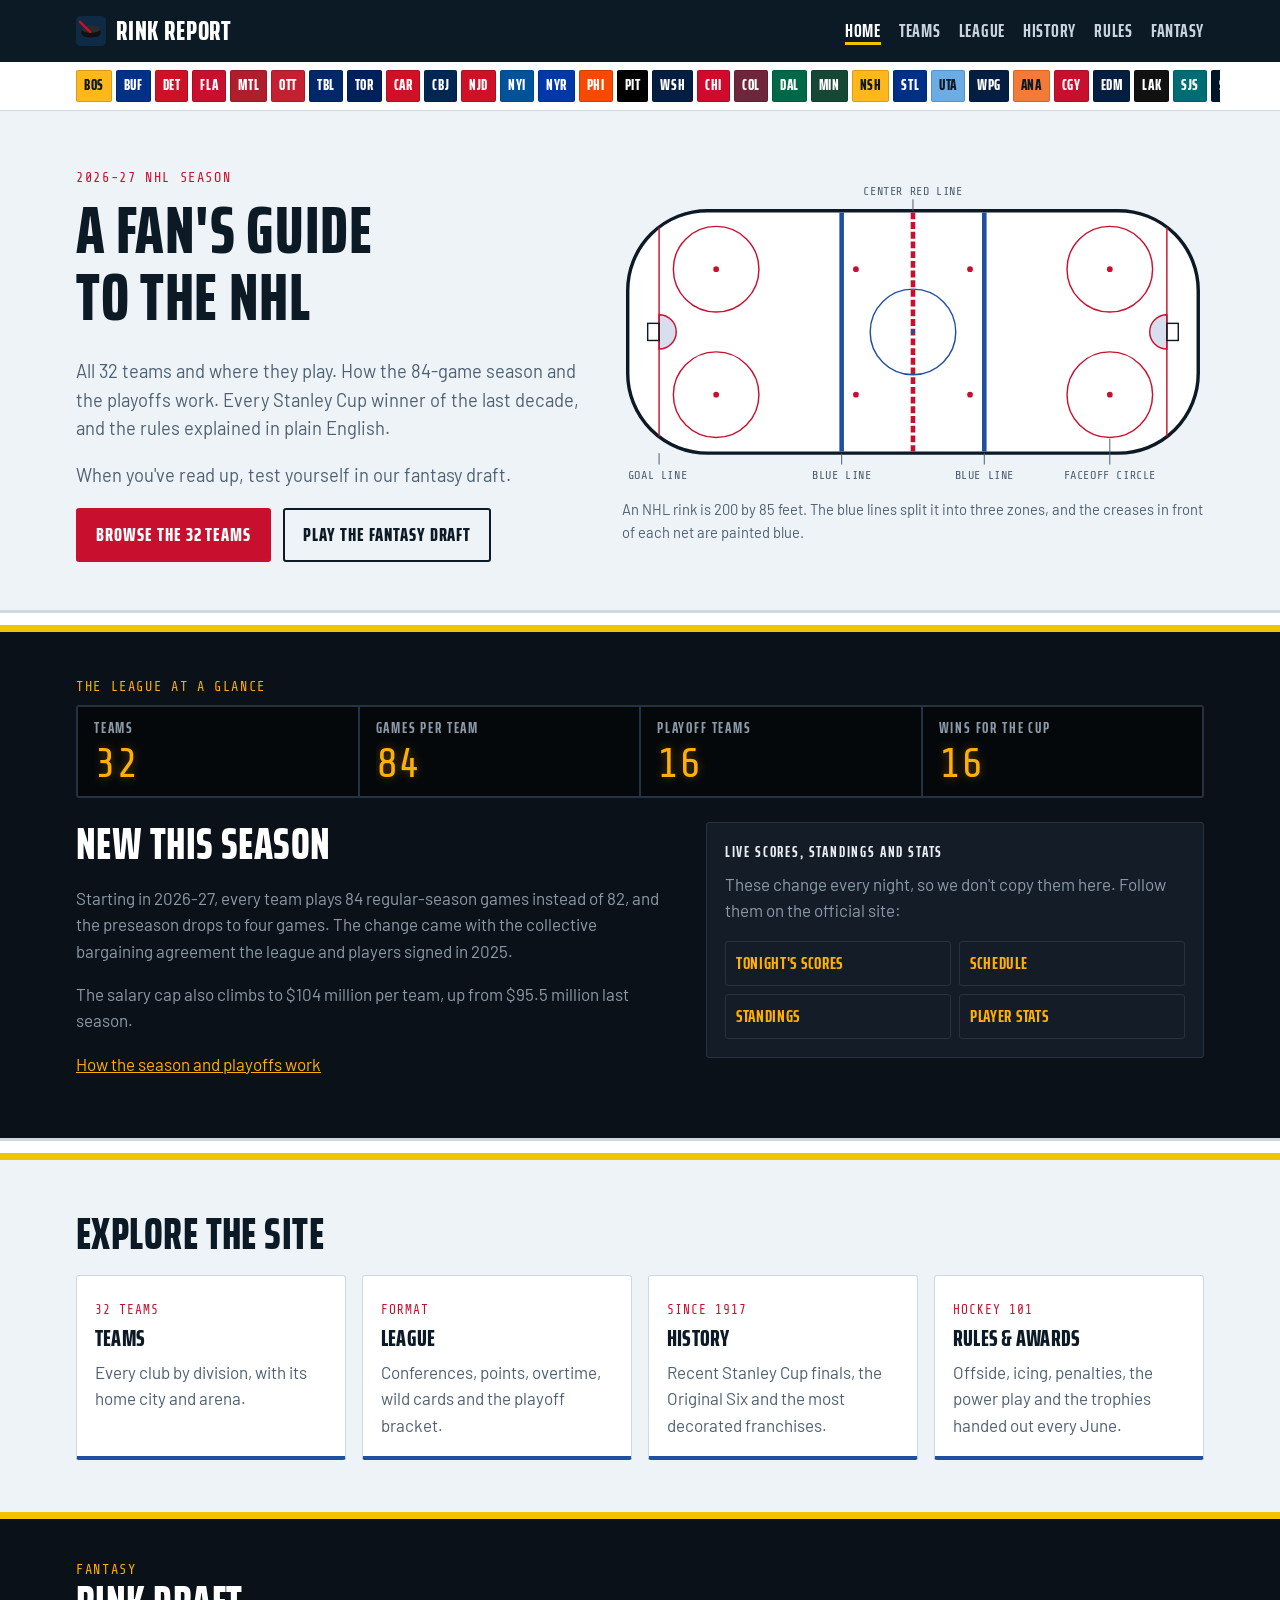
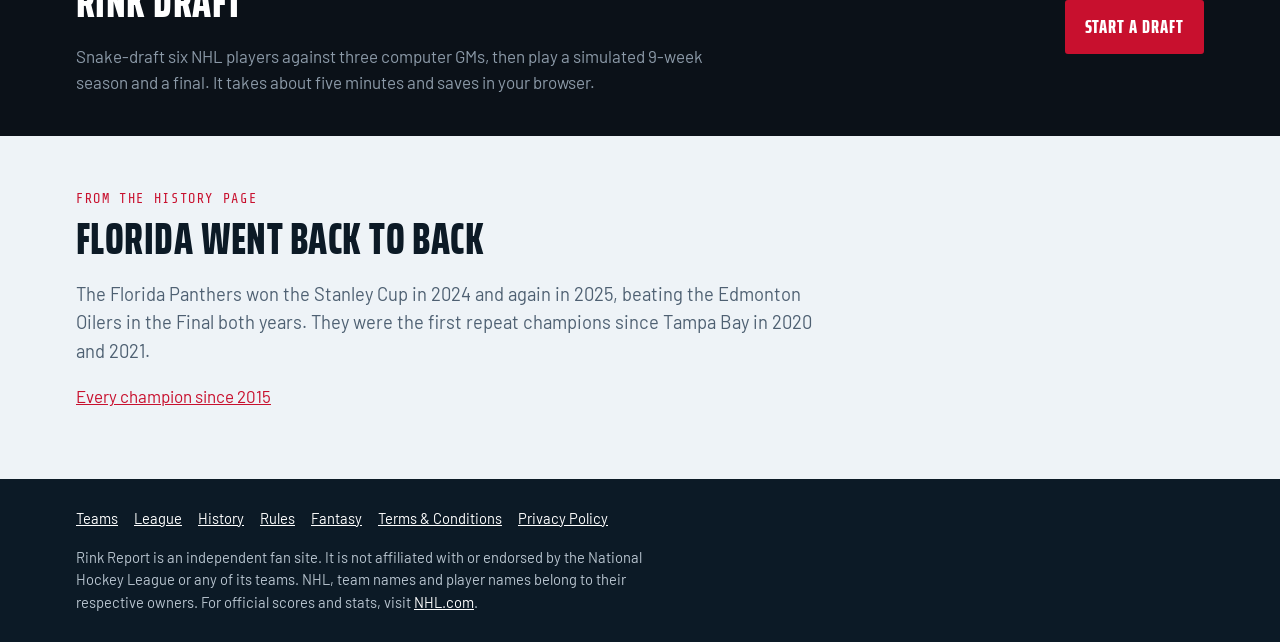
<file: index.html>
<!doctype html>
<html lang="en">
<head>
  <meta charset="utf-8">
  <meta name="viewport" content="width=device-width, initial-scale=1, viewport-fit=cover">
  <title>Rink Report | NHL Teams, Rules, History and Fantasy</title>
  <meta name="description" content="A fan guide to the NHL: all 32 teams, how the season and playoffs work, Stanley Cup history, rules, and a free fantasy draft game.">
  <link rel="icon" href="favicon.svg" type="image/svg+xml">
  <link rel="preconnect" href="https://fonts.googleapis.com">
  <link rel="preconnect" href="https://fonts.gstatic.com" crossorigin>
  <link href="https://fonts.googleapis.com/css2?family=Barlow:wght@400;600;700&amp;family=Saira+Extra+Condensed:wght@700;800&amp;family=Share+Tech+Mono&amp;display=swap" rel="stylesheet">
  <link rel="stylesheet" href="styles.css">
</head>
<body>
  <header class="site-header">
    <div class="wrap">
      <a class="brand" href="index.html"><img src="favicon.svg" alt="">Rink Report</a>
      <nav class="site-nav" aria-label="Main">
        <a href="index.html" aria-current="page">Home</a>
        <a href="teams.html">Teams</a>
        <a href="league.html">League</a>
        <a href="history.html">History</a>
        <a href="rules.html">Rules</a>
        <a href="fantasy.html">Fantasy</a>
      </nav>
    </div>
  </header>
  <nav class="teambar" aria-label="All 32 teams"><div class="wrap"><a href="teams.html#bos" style="background:#FFB81C;color:#0c1a26" title="Boston Bruins">BOS</a><a href="teams.html#buf" style="background:#003087;color:#ffffff" title="Buffalo Sabres">BUF</a><a href="teams.html#det" style="background:#CE1126;color:#ffffff" title="Detroit Red Wings">DET</a><a href="teams.html#fla" style="background:#C8102E;color:#ffffff" title="Florida Panthers">FLA</a><a href="teams.html#mtl" style="background:#AF1E2D;color:#ffffff" title="Montreal Canadiens">MTL</a><a href="teams.html#ott" style="background:#C52032;color:#ffffff" title="Ottawa Senators">OTT</a><a href="teams.html#tbl" style="background:#002868;color:#ffffff" title="Tampa Bay Lightning">TBL</a><a href="teams.html#tor" style="background:#00205B;color:#ffffff" title="Toronto Maple Leafs">TOR</a><a href="teams.html#car" style="background:#CE1126;color:#ffffff" title="Carolina Hurricanes">CAR</a><a href="teams.html#cbj" style="background:#002654;color:#ffffff" title="Columbus Blue Jackets">CBJ</a><a href="teams.html#njd" style="background:#CE1126;color:#ffffff" title="New Jersey Devils">NJD</a><a href="teams.html#nyi" style="background:#00539B;color:#ffffff" title="New York Islanders">NYI</a><a href="teams.html#nyr" style="background:#0038A8;color:#ffffff" title="New York Rangers">NYR</a><a href="teams.html#phi" style="background:#F74902;color:#ffffff" title="Philadelphia Flyers">PHI</a><a href="teams.html#pit" style="background:#000000;color:#ffffff" title="Pittsburgh Penguins">PIT</a><a href="teams.html#wsh" style="background:#041E42;color:#ffffff" title="Washington Capitals">WSH</a><a href="teams.html#chi" style="background:#CF0A2C;color:#ffffff" title="Chicago Blackhawks">CHI</a><a href="teams.html#col" style="background:#6F263D;color:#ffffff" title="Colorado Avalanche">COL</a><a href="teams.html#dal" style="background:#006847;color:#ffffff" title="Dallas Stars">DAL</a><a href="teams.html#min" style="background:#154734;color:#ffffff" title="Minnesota Wild">MIN</a><a href="teams.html#nsh" style="background:#FFB81C;color:#0c1a26" title="Nashville Predators">NSH</a><a href="teams.html#stl" style="background:#002F87;color:#ffffff" title="St. Louis Blues">STL</a><a href="teams.html#uta" style="background:#6CACE4;color:#0c1a26" title="Utah Mammoth">UTA</a><a href="teams.html#wpg" style="background:#041E42;color:#ffffff" title="Winnipeg Jets">WPG</a><a href="teams.html#ana" style="background:#F47A38;color:#0c1a26" title="Anaheim Ducks">ANA</a><a href="teams.html#cgy" style="background:#C8102E;color:#ffffff" title="Calgary Flames">CGY</a><a href="teams.html#edm" style="background:#041E42;color:#ffffff" title="Edmonton Oilers">EDM</a><a href="teams.html#lak" style="background:#111111;color:#ffffff" title="Los Angeles Kings">LAK</a><a href="teams.html#sjs" style="background:#006D75;color:#ffffff" title="San Jose Sharks">SJS</a><a href="teams.html#sea" style="background:#001628;color:#ffffff" title="Seattle Kraken">SEA</a><a href="teams.html#van" style="background:#00205B;color:#ffffff" title="Vancouver Canucks">VAN</a><a href="teams.html#vgk" style="background:#B4975A;color:#0c1a26" title="Vegas Golden Knights">VGK</a></div></nav>

  <main>
    <section class="hero">
      <div class="wrap">
        <div>
          <p class="eyebrow">2026-27 NHL season</p>
          <h1>A fan's guide to the NHL</h1>
          <p class="lead">All 32 teams and where they play. How the 84-game season and the playoffs work. Every Stanley Cup winner of the last decade, and the rules explained in plain English.</p>
          <p class="lead">When you've read up, test yourself in our fantasy draft.</p>
          <div class="actions">
            <a class="btn" href="teams.html">Browse the 32 teams</a>
            <a class="btn ghost" href="fantasy.html">Play the fantasy draft</a>
          </div>
        </div>
        <figure class="rink-fig">
          <svg viewBox="-2 -9 204 107" role="img" aria-labelledby="rink-title">
            <title id="rink-title">Top-down diagram of an NHL rink with the goal lines, blue lines, center red line and faceoff circles labeled</title>
            <rect class="rk-ice" x="0" y="0" width="200" height="85" rx="28"/>
            <line class="rk-red" x1="11" y1="5.8" x2="11" y2="79.2" stroke-width="0.5"/>
            <line class="rk-red" x1="189" y1="5.8" x2="189" y2="79.2" stroke-width="0.5"/>
            <line class="rk-blue" x1="75" y1="0.6" x2="75" y2="84.4" stroke-width="1.6"/>
            <line class="rk-blue" x1="125" y1="0.6" x2="125" y2="84.4" stroke-width="1.6"/>
            <line class="rk-red" x1="100" y1="0.6" x2="100" y2="84.4" stroke-width="1.6" stroke-dasharray="2.4 1"/>
            <circle class="rk-blue" cx="100" cy="42.5" r="15" stroke-width="0.5"/>
            <circle cx="100" cy="42.5" r="0.8" fill="var(--blue)"/>
            <circle class="rk-red" cx="31" cy="20.5" r="15" stroke-width="0.5"/>
            <circle class="rk-red" cx="31" cy="64.5" r="15" stroke-width="0.5"/>
            <circle class="rk-red" cx="169" cy="20.5" r="15" stroke-width="0.5"/>
            <circle class="rk-red" cx="169" cy="64.5" r="15" stroke-width="0.5"/>
            <circle class="rk-redfill" cx="31" cy="20.5" r="1"/>
            <circle class="rk-redfill" cx="31" cy="64.5" r="1"/>
            <circle class="rk-redfill" cx="169" cy="20.5" r="1"/>
            <circle class="rk-redfill" cx="169" cy="64.5" r="1"/>
            <circle class="rk-redfill" cx="80" cy="20.5" r="1"/>
            <circle class="rk-redfill" cx="80" cy="64.5" r="1"/>
            <circle class="rk-redfill" cx="120" cy="20.5" r="1"/>
            <circle class="rk-redfill" cx="120" cy="64.5" r="1"/>
            <path class="rk-crease" d="M11 36.5 A6 6 0 0 1 11 48.5 Z"/>
            <path class="rk-crease" d="M189 36.5 A6 6 0 0 0 189 48.5 Z"/>
            <rect x="7" y="39.5" width="4" height="6" fill="none" stroke="var(--ink)" stroke-width="0.5"/>
            <rect x="189" y="39.5" width="4" height="6" fill="none" stroke="var(--ink)" stroke-width="0.5"/>
            <line class="rk-tick" x1="11" y1="85" x2="11" y2="89"/>
            <line class="rk-tick" x1="75" y1="85" x2="75" y2="89"/>
            <line class="rk-tick" x1="100" y1="-4" x2="100" y2="0"/>
            <line class="rk-tick" x1="125" y1="85" x2="125" y2="89"/>
            <line class="rk-tick" x1="169" y1="80" x2="169" y2="89"/>
            <text class="rk-label" x="0" y="94">GOAL LINE</text>
            <text class="rk-label" x="75" y="94" text-anchor="middle">BLUE LINE</text>
            <text class="rk-label" x="100" y="-5.5" text-anchor="middle">CENTER RED LINE</text>
            <text class="rk-label" x="125" y="94" text-anchor="middle">BLUE LINE</text>
            <text class="rk-label" x="169" y="94" text-anchor="middle">FACEOFF CIRCLE</text>
          </svg>
          <figcaption class="note">An NHL rink is 200 by 85 feet. The blue lines split it into three zones, and the creases in front of each net are painted blue.</figcaption>
        </figure>
      </div>
    </section>

    <div class="boards" aria-hidden="true"></div>

    <section class="arena glance">
      <div class="wrap">
        <p class="eyebrow">The league at a glance</p>
        <div class="scoreboard facts">
          <div class="sb-cell"><div class="sb-label">Teams</div><div class="sb-value">32</div></div>
          <div class="sb-cell"><div class="sb-label">Games per team</div><div class="sb-value">84</div></div>
          <div class="sb-cell"><div class="sb-label">Playoff teams</div><div class="sb-value">16</div></div>
          <div class="sb-cell"><div class="sb-label">Wins for the Cup</div><div class="sb-value">16</div></div>
        </div>
        <div class="glance-grid">
          <div>
            <h2>New this season</h2>
            <p>Starting in 2026-27, every team plays 84 regular-season games instead of 82, and the preseason drops to four games. The change came with the collective bargaining agreement the league and players signed in 2025.</p>
            <p>The salary cap also climbs to $104 million per team, up from $95.5 million last season.</p>
            <p><a href="league.html">How the season and playoffs work</a></p>
          </div>
          <div class="live">
            <p class="sb-label">Live scores, standings and stats</p>
            <p>These change every night, so we don't copy them here. Follow them on the official site:</p>
            <ul class="live-links">
              <li><a href="https://www.nhl.com/scores">Tonight's scores</a></li>
              <li><a href="https://www.nhl.com/schedule">Schedule</a></li>
              <li><a href="https://www.nhl.com/standings">Standings</a></li>
              <li><a href="https://www.nhl.com/stats">Player stats</a></li>
            </ul>
          </div>
        </div>
      </div>
    </section>

    <div class="boards" aria-hidden="true"></div>

    <section class="explore">
      <div class="wrap">
        <h2>Explore the site</h2>
        <div class="explore-grid">
          <a class="tile" href="teams.html">
            <span class="tile-k">32 teams</span>
            <h3>Teams</h3>
            <p>Every club by division, with its home city and arena.</p>
          </a>
          <a class="tile" href="league.html">
            <span class="tile-k">Format</span>
            <h3>League</h3>
            <p>Conferences, points, overtime, wild cards and the playoff bracket.</p>
          </a>
          <a class="tile" href="history.html">
            <span class="tile-k">Since 1917</span>
            <h3>History</h3>
            <p>Recent Stanley Cup finals, the Original Six and the most decorated franchises.</p>
          </a>
          <a class="tile" href="rules.html">
            <span class="tile-k">Hockey 101</span>
            <h3>Rules &amp; awards</h3>
            <p>Offside, icing, penalties, the power play and the trophies handed out every June.</p>
          </a>
        </div>
      </div>
    </section>

    <section class="promo">
      <div class="wrap promo-inner">
        <div>
          <p class="eyebrow">Fantasy</p>
          <h2>Rink Draft</h2>
          <p>Snake-draft six NHL players against three computer GMs, then play a simulated 9-week season and a final. It takes about five minutes and saves in your browser.</p>
        </div>
        <a class="btn" href="fantasy.html">Start a draft</a>
      </div>
    </section>

    <section class="champ-strip">
      <div class="wrap">
        <p class="eyebrow">From the history page</p>
        <h2>Florida went back to back</h2>
        <p class="lead">The Florida Panthers won the Stanley Cup in 2024 and again in 2025, beating the Edmonton Oilers in the Final both years. They were the first repeat champions since Tampa Bay in 2020 and 2021.</p>
        <p><a href="history.html">Every champion since 2015</a></p>
      </div>
    </section>
  </main>

  <footer class="site-footer">
    <div class="wrap">
      <div class="foot-links">
        <a href="teams.html">Teams</a>
        <a href="league.html">League</a>
        <a href="history.html">History</a>
        <a href="rules.html">Rules</a>
        <a href="fantasy.html">Fantasy</a>
        <a href="terms.html">Terms &amp; Conditions</a>
        <a href="privacy.html">Privacy Policy</a>
      </div>
      <p>Rink Report is an independent fan site. It is not affiliated with or endorsed by the National Hockey League or any of its teams. NHL, team names and player names belong to their respective owners. For official scores and stats, visit <a href="https://www.nhl.com">NHL.com</a>.</p>
    </div>
  </footer>
</body>
</html>
</file>
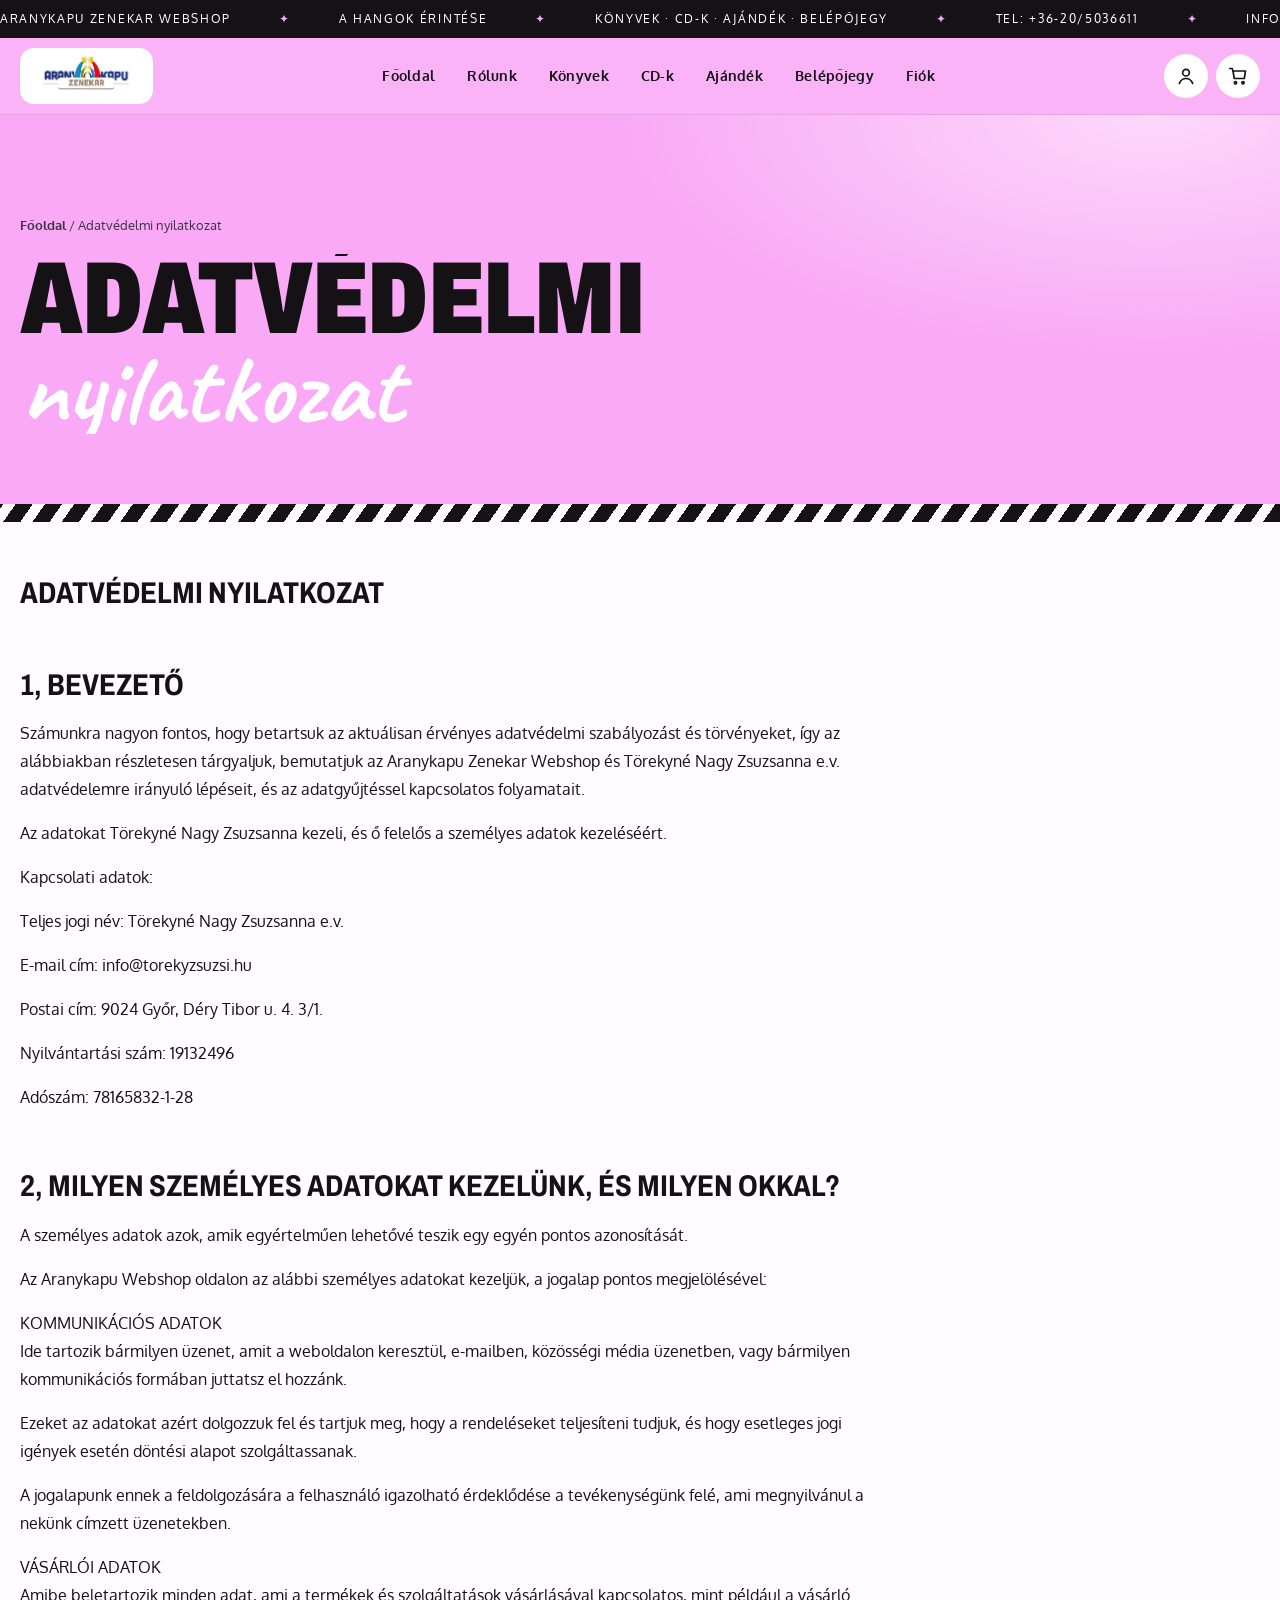
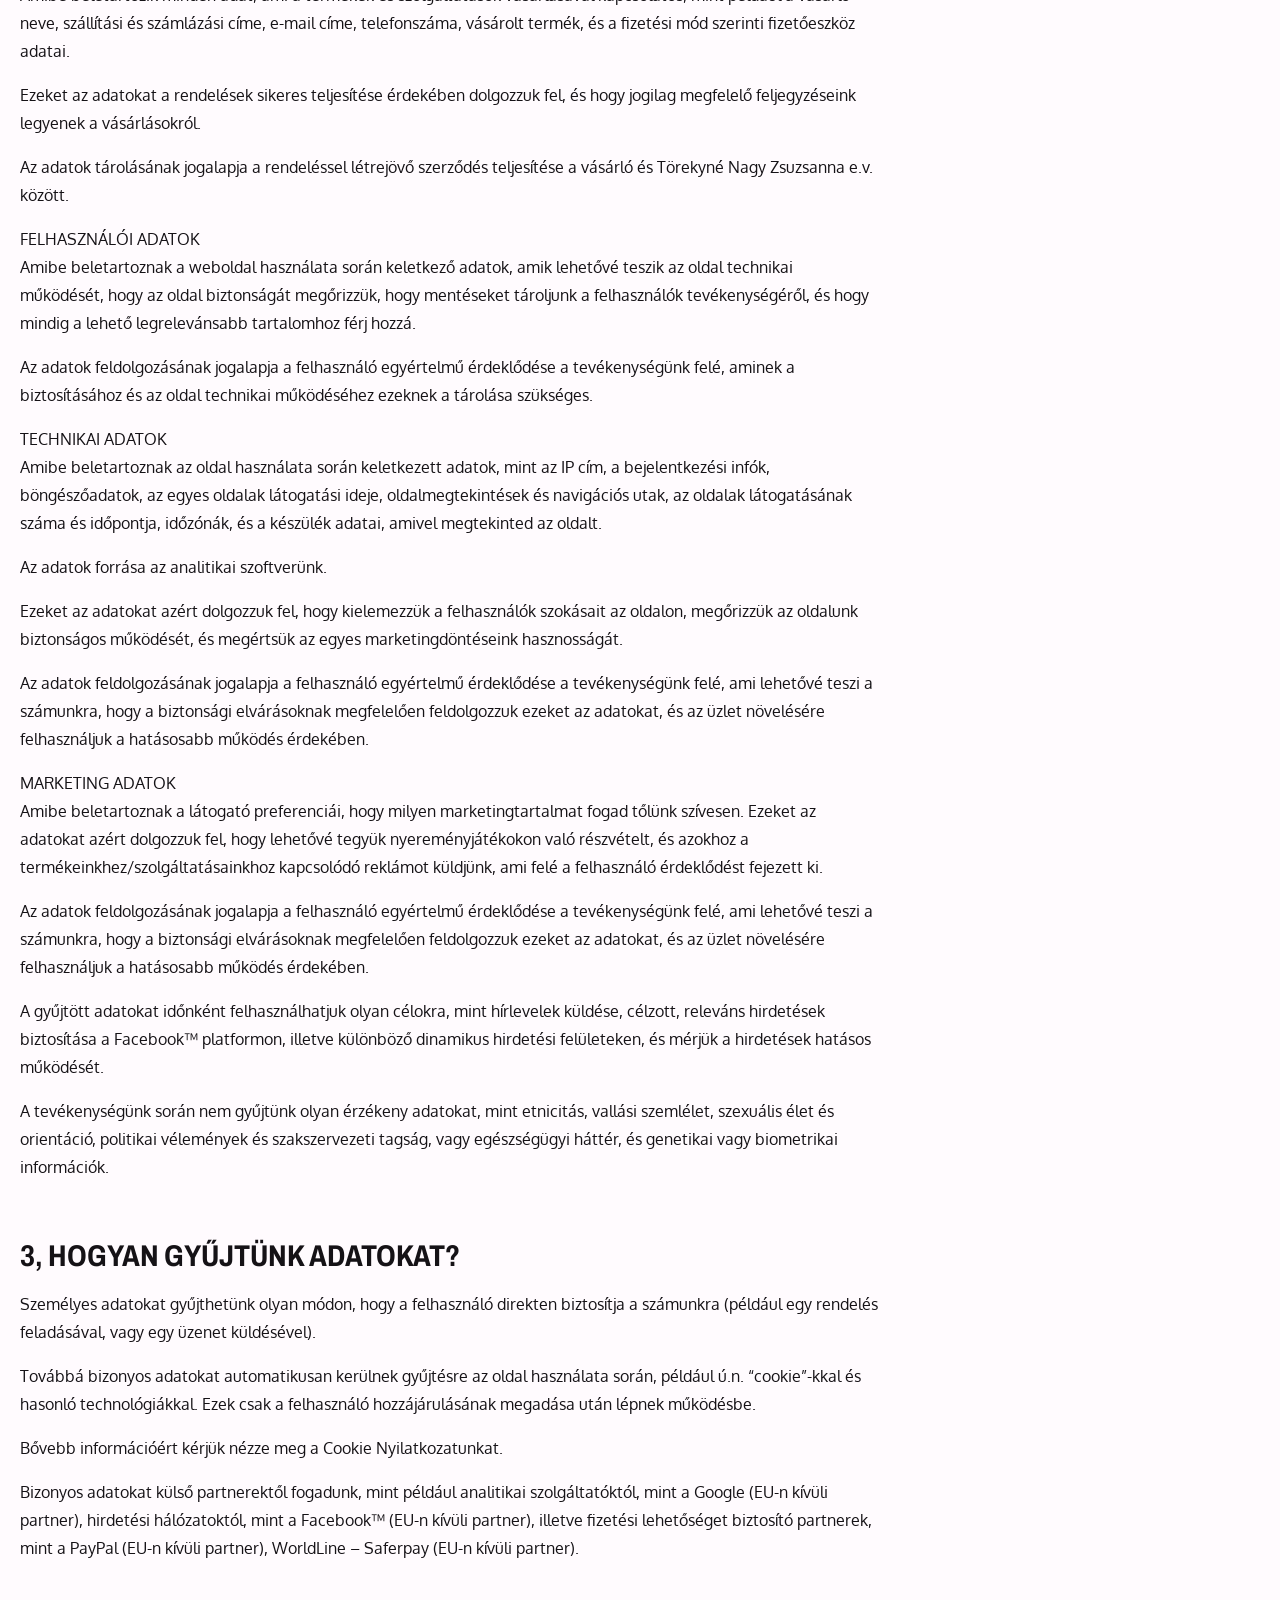
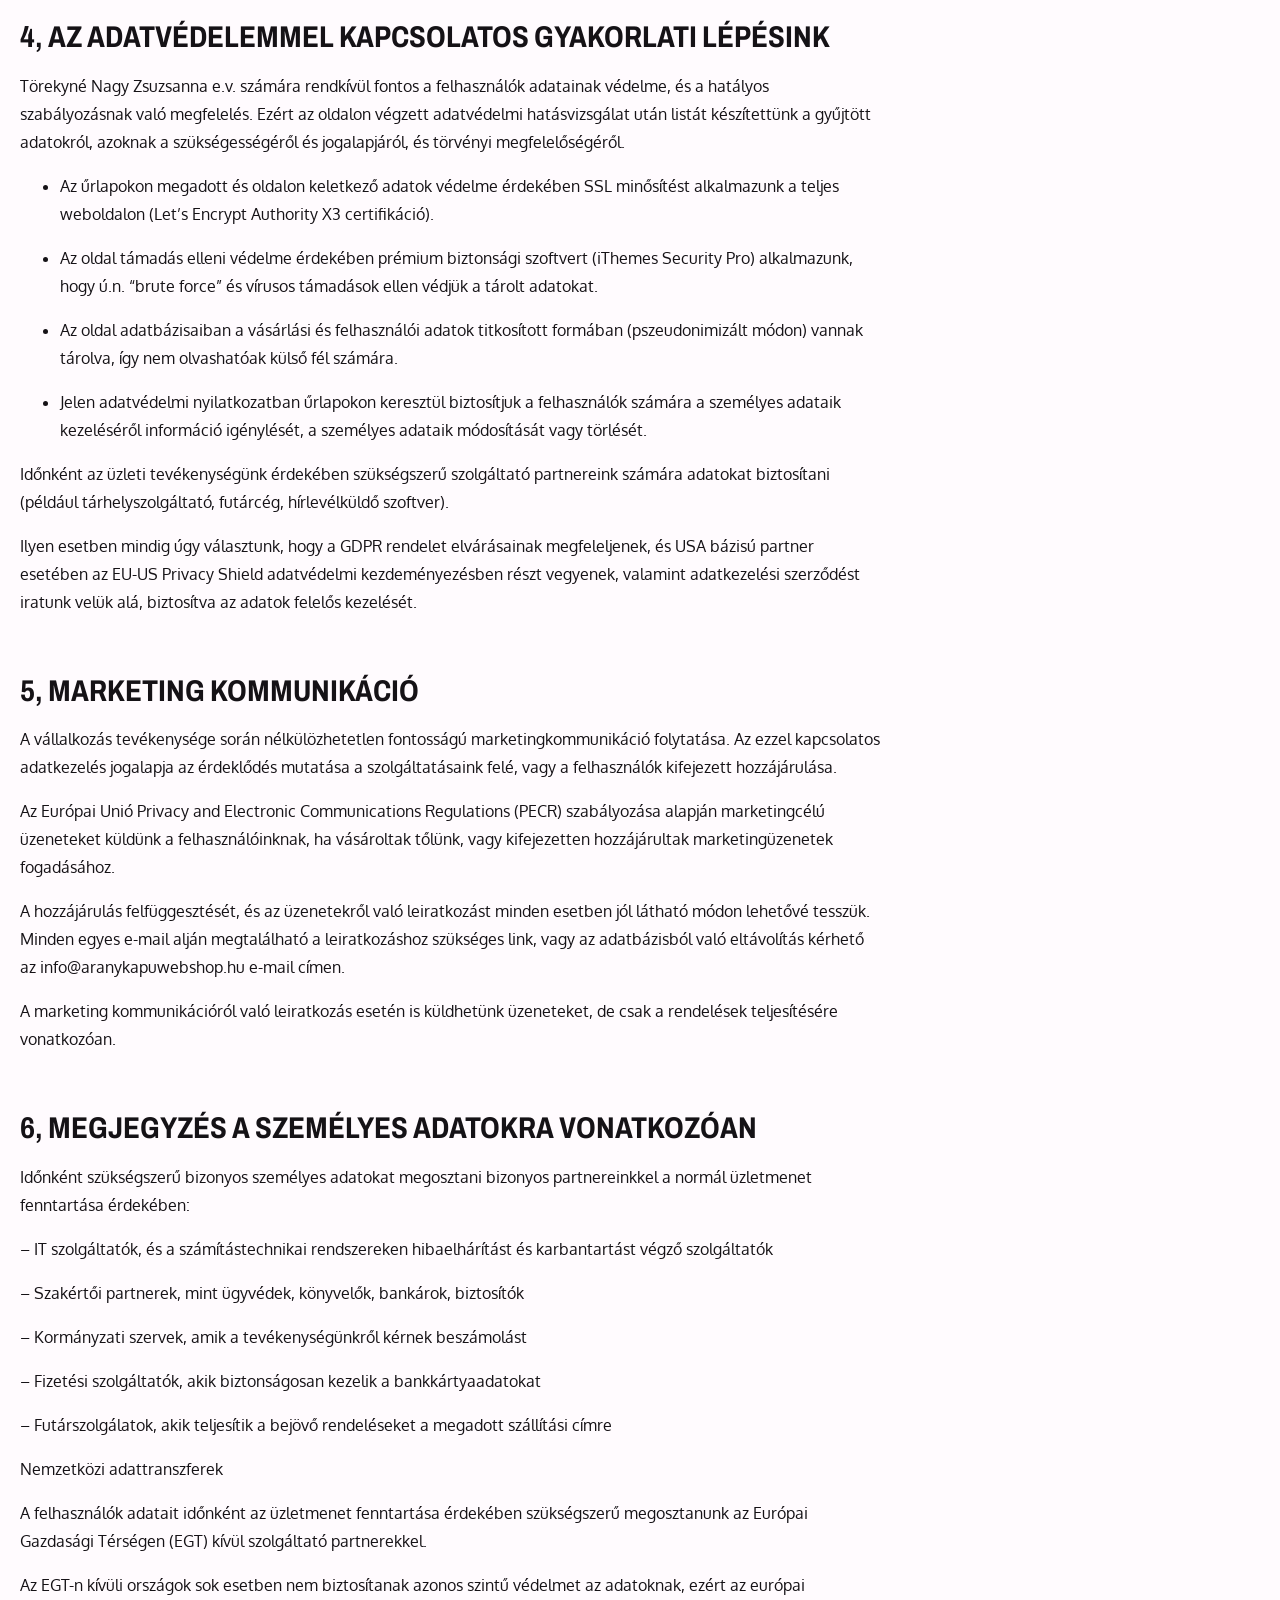
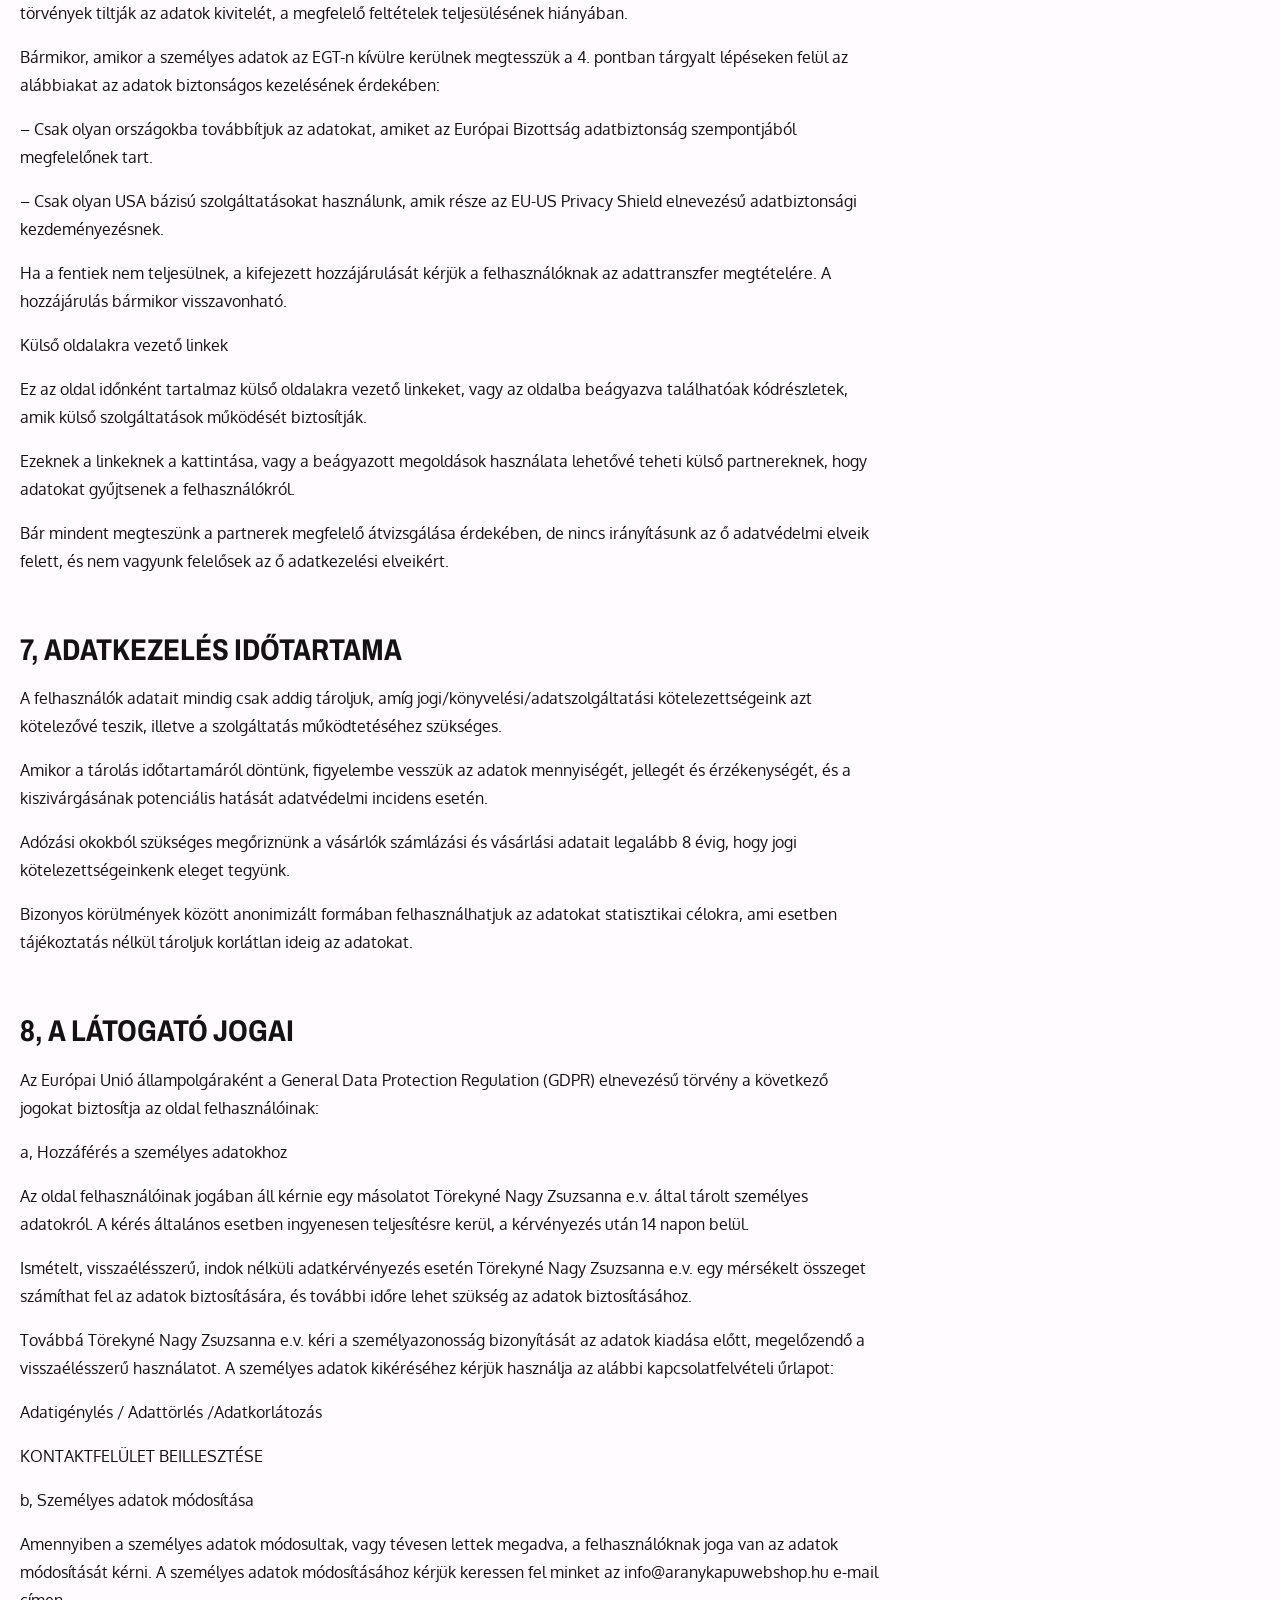
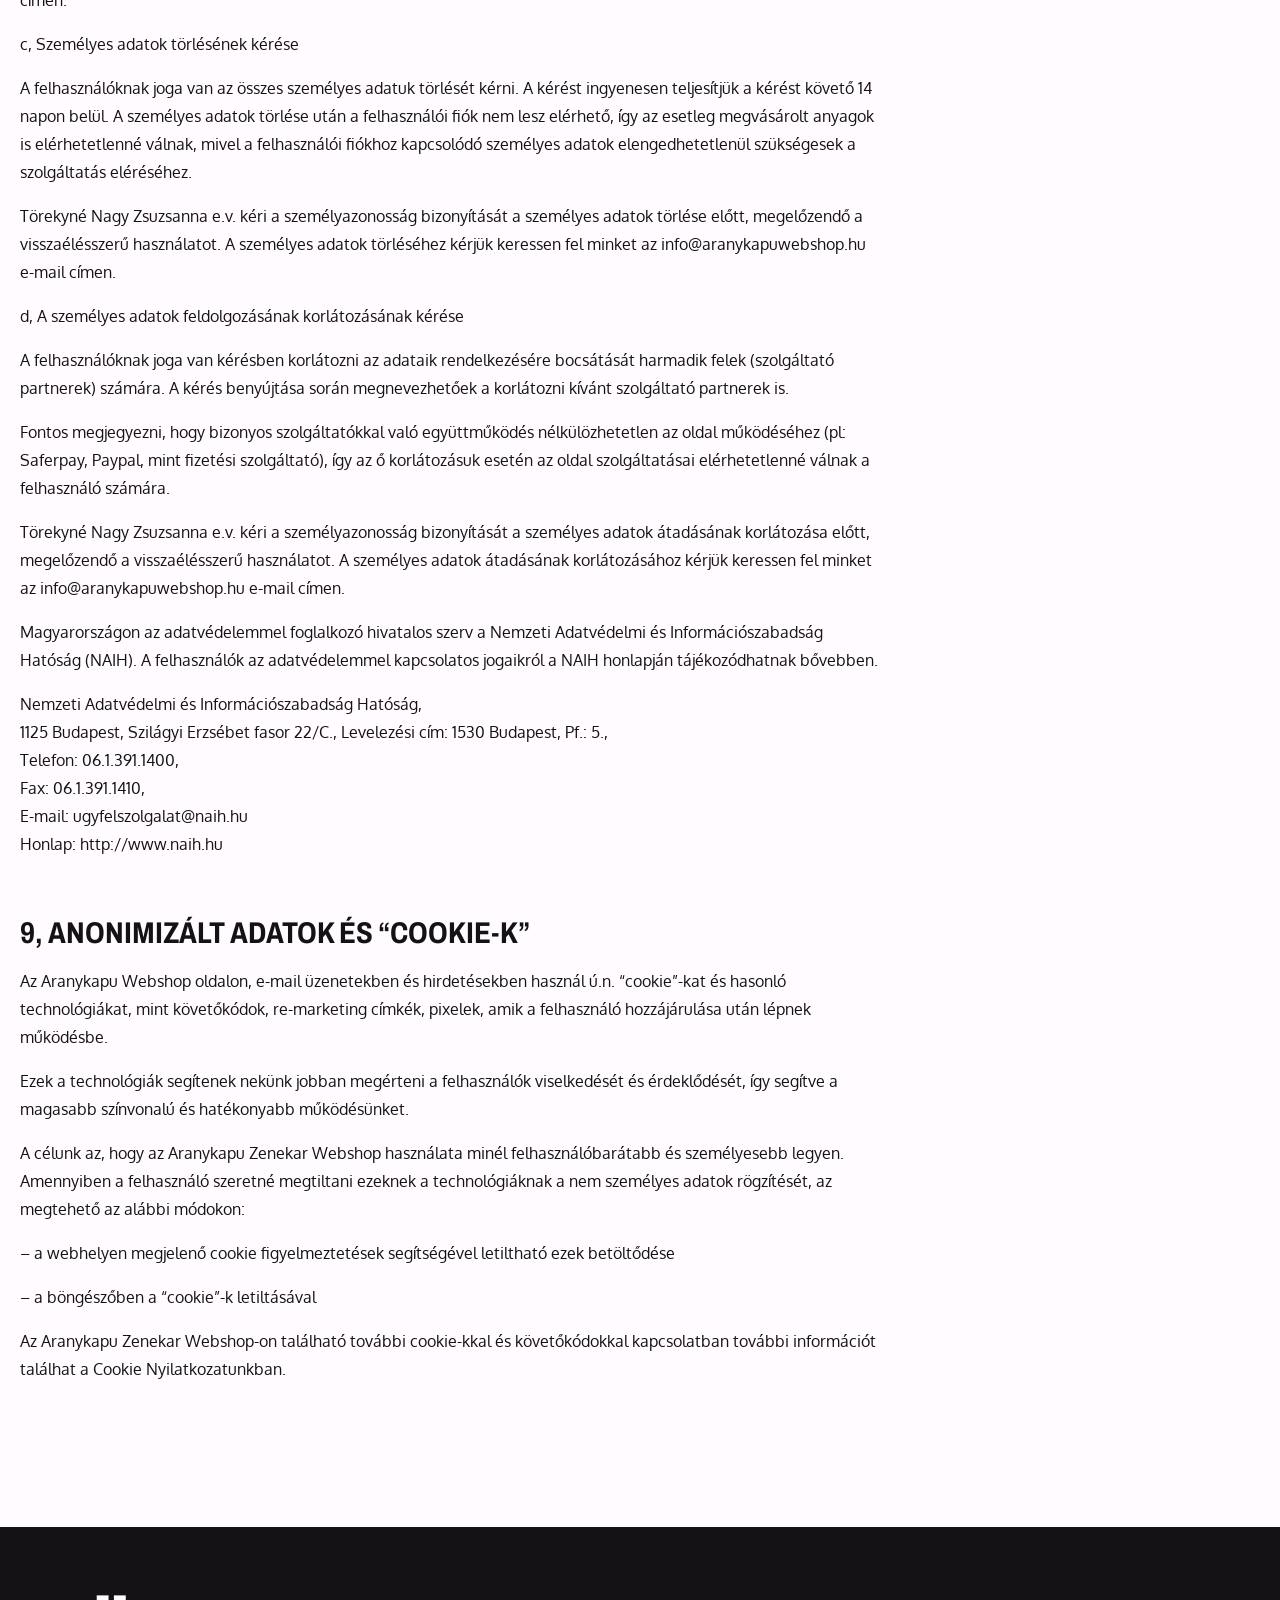
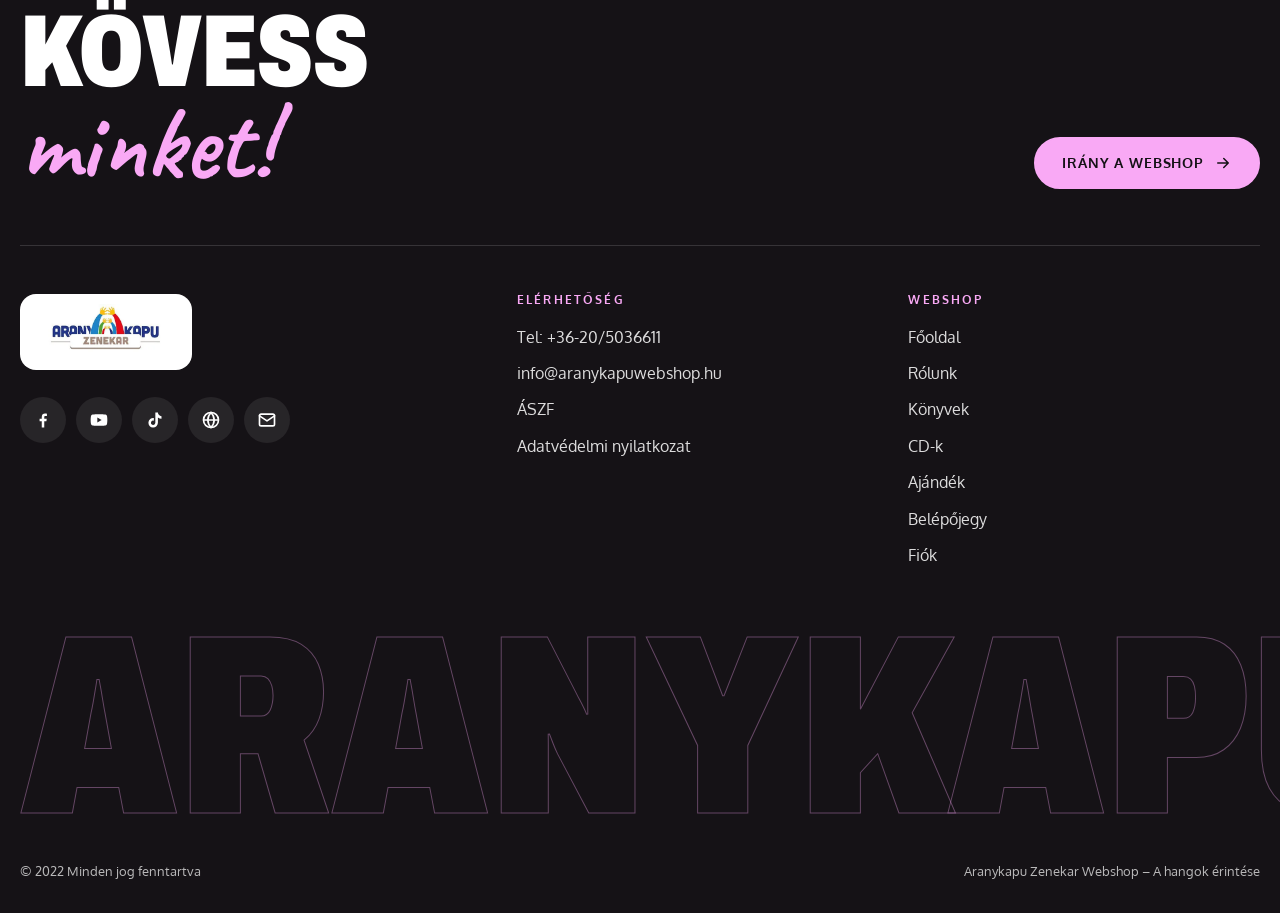
<file: adatvedelmi-nyilatkozat.html>
<!doctype html>
<html lang="hu">
<head>
  <meta charset="utf-8">
  <meta name="viewport" content="width=device-width, initial-scale=1">
  <title>Adatvédelmi nyilatkozat – Aranykapu Zenekar Webshop</title>
  <meta name="description" content="Adatvédelmi nyilatkozat – Aranykapu Zenekar Webshop">
  <meta name="theme-color" content="#f9a9f5">
  <link rel="icon" href="assets/img/cropped-site-logo.webp">
  <link rel="preconnect" href="https://fonts.googleapis.com">
  <link rel="preconnect" href="https://fonts.gstatic.com" crossorigin>
  <link href="https://fonts.googleapis.com/css2?family=Archivo:wdth,wght@62..125,400..900&family=Caveat:wght@600;700&family=Oxygen:wght@400;700&display=swap" rel="stylesheet">
  <link rel="stylesheet" href="assets/css/style.css">
</head>
<body data-page="legal">
  <div id="site-header"></div>

  <main>
    <section class="page-hero">
      <div class="wrap">
        <nav class="breadcrumb" aria-label="Morzsamenü"><a href="index.html">Főoldal</a> / Adatvédelmi nyilatkozat</nav>
        <h1 class="display" style="font-size:clamp(46px,8vw,120px)"><span class="split-line"><span>Adatvédelmi</span></span><span class="split-line"><span class="script" style="color:var(--white)">nyilatkozat</span></span></h1>
      </div>
    </section>
    <div class="stripes" aria-hidden="true"></div>
    <section class="section" style="padding-top:56px">
      <div class="wrap">
        <article class="prose legal">
<h2>ADATVÉDELMI NYILATKOZAT</h2><h2>1, BEVEZETŐ</h2><p>Számunkra nagyon fontos, hogy betartsuk az aktuálisan érvényes adatvédelmi szabályozást és törvényeket, így az alábbiakban részletesen tárgyaljuk, bemutatjuk az Aranykapu Zenekar Webshop és Törekyné Nagy Zsuzsanna e.v. adatvédelemre irányuló lépéseit, és az adatgyűjtéssel kapcsolatos folyamatait.</p><p>Az adatokat Törekyné Nagy Zsuzsanna kezeli, és ő felelős a személyes adatok kezeléséért.</p><p>Kapcsolati adatok:</p><p>Teljes jogi név: Törekyné Nagy Zsuzsanna e.v.</p><p>E-mail cím: info@torekyzsuzsi.hu</p><p>Postai cím: 9024 Győr, Déry Tibor u. 4. 3/1.</p><p>Nyilvántartási szám: 19132496</p><p>Adószám: 78165832-1-28</p><h2>2, MILYEN SZEMÉLYES ADATOKAT KEZELÜNK, ÉS MILYEN OKKAL?</h2><p>A személyes adatok azok, amik egyértelműen lehetővé teszik egy egyén pontos azonosítását.</p><p>Az Aranykapu Webshop oldalon az alábbi személyes adatokat kezeljük, a jogalap pontos megjelölésével:</p><p>KOMMUNIKÁCIÓS ADATOK<br>Ide tartozik bármilyen üzenet, amit a weboldalon keresztül, e-mailben, közösségi média üzenetben, vagy bármilyen kommunikációs formában juttatsz el hozzánk.</p><p>Ezeket az adatokat azért dolgozzuk fel és tartjuk meg, hogy a rendeléseket teljesíteni tudjuk, és hogy esetleges jogi igények esetén döntési alapot szolgáltassanak.</p><p>A jogalapunk ennek a feldolgozására a felhasználó igazolható érdeklődése a tevékenységünk felé, ami megnyilvánul a nekünk címzett üzenetekben.</p><p>VÁSÁRLÓI ADATOK<br>Amibe beletartozik minden adat, ami a termékek és szolgáltatások vásárlásával kapcsolatos, mint például a vásárló neve, szállítási és számlázási címe, e-mail címe, telefonszáma, vásárolt termék, és a fizetési mód szerinti fizetőeszköz adatai.</p><p>Ezeket az adatokat a rendelések sikeres teljesítése érdekében dolgozzuk fel, és hogy jogilag megfelelő feljegyzéseink legyenek a vásárlásokról.</p><p>Az adatok tárolásának jogalapja a rendeléssel létrejövő szerződés teljesítése a vásárló és Törekyné Nagy Zsuzsanna e.v. között.</p><p>FELHASZNÁLÓI ADATOK<br>Amibe beletartoznak a weboldal használata során keletkező adatok, amik lehetővé teszik az oldal technikai működését, hogy az oldal biztonságát megőrizzük, hogy mentéseket tároljunk a felhasználók tevékenységéről, és hogy mindig a lehető legrelevánsabb tartalomhoz férj hozzá.</p><p>Az adatok feldolgozásának jogalapja a felhasználó egyértelmű érdeklődése a tevékenységünk felé, aminek a biztosításához és az oldal technikai működéséhez ezeknek a tárolása szükséges.</p><p>TECHNIKAI ADATOK<br>Amibe beletartoznak az oldal használata során keletkezett adatok, mint az IP cím, a bejelentkezési infók, böngészőadatok, az egyes oldalak látogatási ideje, oldalmegtekintések és navigációs utak, az oldalak látogatásának száma és időpontja, időzónák, és a készülék adatai, amivel megtekinted az oldalt.</p><p>Az adatok forrása az analitikai szoftverünk.</p><p>Ezeket az adatokat azért dolgozzuk fel, hogy kielemezzük a felhasználók szokásait az oldalon, megőrizzük az oldalunk biztonságos működését, és megértsük az egyes marketingdöntéseink hasznosságát.</p><p>Az adatok feldolgozásának jogalapja a felhasználó egyértelmű érdeklődése a tevékenységünk felé, ami lehetővé teszi a számunkra, hogy a biztonsági elvárásoknak megfelelően feldolgozzuk ezeket az adatokat, és az üzlet növelésére felhasználjuk a hatásosabb működés érdekében.</p><p>MARKETING ADATOK<br>Amibe beletartoznak a látogató preferenciái, hogy milyen marketingtartalmat fogad tőlünk szívesen. Ezeket az adatokat azért dolgozzuk fel, hogy lehetővé tegyük nyereményjátékokon való részvételt, és azokhoz a termékeinkhez/szolgáltatásainkhoz kapcsolódó reklámot küldjünk, ami felé a felhasználó érdeklődést fejezett ki.</p><p>Az adatok feldolgozásának jogalapja a felhasználó egyértelmű érdeklődése a tevékenységünk felé, ami lehetővé teszi a számunkra, hogy a biztonsági elvárásoknak megfelelően feldolgozzuk ezeket az adatokat, és az üzlet növelésére felhasználjuk a hatásosabb működés érdekében.</p><p>A gyűjtött adatokat időnként felhasználhatjuk olyan célokra, mint hírlevelek küldése, célzott, releváns hirdetések biztosítása a Facebook™ platformon, illetve különböző dinamikus hirdetési felületeken, és mérjük a hirdetések hatásos működését.</p><p>A tevékenységünk során nem gyűjtünk olyan érzékeny adatokat, mint etnicitás, vallási szemlélet, szexuális élet és orientáció, politikai vélemények és szakszervezeti tagság, vagy egészségügyi háttér, és genetikai vagy biometrikai információk.</p><h2>3, HOGYAN GYŰJTÜNK ADATOKAT?</h2><p>Személyes adatokat gyűjthetünk olyan módon, hogy a felhasználó direkten biztosítja a számunkra (például egy rendelés feladásával, vagy egy üzenet küldésével).</p><p>Továbbá bizonyos adatokat automatikusan kerülnek gyűjtésre az oldal használata során, például ú.n. “cookie”-kkal és hasonló technológiákkal. Ezek csak a felhasználó hozzájárulásának megadása után lépnek működésbe.</p><p>Bővebb információért kérjük nézze meg a Cookie Nyilatkozatunkat.</p><p>Bizonyos adatokat külső partnerektől fogadunk, mint például analitikai szolgáltatóktól, mint a Google (EU-n kívüli partner), hirdetési hálózatoktól, mint a Facebook™ (EU-n kívüli partner), illetve fizetési lehetőséget biztosító partnerek, mint a PayPal (EU-n kívüli partner), WorldLine – Saferpay (EU-n kívüli partner).</p><h2>4, AZ ADATVÉDELEMMEL KAPCSOLATOS GYAKORLATI LÉPÉSINK</h2><p>Törekyné Nagy Zsuzsanna e.v. számára rendkívül fontos a felhasználók adatainak védelme, és a hatályos szabályozásnak való megfelelés. Ezért az oldalon végzett adatvédelmi hatásvizsgálat után listát készítettünk a gyűjtött adatokról, azoknak a szükségességéről és jogalapjáról, és törvényi megfelelőségéről.</p><ul><li>Az űrlapokon megadott és oldalon keletkező adatok védelme érdekében SSL minősítést alkalmazunk a teljes weboldalon (Let’s Encrypt Authority X3 certifikáció).</li></ul><ul><li>Az oldal támadás elleni védelme érdekében prémium biztonsági szoftvert (iThemes Security Pro) alkalmazunk, hogy ú.n. “brute force” és vírusos támadások ellen védjük a tárolt adatokat.</li></ul><ul><li>Az oldal adatbázisaiban a vásárlási és felhasználói adatok titkosított formában (pszeudonimizált módon) vannak tárolva, így nem olvashatóak külső fél számára.</li></ul><ul><li>Jelen adatvédelmi nyilatkozatban űrlapokon keresztül biztosítjuk a felhasználók számára a személyes adataik kezeléséről információ igénylését, a személyes adataik módosítását vagy törlését.</li></ul><p>Időnként az üzleti tevékenységünk érdekében szükségszerű szolgáltató partnereink számára adatokat biztosítani (például tárhelyszolgáltató, futárcég, hírlevélküldő szoftver).</p><p>Ilyen esetben mindig úgy választunk, hogy a GDPR rendelet elvárásainak megfeleljenek, és USA bázisú partner esetében az EU-US Privacy Shield adatvédelmi kezdeményezésben részt vegyenek, valamint adatkezelési szerződést iratunk velük alá, biztosítva az adatok felelős kezelését.</p><h2>5, MARKETING KOMMUNIKÁCIÓ</h2><p>A vállalkozás tevékenysége során nélkülözhetetlen fontosságú marketingkommunikáció folytatása. Az ezzel kapcsolatos adatkezelés jogalapja az érdeklődés mutatása a szolgáltatásaink felé, vagy a felhasználók kifejezett hozzájárulása.</p><p>Az Európai Unió Privacy and Electronic Communications Regulations (PECR) szabályozása alapján marketingcélú üzeneteket küldünk a felhasználóinknak, ha vásároltak tőlünk, vagy kifejezetten hozzájárultak marketingüzenetek fogadásához.</p><p>A hozzájárulás felfüggesztését, és az üzenetekről való leiratkozást minden esetben jól látható módon lehetővé tesszük. Minden egyes e-mail alján megtalálható a leiratkozáshoz szükséges link, vagy az adatbázisból való eltávolítás kérhető az info@aranykapuwebshop.hu e-mail címen.</p><p>A marketing kommunikációról való leiratkozás esetén is küldhetünk üzeneteket, de csak a rendelések teljesítésére vonatkozóan.</p><h2>6, MEGJEGYZÉS A SZEMÉLYES ADATOKRA VONATKOZÓAN</h2><p>Időnként szükségszerű bizonyos személyes adatokat megosztani bizonyos partnereinkkel a normál üzletmenet fenntartása érdekében:</p><p>– IT szolgáltatók, és a számítástechnikai rendszereken hibaelhárítást és karbantartást végző szolgáltatók</p><p>– Szakértői partnerek, mint ügyvédek, könyvelők, bankárok, biztosítók</p><p>– Kormányzati szervek, amik a tevékenységünkről kérnek beszámolást</p><p>– Fizetési szolgáltatók, akik biztonságosan kezelik a bankkártyaadatokat</p><p>– Futárszolgálatok, akik teljesítik a bejövő rendeléseket a megadott szállítási címre</p><p>Nemzetközi adattranszferek</p><p>A felhasználók adatait időnként az üzletmenet fenntartása érdekében szükségszerű megosztanunk az Európai Gazdasági Térségen (EGT) kívül szolgáltató partnerekkel.</p><p>Az EGT-n kívüli országok sok esetben nem biztosítanak azonos szintű védelmet az adatoknak, ezért az európai törvények tiltják az adatok kivitelét, a megfelelő feltételek teljesülésének hiányában.</p><p>Bármikor, amikor a személyes adatok az EGT-n kívülre kerülnek megtesszük a 4. pontban tárgyalt lépéseken felül az alábbiakat az adatok biztonságos kezelésének érdekében:</p><p>– Csak olyan országokba továbbítjuk az adatokat, amiket az Európai Bizottság adatbiztonság szempontjából megfelelőnek tart.</p><p>– Csak olyan USA bázisú szolgáltatásokat használunk, amik része az EU-US Privacy Shield elnevezésű adatbiztonsági kezdeményezésnek.</p><p>Ha a fentiek nem teljesülnek, a kifejezett hozzájárulását kérjük a felhasználóknak az adattranszfer megtételére. A hozzájárulás bármikor visszavonható.</p><p>Külső oldalakra vezető linkek</p><p>Ez az oldal időnként tartalmaz külső oldalakra vezető linkeket, vagy az oldalba beágyazva találhatóak kódrészletek, amik külső szolgáltatások működését biztosítják.</p><p>Ezeknek a linkeknek a kattintása, vagy a beágyazott megoldások használata lehetővé teheti külső partnereknek, hogy adatokat gyűjtsenek a felhasználókról.</p><p>Bár mindent megteszünk a partnerek megfelelő átvizsgálása érdekében, de nincs irányításunk az ő adatvédelmi elveik felett, és nem vagyunk felelősek az ő adatkezelési elveikért.</p><h2>7, ADATKEZELÉS IDŐTARTAMA</h2><p>A felhasználók adatait mindig csak addig tároljuk, amíg jogi/könyvelési/adatszolgáltatási kötelezettségeink azt kötelezővé teszik, illetve a szolgáltatás működtetéséhez szükséges.</p><p>Amikor a tárolás időtartamáról döntünk, figyelembe vesszük az adatok mennyiségét, jellegét és érzékenységét, és a kiszivárgásának potenciális hatását adatvédelmi incidens esetén.</p><p>Adózási okokból szükséges megőriznünk a vásárlók számlázási és vásárlási adatait legalább 8 évig, hogy jogi kötelezettségeinkenk eleget tegyünk.</p><p>Bizonyos körülmények között anonimizált formában felhasználhatjuk az adatokat statisztikai célokra, ami esetben tájékoztatás nélkül tároljuk korlátlan ideig az adatokat.</p><h2>8, A LÁTOGATÓ JOGAI</h2><p>Az Európai Unió állampolgáraként a General Data Protection Regulation (GDPR) elnevezésű törvény a következő jogokat biztosítja az oldal felhasználóinak:</p><p>a, Hozzáférés a személyes adatokhoz</p><p>Az oldal felhasználóinak jogában áll kérnie egy másolatot Törekyné Nagy Zsuzsanna e.v. által tárolt személyes adatokról. A kérés általános esetben ingyenesen teljesítésre kerül, a kérvényezés után 14 napon belül.</p><p>Ismételt, visszaélésszerű, indok nélküli adatkérvényezés esetén Törekyné Nagy Zsuzsanna e.v. egy mérsékelt összeget számíthat fel az adatok biztosítására, és további időre lehet szükség az adatok biztosításához.</p><p>Továbbá Törekyné Nagy Zsuzsanna e.v. kéri a személyazonosság bizonyítását az adatok kiadása előtt, megelőzendő a visszaélésszerű használatot. A személyes adatok kikéréséhez kérjük használja az alábbi kapcsolatfelvételi űrlapot:</p><p>Adatigénylés / Adattörlés /Adatkorlátozás</p><p>KONTAKTFELÜLET BEILLESZTÉSE</p><p>b, Személyes adatok módosítása</p><p>Amennyiben a személyes adatok módosultak, vagy tévesen lettek megadva, a felhasználóknak joga van az adatok módosítását kérni. A személyes adatok módosításához kérjük keressen fel minket az info@aranykapuwebshop.hu e-mail címen.</p><p>c, Személyes adatok törlésének kérése</p><p>A felhasználóknak joga van az összes személyes adatuk törlését kérni. A kérést ingyenesen teljesítjük a kérést követő 14 napon belül. A személyes adatok törlése után a felhasználói fiók nem lesz elérhető, így az esetleg megvásárolt anyagok is elérhetetlenné válnak, mivel a felhasználói fiókhoz kapcsolódó személyes adatok elengedhetetlenül szükségesek a szolgáltatás eléréséhez.</p><p>Törekyné Nagy Zsuzsanna e.v. kéri a személyazonosság bizonyítását a személyes adatok törlése előtt, megelőzendő a visszaélésszerű használatot. A személyes adatok törléséhez kérjük keressen fel minket az info@aranykapuwebshop.hu e-mail címen.</p><p>d, A személyes adatok feldolgozásának korlátozásának kérése</p><p>A felhasználóknak joga van kérésben korlátozni az adataik rendelkezésére bocsátását harmadik felek (szolgáltató partnerek) számára. A kérés benyújtása során megnevezhetőek a korlátozni kívánt szolgáltató partnerek is.</p><p>Fontos megjegyezni, hogy bizonyos szolgáltatókkal való együttműködés nélkülözhetetlen az oldal működéséhez (pl: Saferpay, Paypal, mint fizetési szolgáltató), így az ő korlátozásuk esetén az oldal szolgáltatásai elérhetetlenné válnak a felhasználó számára.</p><p>Törekyné Nagy Zsuzsanna e.v. kéri a személyazonosság bizonyítását a személyes adatok átadásának korlátozása előtt, megelőzendő a visszaélésszerű használatot. A személyes adatok átadásának korlátozásához kérjük keressen fel minket az info@aranykapuwebshop.hu e-mail címen.</p><p>Magyarországon az adatvédelemmel foglalkozó hivatalos szerv a Nemzeti Adatvédelmi és Információszabadság Hatóság (NAIH). A felhasználók az adatvédelemmel kapcsolatos jogaikról a NAIH honlapján tájékozódhatnak bővebben.</p><p>Nemzeti Adatvédelmi és Információszabadság Hatóság,<br>1125 Budapest, Szilágyi Erzsébet fasor 22/C., Levelezési cím: 1530 Budapest, Pf.: 5.,<br>Telefon: 06.1.391.1400,<br>Fax: 06.1.391.1410,<br>E-mail: ugyfelszolgalat@naih.hu<br>Honlap: http://www.naih.hu</p><h2>9, ANONIMIZÁLT ADATOK ÉS “COOKIE-K”</h2><p>Az Aranykapu Webshop oldalon, e-mail üzenetekben és hirdetésekben használ ú.n. “cookie”-kat és hasonló technológiákat, mint követőkódok, re-marketing címkék, pixelek, amik a felhasználó hozzájárulása után lépnek működésbe.</p><p>Ezek a technológiák segítenek nekünk jobban megérteni a felhasználók viselkedését és érdeklődését, így segítve a magasabb színvonalú és hatékonyabb működésünket.</p><p>A célunk az, hogy az Aranykapu Zenekar Webshop használata minél felhasználóbarátabb és személyesebb legyen. Amennyiben a felhasználó szeretné megtiltani ezeknek a technológiáknak a nem személyes adatok rögzítését, az megtehető az alábbi módokon:</p><p>– a webhelyen megjelenő cookie figyelmeztetések segítségével letiltható ezek betöltődése</p><p>– a böngészőben a “cookie”-k letiltásával</p><p>Az Aranykapu Zenekar Webshop-on található további cookie-kkal és követőkódokkal kapcsolatban további információt találhat a Cookie Nyilatkozatunkban.</p>
        </article>
      </div>
    </section>
  </main>

  <div id="site-footer"></div>

  <script src="assets/js/products.js"></script>
  <script src="assets/js/main.js"></script>
</body>
</html>
</file>
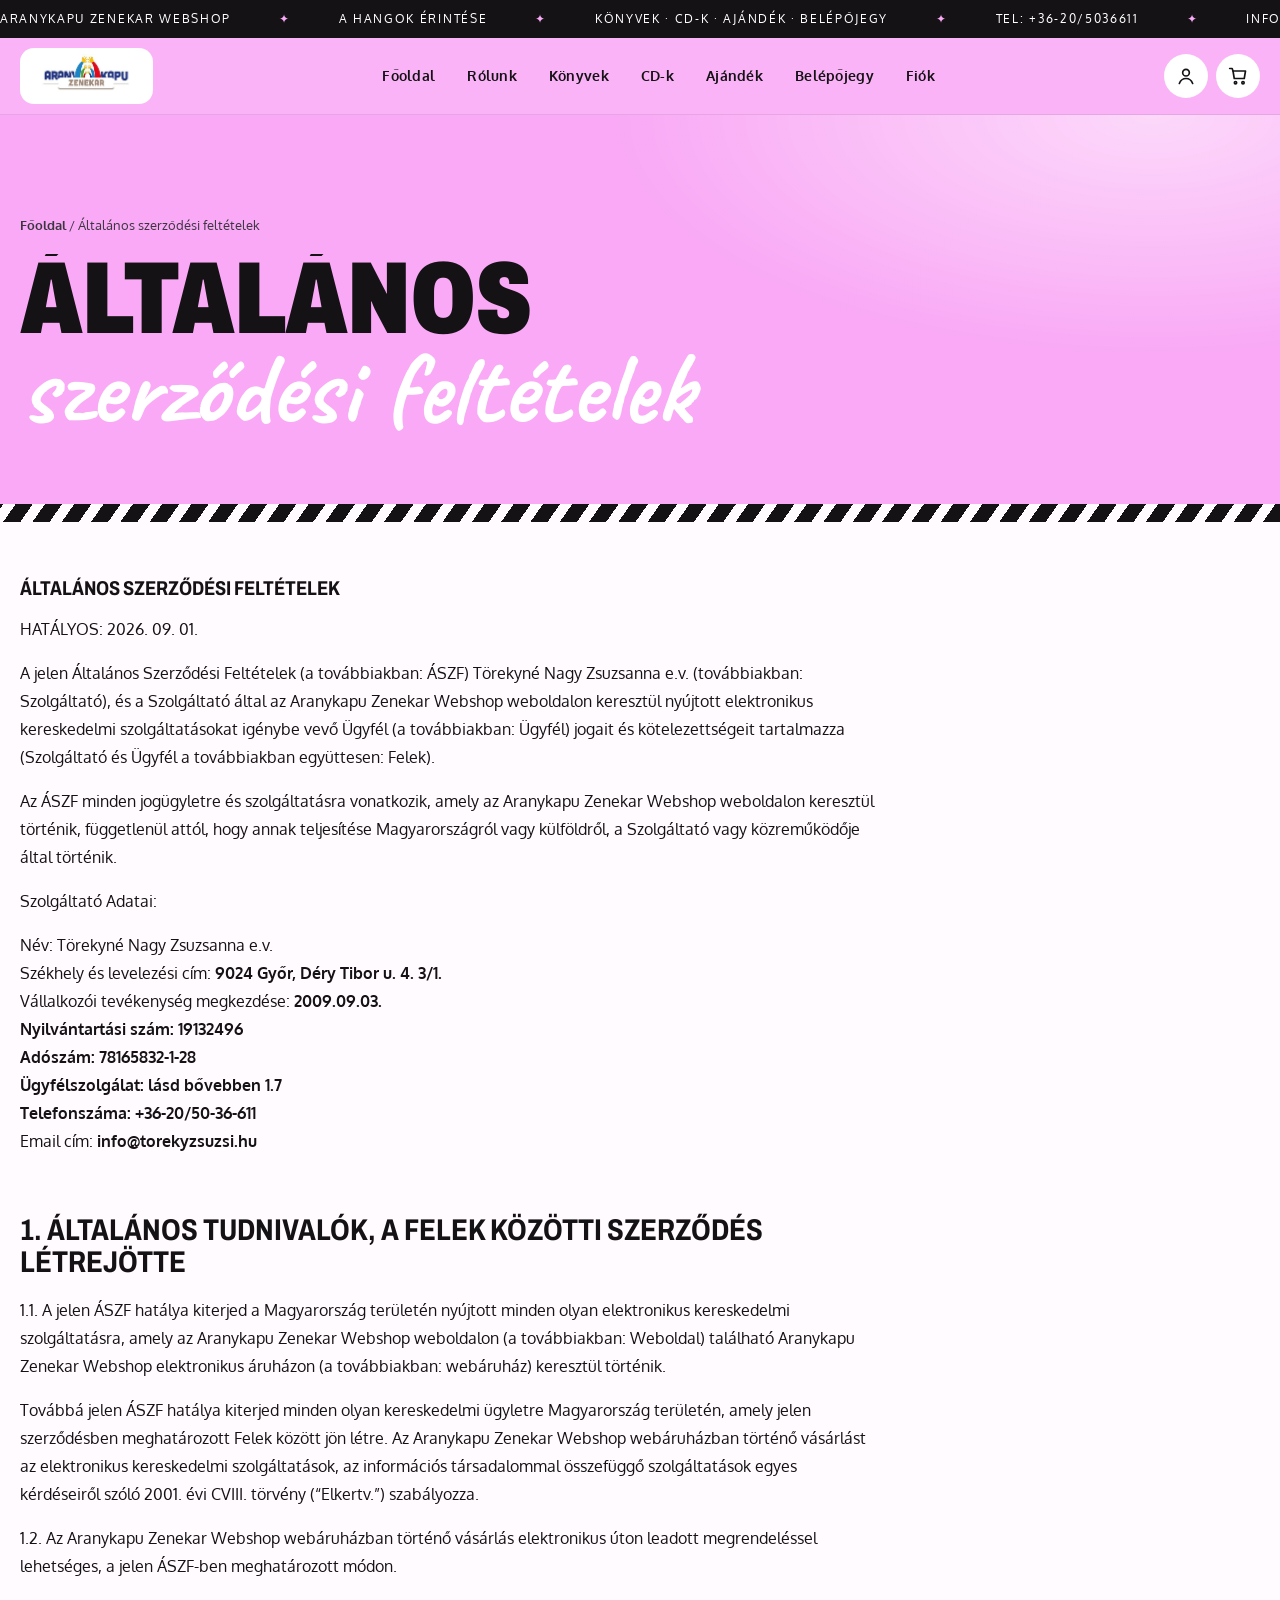
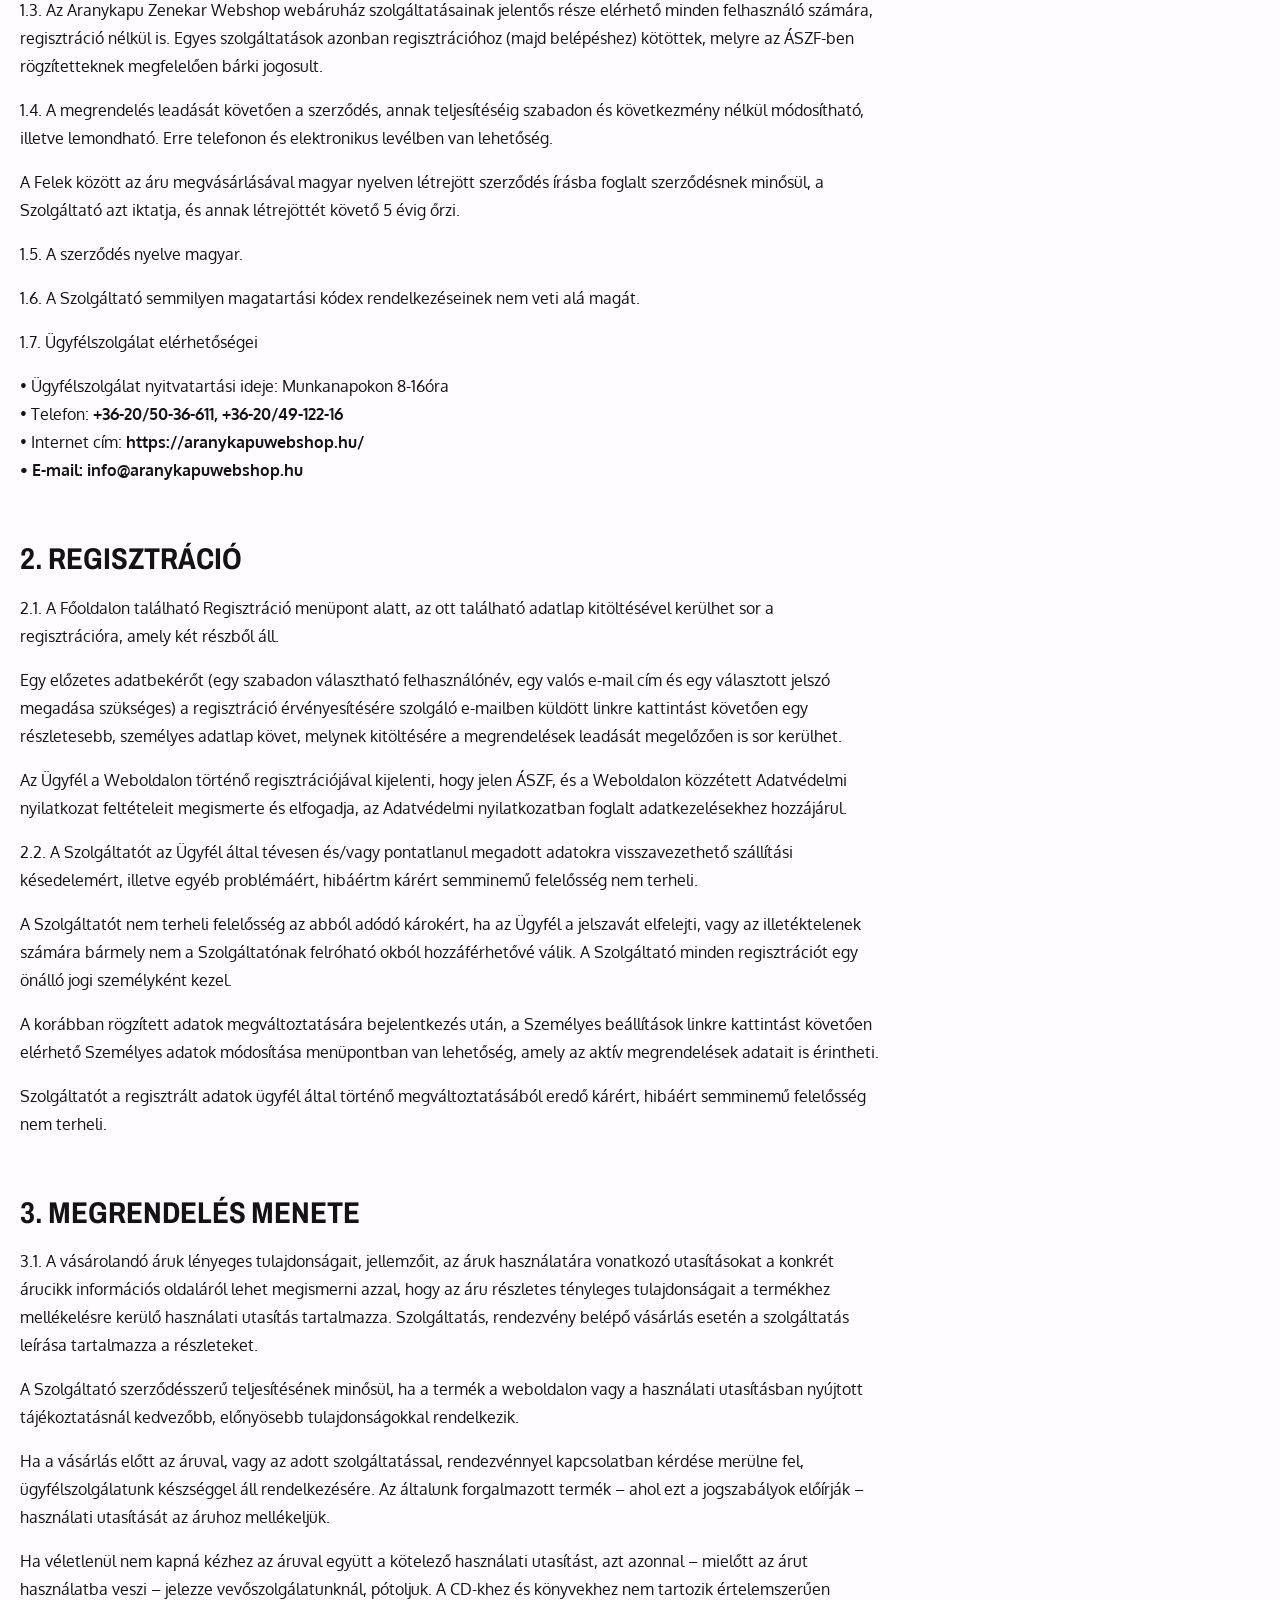
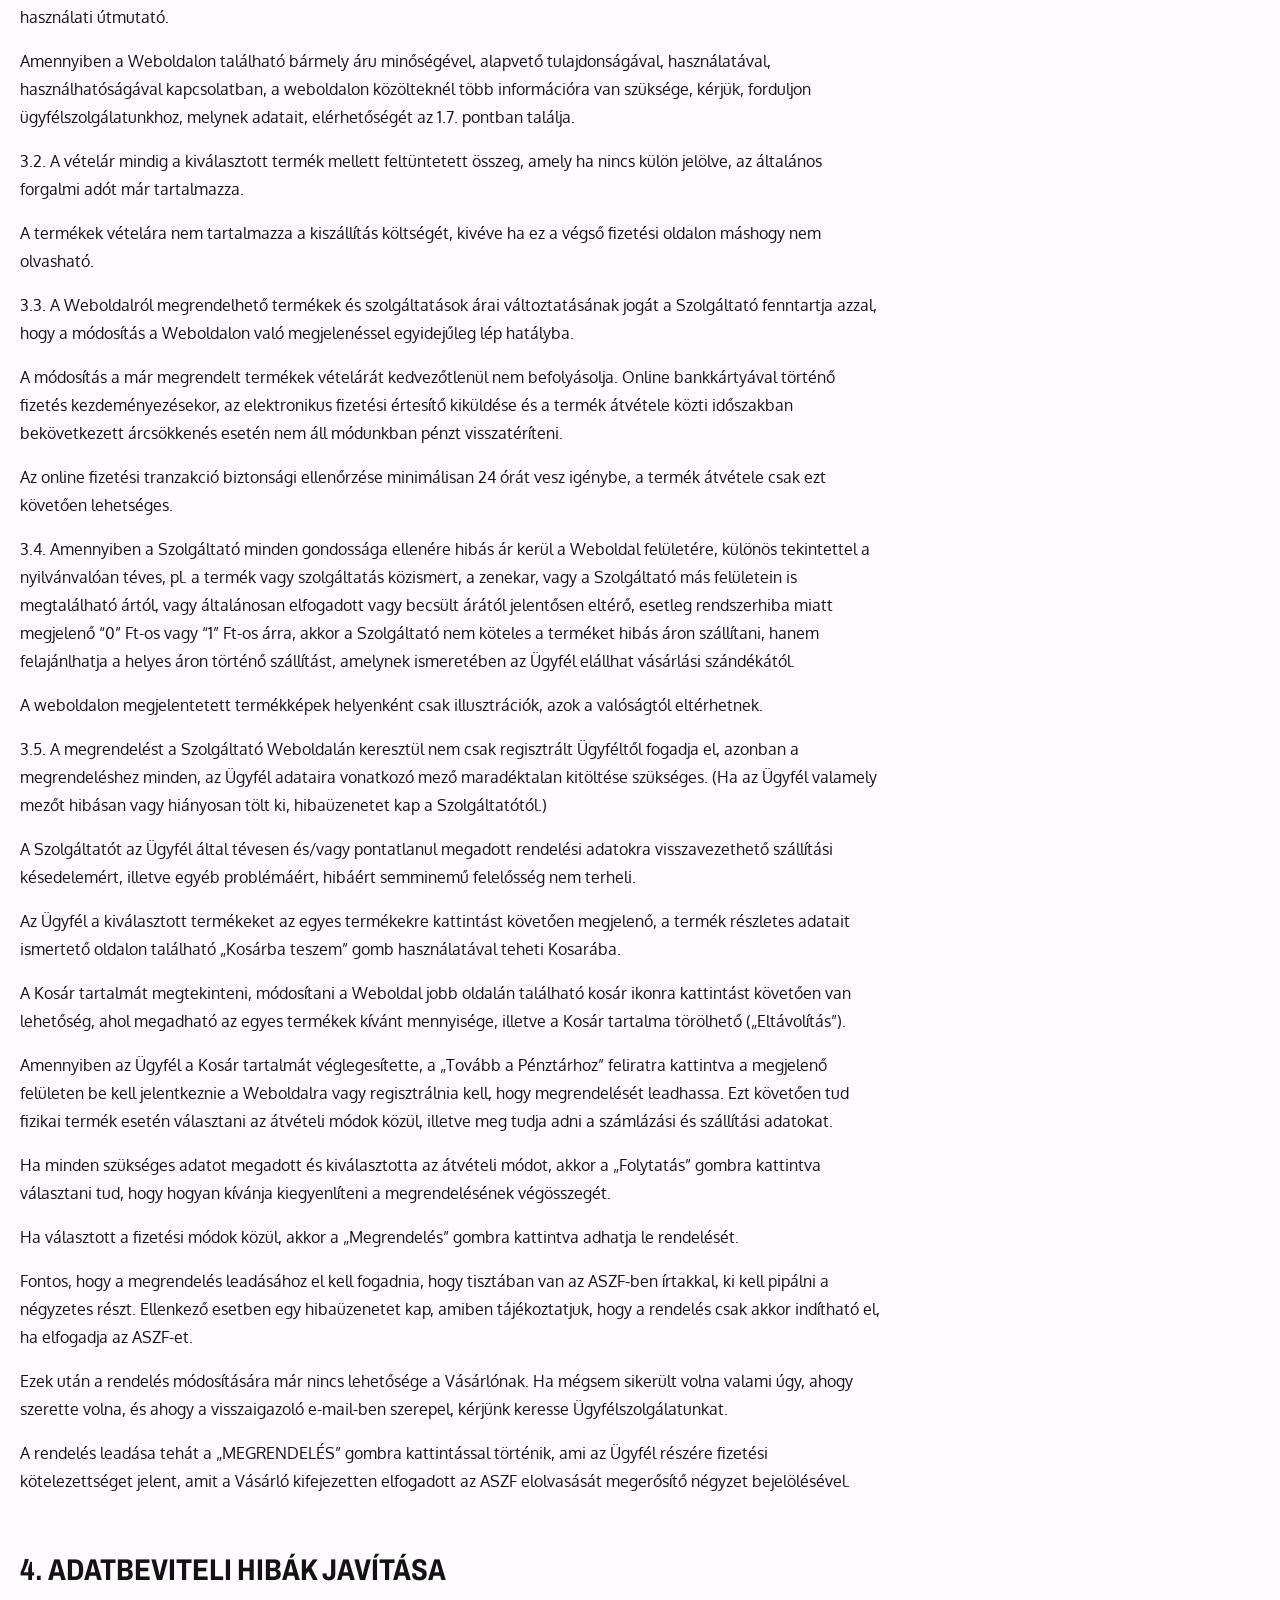
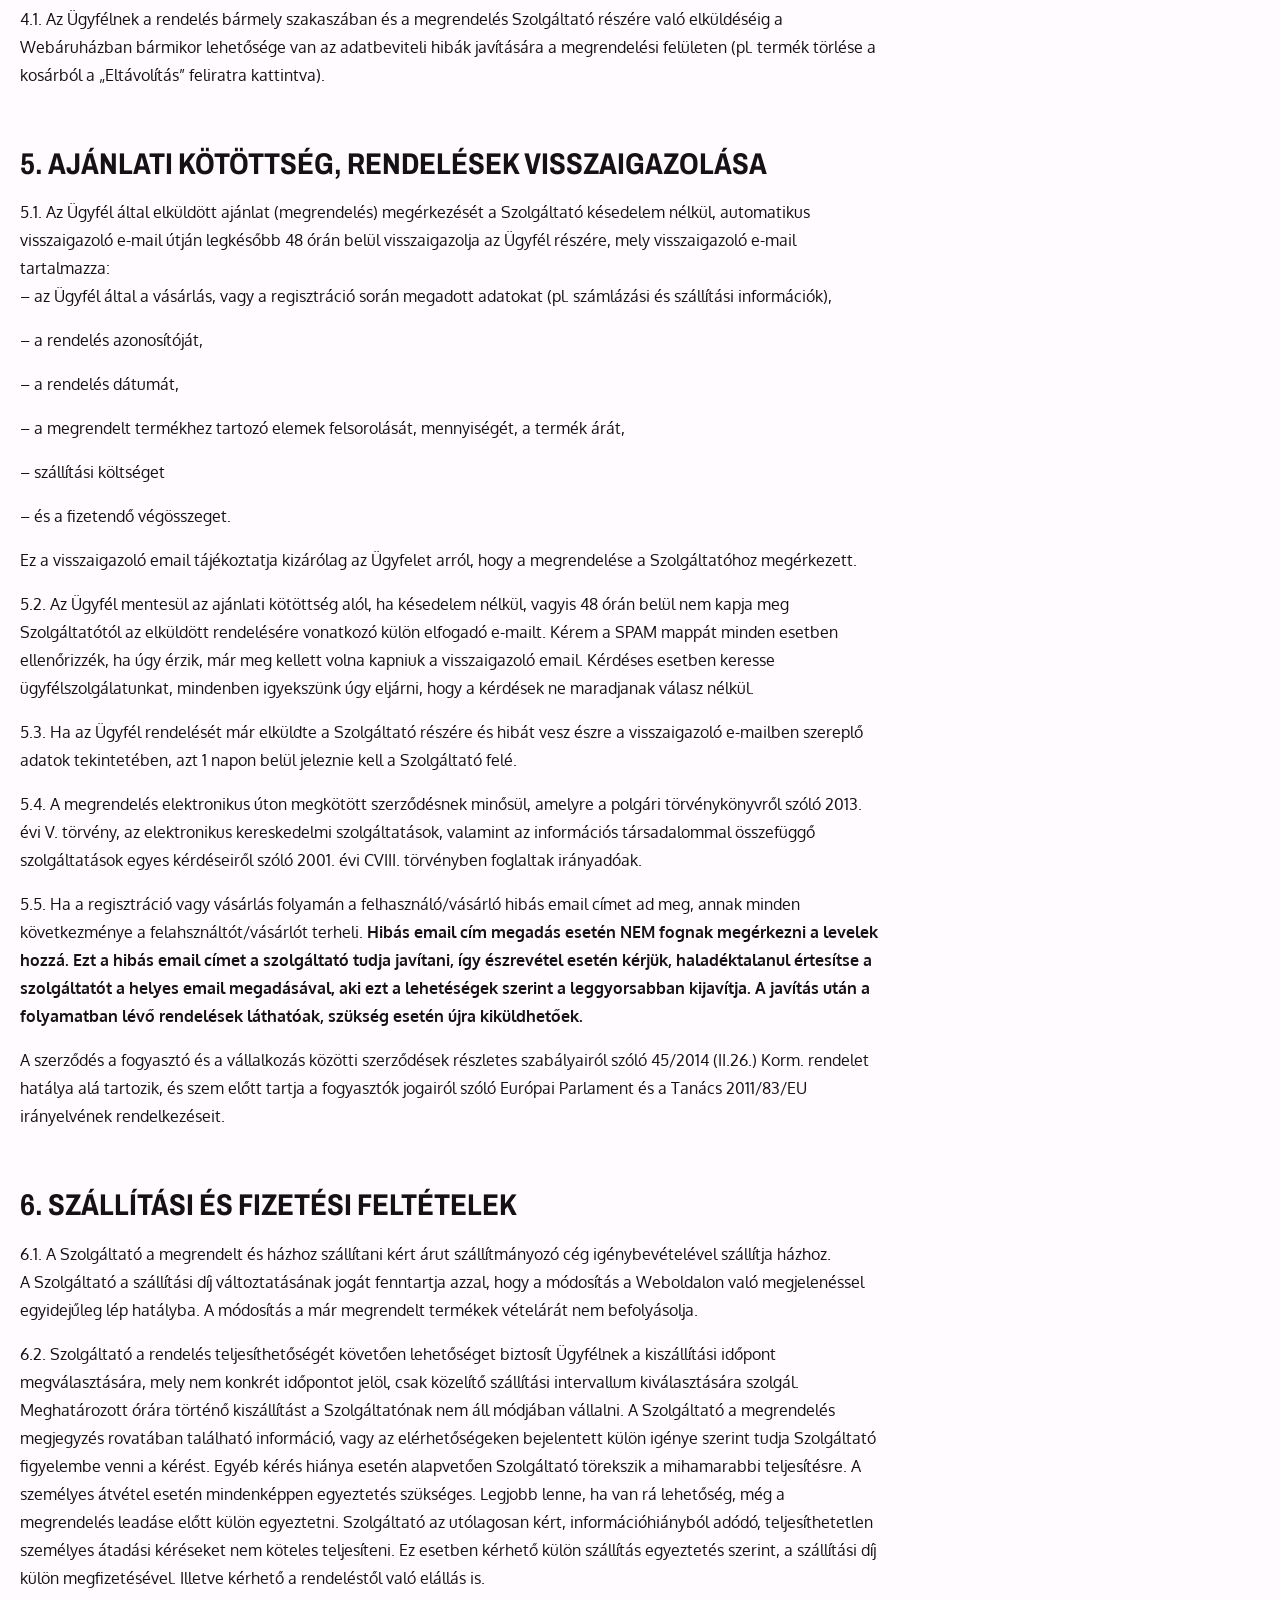
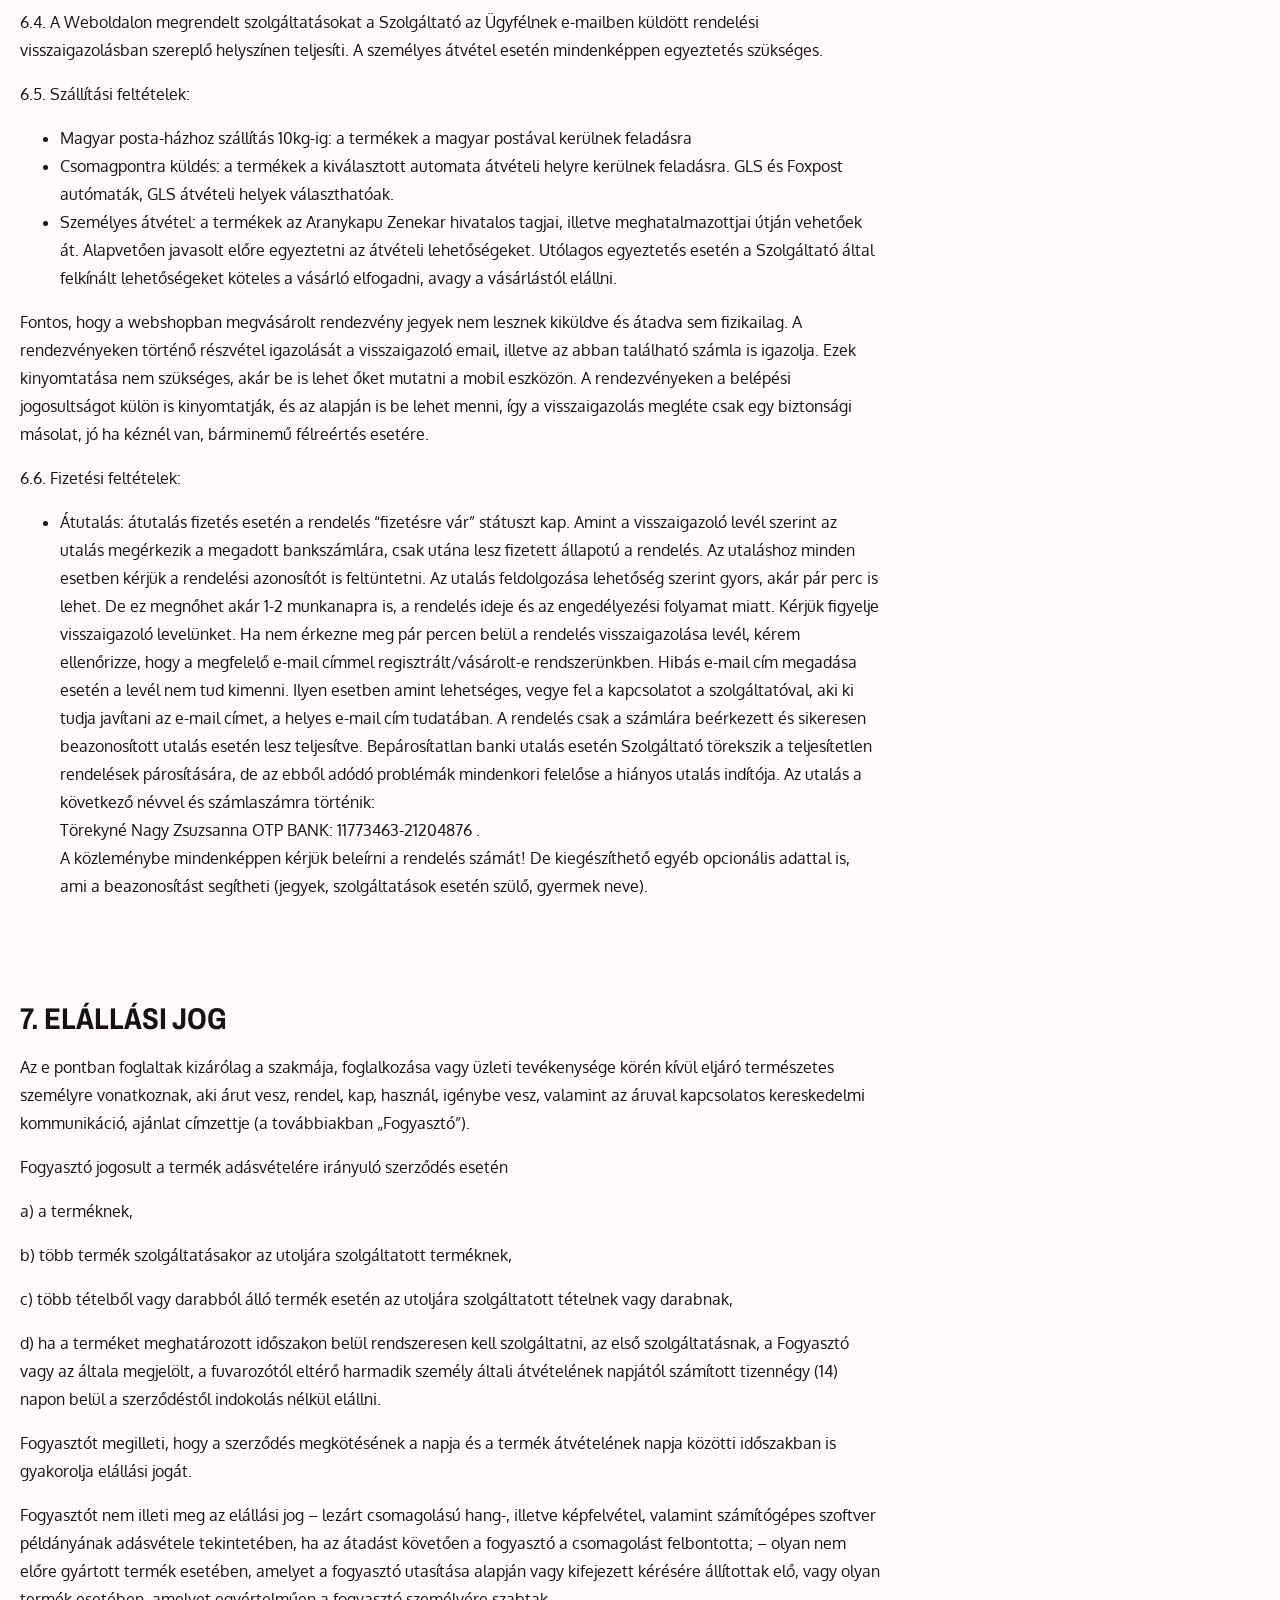
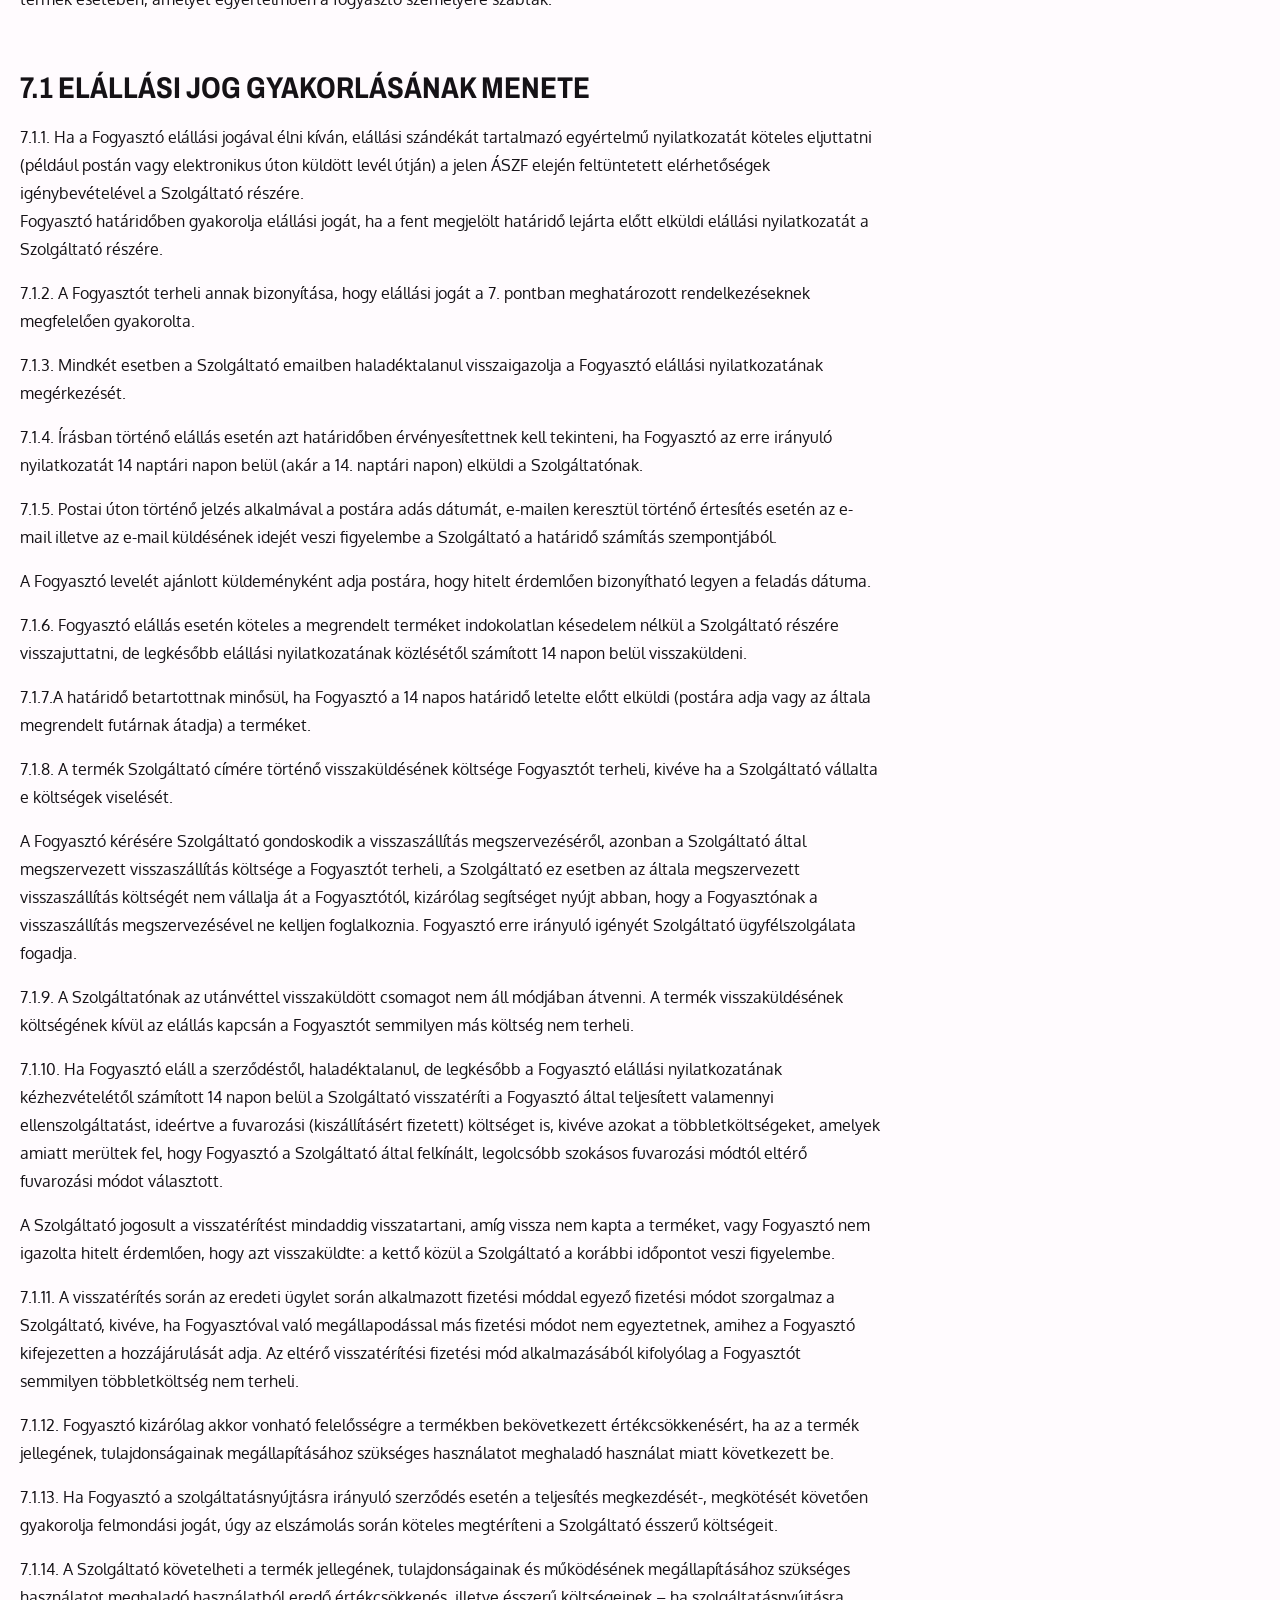
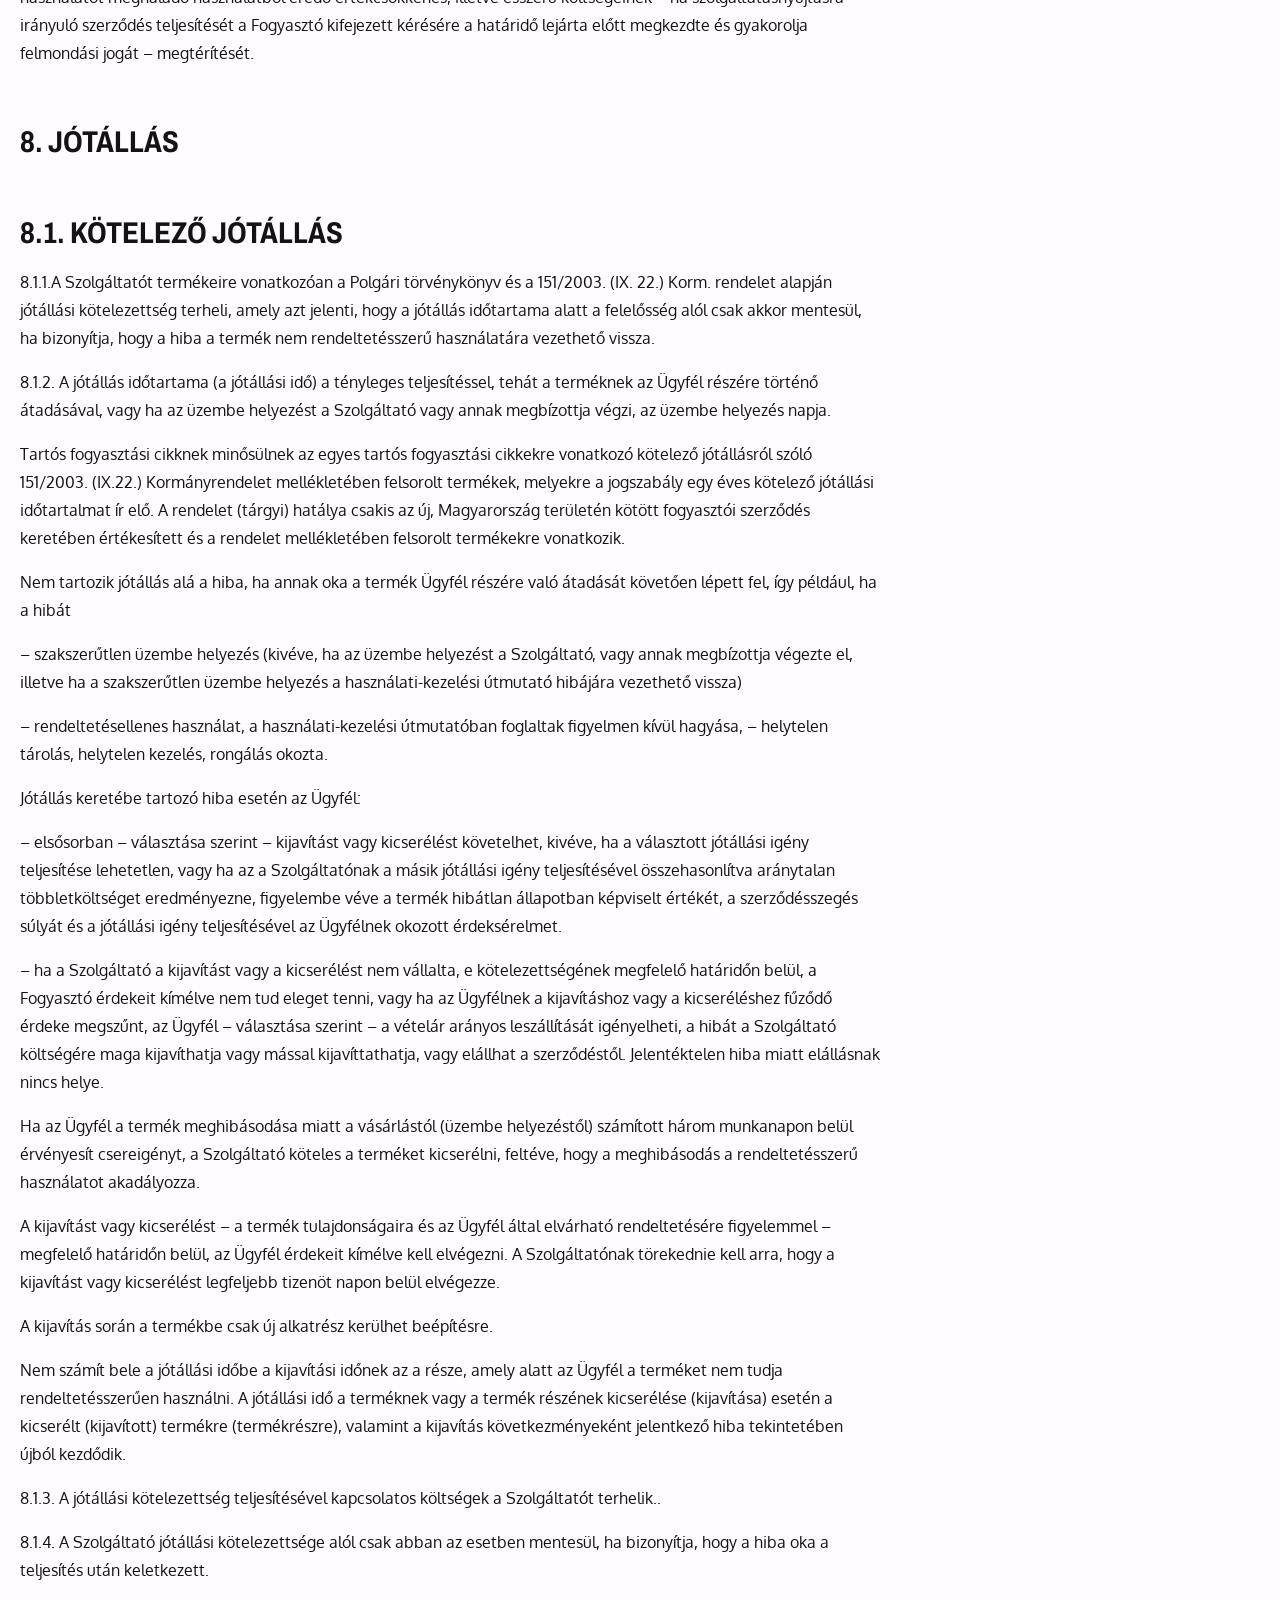
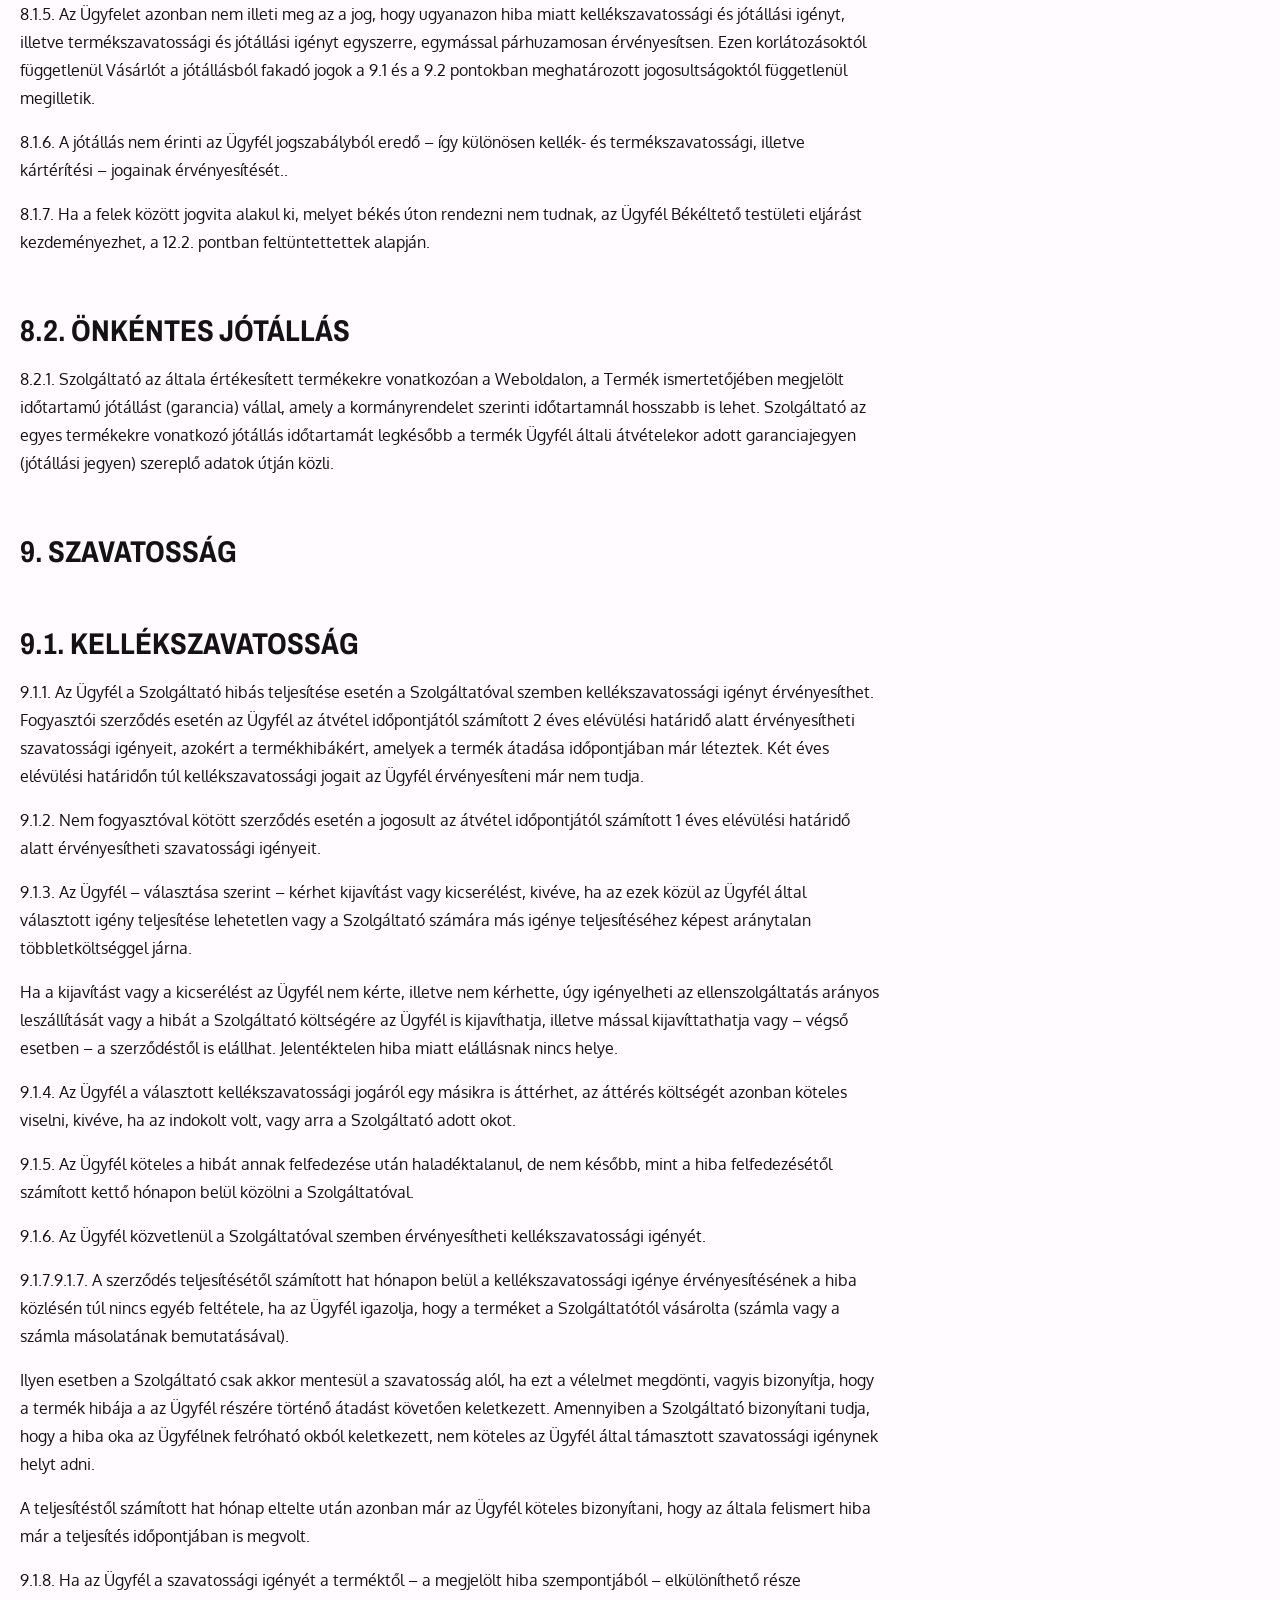
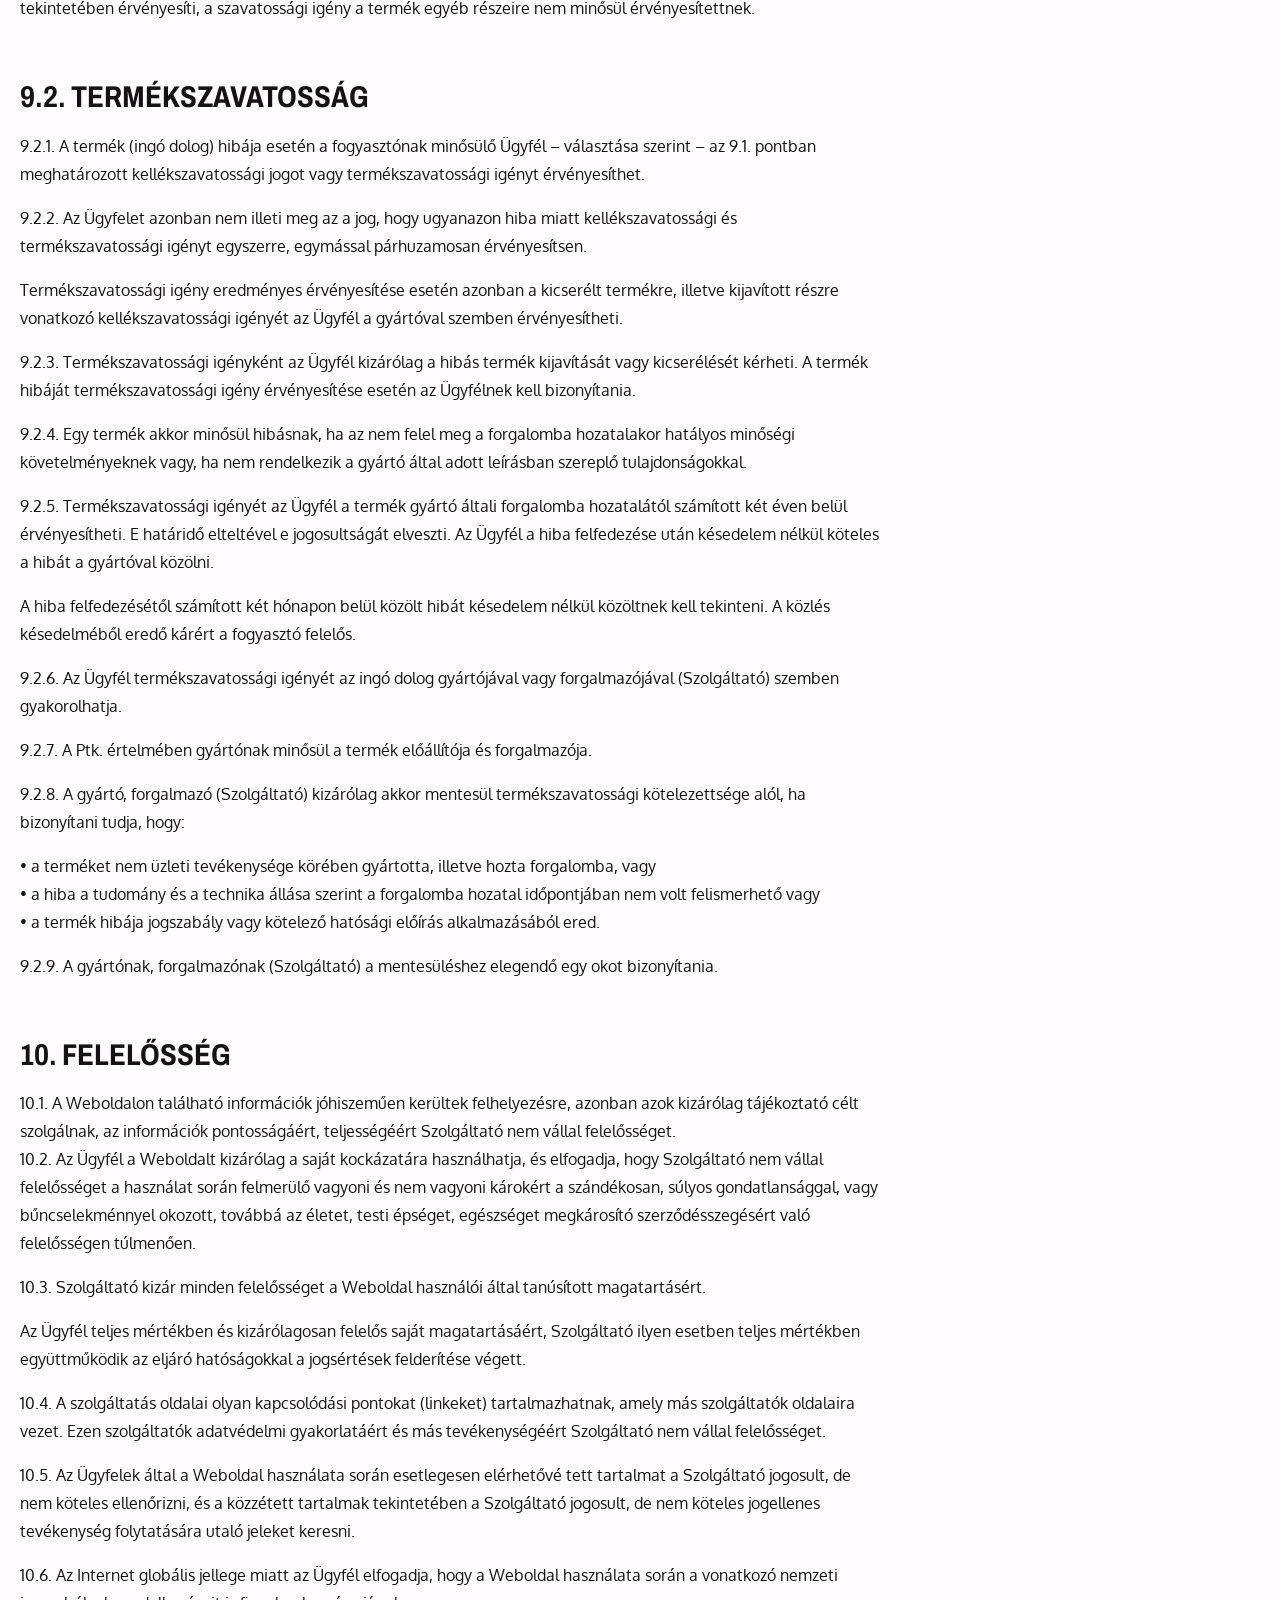
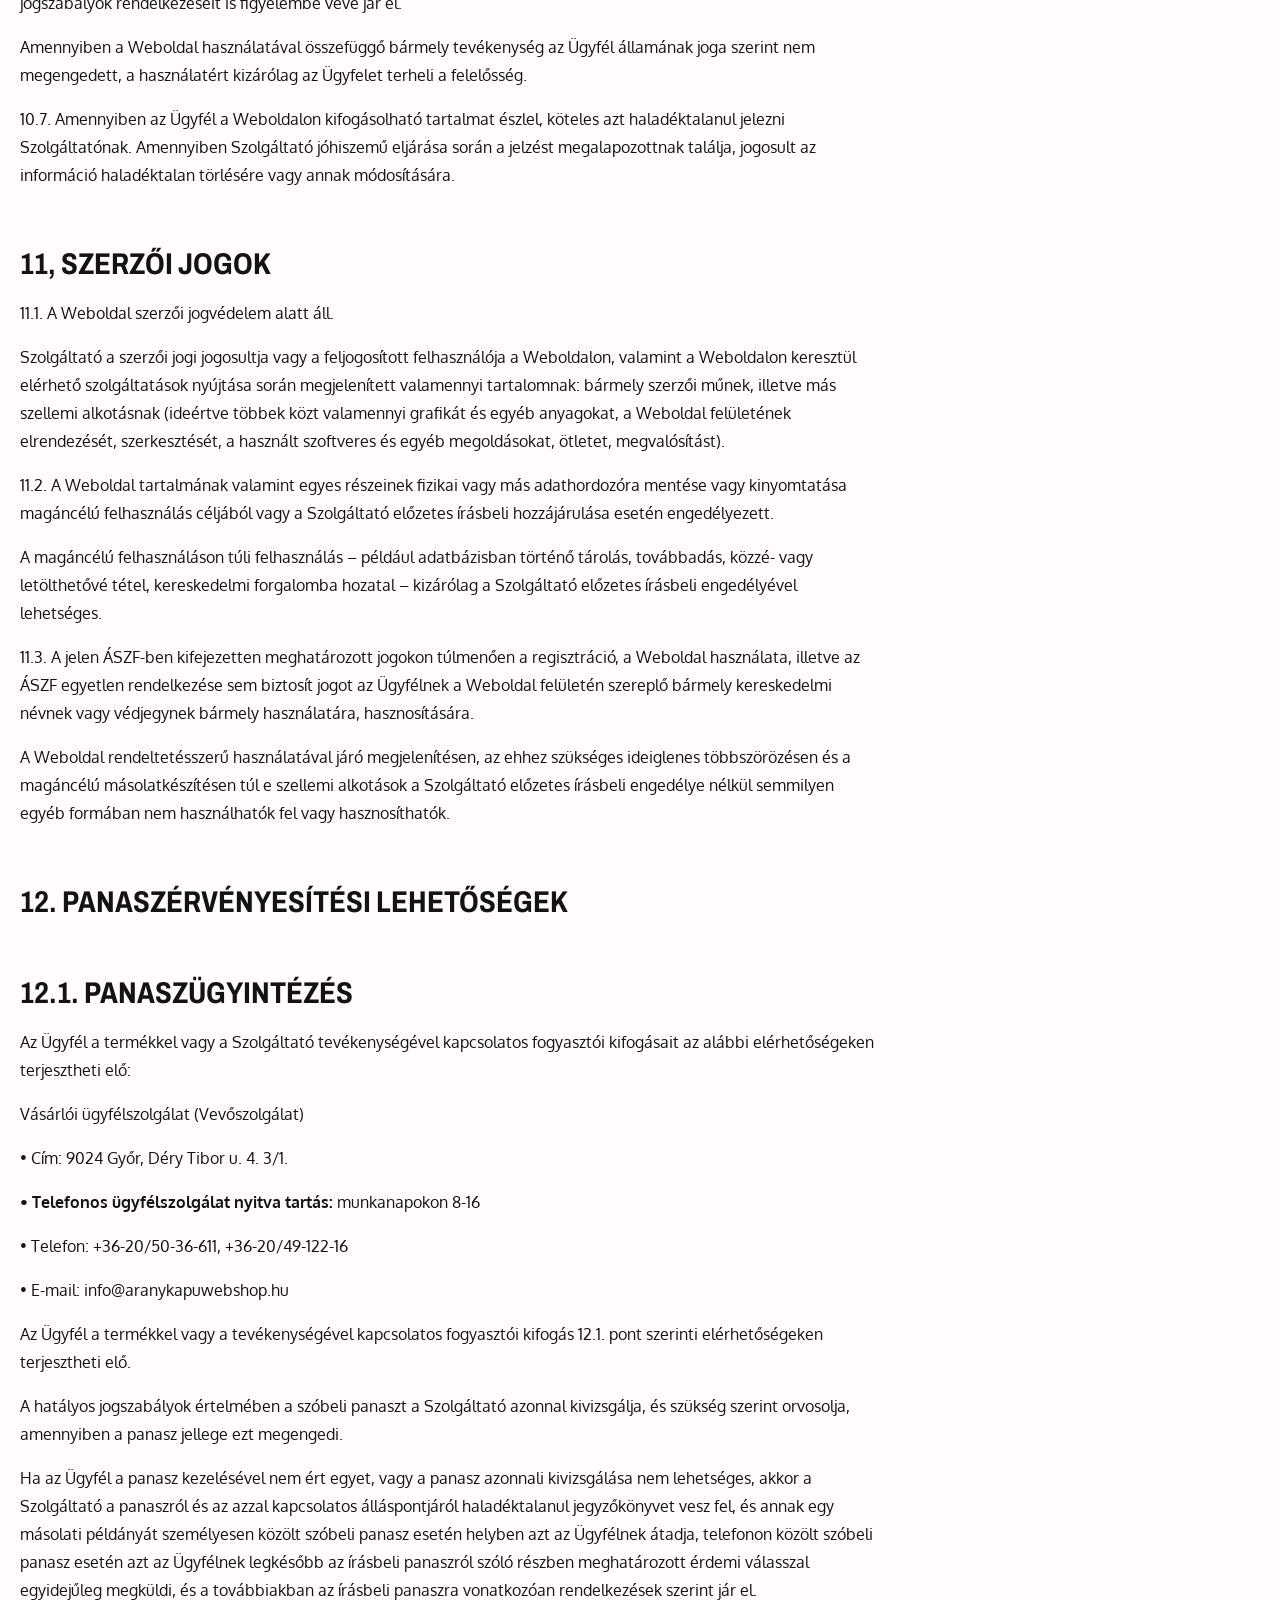
<file: aszf.html>
<!doctype html>
<html lang="hu">
<head>
  <meta charset="utf-8">
  <meta name="viewport" content="width=device-width, initial-scale=1">
  <title>Általános szerződési feltételek – Aranykapu Zenekar Webshop</title>
  <meta name="description" content="Általános szerződési feltételek – Aranykapu Zenekar Webshop">
  <meta name="theme-color" content="#f9a9f5">
  <link rel="icon" href="assets/img/cropped-site-logo.webp">
  <link rel="preconnect" href="https://fonts.googleapis.com">
  <link rel="preconnect" href="https://fonts.gstatic.com" crossorigin>
  <link href="https://fonts.googleapis.com/css2?family=Archivo:wdth,wght@62..125,400..900&family=Caveat:wght@600;700&family=Oxygen:wght@400;700&display=swap" rel="stylesheet">
  <link rel="stylesheet" href="assets/css/style.css">
</head>
<body data-page="legal">
  <div id="site-header"></div>

  <main>
    <section class="page-hero">
      <div class="wrap">
        <nav class="breadcrumb" aria-label="Morzsamenü"><a href="index.html">Főoldal</a> / Általános szerződési feltételek</nav>
        <h1 class="display" style="font-size:clamp(46px,8vw,120px)"><span class="split-line"><span>Általános</span></span><span class="split-line"><span class="script" style="color:var(--white)">szerződési feltételek</span></span></h1>
      </div>
    </section>
    <div class="stripes" aria-hidden="true"></div>
    <section class="section" style="padding-top:56px">
      <div class="wrap">
        <article class="prose legal">
<h4>ÁLTALÁNOS SZERZŐDÉSI FELTÉTELEK</h4><p>HATÁLYOS: 2026. 09. 01.</p><p>A jelen Általános Szerződési Feltételek (a továbbiakban: ÁSZF) Törekyné Nagy Zsuzsanna e.v. (továbbiakban: Szolgáltató), és a Szolgáltató által az Aranykapu Zenekar Webshop weboldalon keresztül nyújtott elektronikus kereskedelmi szolgáltatásokat igénybe vevő Ügyfél (a továbbiakban: Ügyfél) jogait és kötelezettségeit tartalmazza (Szolgáltató és Ügyfél a továbbiakban együttesen: Felek).</p><p>Az ÁSZF minden jogügyletre és szolgáltatásra vonatkozik, amely az Aranykapu Zenekar Webshop weboldalon keresztül történik, függetlenül attól, hogy annak teljesítése Magyarországról vagy külföldről, a Szolgáltató vagy közreműködője által történik.</p><p>Szolgáltató Adatai:</p><p>Név: Törekyné Nagy Zsuzsanna e.v.<br>Székhely és levelezési cím: <strong>9024 Győr, Déry Tibor u. 4. 3/1.</strong><br>Vállalkozói tevékenység megkezdése: <strong>2009.09.03.</strong><br><strong>Nyilvántartási szám: 19132496</strong><br><strong>Adószám: 78165832-1-28</strong><br><strong>Ügyfélszolgálat: lásd bővebben 1.7</strong><br><strong>Telefonszáma: +36-20/50-36-611</strong><br>Email cím: <strong>info@torekyzsuzsi.hu</strong></p><h2>1. ÁLTALÁNOS TUDNIVALÓK, A FELEK KÖZÖTTI SZERZŐDÉS LÉTREJÖTTE</h2><p>1.1. A jelen ÁSZF hatálya kiterjed a Magyarország területén nyújtott minden olyan elektronikus kereskedelmi szolgáltatásra, amely az Aranykapu Zenekar Webshop weboldalon (a továbbiakban: Weboldal) található Aranykapu Zenekar Webshop elektronikus áruházon (a továbbiakban: webáruház) keresztül történik.</p><p>Továbbá jelen ÁSZF hatálya kiterjed minden olyan kereskedelmi ügyletre Magyarország területén, amely jelen szerződésben meghatározott Felek között jön létre. Az Aranykapu Zenekar Webshop webáruházban történő vásárlást az elektronikus kereskedelmi szolgáltatások, az információs társadalommal összefüggő szolgáltatások egyes kérdéseiről szóló 2001. évi CVIII. törvény (“Elkertv.”) szabályozza.</p><p>1.2. Az Aranykapu Zenekar Webshop webáruházban történő vásárlás elektronikus úton leadott megrendeléssel lehetséges, a jelen ÁSZF-ben meghatározott módon.</p><p>1.3. Az Aranykapu Zenekar Webshop webáruház szolgáltatásainak jelentős része elérhető minden felhasználó számára, regisztráció nélkül is. Egyes szolgáltatások azonban regisztrációhoz (majd belépéshez) kötöttek, melyre az ÁSZF-ben rögzítetteknek megfelelően bárki jogosult.</p><p>1.4. A megrendelés leadását követően a szerződés, annak teljesítéséig szabadon és következmény nélkül módosítható, illetve lemondható. Erre telefonon és elektronikus levélben van lehetőség.</p><p>A Felek között az áru megvásárlásával magyar nyelven létrejött szerződés írásba foglalt szerződésnek minősül, a Szolgáltató azt iktatja, és annak létrejöttét követő 5 évig őrzi.</p><p>1.5. A szerződés nyelve magyar.</p><p>1.6. A Szolgáltató semmilyen magatartási kódex rendelkezéseinek nem veti alá magát.</p><p>1.7. Ügyfélszolgálat elérhetőségei</p><p>• Ügyfélszolgálat nyitvatartási ideje: Munkanapokon 8-16óra<br>• Telefon: <strong>+36-20/50-36-611, +36-20/49-122-16</strong><br>• Internet cím: <strong>https://aranykapuwebshop.hu/</strong><br><strong>• E-mail: </strong><strong>info@aranykapuwebshop.hu</strong></p><h2>2. REGISZTRÁCIÓ</h2><p>2.1. A Főoldalon található Regisztráció menüpont alatt, az ott található adatlap kitöltésével kerülhet sor a regisztrációra, amely két részből áll.</p><p>Egy előzetes adatbekérőt (egy szabadon választható felhasználónév, egy valós e-mail cím és egy választott jelszó megadása szükséges) a regisztráció érvényesítésére szolgáló e-mailben küldött linkre kattintást követően egy részletesebb, személyes adatlap követ, melynek kitöltésére a megrendelések leadását megelőzően is sor kerülhet.</p><p>Az Ügyfél a Weboldalon történő regisztrációjával kijelenti, hogy jelen ÁSZF, és a Weboldalon közzétett Adatvédelmi nyilatkozat feltételeit megismerte és elfogadja, az Adatvédelmi nyilatkozatban foglalt adatkezelésekhez hozzájárul.</p><p>2.2. A Szolgáltatót az Ügyfél által tévesen és/vagy pontatlanul megadott adatokra visszavezethető szállítási késedelemért, illetve egyéb problémáért, hibáértm kárért semminemű felelősség nem terheli.</p><p>A Szolgáltatót nem terheli felelősség az abból adódó károkért, ha az Ügyfél a jelszavát elfelejti, vagy az illetéktelenek számára bármely nem a Szolgáltatónak felróható okból hozzáférhetővé válik. A Szolgáltató minden regisztrációt egy önálló jogi személyként kezel.</p><p>A korábban rögzített adatok megváltoztatására bejelentkezés után, a Személyes beállítások linkre kattintást követően elérhető Személyes adatok módosítása menüpontban van lehetőség, amely az aktív megrendelések adatait is érintheti.</p><p>Szolgáltatót a regisztrált adatok ügyfél által történő megváltoztatásából eredő kárért, hibáért semminemű felelősség nem terheli.</p><h2>3. MEGRENDELÉS MENETE</h2><p>3.1. A vásárolandó áruk lényeges tulajdonságait, jellemzőit, az áruk használatára vonatkozó utasításokat a konkrét árucikk információs oldaláról lehet megismerni azzal, hogy az áru részletes tényleges tulajdonságait a termékhez mellékelésre kerülő használati utasítás tartalmazza. Szolgáltatás, rendezvény belépő vásárlás esetén a szolgáltatás leírása tartalmazza a részleteket.</p><p>A Szolgáltató szerződésszerű teljesítésének minősül, ha a termék a weboldalon vagy a használati utasításban nyújtott tájékoztatásnál kedvezőbb, előnyösebb tulajdonságokkal rendelkezik.</p><p>Ha a vásárlás előtt az áruval, vagy az adott szolgáltatással, rendezvénnyel kapcsolatban kérdése merülne fel, ügyfélszolgálatunk készséggel áll rendelkezésére. Az általunk forgalmazott termék – ahol ezt a jogszabályok előírják – használati utasítását az áruhoz mellékeljük.</p><p>Ha véletlenül nem kapná kézhez az áruval együtt a kötelező használati utasítást, azt azonnal – mielőtt az árut használatba veszi – jelezze vevőszolgálatunknál, pótoljuk. A CD-khez és könyvekhez nem tartozik értelemszerűen használati útmutató.</p><p>Amennyiben a Weboldalon található bármely áru minőségével, alapvető tulajdonságával, használatával, használhatóságával kapcsolatban, a weboldalon közölteknél több információra van szüksége, kérjük, forduljon ügyfélszolgálatunkhoz, melynek adatait, elérhetőségét az 1.7. pontban találja.</p><p>3.2. A vételár mindig a kiválasztott termék mellett feltüntetett összeg, amely ha nincs külön jelölve, az általános forgalmi adót már tartalmazza.</p><p>A termékek vételára nem tartalmazza a kiszállítás költségét, kivéve ha ez a végső fizetési oldalon máshogy nem olvasható.</p><p>3.3. A Weboldalról megrendelhető termékek és szolgáltatások árai változtatásának jogát a Szolgáltató fenntartja azzal, hogy a módosítás a Weboldalon való megjelenéssel egyidejűleg lép hatályba.</p><p>A módosítás a már megrendelt termékek vételárát kedvezőtlenül nem befolyásolja. Online bankkártyával történő fizetés kezdeményezésekor, az elektronikus fizetési értesítő kiküldése és a termék átvétele közti időszakban bekövetkezett árcsökkenés esetén nem áll módunkban pénzt visszatéríteni.</p><p>Az online fizetési tranzakció biztonsági ellenőrzése minimálisan 24 órát vesz igénybe, a termék átvétele csak ezt követően lehetséges.</p><p>3.4. Amennyiben a Szolgáltató minden gondossága ellenére hibás ár kerül a Weboldal felületére, különös tekintettel a nyilvánvalóan téves, pl. a termék vagy szolgáltatás közismert, a zenekar, vagy a Szolgáltató más felületein is megtalálható ártól, vagy általánosan elfogadott vagy becsült árától jelentősen eltérő, esetleg rendszerhiba miatt megjelenő “0” Ft-os vagy “1” Ft-os árra, akkor a Szolgáltató nem köteles a terméket hibás áron szállítani, hanem felajánlhatja a helyes áron történő szállítást, amelynek ismeretében az Ügyfél elállhat vásárlási szándékától.</p><p>A weboldalon megjelentetett termékképek helyenként csak illusztrációk, azok a valóságtól eltérhetnek.</p><p>3.5. A megrendelést a Szolgáltató Weboldalán keresztül nem csak regisztrált Ügyféltől fogadja el, azonban a megrendeléshez minden, az Ügyfél adataira vonatkozó mező maradéktalan kitöltése szükséges. (Ha az Ügyfél valamely mezőt hibásan vagy hiányosan tölt ki, hibaüzenetet kap a Szolgáltatótól.)</p><p>A Szolgáltatót az Ügyfél által tévesen és/vagy pontatlanul megadott rendelési adatokra visszavezethető szállítási késedelemért, illetve egyéb problémáért, hibáért semminemű felelősség nem terheli.</p><p>Az Ügyfél a kiválasztott termékeket az egyes termékekre kattintást követően megjelenő, a termék részletes adatait ismertető oldalon található „Kosárba teszem” gomb használatával teheti Kosarába.</p><p>A Kosár tartalmát megtekinteni, módosítani a Weboldal jobb oldalán található kosár ikonra kattintást követően van lehetőség, ahol megadható az egyes termékek kívánt mennyisége, illetve a Kosár tartalma törölhető („Eltávolítás”).</p><p>Amennyiben az Ügyfél a Kosár tartalmát véglegesítette, a „Tovább a Pénztárhoz” feliratra kattintva a megjelenő felületen be kell jelentkeznie a Weboldalra vagy regisztrálnia kell, hogy megrendelését leadhassa. Ezt követően tud fizikai termék esetén választani az átvételi módok közül, illetve meg tudja adni a számlázási és szállítási adatokat.</p><p>Ha minden szükséges adatot megadott és kiválasztotta az átvételi módot, akkor a „Folytatás” gombra kattintva választani tud, hogy hogyan kívánja kiegyenlíteni a megrendelésének végösszegét.</p><p>Ha választott a fizetési módok közül, akkor a „Megrendelés” gombra kattintva adhatja le rendelését.</p><p>Fontos, hogy a megrendelés leadásához el kell fogadnia, hogy tisztában van az ASZF-ben írtakkal, ki kell pipálni a négyzetes részt. Ellenkező esetben egy hibaüzenetet kap, amiben tájékoztatjuk, hogy a rendelés csak akkor indítható el, ha elfogadja az ASZF-et.</p><p>Ezek után a rendelés módosítására már nincs lehetősége a Vásárlónak. Ha mégsem sikerült volna valami úgy, ahogy szerette volna, és ahogy a visszaigazoló e-mail-ben szerepel, kérjünk keresse Ügyfélszolgálatunkat.</p><p>A rendelés leadása tehát a „MEGRENDELÉS” gombra kattintással történik, ami az Ügyfél részére fizetési kötelezettséget jelent, amit a Vásárló kifejezetten elfogadott az ASZF elolvasását megerősítő négyzet bejelölésével.</p><h2>4. ADATBEVITELI HIBÁK JAVÍTÁSA</h2><p>4.1. Az Ügyfélnek a rendelés bármely szakaszában és a megrendelés Szolgáltató részére való elküldéséig a Webáruházban bármikor lehetősége van az adatbeviteli hibák javítására a megrendelési felületen (pl. termék törlése a kosárból a „Eltávolítás” feliratra kattintva).</p><h2>5. AJÁNLATI KÖTÖTTSÉG, RENDELÉSEK VISSZAIGAZOLÁSA</h2><p>5.1. Az Ügyfél által elküldött ajánlat (megrendelés) megérkezését a Szolgáltató késedelem nélkül, automatikus visszaigazoló e-mail útján legkésőbb 48 órán belül visszaigazolja az Ügyfél részére, mely visszaigazoló e-mail tartalmazza:<br>– az Ügyfél által a vásárlás, vagy a regisztráció során megadott adatokat (pl. számlázási és szállítási információk),</p><p>– a rendelés azonosítóját,</p><p>– a rendelés dátumát,</p><p>– a megrendelt termékhez tartozó elemek felsorolását, mennyiségét, a termék árát,</p><p>– szállítási költséget</p><p>– és a fizetendő végösszeget.</p><p>Ez a visszaigazoló email tájékoztatja kizárólag az Ügyfelet arról, hogy a megrendelése a Szolgáltatóhoz megérkezett.</p><p>5.2. Az Ügyfél mentesül az ajánlati kötöttség alól, ha késedelem nélkül, vagyis 48 órán belül nem kapja meg Szolgáltatótól az elküldött rendelésére vonatkozó külön elfogadó e-mailt. Kérem a SPAM mappát minden esetben ellenőrizzék, ha úgy érzik, már meg kellett volna kapniuk a visszaigazoló email. Kérdéses esetben keresse ügyfélszolgálatunkat, mindenben igyekszünk úgy eljárni, hogy a kérdések ne maradjanak válasz nélkül.</p><p>5.3. Ha az Ügyfél rendelését már elküldte a Szolgáltató részére és hibát vesz észre a visszaigazoló e-mailben szereplő adatok tekintetében, azt 1 napon belül jeleznie kell a Szolgáltató felé.</p><p>5.4. A megrendelés elektronikus úton megkötött szerződésnek minősül, amelyre a polgári törvénykönyvről szóló 2013. évi V. törvény, az elektronikus kereskedelmi szolgáltatások, valamint az információs társadalommal összefüggő szolgáltatások egyes kérdéseiről szóló 2001. évi CVIII. törvényben foglaltak irányadóak.</p><p>5.5. Ha a regisztráció vagy vásárlás folyamán a felhasználó/vásárló hibás email címet ad meg, annak minden következménye a felahsználtót/vásárlót terheli. <strong>Hibás email cím megadás esetén NEM fognak megérkezni a levelek hozzá. Ezt a hibás email címet a szolgáltató tudja javítani, így észrevétel esetén kérjük, haladéktalanul értesítse a szolgáltatót a helyes email megadásával, aki ezt a lehetéségek szerint a leggyorsabban kijavítja. A javítás után a folyamatban lévő rendelések láthatóak, szükség esetén újra kiküldhetőek.</strong></p><p>A szerződés a fogyasztó és a vállalkozás közötti szerződések részletes szabályairól szóló 45/2014 (II.26.) Korm. rendelet hatálya alá tartozik, és szem előtt tartja a fogyasztók jogairól szóló Európai Parlament és a Tanács 2011/83/EU irányelvének rendelkezéseit.</p><h2>6. SZÁLLÍTÁSI ÉS FIZETÉSI FELTÉTELEK</h2><p>6.1. A Szolgáltató a megrendelt és házhoz szállítani kért árut szállítmányozó cég igénybevételével szállítja házhoz.<br>A Szolgáltató a szállítási díj változtatásának jogát fenntartja azzal, hogy a módosítás a Weboldalon való megjelenéssel egyidejűleg lép hatályba. A módosítás a már megrendelt termékek vételárát nem befolyásolja.</p><p>6.2. Szolgáltató a rendelés teljesíthetőségét követően lehetőséget biztosít Ügyfélnek a kiszállítási időpont megválasztására, mely nem konkrét időpontot jelöl, csak közelítő szállítási intervallum kiválasztására szolgál. Meghatározott órára történő kiszállítást a Szolgáltatónak nem áll módjában vállalni. A Szolgáltató a megrendelés megjegyzés rovatában található információ, vagy az elérhetőségeken bejelentett külön igénye szerint tudja Szolgáltató figyelembe venni a kérést. Egyéb kérés hiánya esetén alapvetően Szolgáltató törekszik a mihamarabbi teljesítésre. A személyes átvétel esetén mindenképpen egyeztetés szükséges. Legjobb lenne, ha van rá lehetőség, még a megrendelés leadáse előtt külön egyeztetni. Szolgáltató az utólagosan kért, információhiányból adódó, teljesíthetetlen személyes átadási kéréseket nem köteles teljesíteni. Ez esetben kérhető külön szállítás egyeztetés szerint, a szállítási díj külön megfizetésével. Illetve kérhető a rendeléstől való elállás is.</p><p>6.4. A Weboldalon megrendelt szolgáltatásokat a Szolgáltató az Ügyfélnek e-mailben küldött rendelési visszaigazolásban szereplő helyszínen teljesíti. A személyes átvétel esetén mindenképpen egyeztetés szükséges.</p><p>6.5. Szállítási feltételek:</p><ul><li>Magyar posta-házhoz szállítás 10kg-ig: a termékek a magyar postával kerülnek feladásra</li><li>Csomagpontra küldés: a termékek a kiválasztott automata átvételi helyre kerülnek feladásra. GLS és Foxpost autómaták, GLS átvételi helyek választhatóak.</li><li>Személyes átvétel: a termékek az Aranykapu Zenekar hivatalos tagjai, illetve meghatalmazottjai útján vehetőek át. Alapvetően javasolt előre egyeztetni az átvételi lehetőségeket. Utólagos egyeztetés esetén a Szolgáltató által felkínált lehetőségeket köteles a vásárló elfogadni, avagy a vásárlástól elállni.</li></ul>Fontos, hogy a webshopban megvásárolt rendezvény jegyek nem lesznek kiküldve és átadva sem fizikailag. A rendezvényeken történő részvétel igazolását a visszaigazoló email, illetve az abban található számla is igazolja. Ezek kinyomtatása nem szükséges, akár be is lehet őket mutatni a mobil eszközön. A rendezvényeken a belépési jogosultságot külön is kinyomtatják, és az alapján is be lehet menni, így a visszaigazolás megléte csak egy biztonsági másolat, jó ha kéznél van, bárminemű félreértés esetére. <br><p>6.6. Fizetési feltételek:</p><ul><li>Átutalás: átutalás fizetés esetén a rendelés “fizetésre vár” státuszt kap. Amint a visszaigazoló levél szerint az utalás megérkezik a megadott bankszámlára, csak utána lesz fizetett állapotú a rendelés. Az utaláshoz minden esetben kérjük a rendelési azonosítót is feltüntetni. Az utalás feldolgozása lehetőség szerint gyors, akár pár perc is lehet. De ez megnőhet akár 1-2 munkanapra is, a rendelés ideje és az engedélyezési folyamat miatt. Kérjük figyelje visszaigazoló levelünket. Ha nem érkezne meg pár percen belül a rendelés visszaigazolása levél, kérem ellenőrizze, hogy a megfelelő e-mail címmel regisztrált/vásárolt-e rendszerünkben. Hibás e-mail cím megadása esetén a levél nem tud kimenni. Ilyen esetben amint lehetséges, vegye fel a kapcsolatot a szolgáltatóval, aki ki tudja javítani az e-mail címet, a helyes e-mail cím tudatában. A rendelés csak a számlára beérkezett és sikeresen beazonosított utalás esetén lesz teljesítve. Bepárosítatlan banki utalás esetén Szolgáltató törekszik a teljesítetlen rendelések párosítására, de az ebből adódó problémák mindenkori felelőse a hiányos utalás indítója. Az utalás a következő névvel és számlaszámra történik: <br>Törekyné Nagy Zsuzsanna OTP BANK: 11773463-21204876 .<br>A közleménybe mindenképpen kérjük beleírni a rendelés számát! De kiegészíthető egyéb opcionális adattal is, ami a beazonosítást segítheti (jegyek, szolgáltatások esetén szülő, gyermek neve).</li></ul><br><h2>7. ELÁLLÁSI JOG</h2><p>Az e pontban foglaltak kizárólag a szakmája, foglalkozása vagy üzleti tevékenysége körén kívül eljáró természetes személyre vonatkoznak, aki árut vesz, rendel, kap, használ, igénybe vesz, valamint az áruval kapcsolatos kereskedelmi kommunikáció, ajánlat címzettje (a továbbiakban „Fogyasztó”).</p><p>Fogyasztó jogosult a termék adásvételére irányuló szerződés esetén</p><p>a) a terméknek,</p><p>b) több termék szolgáltatásakor az utoljára szolgáltatott terméknek,</p><p>c) több tételből vagy darabból álló termék esetén az utoljára szolgáltatott tételnek vagy darabnak,</p><p>d) ha a terméket meghatározott időszakon belül rendszeresen kell szolgáltatni, az első szolgáltatásnak, a Fogyasztó vagy az általa megjelölt, a fuvarozótól eltérő harmadik személy általi átvételének napjától számított tizennégy (14) napon belül a szerződéstől indokolás nélkül elállni.</p><p>Fogyasztót megilleti, hogy a szerződés megkötésének a napja és a termék átvételének napja közötti időszakban is gyakorolja elállási jogát.</p><p>Fogyasztót nem illeti meg az elállási jog – lezárt csomagolású hang-, illetve képfelvétel, valamint számítógépes szoftver példányának adásvétele tekintetében, ha az átadást követően a fogyasztó a csomagolást felbontotta; – olyan nem előre gyártott termék esetében, amelyet a fogyasztó utasítása alapján vagy kifejezett kérésére állítottak elő, vagy olyan termék esetében, amelyet egyértelműen a fogyasztó személyére szabtak.</p><h2>7.1 ELÁLLÁSI JOG GYAKORLÁSÁNAK MENETE</h2><p>7.1.1. Ha a Fogyasztó elállási jogával élni kíván, elállási szándékát tartalmazó egyértelmű nyilatkozatát köteles eljuttatni (például postán vagy elektronikus úton küldött levél útján) a jelen ÁSZF elején feltüntetett elérhetőségek igénybevételével a Szolgáltató részére.<br>Fogyasztó határidőben gyakorolja elállási jogát, ha a fent megjelölt határidő lejárta előtt elküldi elállási nyilatkozatát a Szolgáltató részére.</p><p>7.1.2. A Fogyasztót terheli annak bizonyítása, hogy elállási jogát a 7. pontban meghatározott rendelkezéseknek megfelelően gyakorolta.</p><p>7.1.3. Mindkét esetben a Szolgáltató emailben haladéktalanul visszaigazolja a Fogyasztó elállási nyilatkozatának megérkezését.</p><p>7.1.4. Írásban történő elállás esetén azt határidőben érvényesítettnek kell tekinteni, ha Fogyasztó az erre irányuló nyilatkozatát 14 naptári napon belül (akár a 14. naptári napon) elküldi a Szolgáltatónak.</p><p>7.1.5. Postai úton történő jelzés alkalmával a postára adás dátumát, e-mailen keresztül történő értesítés esetén az e-mail illetve az e-mail küldésének idejét veszi figyelembe a Szolgáltató a határidő számítás szempontjából.</p><p>A Fogyasztó levelét ajánlott küldeményként adja postára, hogy hitelt érdemlően bizonyítható legyen a feladás dátuma.</p><p>7.1.6. Fogyasztó elállás esetén köteles a megrendelt terméket indokolatlan késedelem nélkül a Szolgáltató részére visszajuttatni, de legkésőbb elállási nyilatkozatának közlésétől számított 14 napon belül visszaküldeni.</p><p>7.1.7.A határidő betartottnak minősül, ha Fogyasztó a 14 napos határidő letelte előtt elküldi (postára adja vagy az általa megrendelt futárnak átadja) a terméket.</p><p>7.1.8. A termék Szolgáltató címére történő visszaküldésének költsége Fogyasztót terheli, kivéve ha a Szolgáltató vállalta e költségek viselését.</p><p>A Fogyasztó kérésére Szolgáltató gondoskodik a visszaszállítás megszervezéséről, azonban a Szolgáltató által megszervezett visszaszállítás költsége a Fogyasztót terheli, a Szolgáltató ez esetben az általa megszervezett visszaszállítás költségét nem vállalja át a Fogyasztótól, kizárólag segítséget nyújt abban, hogy a Fogyasztónak a visszaszállítás megszervezésével ne kelljen foglalkoznia. Fogyasztó erre irányuló igényét Szolgáltató ügyfélszolgálata fogadja.</p><p>7.1.9. A Szolgáltatónak az utánvéttel visszaküldött csomagot nem áll módjában átvenni. A termék visszaküldésének költségének kívül az elállás kapcsán a Fogyasztót semmilyen más költség nem terheli.</p><p>7.1.10. Ha Fogyasztó eláll a szerződéstől, haladéktalanul, de legkésőbb a Fogyasztó elállási nyilatkozatának kézhezvételétől számított 14 napon belül a Szolgáltató visszatéríti a Fogyasztó által teljesített valamennyi ellenszolgáltatást, ideértve a fuvarozási (kiszállításért fizetett) költséget is, kivéve azokat a többletköltségeket, amelyek amiatt merültek fel, hogy Fogyasztó a Szolgáltató által felkínált, legolcsóbb szokásos fuvarozási módtól eltérő fuvarozási módot választott.</p><p>A Szolgáltató jogosult a visszatérítést mindaddig visszatartani, amíg vissza nem kapta a terméket, vagy Fogyasztó nem igazolta hitelt érdemlően, hogy azt visszaküldte: a kettő közül a Szolgáltató a korábbi időpontot veszi figyelembe.</p><p>7.1.11. A visszatérítés során az eredeti ügylet során alkalmazott fizetési móddal egyező fizetési módot szorgalmaz a Szolgáltató, kivéve, ha Fogyasztóval való megállapodással más fizetési módot nem egyeztetnek, amihez a Fogyasztó kifejezetten a hozzájárulását adja. Az eltérő visszatérítési fizetési mód alkalmazásából kifolyólag a Fogyasztót semmilyen többletköltség nem terheli.</p><p>7.1.12. Fogyasztó kizárólag akkor vonható felelősségre a termékben bekövetkezett értékcsökkenésért, ha az a termék jellegének, tulajdonságainak megállapításához szükséges használatot meghaladó használat miatt következett be.</p><p>7.1.13. Ha Fogyasztó a szolgáltatásnyújtásra irányuló szerződés esetén a teljesítés megkezdését-, megkötését követően gyakorolja felmondási jogát, úgy az elszámolás során köteles megtéríteni a Szolgáltató ésszerű költségeit.</p><p>7.1.14. A Szolgáltató követelheti a termék jellegének, tulajdonságainak és működésének megállapításához szükséges használatot meghaladó használatból eredő értékcsökkenés, illetve ésszerű költségeinek – ha szolgáltatásnyújtásra irányuló szerződés teljesítését a Fogyasztó kifejezett kérésére a határidő lejárta előtt megkezdte és gyakorolja felmondási jogát – megtérítését.</p><h2>8. JÓTÁLLÁS</h2><h2>8.1. Kötelező jótállás</h2><p>8.1.1.A Szolgáltatót termékeire vonatkozóan a Polgári törvénykönyv és a 151/2003. (IX. 22.) Korm. rendelet alapján jótállási kötelezettség terheli, amely azt jelenti, hogy a jótállás időtartama alatt a felelősség alól csak akkor mentesül, ha bizonyítja, hogy a hiba a termék nem rendeltetésszerű használatára vezethető vissza.</p><p>8.1.2. A jótállás időtartama (a jótállási idő) a tényleges teljesítéssel, tehát a terméknek az Ügyfél részére történő átadásával, vagy ha az üzembe helyezést a Szolgáltató vagy annak megbízottja végzi, az üzembe helyezés napja.</p><p>Tartós fogyasztási cikknek minősülnek az egyes tartós fogyasztási cikkekre vonatkozó kötelező jótállásról szóló 151/2003. (IX.22.) Kormányrendelet mellékletében felsorolt termékek, melyekre a jogszabály egy éves kötelező jótállási időtartalmat ír elő. A rendelet (tárgyi) hatálya csakis az új, Magyarország területén kötött fogyasztói szerződés keretében értékesített és a rendelet mellékletében felsorolt termékekre vonatkozik.</p><p>Nem tartozik jótállás alá a hiba, ha annak oka a termék Ügyfél részére való átadását követően lépett fel, így például, ha a hibát</p><p>– szakszerűtlen üzembe helyezés (kivéve, ha az üzembe helyezést a Szolgáltató, vagy annak megbízottja végezte el, illetve ha a szakszerűtlen üzembe helyezés a használati-kezelési útmutató hibájára vezethető vissza)</p><p>– rendeltetésellenes használat, a használati-kezelési útmutatóban foglaltak figyelmen kívül hagyása, – helytelen tárolás, helytelen kezelés, rongálás okozta.</p><p>Jótállás keretébe tartozó hiba esetén az Ügyfél:</p><p>– elsősorban – választása szerint – kijavítást vagy kicserélést követelhet, kivéve, ha a választott jótállási igény teljesítése lehetetlen, vagy ha az a Szolgáltatónak a másik jótállási igény teljesítésével összehasonlítva aránytalan többletköltséget eredményezne, figyelembe véve a termék hibátlan állapotban képviselt értékét, a szerződésszegés súlyát és a jótállási igény teljesítésével az Ügyfélnek okozott érdeksérelmet.</p><p>– ha a Szolgáltató a kijavítást vagy a kicserélést nem vállalta, e kötelezettségének megfelelő határidőn belül, a Fogyasztó érdekeit kímélve nem tud eleget tenni, vagy ha az Ügyfélnek a kijavításhoz vagy a kicseréléshez fűződő érdeke megszűnt, az Ügyfél – választása szerint – a vételár arányos leszállítását igényelheti, a hibát a Szolgáltató költségére maga kijavíthatja vagy mással kijavíttathatja, vagy elállhat a szerződéstől. Jelentéktelen hiba miatt elállásnak nincs helye.</p><p>Ha az Ügyfél a termék meghibásodása miatt a vásárlástól (üzembe helyezéstől) számított három munkanapon belül érvényesít csereigényt, a Szolgáltató köteles a terméket kicserélni, feltéve, hogy a meghibásodás a rendeltetésszerű használatot akadályozza.</p><p>A kijavítást vagy kicserélést – a termék tulajdonságaira és az Ügyfél által elvárható rendeltetésére figyelemmel – megfelelő határidőn belül, az Ügyfél érdekeit kímélve kell elvégezni. A Szolgáltatónak törekednie kell arra, hogy a kijavítást vagy kicserélést legfeljebb tizenöt napon belül elvégezze.</p><p>A kijavítás során a termékbe csak új alkatrész kerülhet beépítésre.</p><p>Nem számít bele a jótállási időbe a kijavítási időnek az a része, amely alatt az Ügyfél a terméket nem tudja rendeltetésszerűen használni. A jótállási idő a terméknek vagy a termék részének kicserélése (kijavítása) esetén a kicserélt (kijavított) termékre (termékrészre), valamint a kijavítás következményeként jelentkező hiba tekintetében újból kezdődik.</p><p>8.1.3. A jótállási kötelezettség teljesítésével kapcsolatos költségek a Szolgáltatót terhelik..</p><p>8.1.4. A Szolgáltató jótállási kötelezettsége alól csak abban az esetben mentesül, ha bizonyítja, hogy a hiba oka a teljesítés után keletkezett.</p><p>8.1.5. Az Ügyfelet azonban nem illeti meg az a jog, hogy ugyanazon hiba miatt kellékszavatossági és jótállási igényt, illetve termékszavatossági és jótállási igényt egyszerre, egymással párhuzamosan érvényesítsen. Ezen korlátozásoktól függetlenül Vásárlót a jótállásból fakadó jogok a 9.1 és a 9.2 pontokban meghatározott jogosultságoktól függetlenül megilletik.</p><p>8.1.6. A jótállás nem érinti az Ügyfél jogszabályból eredő – így különösen kellék- és termékszavatossági, illetve kártérítési – jogainak érvényesítését..</p><p>8.1.7. Ha a felek között jogvita alakul ki, melyet békés úton rendezni nem tudnak, az Ügyfél Békéltető testületi eljárást kezdeményezhet, a 12.2. pontban feltüntettettek alapján.</p><h2>8.2. Önkéntes jótállás</h2><p>8.2.1. Szolgáltató az általa értékesített termékekre vonatkozóan a Weboldalon, a Termék ismertetőjében megjelölt időtartamú jótállást (garancia) vállal, amely a kormányrendelet szerinti időtartamnál hosszabb is lehet. Szolgáltató az egyes termékekre vonatkozó jótállás időtartamát legkésőbb a termék Ügyfél általi átvételekor adott garanciajegyen (jótállási jegyen) szereplő adatok útján közli.</p><h2>9. SZAVATOSSÁG</h2><h2>9.1. Kellékszavatosság</h2><p>9.1.1. Az Ügyfél a Szolgáltató hibás teljesítése esetén a Szolgáltatóval szemben kellékszavatossági igényt érvényesíthet. Fogyasztói szerződés esetén az Ügyfél az átvétel időpontjától számított 2 éves elévülési határidő alatt érvényesítheti szavatossági igényeit, azokért a termékhibákért, amelyek a termék átadása időpontjában már léteztek. Két éves elévülési határidőn túl kellékszavatossági jogait az Ügyfél érvényesíteni már nem tudja.</p><p>9.1.2. Nem fogyasztóval kötött szerződés esetén a jogosult az átvétel időpontjától számított 1 éves elévülési határidő alatt érvényesítheti szavatossági igényeit.</p><p>9.1.3. Az Ügyfél – választása szerint – kérhet kijavítást vagy kicserélést, kivéve, ha az ezek közül az Ügyfél által választott igény teljesítése lehetetlen vagy a Szolgáltató számára más igénye teljesítéséhez képest aránytalan többletköltséggel járna.</p><p>Ha a kijavítást vagy a kicserélést az Ügyfél nem kérte, illetve nem kérhette, úgy igényelheti az ellenszolgáltatás arányos leszállítását vagy a hibát a Szolgáltató költségére az Ügyfél is kijavíthatja, illetve mással kijavíttathatja vagy – végső esetben – a szerződéstől is elállhat. Jelentéktelen hiba miatt elállásnak nincs helye.</p><p>9.1.4. Az Ügyfél a választott kellékszavatossági jogáról egy másikra is áttérhet, az áttérés költségét azonban köteles viselni, kivéve, ha az indokolt volt, vagy arra a Szolgáltató adott okot.</p><p>9.1.5. Az Ügyfél köteles a hibát annak felfedezése után haladéktalanul, de nem később, mint a hiba felfedezésétől számított kettő hónapon belül közölni a Szolgáltatóval.</p><p>9.1.6. Az Ügyfél közvetlenül a Szolgáltatóval szemben érvényesítheti kellékszavatossági igényét.</p><p>9.1.7.9.1.7. A szerződés teljesítésétől számított hat hónapon belül a kellékszavatossági igénye érvényesítésének a hiba közlésén túl nincs egyéb feltétele, ha az Ügyfél igazolja, hogy a terméket a Szolgáltatótól vásárolta (számla vagy a számla másolatának bemutatásával).</p><p>Ilyen esetben a Szolgáltató csak akkor mentesül a szavatosság alól, ha ezt a vélelmet megdönti, vagyis bizonyítja, hogy a termék hibája a az Ügyfél részére történő átadást követően keletkezett. Amennyiben a Szolgáltató bizonyítani tudja, hogy a hiba oka az Ügyfélnek felróható okból keletkezett, nem köteles az Ügyfél által támasztott szavatossági igénynek helyt adni.</p><p>A teljesítéstől számított hat hónap eltelte után azonban már az Ügyfél köteles bizonyítani, hogy az általa felismert hiba már a teljesítés időpontjában is megvolt.</p><p>9.1.8. Ha az Ügyfél a szavatossági igényét a terméktől – a megjelölt hiba szempontjából – elkülöníthető része tekintetében érvényesíti, a szavatossági igény a termék egyéb részeire nem minősül érvényesítettnek.</p><h2>9.2. Termékszavatosság</h2><p>9.2.1. A termék (ingó dolog) hibája esetén a fogyasztónak minősülő Ügyfél – választása szerint – az 9.1. pontban meghatározott kellékszavatossági jogot vagy termékszavatossági igényt érvényesíthet.</p><p>9.2.2. Az Ügyfelet azonban nem illeti meg az a jog, hogy ugyanazon hiba miatt kellékszavatossági és termékszavatossági igényt egyszerre, egymással párhuzamosan érvényesítsen.</p><p>Termékszavatossági igény eredményes érvényesítése esetén azonban a kicserélt termékre, illetve kijavított részre vonatkozó kellékszavatossági igényét az Ügyfél a gyártóval szemben érvényesítheti.</p><p>9.2.3. Termékszavatossági igényként az Ügyfél kizárólag a hibás termék kijavítását vagy kicserélését kérheti. A termék hibáját termékszavatossági igény érvényesítése esetén az Ügyfélnek kell bizonyítania.</p><p>9.2.4. Egy termék akkor minősül hibásnak, ha az nem felel meg a forgalomba hozatalakor hatályos minőségi követelményeknek vagy, ha nem rendelkezik a gyártó által adott leírásban szereplő tulajdonságokkal.</p><p>9.2.5. Termékszavatossági igényét az Ügyfél a termék gyártó általi forgalomba hozatalától számított két éven belül érvényesítheti. E határidő elteltével e jogosultságát elveszti. Az Ügyfél a hiba felfedezése után késedelem nélkül köteles a hibát a gyártóval közölni.</p><p>A hiba felfedezésétől számított két hónapon belül közölt hibát késedelem nélkül közöltnek kell tekinteni. A közlés késedelméből eredő kárért a fogyasztó felelős.</p><p>9.2.6. Az Ügyfél termékszavatossági igényét az ingó dolog gyártójával vagy forgalmazójával (Szolgáltató) szemben gyakorolhatja.</p><p>9.2.7. A Ptk. értelmében gyártónak minősül a termék előállítója és forgalmazója.</p><p>9.2.8. A gyártó, forgalmazó (Szolgáltató) kizárólag akkor mentesül termékszavatossági kötelezettsége alól, ha bizonyítani tudja, hogy:</p><p>• a terméket nem üzleti tevékenysége körében gyártotta, illetve hozta forgalomba, vagy<br>• a hiba a tudomány és a technika állása szerint a forgalomba hozatal időpontjában nem volt felismerhető vagy<br>• a termék hibája jogszabály vagy kötelező hatósági előírás alkalmazásából ered.</p><p>9.2.9. A gyártónak, forgalmazónak (Szolgáltató) a mentesüléshez elegendő egy okot bizonyítania.</p><h2>10. FELELŐSSÉG</h2><p>10.1. A Weboldalon található információk jóhiszeműen kerültek felhelyezésre, azonban azok kizárólag tájékoztató célt szolgálnak, az információk pontosságáért, teljességéért Szolgáltató nem vállal felelősséget.<br>10.2. Az Ügyfél a Weboldalt kizárólag a saját kockázatára használhatja, és elfogadja, hogy Szolgáltató nem vállal felelősséget a használat során felmerülő vagyoni és nem vagyoni károkért a szándékosan, súlyos gondatlansággal, vagy bűncselekménnyel okozott, továbbá az életet, testi épséget, egészséget megkárosító szerződésszegésért való felelősségen túlmenően.</p><p>10.3. Szolgáltató kizár minden felelősséget a Weboldal használói által tanúsított magatartásért.</p><p>Az Ügyfél teljes mértékben és kizárólagosan felelős saját magatartásáért, Szolgáltató ilyen esetben teljes mértékben együttműködik az eljáró hatóságokkal a jogsértések felderítése végett.</p><p>10.4. A szolgáltatás oldalai olyan kapcsolódási pontokat (linkeket) tartalmazhatnak, amely más szolgáltatók oldalaira vezet. Ezen szolgáltatók adatvédelmi gyakorlatáért és más tevékenységéért Szolgáltató nem vállal felelősséget.</p><p>10.5. Az Ügyfelek által a Weboldal használata során esetlegesen elérhetővé tett tartalmat a Szolgáltató jogosult, de nem köteles ellenőrizni, és a közzétett tartalmak tekintetében a Szolgáltató jogosult, de nem köteles jogellenes tevékenység folytatására utaló jeleket keresni.</p><p>10.6. Az Internet globális jellege miatt az Ügyfél elfogadja, hogy a Weboldal használata során a vonatkozó nemzeti jogszabályok rendelkezéseit is figyelembe véve jár el.</p><p>Amennyiben a Weboldal használatával összefüggő bármely tevékenység az Ügyfél államának joga szerint nem megengedett, a használatért kizárólag az Ügyfelet terheli a felelősség.</p><p>10.7. Amennyiben az Ügyfél a Weboldalon kifogásolható tartalmat észlel, köteles azt haladéktalanul jelezni Szolgáltatónak. Amennyiben Szolgáltató jóhiszemű eljárása során a jelzést megalapozottnak találja, jogosult az információ haladéktalan törlésére vagy annak módosítására.</p><h2>11, SZERZŐI JOGOK</h2><p>11.1. A Weboldal szerzői jogvédelem alatt áll.</p><p>Szolgáltató a szerzői jogi jogosultja vagy a feljogosított felhasználója a Weboldalon, valamint a Weboldalon keresztül elérhető szolgáltatások nyújtása során megjelenített valamennyi tartalomnak: bármely szerzői műnek, illetve más szellemi alkotásnak (ideértve többek közt valamennyi grafikát és egyéb anyagokat, a Weboldal felületének elrendezését, szerkesztését, a használt szoftveres és egyéb megoldásokat, ötletet, megvalósítást).</p><p>11.2. A Weboldal tartalmának valamint egyes részeinek fizikai vagy más adathordozóra mentése vagy kinyomtatása magáncélú felhasználás céljából vagy a Szolgáltató előzetes írásbeli hozzájárulása esetén engedélyezett.</p><p>A magáncélú felhasználáson túli felhasználás – például adatbázisban történő tárolás, továbbadás, közzé- vagy letölthetővé tétel, kereskedelmi forgalomba hozatal – kizárólag a Szolgáltató előzetes írásbeli engedélyével lehetséges.</p><p>11.3. A jelen ÁSZF-ben kifejezetten meghatározott jogokon túlmenően a regisztráció, a Weboldal használata, illetve az ÁSZF egyetlen rendelkezése sem biztosít jogot az Ügyfélnek a Weboldal felületén szereplő bármely kereskedelmi névnek vagy védjegynek bármely használatára, hasznosítására.</p><p>A Weboldal rendeltetésszerű használatával járó megjelenítésen, az ehhez szükséges ideiglenes többszörözésen és a magáncélú másolatkészítésen túl e szellemi alkotások a Szolgáltató előzetes írásbeli engedélye nélkül semmilyen egyéb formában nem használhatók fel vagy hasznosíthatók.</p><h2>12. PANASZÉRVÉNYESÍTÉSI LEHETŐSÉGEK</h2><h2>12.1. Panaszügyintézés</h2><p>Az Ügyfél a termékkel vagy a Szolgáltató tevékenységével kapcsolatos fogyasztói kifogásait az alábbi elérhetőségeken terjesztheti elő:</p><p>Vásárlói ügyfélszolgálat (Vevőszolgálat)</p><p>• Cím: 9024 Győr, Déry Tibor u. 4. 3/1.</p><p><strong>• Telefonos ügyfélszolgálat nyitva tartás: </strong>munkanapokon 8-16</p><p>• Telefon: +36-20/50-36-611, +36-20/49-122-16</p>• E-mail: info@aranykapuwebshop.hu<p>Az Ügyfél a termékkel vagy a tevékenységével kapcsolatos fogyasztói kifogás 12.1. pont szerinti elérhetőségeken terjesztheti elő.</p><p>A hatályos jogszabályok értelmében a szóbeli panaszt a Szolgáltató azonnal kivizsgálja, és szükség szerint orvosolja, amennyiben a panasz jellege ezt megengedi.</p><p>Ha az Ügyfél a panasz kezelésével nem ért egyet, vagy a panasz azonnali kivizsgálása nem lehetséges, akkor a Szolgáltató a panaszról és az azzal kapcsolatos álláspontjáról haladéktalanul jegyzőkönyvet vesz fel, és annak egy másolati példányát személyesen közölt szóbeli panasz esetén helyben azt az Ügyfélnek átadja, telefonon közölt szóbeli panasz esetén azt az Ügyfélnek legkésőbb az írásbeli panaszról szóló részben meghatározott érdemi válasszal egyidejűleg megküldi, és a továbbiakban az írásbeli panaszra vonatkozóan rendelkezések szerint jár el.</p><p>A telefonon közölt szóbeli panaszt a Szolgáltató a korábbi megrendelés azonosító számához rögzíti, ami a panasz visszakereshetőségét segíti.</p><p>A Szolgáltató az írásbeli panaszt a beérkezését követően harminc napon belül köteles megvizsgálni és érdemben megválaszolni továbbá intézkedni arról, hogy a válasz az Ügyfélhez eljusson. Ha a panaszt a Szolgáltató elutasítja, köteles álláspontját az elutasításra vonatkozó érdemi válaszában megindokolni.</p><p>A panaszról felvett jegyzőkönyvet és a válasz másolati példányát a Szolgáltató köteles öt évig megőrizni.</p><p>A Szolgáltató az Ügyfél által előterjesztett kifogásokat a 12.1. pontban megadott közvetlen elérhetőségeken, az ügyfélszolgálat nyitvatartási idejében fogadja.</p><h2>12.2. Egyéb jogérvényesítési lehetőségek</h2><p>Amennyiben a Szolgáltató és az Ügyfél között esetlegesen fennálló fogyasztói jogvita Szolgáltatóval való tárgyalások során nem rendeződik, az alábbi jogérvényesítési lehetőségek állnak nyitva az Ügyfél számára:</p><p>• Panasztétel a fogyasztóvédelmi hatóságoknál.</p><p>Amennyiben Ügyfél fogyasztói jogainak megsértését észleli, jogosult panasszal fordulni a lakóhelye szerint illetékes fogyasztóvédelmi hatósághoz. A panasz elbírálását követően a hatóság dönt a fogyasztóvédelmi eljárás lefolytatásáról.</p><p>• Békéltető testület.</p><p>A termékek minőségével, biztonságosságával és a termékfelelősségi szabályok alkalmazásával, valamint a szerződés megkötésével és teljesítésével kapcsolatos fogyasztói jogvita bíróságon kívüli, békés rendezése céljából az Ügyfél eljárást kezdeményezhet a Szolgáltató székhelye szerint illetékes szakmai kamara mellett működő békéltető testületnél.</p><p>Békéltető Testületre vonatkozó szabályok alkalmazásában fogyasztónak minősül a külön törvény szerinti civil szervezet, egyház, társasház, lakásszövetkezet, mikro-, kis- és középvállalkozás is, aki árut vesz, rendel, kap, használ, igénybe vesz, vagy az áruval kapcsolatos kereskedelmi kommunikáció, ajánlat címzettje.</p><p>A Győr-Moson-Sopron Megyei Kereskedelmi és Iparkamara által működtetett Békéltető Testület:</p><p>• 9021 Győr, Szent István út 10/A.<br>• E-mail cím: bekeltetotestulet@gymskik.hu<br>• Telefon: +36 96 520 217</p><p>– Bírósági eljárás. Ügyfél jogosult a fogyasztói jogvitából származó követelésének bíróság előtti érvényesítésére polgári eljárás keretében a Polgári Törvénykönyvről szóló 1959. évi IV. törvény, valamint a Polgári Perrendtartásról szóló 2013. évi V. törvény rendelkezései szerint.</p><h2>13. EGYÉB RENDELKEZÉSEK</h2><p>13.1. Az Aranykapu Zenekar Webshop webáruház Linux/PHP alapokon működő információs rendszer, biztonsági foka megfelelő, használata nem jelent kockázatot, azonban javasoljuk, hogy tegye meg az alábbi óvintézkedéseket: használjon vírus és spyware védelmi szoftvereket friss adatbázissal, telepítse az operációs rendszer biztonsági frissítéseit.</p><p>A Weboldalon való vásárlás feltételezi az Ügyfél részéről az Internet technikai és műszaki korlátainak ismeretét és a technológiával együtt járó hibalehetőségek elfogadását.</p><p>13.2. A Szolgáltató szaküzleteiben és internetes áruházában csak háztartásban használatos mennyiségekre vonatkozó rendeléseket szolgál ki.</p><p>13.3. A Szolgáltató bármikor jogosult jelen ÁSZF feltételeit egyoldalúan módosítani. A Szolgáltató a módosításokról, azok életbe lépését megelőzően, a felhasználókat e-mailben tájékoztatja. A módosítások életbe lépésekor a regisztrált felhasználóknak az oldalra történő bejelentkezéskor azokat kifejezetten el kell fogadniuk az oldal használatához.</p>
        </article>
      </div>
    </section>
  </main>

  <div id="site-footer"></div>

  <script src="assets/js/products.js"></script>
  <script src="assets/js/main.js"></script>
</body>
</html>
</file>
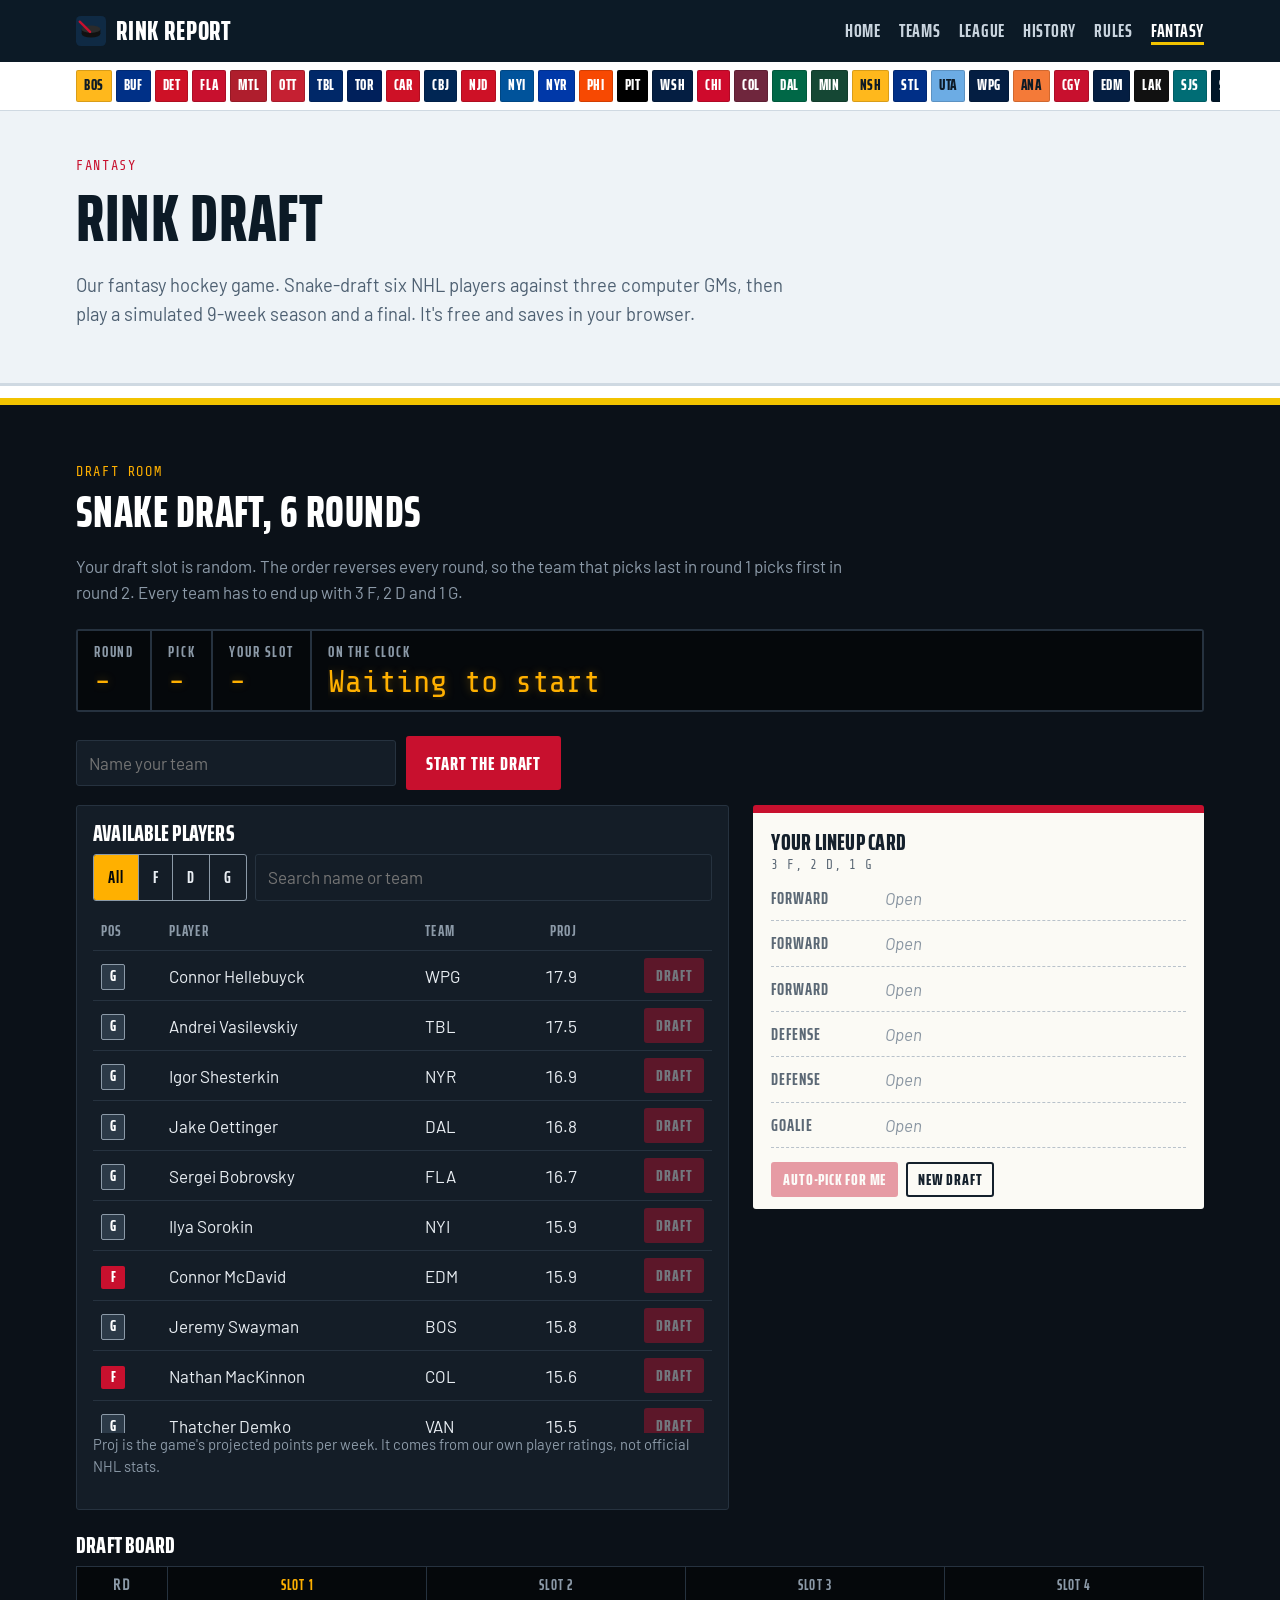
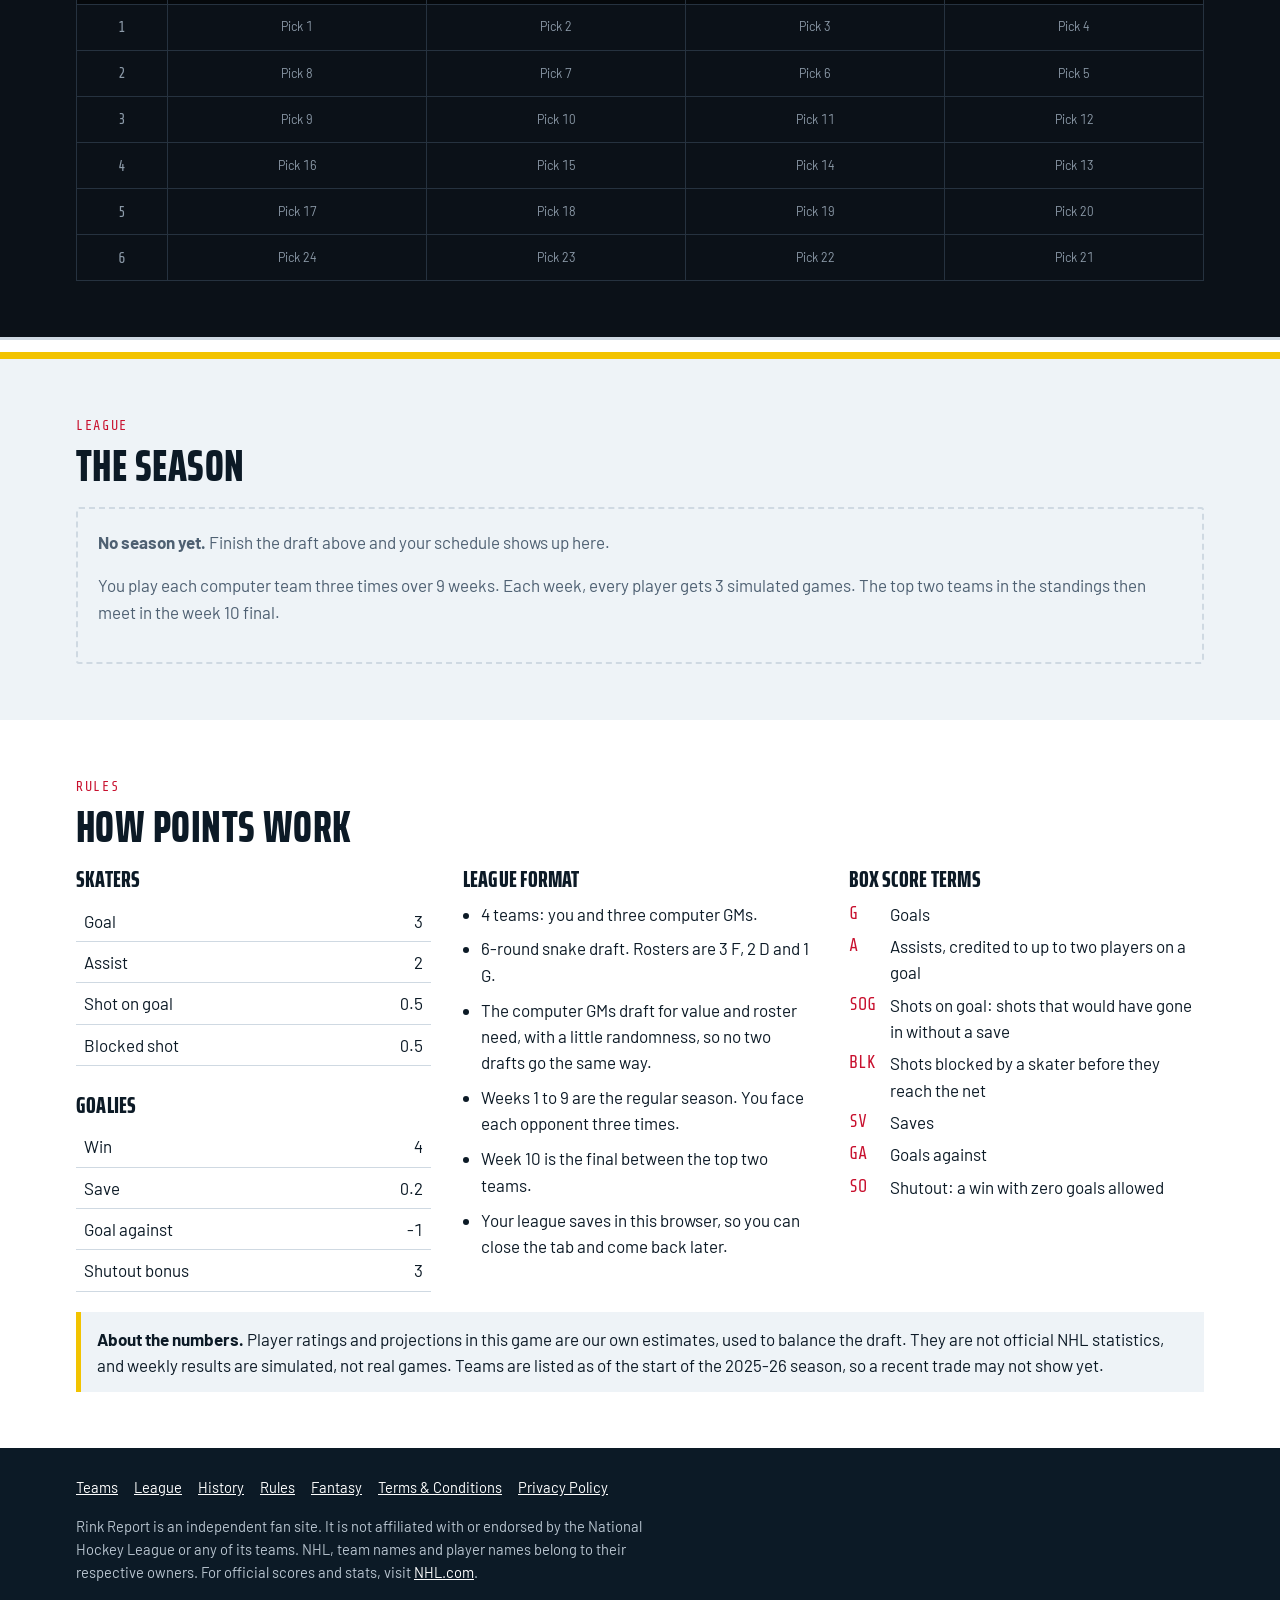
<file: fantasy.html>
<!doctype html>
<html lang="en">
<head>
  <meta charset="utf-8">
  <meta name="viewport" content="width=device-width, initial-scale=1, viewport-fit=cover">
  <title>Rink Draft Fantasy Hockey | Rink Report</title>
  <meta name="description" content="Snake-draft six NHL players against three computer GMs and play a simulated fantasy season.">
  <link rel="icon" href="favicon.svg" type="image/svg+xml">
  <link rel="preconnect" href="https://fonts.googleapis.com">
  <link rel="preconnect" href="https://fonts.gstatic.com" crossorigin>
  <link href="https://fonts.googleapis.com/css2?family=Barlow:wght@400;600;700&amp;family=Saira+Extra+Condensed:wght@700;800&amp;family=Share+Tech+Mono&amp;display=swap" rel="stylesheet">
  <link rel="stylesheet" href="styles.css">
</head>
<body>
  <header class="site-header">
    <div class="wrap">
      <a class="brand" href="index.html"><img src="favicon.svg" alt="">Rink Report</a>
      <nav class="site-nav" aria-label="Main">
        <a href="index.html">Home</a>
        <a href="teams.html">Teams</a>
        <a href="league.html">League</a>
        <a href="history.html">History</a>
        <a href="rules.html">Rules</a>
        <a href="fantasy.html" aria-current="page">Fantasy</a>
      </nav>
    </div>
  </header>
  <nav class="teambar" aria-label="All 32 teams"><div class="wrap"><a href="teams.html#bos" style="background:#FFB81C;color:#0c1a26" title="Boston Bruins">BOS</a><a href="teams.html#buf" style="background:#003087;color:#ffffff" title="Buffalo Sabres">BUF</a><a href="teams.html#det" style="background:#CE1126;color:#ffffff" title="Detroit Red Wings">DET</a><a href="teams.html#fla" style="background:#C8102E;color:#ffffff" title="Florida Panthers">FLA</a><a href="teams.html#mtl" style="background:#AF1E2D;color:#ffffff" title="Montreal Canadiens">MTL</a><a href="teams.html#ott" style="background:#C52032;color:#ffffff" title="Ottawa Senators">OTT</a><a href="teams.html#tbl" style="background:#002868;color:#ffffff" title="Tampa Bay Lightning">TBL</a><a href="teams.html#tor" style="background:#00205B;color:#ffffff" title="Toronto Maple Leafs">TOR</a><a href="teams.html#car" style="background:#CE1126;color:#ffffff" title="Carolina Hurricanes">CAR</a><a href="teams.html#cbj" style="background:#002654;color:#ffffff" title="Columbus Blue Jackets">CBJ</a><a href="teams.html#njd" style="background:#CE1126;color:#ffffff" title="New Jersey Devils">NJD</a><a href="teams.html#nyi" style="background:#00539B;color:#ffffff" title="New York Islanders">NYI</a><a href="teams.html#nyr" style="background:#0038A8;color:#ffffff" title="New York Rangers">NYR</a><a href="teams.html#phi" style="background:#F74902;color:#ffffff" title="Philadelphia Flyers">PHI</a><a href="teams.html#pit" style="background:#000000;color:#ffffff" title="Pittsburgh Penguins">PIT</a><a href="teams.html#wsh" style="background:#041E42;color:#ffffff" title="Washington Capitals">WSH</a><a href="teams.html#chi" style="background:#CF0A2C;color:#ffffff" title="Chicago Blackhawks">CHI</a><a href="teams.html#col" style="background:#6F263D;color:#ffffff" title="Colorado Avalanche">COL</a><a href="teams.html#dal" style="background:#006847;color:#ffffff" title="Dallas Stars">DAL</a><a href="teams.html#min" style="background:#154734;color:#ffffff" title="Minnesota Wild">MIN</a><a href="teams.html#nsh" style="background:#FFB81C;color:#0c1a26" title="Nashville Predators">NSH</a><a href="teams.html#stl" style="background:#002F87;color:#ffffff" title="St. Louis Blues">STL</a><a href="teams.html#uta" style="background:#6CACE4;color:#0c1a26" title="Utah Mammoth">UTA</a><a href="teams.html#wpg" style="background:#041E42;color:#ffffff" title="Winnipeg Jets">WPG</a><a href="teams.html#ana" style="background:#F47A38;color:#0c1a26" title="Anaheim Ducks">ANA</a><a href="teams.html#cgy" style="background:#C8102E;color:#ffffff" title="Calgary Flames">CGY</a><a href="teams.html#edm" style="background:#041E42;color:#ffffff" title="Edmonton Oilers">EDM</a><a href="teams.html#lak" style="background:#111111;color:#ffffff" title="Los Angeles Kings">LAK</a><a href="teams.html#sjs" style="background:#006D75;color:#ffffff" title="San Jose Sharks">SJS</a><a href="teams.html#sea" style="background:#001628;color:#ffffff" title="Seattle Kraken">SEA</a><a href="teams.html#van" style="background:#00205B;color:#ffffff" title="Vancouver Canucks">VAN</a><a href="teams.html#vgk" style="background:#B4975A;color:#0c1a26" title="Vegas Golden Knights">VGK</a></div></nav>

  <main>
    <section class="page-head">
      <div class="wrap">
        <p class="eyebrow">Fantasy</p>
        <h1>Rink Draft</h1>
        <p class="lead">Our fantasy hockey game. Snake-draft six NHL players against three computer GMs, then play a simulated 9-week season and a final. It's free and saves in your browser.</p>
      </div>
    </section>
    <div class="boards" aria-hidden="true"></div>
        <section class="arena" id="draft">
      <div class="wrap">
        <p class="eyebrow">Draft room</p>
        <h2>Snake draft, 6 rounds</h2>
        <p class="intro">Your draft slot is random. The order reverses every round, so the team that picks last in round 1 picks first in round 2. Every team has to end up with 3 F, 2 D and 1 G.</p>

        <div class="scoreboard" aria-live="polite">
          <div class="sb-cell"><div class="sb-label">Round</div><div class="sb-value" id="sb-round">-</div></div>
          <div class="sb-cell"><div class="sb-label">Pick</div><div class="sb-value" id="sb-pick">-</div></div>
          <div class="sb-cell"><div class="sb-label">Your slot</div><div class="sb-value" id="sb-slot">-</div></div>
          <div class="sb-cell"><div class="sb-label">On the clock</div><div class="sb-value" id="sb-clock">Waiting to start</div></div>
        </div>

        <form class="setup" id="setup">
          <input id="team-name" maxlength="24" placeholder="Name your team" aria-label="Team name" required>
          <button class="btn" type="submit" id="start-draft">Start the draft</button>
        </form>
        <p class="note" id="draft-msg" role="status"></p>

        <div class="room">
          <div class="pane">
            <h3>Available players</h3>
            <div class="filters">
              <div class="tabs" role="group" aria-label="Filter by position">
                <button type="button" data-pos="ALL" aria-pressed="true">All</button>
                <button type="button" data-pos="F" aria-pressed="false">F</button>
                <button type="button" data-pos="D" aria-pressed="false">D</button>
                <button type="button" data-pos="G" aria-pressed="false">G</button>
              </div>
              <input id="search" type="search" placeholder="Search name or team" aria-label="Search players">
            </div>
            <div class="pool scroll">
              <table>
                <thead><tr><th>Pos</th><th>Player</th><th>Team</th><th class="num" title="Projected fantasy points per week">Proj</th><th></th></tr></thead>
                <tbody id="pool-body"></tbody>
              </table>
            </div>
            <p class="note">Proj is the game's projected points per week. It comes from our own player ratings, not official NHL stats.</p>
          </div>

          <div>
            <div class="card">
              <h3 id="card-title">Your lineup card</h3>
              <div class="sub" id="card-sub">3 F, 2 D, 1 G</div>
              <div id="card-lines"></div>
              <div class="card-actions">
                <button class="btn small" type="button" id="autopick" disabled>Auto-pick for me</button>
                <button class="btn small ghost" type="button" id="reset">New draft</button>
              </div>
            </div>
          </div>
        </div>

        <div class="board-wrap">
          <h3>Draft board</h3>
          <div class="scroll">
            <table class="board">
              <thead id="board-head"></thead>
              <tbody id="board-body"></tbody>
            </table>
          </div>
        </div>
      </div>
    </section>

    <div class="boards" aria-hidden="true"></div>

    <section class="season" id="season">
      <div class="wrap">
        <p class="eyebrow">League</p>
        <h2>The season</h2>
        <div id="season-empty" class="empty-state">
          <p><strong>No season yet.</strong> Finish the draft above and your schedule shows up here.</p>
          <p>You play each computer team three times over 9 weeks. Each week, every player gets 3 simulated games. The top two teams in the standings then meet in the week 10 final.</p>
        </div>
        <div class="season-grid" id="season-grid" hidden>
          <div>
            <div class="panel">
              <h3>Standings</h3>
              <div class="scroll">
                <table class="standings">
                  <thead><tr><th>#</th><th>Team</th><th class="num">W</th><th class="num">L</th><th class="num">T</th><th class="num">PF</th></tr></thead>
                  <tbody id="standings-body"></tbody>
                </table>
              </div>
              <p class="note">Ties in the standings are broken by total points for (PF).</p>
            </div>
            <div class="panel">
              <h3>Results</h3>
              <div class="scroll">
                <table>
                  <thead><tr><th>Wk</th><th>Opponent</th><th class="num">Score</th></tr></thead>
                  <tbody id="log-body"></tbody>
                </table>
              </div>
              <p class="note">Click a week to see its box score.</p>
            </div>
          </div>
          <div class="panel">
            <div class="week-head">
              <h3 id="week-title">Week 1</h3>
              <button class="btn" type="button" id="play-week">Play week 1</button>
            </div>
            <div id="matchups"></div>
            <div id="week-detail"></div>
          </div>
        </div>
      </div>
    </section>

    <section class="rules" id="rules">
      <div class="wrap">
        <p class="eyebrow">Rules</p>
        <h2>How points work</h2>
        <div class="rules-grid">
          <div>
            <h3>Skaters</h3>
            <table>
              <tbody>
                <tr><td>Goal</td><td class="num">3</td></tr>
                <tr><td>Assist</td><td class="num">2</td></tr>
                <tr><td>Shot on goal</td><td class="num">0.5</td></tr>
                <tr><td>Blocked shot</td><td class="num">0.5</td></tr>
              </tbody>
            </table>
            <h3 style="margin-top:1.2em">Goalies</h3>
            <table>
              <tbody>
                <tr><td>Win</td><td class="num">4</td></tr>
                <tr><td>Save</td><td class="num">0.2</td></tr>
                <tr><td>Goal against</td><td class="num">-1</td></tr>
                <tr><td>Shutout bonus</td><td class="num">3</td></tr>
              </tbody>
            </table>
          </div>
          <div>
            <h3>League format</h3>
            <ul>
              <li>4 teams: you and three computer GMs.</li>
              <li>6-round snake draft. Rosters are 3 F, 2 D and 1 G.</li>
              <li>The computer GMs draft for value and roster need, with a little randomness, so no two drafts go the same way.</li>
              <li>Weeks 1 to 9 are the regular season. You face each opponent three times.</li>
              <li>Week 10 is the final between the top two teams.</li>
              <li>Your league saves in this browser, so you can close the tab and come back later.</li>
            </ul>
          </div>
          <div>
            <h3>Box score terms</h3>
            <dl class="glossary">
              <dt>G</dt><dd>Goals</dd>
              <dt>A</dt><dd>Assists, credited to up to two players on a goal</dd>
              <dt>SOG</dt><dd>Shots on goal: shots that would have gone in without a save</dd>
              <dt>BLK</dt><dd>Shots blocked by a skater before they reach the net</dd>
              <dt>SV</dt><dd>Saves</dd>
              <dt>GA</dt><dd>Goals against</dd>
              <dt>SO</dt><dd>Shutout: a win with zero goals allowed</dd>
            </dl>
          </div>
        </div>
        <div class="callout">
          <p><strong>About the numbers.</strong> Player ratings and projections in this game are our own estimates, used to balance the draft. They are not official NHL statistics, and weekly results are simulated, not real games. Teams are listed as of the start of the 2025-26 season, so a recent trade may not show yet.</p>
        </div>
      </div>
    </section>

  </main>

  <footer class="site-footer">
    <div class="wrap">
      <div class="foot-links">
        <a href="teams.html">Teams</a>
        <a href="league.html">League</a>
        <a href="history.html">History</a>
        <a href="rules.html">Rules</a>
        <a href="fantasy.html">Fantasy</a>
        <a href="terms.html">Terms &amp; Conditions</a>
        <a href="privacy.html">Privacy Policy</a>
      </div>
      <p>Rink Report is an independent fan site. It is not affiliated with or endorsed by the National Hockey League or any of its teams. NHL, team names and player names belong to their respective owners. For official scores and stats, visit <a href="https://www.nhl.com">NHL.com</a>.</p>
    </div>
  </footer>
  <script src="players.js"></script>
  <script src="draft.js"></script>
</body>
</html>
</file>
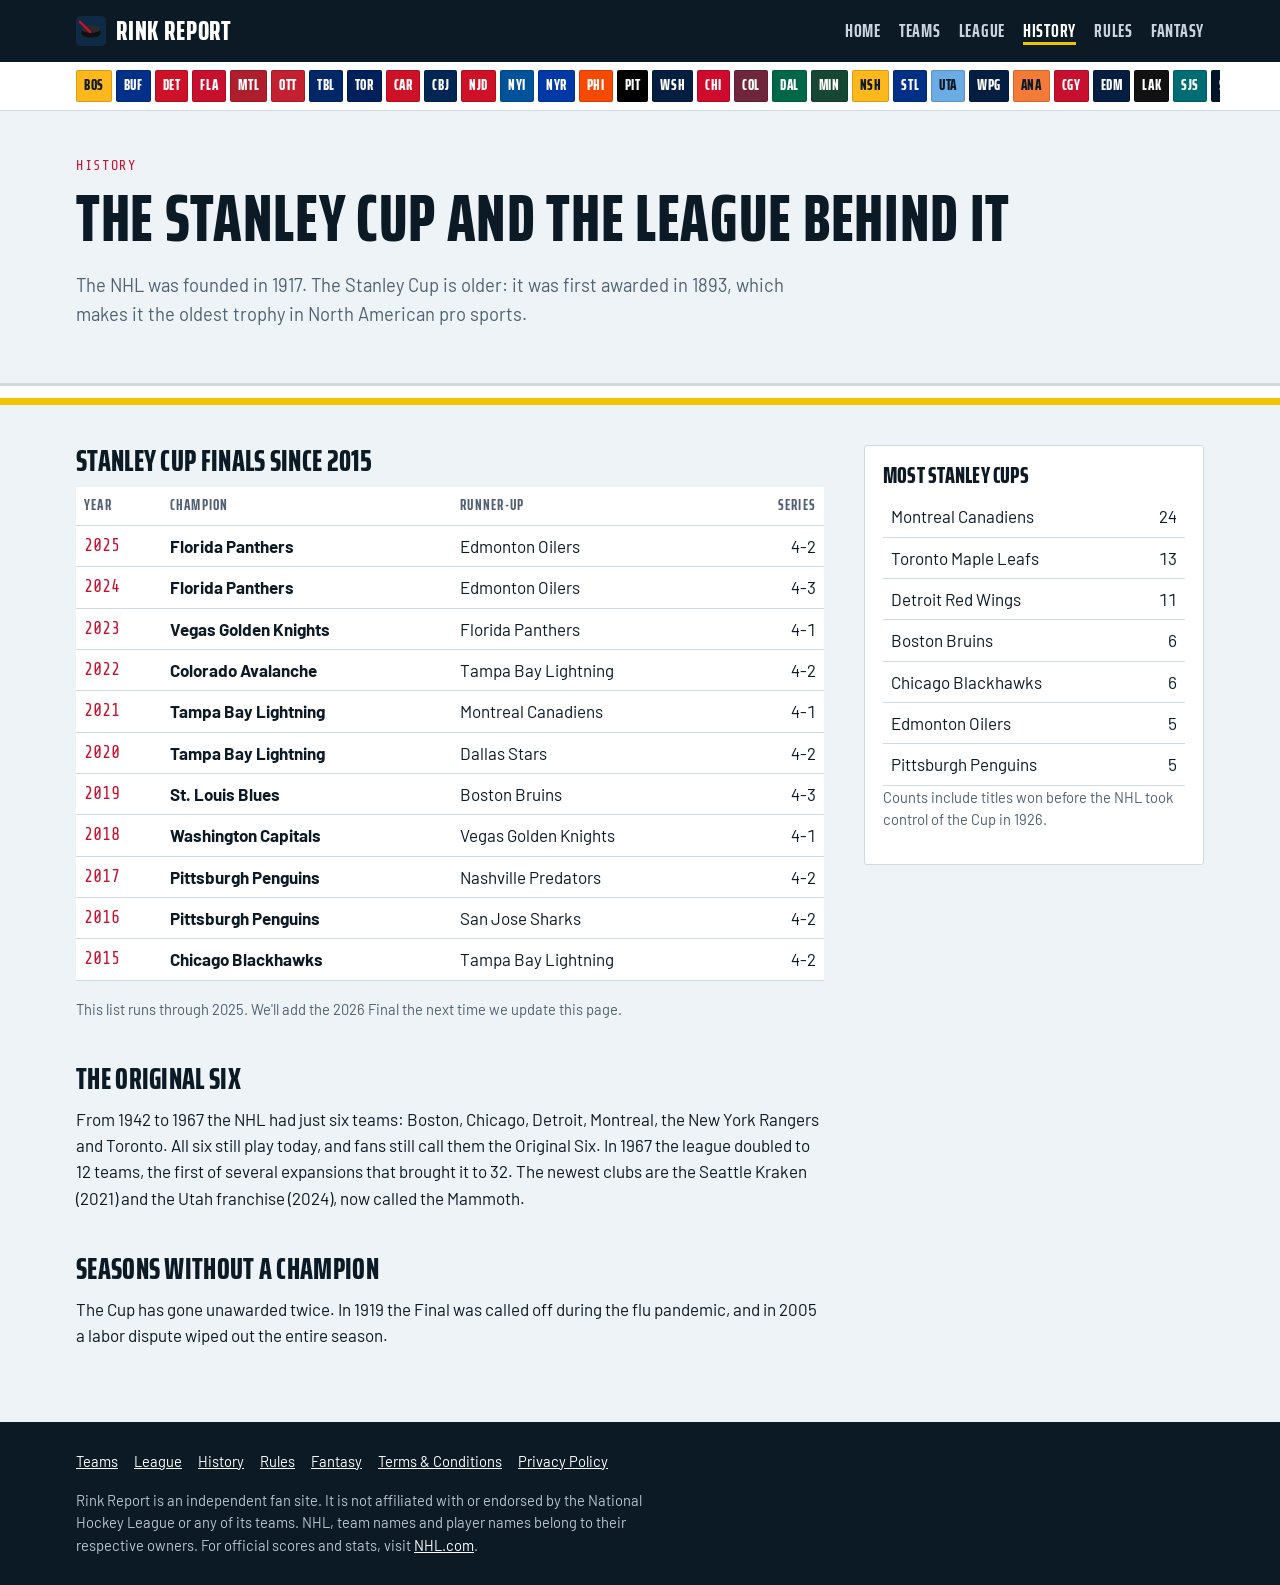
<file: history.html>
<!doctype html>
<html lang="en">
<head>
  <meta charset="utf-8">
  <meta name="viewport" content="width=device-width, initial-scale=1, viewport-fit=cover">
  <title>Stanley Cup History | Rink Report</title>
  <meta name="description" content="Stanley Cup Finals since 2015, the Original Six and the most decorated NHL franchises.">
  <link rel="icon" href="favicon.svg" type="image/svg+xml">
  <link rel="preconnect" href="https://fonts.googleapis.com">
  <link rel="preconnect" href="https://fonts.gstatic.com" crossorigin>
  <link href="https://fonts.googleapis.com/css2?family=Barlow:wght@400;600;700&amp;family=Saira+Extra+Condensed:wght@700;800&amp;family=Share+Tech+Mono&amp;display=swap" rel="stylesheet">
  <link rel="stylesheet" href="styles.css">
</head>
<body>
  <header class="site-header">
    <div class="wrap">
      <a class="brand" href="index.html"><img src="favicon.svg" alt="">Rink Report</a>
      <nav class="site-nav" aria-label="Main">
        <a href="index.html">Home</a>
        <a href="teams.html">Teams</a>
        <a href="league.html">League</a>
        <a href="history.html" aria-current="page">History</a>
        <a href="rules.html">Rules</a>
        <a href="fantasy.html">Fantasy</a>
      </nav>
    </div>
  </header>
  <nav class="teambar" aria-label="All 32 teams"><div class="wrap"><a href="teams.html#bos" style="background:#FFB81C;color:#0c1a26" title="Boston Bruins">BOS</a><a href="teams.html#buf" style="background:#003087;color:#ffffff" title="Buffalo Sabres">BUF</a><a href="teams.html#det" style="background:#CE1126;color:#ffffff" title="Detroit Red Wings">DET</a><a href="teams.html#fla" style="background:#C8102E;color:#ffffff" title="Florida Panthers">FLA</a><a href="teams.html#mtl" style="background:#AF1E2D;color:#ffffff" title="Montreal Canadiens">MTL</a><a href="teams.html#ott" style="background:#C52032;color:#ffffff" title="Ottawa Senators">OTT</a><a href="teams.html#tbl" style="background:#002868;color:#ffffff" title="Tampa Bay Lightning">TBL</a><a href="teams.html#tor" style="background:#00205B;color:#ffffff" title="Toronto Maple Leafs">TOR</a><a href="teams.html#car" style="background:#CE1126;color:#ffffff" title="Carolina Hurricanes">CAR</a><a href="teams.html#cbj" style="background:#002654;color:#ffffff" title="Columbus Blue Jackets">CBJ</a><a href="teams.html#njd" style="background:#CE1126;color:#ffffff" title="New Jersey Devils">NJD</a><a href="teams.html#nyi" style="background:#00539B;color:#ffffff" title="New York Islanders">NYI</a><a href="teams.html#nyr" style="background:#0038A8;color:#ffffff" title="New York Rangers">NYR</a><a href="teams.html#phi" style="background:#F74902;color:#ffffff" title="Philadelphia Flyers">PHI</a><a href="teams.html#pit" style="background:#000000;color:#ffffff" title="Pittsburgh Penguins">PIT</a><a href="teams.html#wsh" style="background:#041E42;color:#ffffff" title="Washington Capitals">WSH</a><a href="teams.html#chi" style="background:#CF0A2C;color:#ffffff" title="Chicago Blackhawks">CHI</a><a href="teams.html#col" style="background:#6F263D;color:#ffffff" title="Colorado Avalanche">COL</a><a href="teams.html#dal" style="background:#006847;color:#ffffff" title="Dallas Stars">DAL</a><a href="teams.html#min" style="background:#154734;color:#ffffff" title="Minnesota Wild">MIN</a><a href="teams.html#nsh" style="background:#FFB81C;color:#0c1a26" title="Nashville Predators">NSH</a><a href="teams.html#stl" style="background:#002F87;color:#ffffff" title="St. Louis Blues">STL</a><a href="teams.html#uta" style="background:#6CACE4;color:#0c1a26" title="Utah Mammoth">UTA</a><a href="teams.html#wpg" style="background:#041E42;color:#ffffff" title="Winnipeg Jets">WPG</a><a href="teams.html#ana" style="background:#F47A38;color:#0c1a26" title="Anaheim Ducks">ANA</a><a href="teams.html#cgy" style="background:#C8102E;color:#ffffff" title="Calgary Flames">CGY</a><a href="teams.html#edm" style="background:#041E42;color:#ffffff" title="Edmonton Oilers">EDM</a><a href="teams.html#lak" style="background:#111111;color:#ffffff" title="Los Angeles Kings">LAK</a><a href="teams.html#sjs" style="background:#006D75;color:#ffffff" title="San Jose Sharks">SJS</a><a href="teams.html#sea" style="background:#001628;color:#ffffff" title="Seattle Kraken">SEA</a><a href="teams.html#van" style="background:#00205B;color:#ffffff" title="Vancouver Canucks">VAN</a><a href="teams.html#vgk" style="background:#B4975A;color:#0c1a26" title="Vegas Golden Knights">VGK</a></div></nav>

  <main>
    <section class="page-head">
      <div class="wrap">
        <p class="eyebrow">History</p>
        <h1>The Stanley Cup and the league behind it</h1>
        <p class="lead">The NHL was founded in 1917. The Stanley Cup is older: it was first awarded in 1893, which makes it the oldest trophy in North American pro sports.</p>
      </div>
    </section>
    <div class="boards" aria-hidden="true"></div>
    <div class="wrap prose-grid">
      <article class="prose">
        <h2>Stanley Cup Finals since 2015</h2>
        <div class="scroll">
          <table class="finals">
            <thead><tr><th>Year</th><th>Champion</th><th>Runner-up</th><th class="num">Series</th></tr></thead>
            <tbody>
              <tr><td class="yr">2025</td><td><strong>Florida Panthers</strong></td><td>Edmonton Oilers</td><td class="num">4-2</td></tr>
              <tr><td class="yr">2024</td><td><strong>Florida Panthers</strong></td><td>Edmonton Oilers</td><td class="num">4-3</td></tr>
              <tr><td class="yr">2023</td><td><strong>Vegas Golden Knights</strong></td><td>Florida Panthers</td><td class="num">4-1</td></tr>
              <tr><td class="yr">2022</td><td><strong>Colorado Avalanche</strong></td><td>Tampa Bay Lightning</td><td class="num">4-2</td></tr>
              <tr><td class="yr">2021</td><td><strong>Tampa Bay Lightning</strong></td><td>Montreal Canadiens</td><td class="num">4-1</td></tr>
              <tr><td class="yr">2020</td><td><strong>Tampa Bay Lightning</strong></td><td>Dallas Stars</td><td class="num">4-2</td></tr>
              <tr><td class="yr">2019</td><td><strong>St. Louis Blues</strong></td><td>Boston Bruins</td><td class="num">4-3</td></tr>
              <tr><td class="yr">2018</td><td><strong>Washington Capitals</strong></td><td>Vegas Golden Knights</td><td class="num">4-1</td></tr>
              <tr><td class="yr">2017</td><td><strong>Pittsburgh Penguins</strong></td><td>Nashville Predators</td><td class="num">4-2</td></tr>
              <tr><td class="yr">2016</td><td><strong>Pittsburgh Penguins</strong></td><td>San Jose Sharks</td><td class="num">4-2</td></tr>
              <tr><td class="yr">2015</td><td><strong>Chicago Blackhawks</strong></td><td>Tampa Bay Lightning</td><td class="num">4-2</td></tr>
            </tbody>
          </table>
        </div>
        <p class="note">This list runs through 2025. We'll add the 2026 Final the next time we update this page.</p>

        <h2>The Original Six</h2>
        <p>From 1942 to 1967 the NHL had just six teams: Boston, Chicago, Detroit, Montreal, the New York Rangers and Toronto. All six still play today, and fans still call them the Original Six. In 1967 the league doubled to 12 teams, the first of several expansions that brought it to 32. The newest clubs are the Seattle Kraken (2021) and the Utah franchise (2024), now called the Mammoth.</p>

        <h2>Seasons without a champion</h2>
        <p>The Cup has gone unawarded twice. In 1919 the Final was called off during the flu pandemic, and in 2005 a labor dispute wiped out the entire season.</p>
      </article>
      <aside>
        <div class="panel">
          <h3>Most Stanley Cups</h3>
          <table>
            <tbody>
              <tr><td>Montreal Canadiens</td><td class="num">24</td></tr>
              <tr><td>Toronto Maple Leafs</td><td class="num">13</td></tr>
              <tr><td>Detroit Red Wings</td><td class="num">11</td></tr>
              <tr><td>Boston Bruins</td><td class="num">6</td></tr>
              <tr><td>Chicago Blackhawks</td><td class="num">6</td></tr>
              <tr><td>Edmonton Oilers</td><td class="num">5</td></tr>
              <tr><td>Pittsburgh Penguins</td><td class="num">5</td></tr>
            </tbody>
          </table>
          <p class="note">Counts include titles won before the NHL took control of the Cup in 1926.</p>
        </div>
      </aside>
    </div>
  </main>

  <footer class="site-footer">
    <div class="wrap">
      <div class="foot-links">
        <a href="teams.html">Teams</a>
        <a href="league.html">League</a>
        <a href="history.html">History</a>
        <a href="rules.html">Rules</a>
        <a href="fantasy.html">Fantasy</a>
        <a href="terms.html">Terms &amp; Conditions</a>
        <a href="privacy.html">Privacy Policy</a>
      </div>
      <p>Rink Report is an independent fan site. It is not affiliated with or endorsed by the National Hockey League or any of its teams. NHL, team names and player names belong to their respective owners. For official scores and stats, visit <a href="https://www.nhl.com">NHL.com</a>.</p>
    </div>
  </footer>
</body>
</html>
</file>
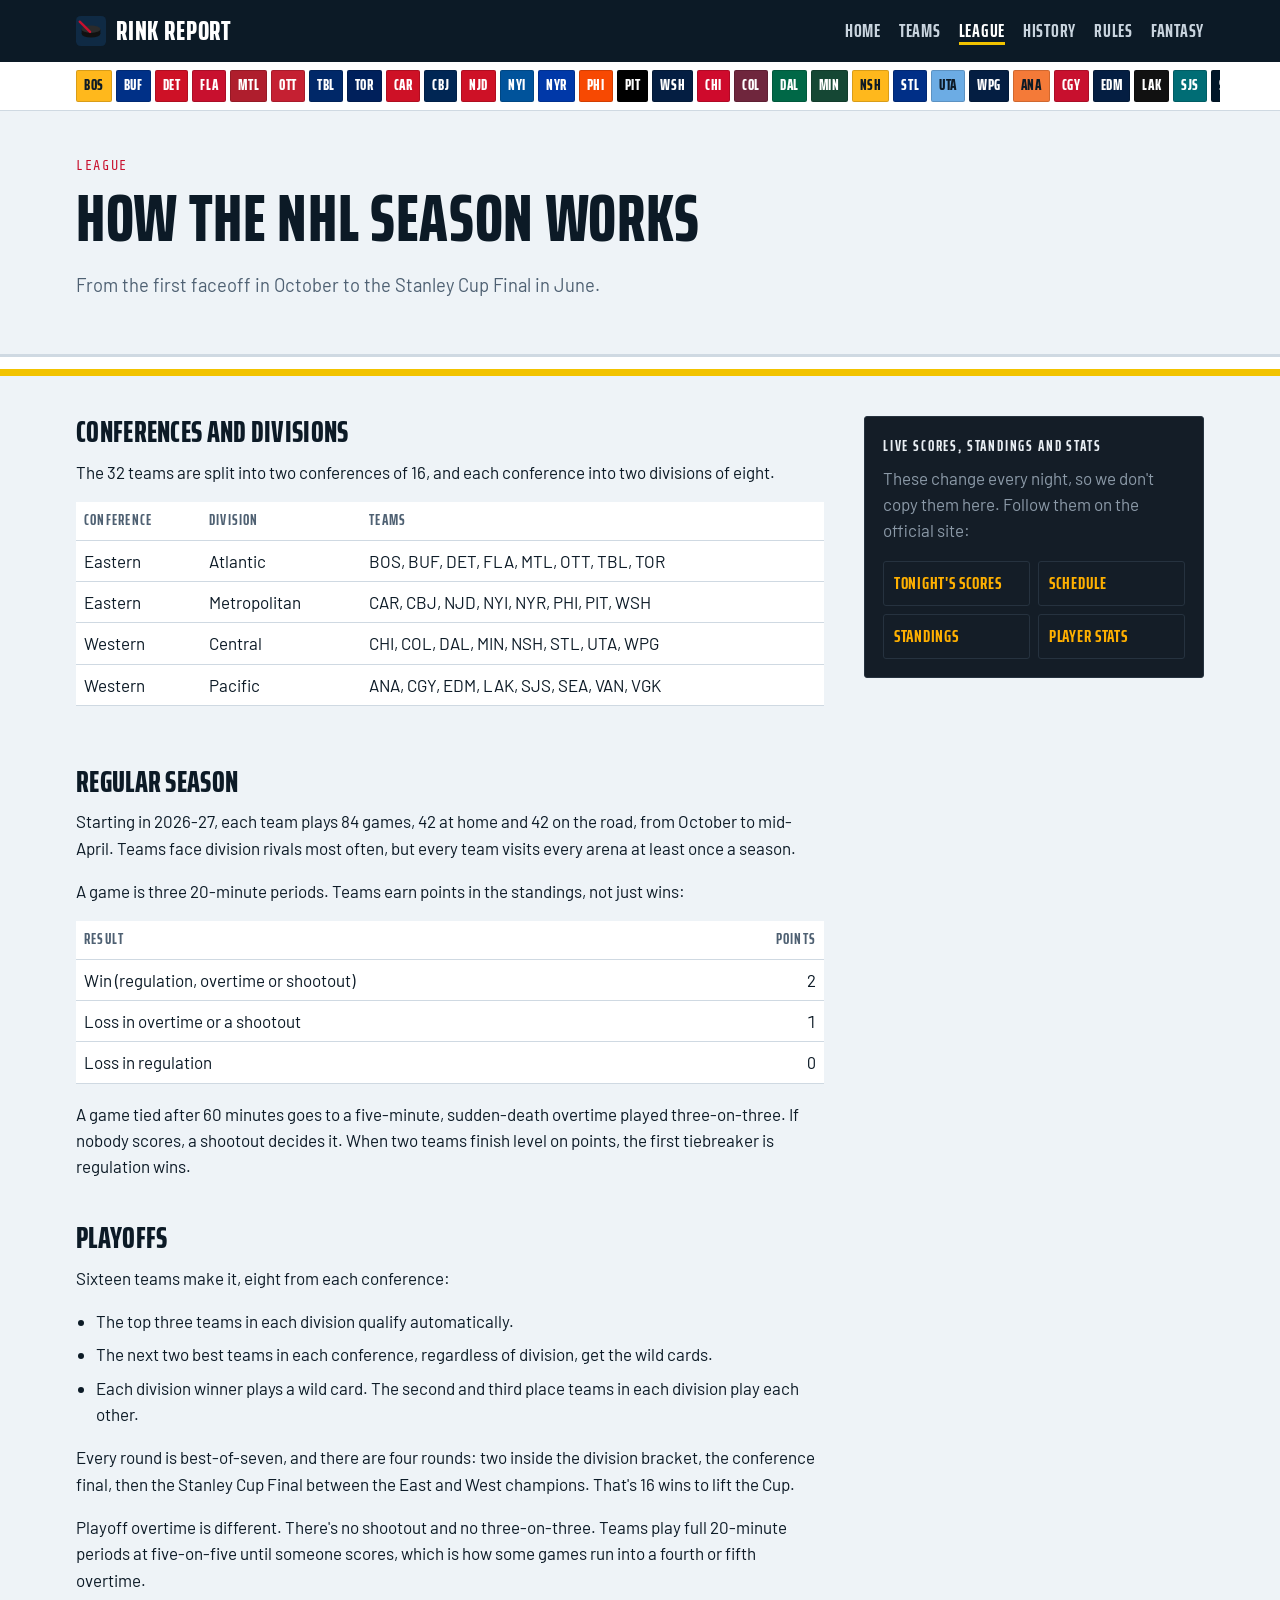
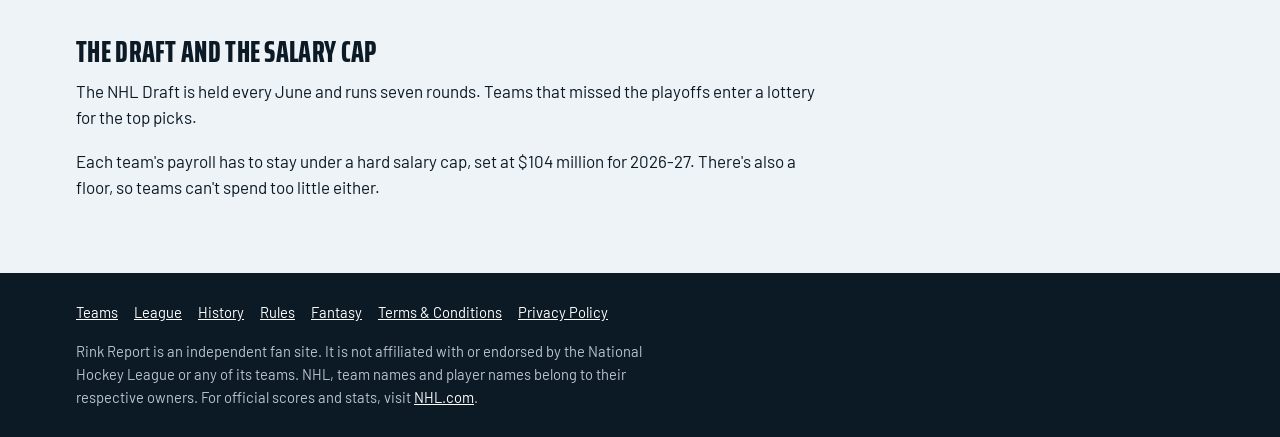
<file: league.html>
<!doctype html>
<html lang="en">
<head>
  <meta charset="utf-8">
  <meta name="viewport" content="width=device-width, initial-scale=1, viewport-fit=cover">
  <title>How the NHL Season Works | Rink Report</title>
  <meta name="description" content="NHL conferences, divisions, standings points, overtime, playoff format, draft and salary cap.">
  <link rel="icon" href="favicon.svg" type="image/svg+xml">
  <link rel="preconnect" href="https://fonts.googleapis.com">
  <link rel="preconnect" href="https://fonts.gstatic.com" crossorigin>
  <link href="https://fonts.googleapis.com/css2?family=Barlow:wght@400;600;700&amp;family=Saira+Extra+Condensed:wght@700;800&amp;family=Share+Tech+Mono&amp;display=swap" rel="stylesheet">
  <link rel="stylesheet" href="styles.css">
</head>
<body>
  <header class="site-header">
    <div class="wrap">
      <a class="brand" href="index.html"><img src="favicon.svg" alt="">Rink Report</a>
      <nav class="site-nav" aria-label="Main">
        <a href="index.html">Home</a>
        <a href="teams.html">Teams</a>
        <a href="league.html" aria-current="page">League</a>
        <a href="history.html">History</a>
        <a href="rules.html">Rules</a>
        <a href="fantasy.html">Fantasy</a>
      </nav>
    </div>
  </header>
  <nav class="teambar" aria-label="All 32 teams"><div class="wrap"><a href="teams.html#bos" style="background:#FFB81C;color:#0c1a26" title="Boston Bruins">BOS</a><a href="teams.html#buf" style="background:#003087;color:#ffffff" title="Buffalo Sabres">BUF</a><a href="teams.html#det" style="background:#CE1126;color:#ffffff" title="Detroit Red Wings">DET</a><a href="teams.html#fla" style="background:#C8102E;color:#ffffff" title="Florida Panthers">FLA</a><a href="teams.html#mtl" style="background:#AF1E2D;color:#ffffff" title="Montreal Canadiens">MTL</a><a href="teams.html#ott" style="background:#C52032;color:#ffffff" title="Ottawa Senators">OTT</a><a href="teams.html#tbl" style="background:#002868;color:#ffffff" title="Tampa Bay Lightning">TBL</a><a href="teams.html#tor" style="background:#00205B;color:#ffffff" title="Toronto Maple Leafs">TOR</a><a href="teams.html#car" style="background:#CE1126;color:#ffffff" title="Carolina Hurricanes">CAR</a><a href="teams.html#cbj" style="background:#002654;color:#ffffff" title="Columbus Blue Jackets">CBJ</a><a href="teams.html#njd" style="background:#CE1126;color:#ffffff" title="New Jersey Devils">NJD</a><a href="teams.html#nyi" style="background:#00539B;color:#ffffff" title="New York Islanders">NYI</a><a href="teams.html#nyr" style="background:#0038A8;color:#ffffff" title="New York Rangers">NYR</a><a href="teams.html#phi" style="background:#F74902;color:#ffffff" title="Philadelphia Flyers">PHI</a><a href="teams.html#pit" style="background:#000000;color:#ffffff" title="Pittsburgh Penguins">PIT</a><a href="teams.html#wsh" style="background:#041E42;color:#ffffff" title="Washington Capitals">WSH</a><a href="teams.html#chi" style="background:#CF0A2C;color:#ffffff" title="Chicago Blackhawks">CHI</a><a href="teams.html#col" style="background:#6F263D;color:#ffffff" title="Colorado Avalanche">COL</a><a href="teams.html#dal" style="background:#006847;color:#ffffff" title="Dallas Stars">DAL</a><a href="teams.html#min" style="background:#154734;color:#ffffff" title="Minnesota Wild">MIN</a><a href="teams.html#nsh" style="background:#FFB81C;color:#0c1a26" title="Nashville Predators">NSH</a><a href="teams.html#stl" style="background:#002F87;color:#ffffff" title="St. Louis Blues">STL</a><a href="teams.html#uta" style="background:#6CACE4;color:#0c1a26" title="Utah Mammoth">UTA</a><a href="teams.html#wpg" style="background:#041E42;color:#ffffff" title="Winnipeg Jets">WPG</a><a href="teams.html#ana" style="background:#F47A38;color:#0c1a26" title="Anaheim Ducks">ANA</a><a href="teams.html#cgy" style="background:#C8102E;color:#ffffff" title="Calgary Flames">CGY</a><a href="teams.html#edm" style="background:#041E42;color:#ffffff" title="Edmonton Oilers">EDM</a><a href="teams.html#lak" style="background:#111111;color:#ffffff" title="Los Angeles Kings">LAK</a><a href="teams.html#sjs" style="background:#006D75;color:#ffffff" title="San Jose Sharks">SJS</a><a href="teams.html#sea" style="background:#001628;color:#ffffff" title="Seattle Kraken">SEA</a><a href="teams.html#van" style="background:#00205B;color:#ffffff" title="Vancouver Canucks">VAN</a><a href="teams.html#vgk" style="background:#B4975A;color:#0c1a26" title="Vegas Golden Knights">VGK</a></div></nav>

  <main>
    <section class="page-head">
      <div class="wrap">
        <p class="eyebrow">League</p>
        <h1>How the NHL season works</h1>
        <p class="lead">From the first faceoff in October to the Stanley Cup Final in June.</p>
      </div>
    </section>
    <div class="boards" aria-hidden="true"></div>
    <div class="wrap prose-grid">
      <article class="prose">
        <h2>Conferences and divisions</h2>
        <p>The 32 teams are split into two conferences of 16, and each conference into two divisions of eight.</p>
        <div class="scroll">
          <table>
            <thead><tr><th>Conference</th><th>Division</th><th>Teams</th></tr></thead>
            <tbody>
              <tr><td>Eastern</td><td>Atlantic</td><td>BOS, BUF, DET, FLA, MTL, OTT, TBL, TOR</td></tr><tr><td>Eastern</td><td>Metropolitan</td><td>CAR, CBJ, NJD, NYI, NYR, PHI, PIT, WSH</td></tr><tr><td>Western</td><td>Central</td><td>CHI, COL, DAL, MIN, NSH, STL, UTA, WPG</td></tr><tr><td>Western</td><td>Pacific</td><td>ANA, CGY, EDM, LAK, SJS, SEA, VAN, VGK</td></tr>
            </tbody>
          </table>
        </div>

        <h2>Regular season</h2>
        <p>Starting in 2026-27, each team plays 84 games, 42 at home and 42 on the road, from October to mid-April. Teams face division rivals most often, but every team visits every arena at least once a season.</p>
        <p>A game is three 20-minute periods. Teams earn points in the standings, not just wins:</p>
        <div class="scroll">
          <table class="points">
            <thead><tr><th>Result</th><th class="num">Points</th></tr></thead>
            <tbody>
              <tr><td>Win (regulation, overtime or shootout)</td><td class="num">2</td></tr>
              <tr><td>Loss in overtime or a shootout</td><td class="num">1</td></tr>
              <tr><td>Loss in regulation</td><td class="num">0</td></tr>
            </tbody>
          </table>
        </div>
        <p>A game tied after 60 minutes goes to a five-minute, sudden-death overtime played three-on-three. If nobody scores, a shootout decides it. When two teams finish level on points, the first tiebreaker is regulation wins.</p>

        <h2>Playoffs</h2>
        <p>Sixteen teams make it, eight from each conference:</p>
        <ul>
          <li>The top three teams in each division qualify automatically.</li>
          <li>The next two best teams in each conference, regardless of division, get the wild cards.</li>
          <li>Each division winner plays a wild card. The second and third place teams in each division play each other.</li>
        </ul>
        <p>Every round is best-of-seven, and there are four rounds: two inside the division bracket, the conference final, then the Stanley Cup Final between the East and West champions. That's 16 wins to lift the Cup.</p>
        <p>Playoff overtime is different. There's no shootout and no three-on-three. Teams play full 20-minute periods at five-on-five until someone scores, which is how some games run into a fourth or fifth overtime.</p>

        <h2>The draft and the salary cap</h2>
        <p>The NHL Draft is held every June and runs seven rounds. Teams that missed the playoffs enter a lottery for the top picks.</p>
        <p>Each team's payroll has to stay under a hard salary cap, set at $104 million for 2026-27. There's also a floor, so teams can't spend too little either.</p>
      </article>
      <aside>
        <div class="arena side-box">
          <div class="live">
            <p class="sb-label">Live scores, standings and stats</p>
            <p>These change every night, so we don't copy them here. Follow them on the official site:</p>
            <ul class="live-links">
              <li><a href="https://www.nhl.com/scores">Tonight's scores</a></li>
              <li><a href="https://www.nhl.com/schedule">Schedule</a></li>
              <li><a href="https://www.nhl.com/standings">Standings</a></li>
              <li><a href="https://www.nhl.com/stats">Player stats</a></li>
            </ul>
          </div>
        </div>
      </aside>
    </div>
  </main>

  <footer class="site-footer">
    <div class="wrap">
      <div class="foot-links">
        <a href="teams.html">Teams</a>
        <a href="league.html">League</a>
        <a href="history.html">History</a>
        <a href="rules.html">Rules</a>
        <a href="fantasy.html">Fantasy</a>
        <a href="terms.html">Terms &amp; Conditions</a>
        <a href="privacy.html">Privacy Policy</a>
      </div>
      <p>Rink Report is an independent fan site. It is not affiliated with or endorsed by the National Hockey League or any of its teams. NHL, team names and player names belong to their respective owners. For official scores and stats, visit <a href="https://www.nhl.com">NHL.com</a>.</p>
    </div>
  </footer>
</body>
</html>
</file>
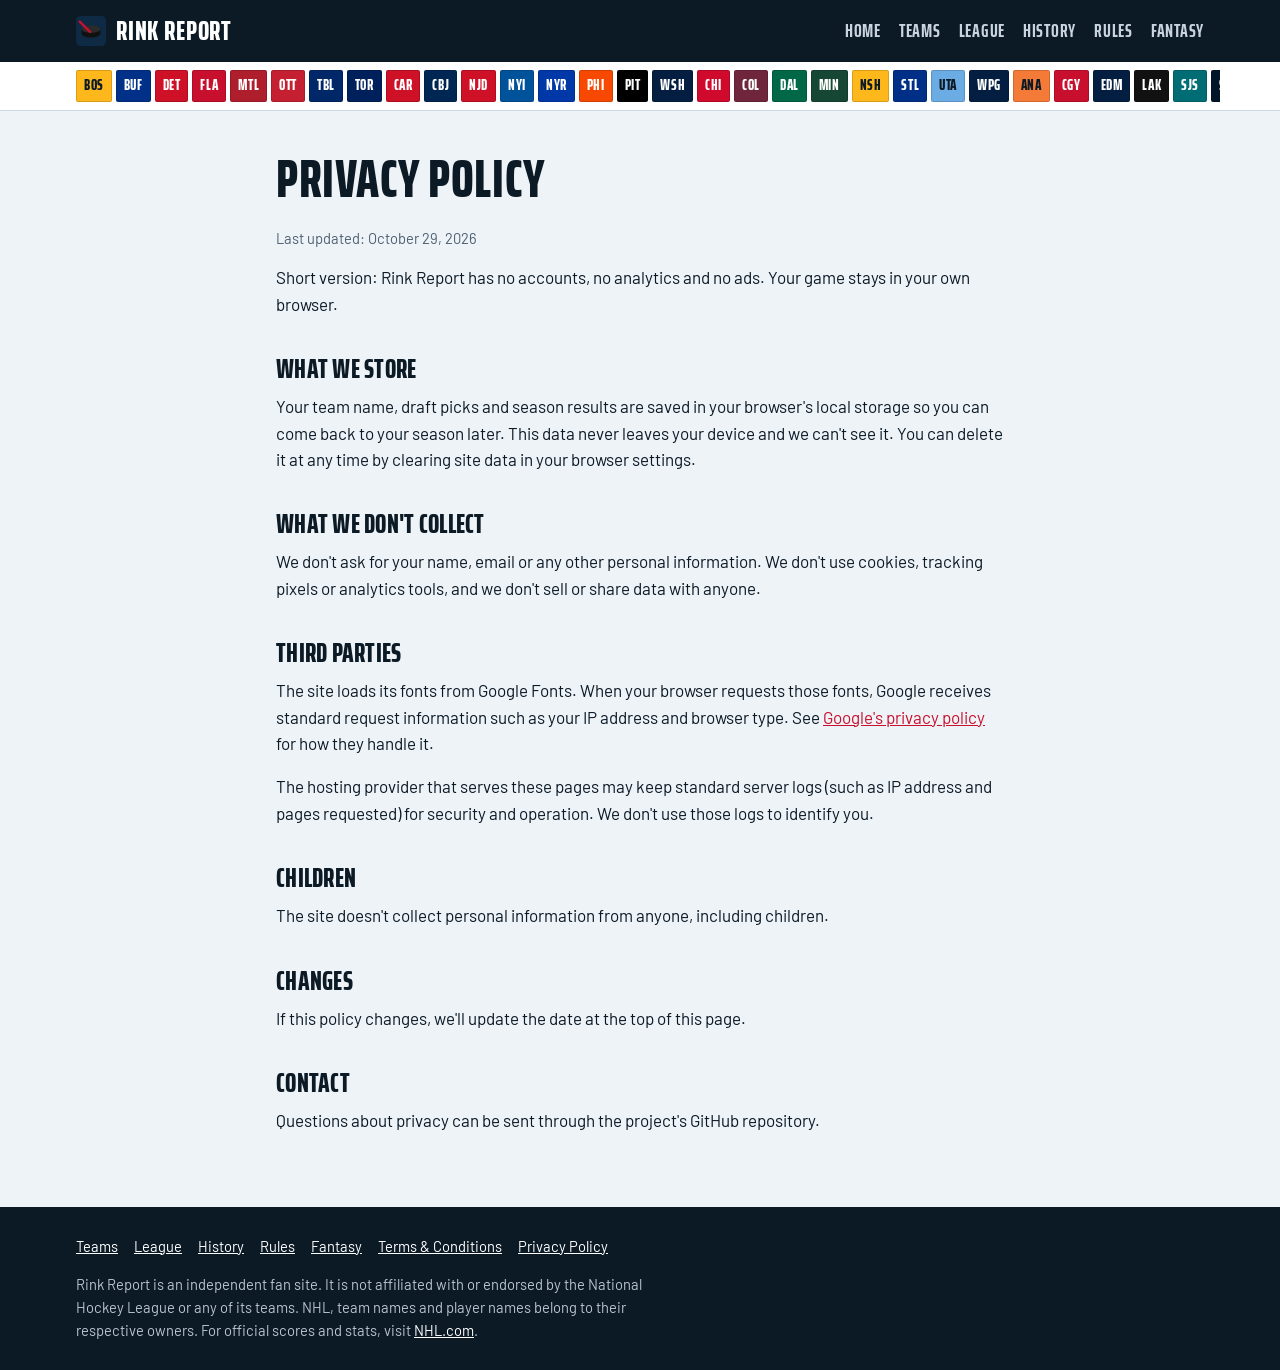
<file: privacy.html>
<!doctype html>
<html lang="en">
<head>
  <meta charset="utf-8">
  <meta name="viewport" content="width=device-width, initial-scale=1, viewport-fit=cover">
  <title>Privacy Policy | Rink Report</title>
  <meta name="description" content="How Rink Report handles your data. Short version: it stays in your browser.">
  <link rel="icon" href="favicon.svg" type="image/svg+xml">
  <link rel="preconnect" href="https://fonts.googleapis.com">
  <link rel="preconnect" href="https://fonts.gstatic.com" crossorigin>
  <link href="https://fonts.googleapis.com/css2?family=Barlow:wght@400;600;700&amp;family=Saira+Extra+Condensed:wght@700;800&amp;family=Share+Tech+Mono&amp;display=swap" rel="stylesheet">
  <link rel="stylesheet" href="styles.css">
</head>
<body>
  <header class="site-header">
    <div class="wrap">
      <a class="brand" href="index.html"><img src="favicon.svg" alt="">Rink Report</a>
      <nav class="site-nav" aria-label="Main">
        <a href="index.html">Home</a>
        <a href="teams.html">Teams</a>
        <a href="league.html">League</a>
        <a href="history.html">History</a>
        <a href="rules.html">Rules</a>
        <a href="fantasy.html">Fantasy</a>
      </nav>
    </div>
  </header>
  <nav class="teambar" aria-label="All 32 teams"><div class="wrap"><a href="teams.html#bos" style="background:#FFB81C;color:#0c1a26" title="Boston Bruins">BOS</a><a href="teams.html#buf" style="background:#003087;color:#ffffff" title="Buffalo Sabres">BUF</a><a href="teams.html#det" style="background:#CE1126;color:#ffffff" title="Detroit Red Wings">DET</a><a href="teams.html#fla" style="background:#C8102E;color:#ffffff" title="Florida Panthers">FLA</a><a href="teams.html#mtl" style="background:#AF1E2D;color:#ffffff" title="Montreal Canadiens">MTL</a><a href="teams.html#ott" style="background:#C52032;color:#ffffff" title="Ottawa Senators">OTT</a><a href="teams.html#tbl" style="background:#002868;color:#ffffff" title="Tampa Bay Lightning">TBL</a><a href="teams.html#tor" style="background:#00205B;color:#ffffff" title="Toronto Maple Leafs">TOR</a><a href="teams.html#car" style="background:#CE1126;color:#ffffff" title="Carolina Hurricanes">CAR</a><a href="teams.html#cbj" style="background:#002654;color:#ffffff" title="Columbus Blue Jackets">CBJ</a><a href="teams.html#njd" style="background:#CE1126;color:#ffffff" title="New Jersey Devils">NJD</a><a href="teams.html#nyi" style="background:#00539B;color:#ffffff" title="New York Islanders">NYI</a><a href="teams.html#nyr" style="background:#0038A8;color:#ffffff" title="New York Rangers">NYR</a><a href="teams.html#phi" style="background:#F74902;color:#ffffff" title="Philadelphia Flyers">PHI</a><a href="teams.html#pit" style="background:#000000;color:#ffffff" title="Pittsburgh Penguins">PIT</a><a href="teams.html#wsh" style="background:#041E42;color:#ffffff" title="Washington Capitals">WSH</a><a href="teams.html#chi" style="background:#CF0A2C;color:#ffffff" title="Chicago Blackhawks">CHI</a><a href="teams.html#col" style="background:#6F263D;color:#ffffff" title="Colorado Avalanche">COL</a><a href="teams.html#dal" style="background:#006847;color:#ffffff" title="Dallas Stars">DAL</a><a href="teams.html#min" style="background:#154734;color:#ffffff" title="Minnesota Wild">MIN</a><a href="teams.html#nsh" style="background:#FFB81C;color:#0c1a26" title="Nashville Predators">NSH</a><a href="teams.html#stl" style="background:#002F87;color:#ffffff" title="St. Louis Blues">STL</a><a href="teams.html#uta" style="background:#6CACE4;color:#0c1a26" title="Utah Mammoth">UTA</a><a href="teams.html#wpg" style="background:#041E42;color:#ffffff" title="Winnipeg Jets">WPG</a><a href="teams.html#ana" style="background:#F47A38;color:#0c1a26" title="Anaheim Ducks">ANA</a><a href="teams.html#cgy" style="background:#C8102E;color:#ffffff" title="Calgary Flames">CGY</a><a href="teams.html#edm" style="background:#041E42;color:#ffffff" title="Edmonton Oilers">EDM</a><a href="teams.html#lak" style="background:#111111;color:#ffffff" title="Los Angeles Kings">LAK</a><a href="teams.html#sjs" style="background:#006D75;color:#ffffff" title="San Jose Sharks">SJS</a><a href="teams.html#sea" style="background:#001628;color:#ffffff" title="Seattle Kraken">SEA</a><a href="teams.html#van" style="background:#00205B;color:#ffffff" title="Vancouver Canucks">VAN</a><a href="teams.html#vgk" style="background:#B4975A;color:#0c1a26" title="Vegas Golden Knights">VGK</a></div></nav>

  <main>
    <div class="wrap legal">
    <h1>Privacy Policy</h1>
    <p class="note">Last updated: October 29, 2026</p>

    <p>Short version: Rink Report has no accounts, no analytics and no ads. Your game stays in your own browser.</p>

    <h2>What we store</h2>
    <p>Your team name, draft picks and season results are saved in your browser's local storage so you can come back to your season later. This data never leaves your device and we can't see it. You can delete it at any time by clearing site data in your browser settings.</p>

    <h2>What we don't collect</h2>
    <p>We don't ask for your name, email or any other personal information. We don't use cookies, tracking pixels or analytics tools, and we don't sell or share data with anyone.</p>

    <h2>Third parties</h2>
    <p>The site loads its fonts from Google Fonts. When your browser requests those fonts, Google receives standard request information such as your IP address and browser type. See <a href="https://policies.google.com/privacy">Google's privacy policy</a> for how they handle it.</p>
    <p>The hosting provider that serves these pages may keep standard server logs (such as IP address and pages requested) for security and operation. We don't use those logs to identify you.</p>

    <h2>Children</h2>
    <p>The site doesn't collect personal information from anyone, including children.</p>

    <h2>Changes</h2>
    <p>If this policy changes, we'll update the date at the top of this page.</p>

    <h2>Contact</h2>
    <p>Questions about privacy can be sent through the project's GitHub repository.</p>
    </div>
  </main>

  <footer class="site-footer">
    <div class="wrap">
      <div class="foot-links">
        <a href="teams.html">Teams</a>
        <a href="league.html">League</a>
        <a href="history.html">History</a>
        <a href="rules.html">Rules</a>
        <a href="fantasy.html">Fantasy</a>
        <a href="terms.html">Terms &amp; Conditions</a>
        <a href="privacy.html">Privacy Policy</a>
      </div>
      <p>Rink Report is an independent fan site. It is not affiliated with or endorsed by the National Hockey League or any of its teams. NHL, team names and player names belong to their respective owners. For official scores and stats, visit <a href="https://www.nhl.com">NHL.com</a>.</p>
    </div>
  </footer>
</body>
</html>
</file>
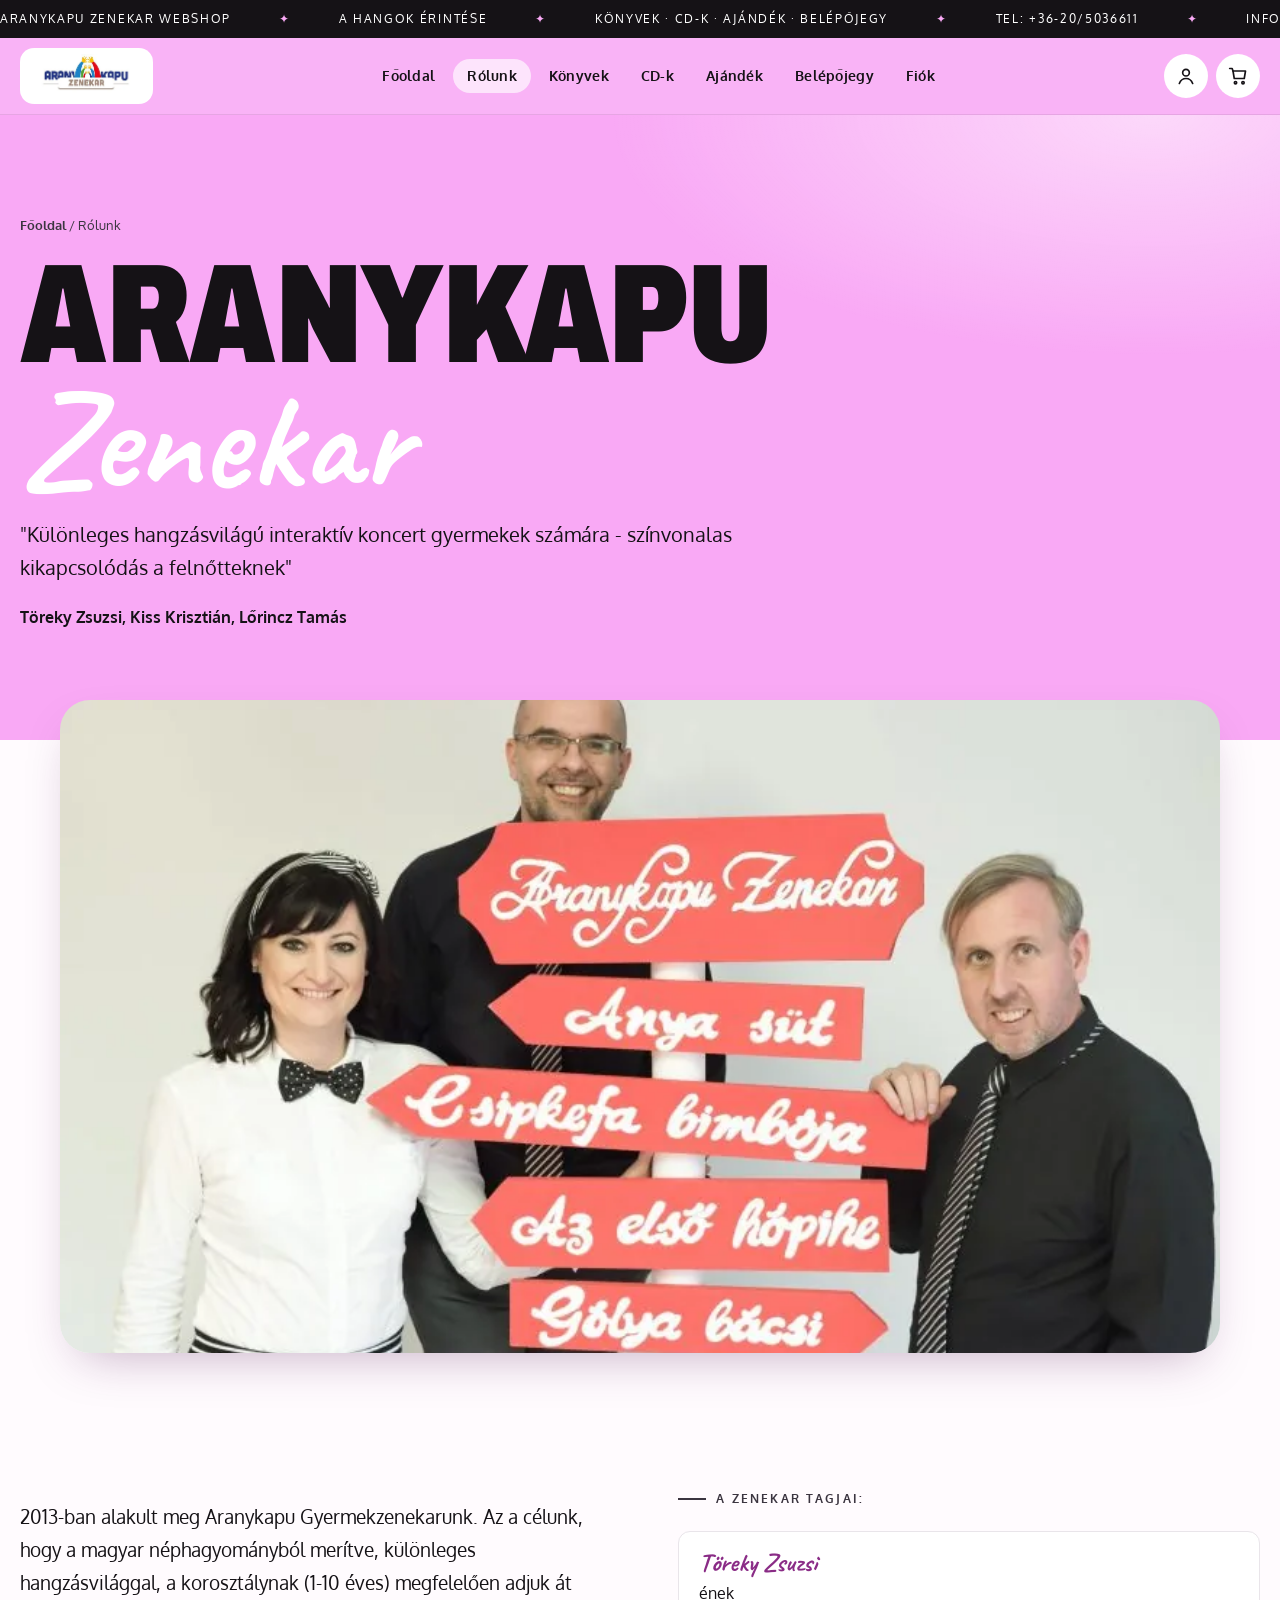
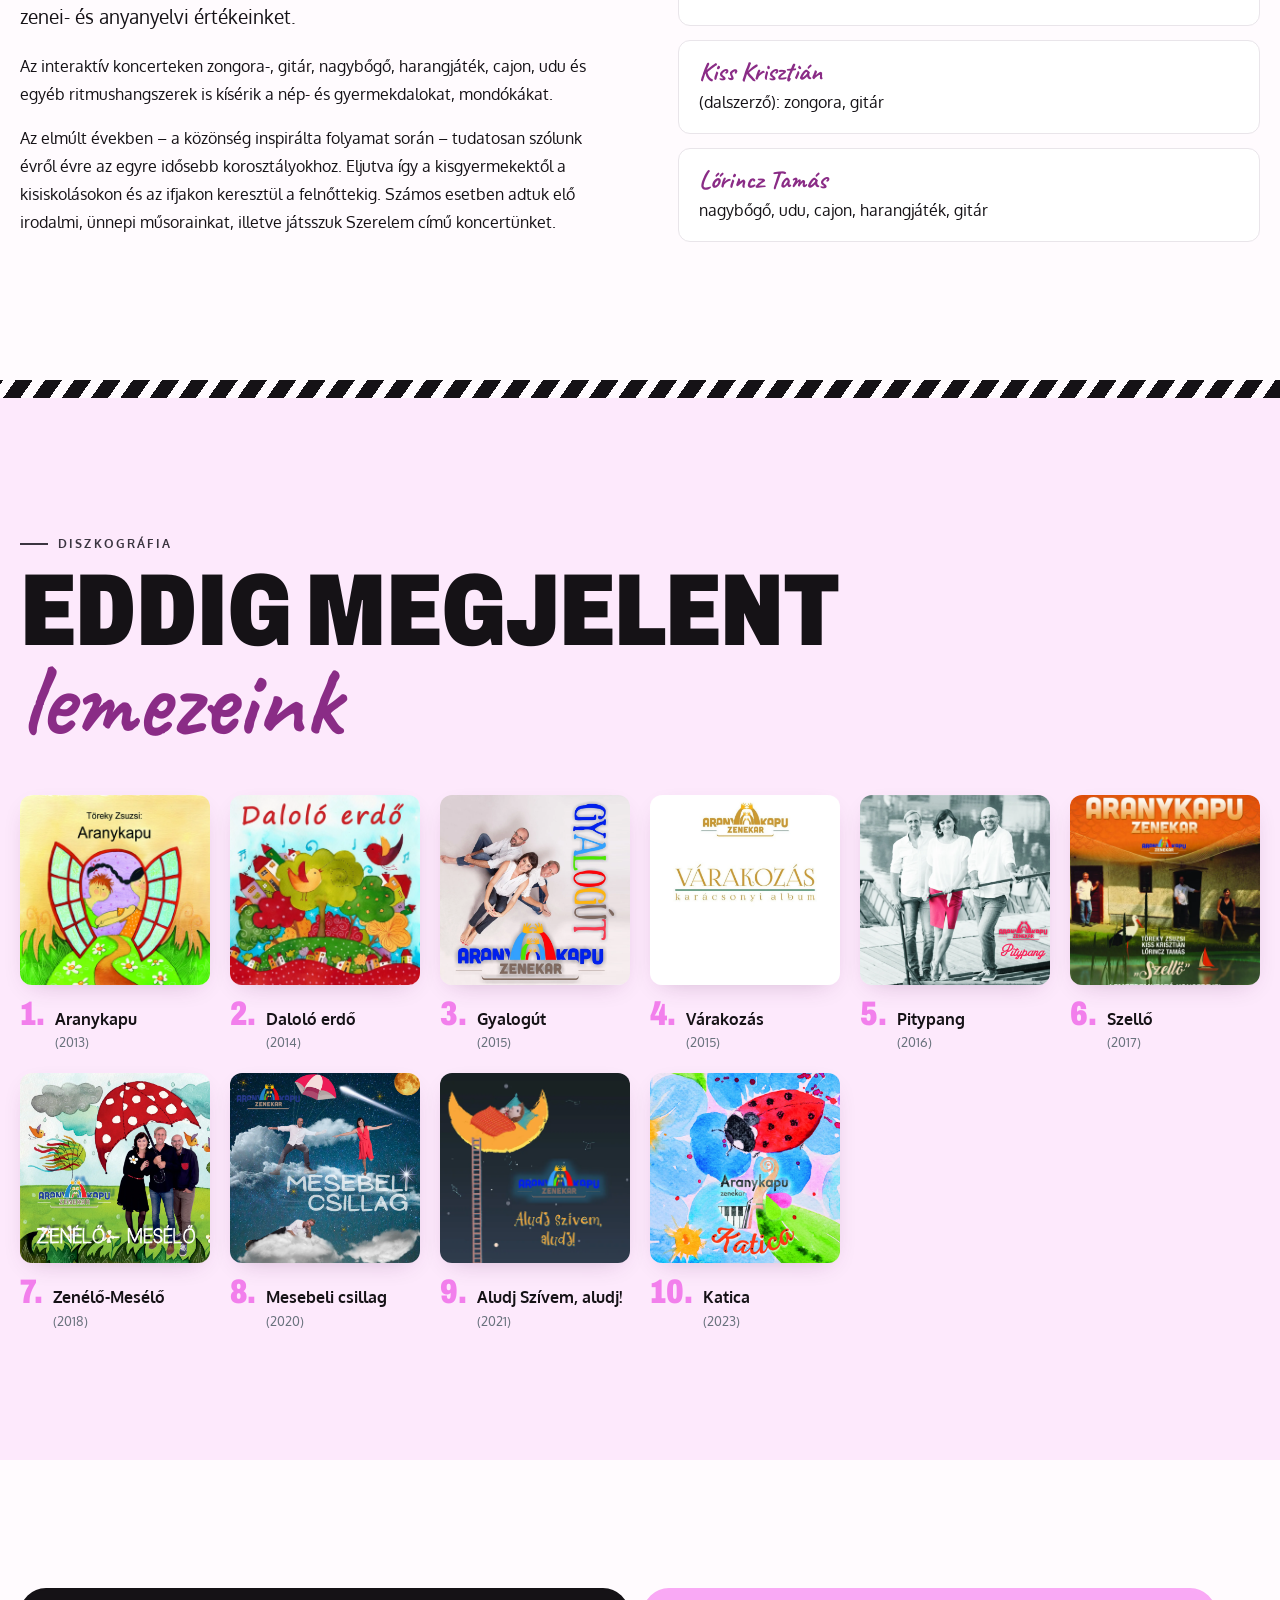
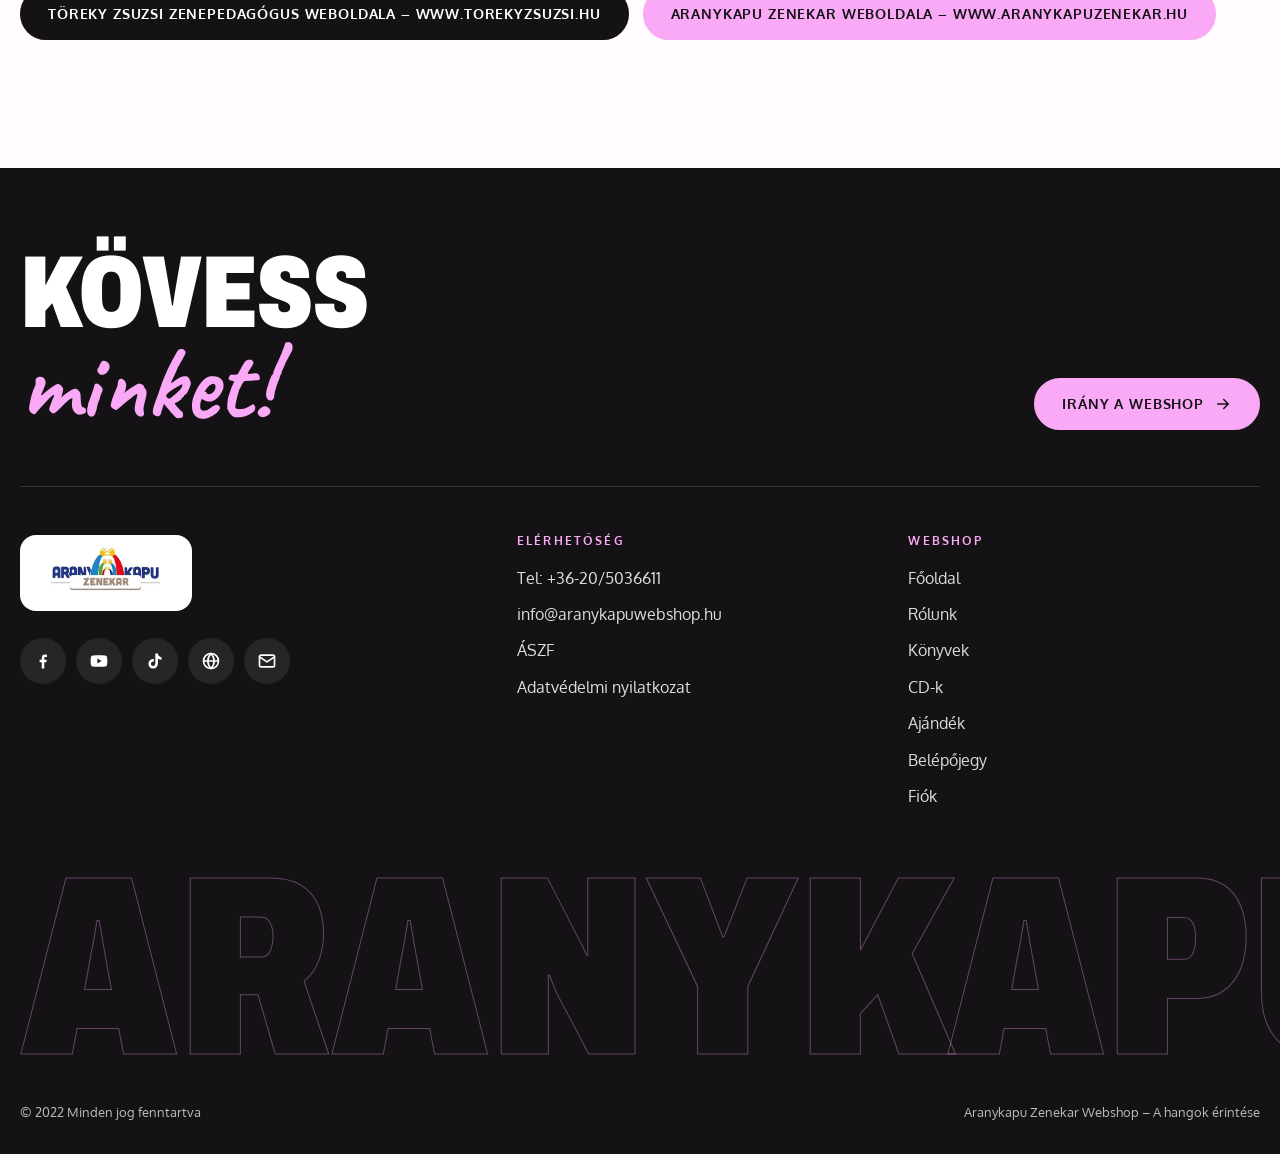
<file: rolunk.html>
<!doctype html>
<html lang="hu">
<head>
  <meta charset="utf-8">
  <meta name="viewport" content="width=device-width, initial-scale=1">
  <title>Rólunk – Aranykapu Zenekar Webshop</title>
  <meta name="description" content="Az Aranykapu Zenekar 2013-ban alakult: Töreky Zsuzsi, Kiss Krisztián, Lőrincz Tamás.">
  <meta name="theme-color" content="#f9a9f5">
  <link rel="icon" href="assets/img/cropped-site-logo.webp">
  <link rel="preconnect" href="https://fonts.googleapis.com">
  <link rel="preconnect" href="https://fonts.gstatic.com" crossorigin>
  <link href="https://fonts.googleapis.com/css2?family=Archivo:wdth,wght@62..125,400..900&family=Caveat:wght@600;700&family=Oxygen:wght@400;700&display=swap" rel="stylesheet">
  <link rel="stylesheet" href="assets/css/style.css">
</head>
<body data-page="rolunk">
  <div id="site-header"></div>

  <main>
    <section class="page-hero" style="padding-bottom:110px">
      <div class="wrap">
        <nav class="breadcrumb" aria-label="Morzsamenü"><a href="index.html">Főoldal</a> / Rólunk</nav>
        <h1 class="display"><span class="split-line"><span>Aranykapu</span></span><span class="split-line"><span class="script" style="color:var(--white)">Zenekar</span></span></h1>
        <p class="lead reveal">"Különleges hangzásvilágú interaktív koncert gyermekek számára - színvonalas kikapcsolódás a felnőtteknek"</p>
        <p class="reveal" style="font-weight:700;margin:6px 0 0">Töreky Zsuzsi, Kiss Krisztián, Lőrincz Tamás</p>
      </div>
    </section>
    <div class="wrap">
      <figure class="about-photo reveal" style="margin-bottom:0"><img src="assets/img/aranykapu-zenekar-2020.webp" alt="Az Aranykapu Zenekar" loading="lazy"></figure>
    </div>
    <section class="section">
      <div class="wrap about-grid">
        <div class="prose reveal">
          <p>2013-ban alakult meg Aranykapu Gyermekzenekarunk. Az a célunk, hogy a magyar néphagyományból merítve, különleges hangzásvilággal, a korosztálynak (1-10 éves) megfelelően adjuk át zenei- és anyanyelvi értékeinket.</p>
          <p>Az interaktív koncerteken zongora-, gitár, nagybőgő, harangjáték, cajon, udu és egyéb ritmushangszerek is kísérik a nép- és gyermekdalokat, mondókákat.</p>
          <p>Az elmúlt években – a közönség inspirálta folyamat során – tudatosan szólunk évről évre az egyre idősebb korosztályokhoz. Eljutva így a kisgyermekektől a kisiskolásokon és az ifjakon keresztül a felnőttekig. Számos esetben adtuk elő irodalmi, ünnepi műsorainkat, illetve játsszuk Szerelem című koncertünket.</p>
        </div>
        <div class="reveal reveal-d1">
          <span class="eyebrow">A zenekar tagjai:</span>
          <ul class="members">
            <li><b>Töreky Zsuzsi</b>ének</li>
            <li><b>Kiss Krisztián</b>(dalszerző): zongora, gitár</li>
            <li><b>Lőrincz Tamás</b>nagybőgő, udu, cajon, harangjáték, gitár</li>
          </ul>
        </div>
      </div>
    </section>
    <div class="stripes" aria-hidden="true"></div>
    <section class="section bg-soft">
      <div class="wrap">
        <span class="eyebrow reveal">Diszkográfia</span>
        <h2 class="display section-title" style="margin:14px 0 48px"><span class="split-line"><span>Eddig megjelent</span></span><span class="split-line"><span class="script" style="color:var(--pink-ink)">lemezeink</span></span></h2>
        <div class="timeline">
          <figure class="reveal"><img src="assets/img/aranykapu-cd-elolap.webp" alt="Aranykapu" loading="lazy"><figcaption><span class="no">1.</span><span><b>Aranykapu</b><span class="yr">(2013)</span></span></figcaption></figure>
          <figure class="reveal"><img src="assets/img/dalolo-erdo-elolap.webp" alt="Daloló erdő" loading="lazy"><figcaption><span class="no">2.</span><span><b>Daloló erdő</b><span class="yr">(2014)</span></span></figcaption></figure>
          <figure class="reveal"><img src="assets/img/gyalogut-elolap.webp" alt="Gyalogút" loading="lazy"><figcaption><span class="no">3.</span><span><b>Gyalogút</b><span class="yr">(2015)</span></span></figcaption></figure>
          <figure class="reveal"><img src="assets/img/varakozas-elolap.webp" alt="Várakozás" loading="lazy"><figcaption><span class="no">4.</span><span><b>Várakozás</b><span class="yr">(2015)</span></span></figcaption></figure>
          <figure class="reveal"><img src="assets/img/pitypang-elolap.webp" alt="Pitypang" loading="lazy"><figcaption><span class="no">5.</span><span><b>Pitypang</b><span class="yr">(2016)</span></span></figcaption></figure>
          <figure class="reveal"><img src="assets/img/szello-elolap.webp" alt="Szellő" loading="lazy"><figcaption><span class="no">6.</span><span><b>Szellő</b><span class="yr">(2017)</span></span></figcaption></figure>
          <figure class="reveal"><img src="assets/img/zenelo-meselo-elolap.webp" alt="Zenélő-Mesélő" loading="lazy"><figcaption><span class="no">7.</span><span><b>Zenélő-Mesélő</b><span class="yr">(2018)</span></span></figcaption></figure>
          <figure class="reveal"><img src="assets/img/mesebeli-csillag-elolap.webp" alt="Mesebeli csillag" loading="lazy"><figcaption><span class="no">8.</span><span><b>Mesebeli csillag</b><span class="yr">(2020)</span></span></figcaption></figure>
          <figure class="reveal"><img src="assets/img/aludj-szivem-aludj-elolap.webp" alt="Aludj Szívem, aludj!" loading="lazy"><figcaption><span class="no">9.</span><span><b>Aludj Szívem, aludj!</b><span class="yr">(2021)</span></span></figcaption></figure>
          <figure class="reveal"><img src="assets/img/katica-cd-elolap.webp" alt="Katica" loading="lazy"><figcaption><span class="no">10.</span><span><b>Katica</b><span class="yr">(2023)</span></span></figcaption></figure>
        </div>
      </div>
    </section>
    <section class="section">
      <div class="wrap links-row">
        <a class="btn" href="http://www.torekyzsuzsi.hu" target="_blank" rel="noopener">Töreky Zsuzsi Zenepedagógus Weboldala – www.torekyzsuzsi.hu</a>
        <a class="btn btn-pink" href="http://www.aranykapuzenekar.hu" target="_blank" rel="noopener">Aranykapu Zenekar Weboldala – www.aranykapuzenekar.hu</a>
      </div>
    </section>
  </main>

  <div id="site-footer"></div>

  <script src="assets/js/products.js"></script>
  <script src="assets/js/main.js"></script>
</body>
</html>
</file>
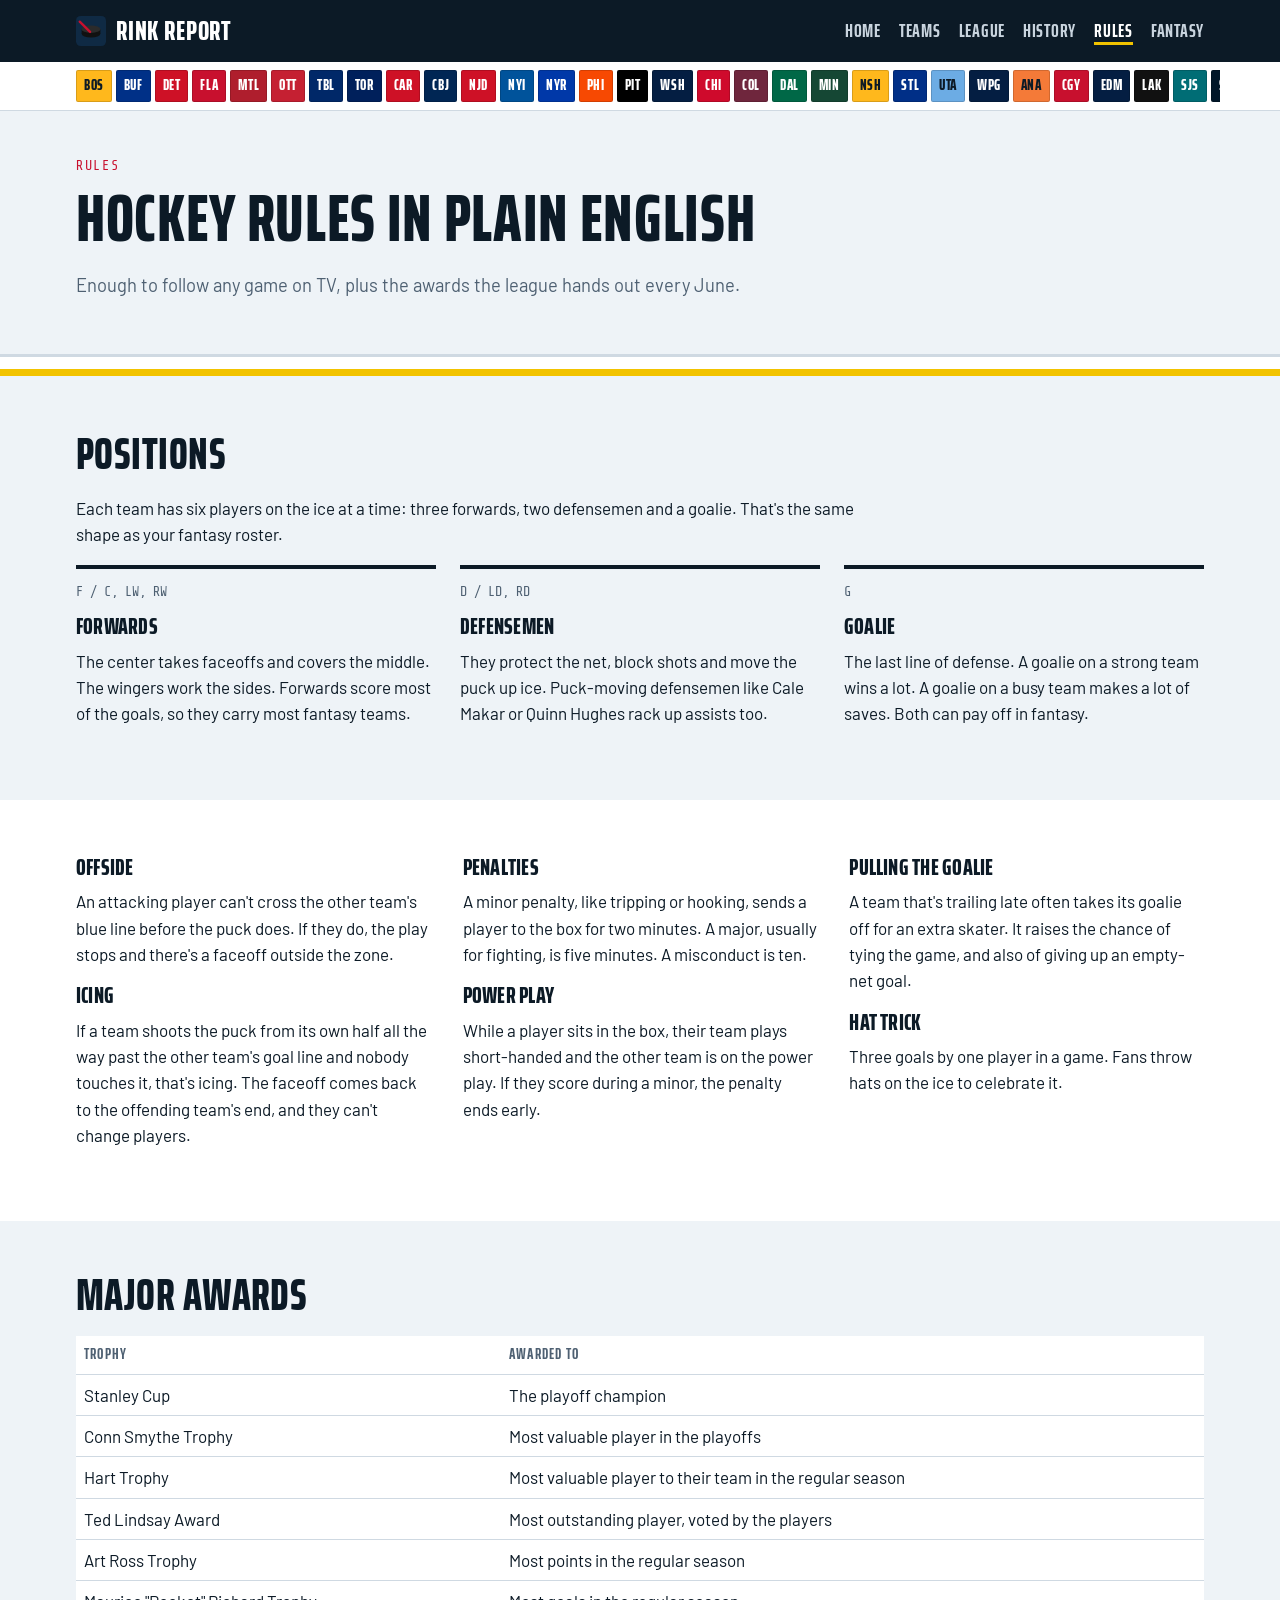
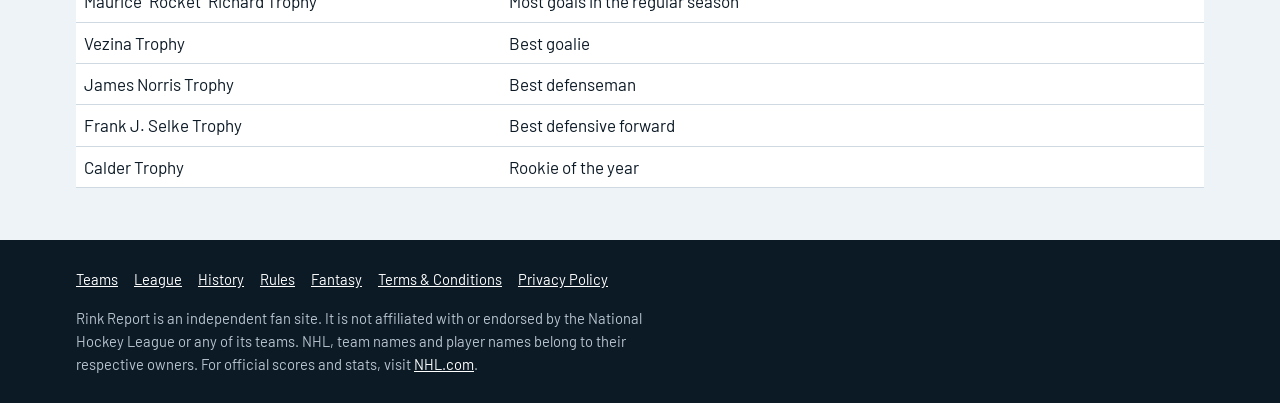
<file: rules.html>
<!doctype html>
<html lang="en">
<head>
  <meta charset="utf-8">
  <meta name="viewport" content="width=device-width, initial-scale=1, viewport-fit=cover">
  <title>Hockey Rules and Awards | Rink Report</title>
  <meta name="description" content="Hockey positions, offside, icing, penalties and the NHL's major awards explained.">
  <link rel="icon" href="favicon.svg" type="image/svg+xml">
  <link rel="preconnect" href="https://fonts.googleapis.com">
  <link rel="preconnect" href="https://fonts.gstatic.com" crossorigin>
  <link href="https://fonts.googleapis.com/css2?family=Barlow:wght@400;600;700&amp;family=Saira+Extra+Condensed:wght@700;800&amp;family=Share+Tech+Mono&amp;display=swap" rel="stylesheet">
  <link rel="stylesheet" href="styles.css">
</head>
<body>
  <header class="site-header">
    <div class="wrap">
      <a class="brand" href="index.html"><img src="favicon.svg" alt="">Rink Report</a>
      <nav class="site-nav" aria-label="Main">
        <a href="index.html">Home</a>
        <a href="teams.html">Teams</a>
        <a href="league.html">League</a>
        <a href="history.html">History</a>
        <a href="rules.html" aria-current="page">Rules</a>
        <a href="fantasy.html">Fantasy</a>
      </nav>
    </div>
  </header>
  <nav class="teambar" aria-label="All 32 teams"><div class="wrap"><a href="teams.html#bos" style="background:#FFB81C;color:#0c1a26" title="Boston Bruins">BOS</a><a href="teams.html#buf" style="background:#003087;color:#ffffff" title="Buffalo Sabres">BUF</a><a href="teams.html#det" style="background:#CE1126;color:#ffffff" title="Detroit Red Wings">DET</a><a href="teams.html#fla" style="background:#C8102E;color:#ffffff" title="Florida Panthers">FLA</a><a href="teams.html#mtl" style="background:#AF1E2D;color:#ffffff" title="Montreal Canadiens">MTL</a><a href="teams.html#ott" style="background:#C52032;color:#ffffff" title="Ottawa Senators">OTT</a><a href="teams.html#tbl" style="background:#002868;color:#ffffff" title="Tampa Bay Lightning">TBL</a><a href="teams.html#tor" style="background:#00205B;color:#ffffff" title="Toronto Maple Leafs">TOR</a><a href="teams.html#car" style="background:#CE1126;color:#ffffff" title="Carolina Hurricanes">CAR</a><a href="teams.html#cbj" style="background:#002654;color:#ffffff" title="Columbus Blue Jackets">CBJ</a><a href="teams.html#njd" style="background:#CE1126;color:#ffffff" title="New Jersey Devils">NJD</a><a href="teams.html#nyi" style="background:#00539B;color:#ffffff" title="New York Islanders">NYI</a><a href="teams.html#nyr" style="background:#0038A8;color:#ffffff" title="New York Rangers">NYR</a><a href="teams.html#phi" style="background:#F74902;color:#ffffff" title="Philadelphia Flyers">PHI</a><a href="teams.html#pit" style="background:#000000;color:#ffffff" title="Pittsburgh Penguins">PIT</a><a href="teams.html#wsh" style="background:#041E42;color:#ffffff" title="Washington Capitals">WSH</a><a href="teams.html#chi" style="background:#CF0A2C;color:#ffffff" title="Chicago Blackhawks">CHI</a><a href="teams.html#col" style="background:#6F263D;color:#ffffff" title="Colorado Avalanche">COL</a><a href="teams.html#dal" style="background:#006847;color:#ffffff" title="Dallas Stars">DAL</a><a href="teams.html#min" style="background:#154734;color:#ffffff" title="Minnesota Wild">MIN</a><a href="teams.html#nsh" style="background:#FFB81C;color:#0c1a26" title="Nashville Predators">NSH</a><a href="teams.html#stl" style="background:#002F87;color:#ffffff" title="St. Louis Blues">STL</a><a href="teams.html#uta" style="background:#6CACE4;color:#0c1a26" title="Utah Mammoth">UTA</a><a href="teams.html#wpg" style="background:#041E42;color:#ffffff" title="Winnipeg Jets">WPG</a><a href="teams.html#ana" style="background:#F47A38;color:#0c1a26" title="Anaheim Ducks">ANA</a><a href="teams.html#cgy" style="background:#C8102E;color:#ffffff" title="Calgary Flames">CGY</a><a href="teams.html#edm" style="background:#041E42;color:#ffffff" title="Edmonton Oilers">EDM</a><a href="teams.html#lak" style="background:#111111;color:#ffffff" title="Los Angeles Kings">LAK</a><a href="teams.html#sjs" style="background:#006D75;color:#ffffff" title="San Jose Sharks">SJS</a><a href="teams.html#sea" style="background:#001628;color:#ffffff" title="Seattle Kraken">SEA</a><a href="teams.html#van" style="background:#00205B;color:#ffffff" title="Vancouver Canucks">VAN</a><a href="teams.html#vgk" style="background:#B4975A;color:#0c1a26" title="Vegas Golden Knights">VGK</a></div></nav>

  <main>
    <section class="page-head">
      <div class="wrap">
        <p class="eyebrow">Rules</p>
        <h1>Hockey rules in plain English</h1>
        <p class="lead">Enough to follow any game on TV, plus the awards the league hands out every June.</p>
      </div>
    </section>
    <div class="boards" aria-hidden="true"></div>
    <section class="basics" id="basics">
      <div class="wrap">
        <h2>Positions</h2>
        <p style="max-width:46em">Each team has six players on the ice at a time: three forwards, two defensemen and a goalie. That's the same shape as your fantasy roster.</p>
        <div class="positions">
          <div>
            <p class="tag">F / C, LW, RW</p>
            <h3>Forwards</h3>
            <p>The center takes faceoffs and covers the middle. The wingers work the sides. Forwards score most of the goals, so they carry most fantasy teams.</p>
          </div>
          <div>
            <p class="tag">D / LD, RD</p>
            <h3>Defensemen</h3>
            <p>They protect the net, block shots and move the puck up ice. Puck-moving defensemen like Cale Makar or Quinn Hughes rack up assists too.</p>
          </div>
          <div>
            <p class="tag">G</p>
            <h3>Goalie</h3>
            <p>The last line of defense. A goalie on a strong team wins a lot. A goalie on a busy team makes a lot of saves. Both can pay off in fantasy.</p>
          </div>
        </div>
      </div>
    </section>
    <section class="rules">
      <div class="wrap rules-grid">
        <div>
          <h3>Offside</h3>
          <p>An attacking player can't cross the other team's blue line before the puck does. If they do, the play stops and there's a faceoff outside the zone.</p>
          <h3>Icing</h3>
          <p>If a team shoots the puck from its own half all the way past the other team's goal line and nobody touches it, that's icing. The faceoff comes back to the offending team's end, and they can't change players.</p>
        </div>
        <div>
          <h3>Penalties</h3>
          <p>A minor penalty, like tripping or hooking, sends a player to the box for two minutes. A major, usually for fighting, is five minutes. A misconduct is ten.</p>
          <h3>Power play</h3>
          <p>While a player sits in the box, their team plays short-handed and the other team is on the power play. If they score during a minor, the penalty ends early.</p>
        </div>
        <div>
          <h3>Pulling the goalie</h3>
          <p>A team that's trailing late often takes its goalie off for an extra skater. It raises the chance of tying the game, and also of giving up an empty-net goal.</p>
          <h3>Hat trick</h3>
          <p>Three goals by one player in a game. Fans throw hats on the ice to celebrate it.</p>
        </div>
      </div>
    </section>
    <section class="awards">
      <div class="wrap">
        <h2>Major awards</h2>
        <div class="scroll">
          <table>
            <thead><tr><th>Trophy</th><th>Awarded to</th></tr></thead>
            <tbody>
              <tr><td>Stanley Cup</td><td>The playoff champion</td></tr>
              <tr><td>Conn Smythe Trophy</td><td>Most valuable player in the playoffs</td></tr>
              <tr><td>Hart Trophy</td><td>Most valuable player to their team in the regular season</td></tr>
              <tr><td>Ted Lindsay Award</td><td>Most outstanding player, voted by the players</td></tr>
              <tr><td>Art Ross Trophy</td><td>Most points in the regular season</td></tr>
              <tr><td>Maurice "Rocket" Richard Trophy</td><td>Most goals in the regular season</td></tr>
              <tr><td>Vezina Trophy</td><td>Best goalie</td></tr>
              <tr><td>James Norris Trophy</td><td>Best defenseman</td></tr>
              <tr><td>Frank J. Selke Trophy</td><td>Best defensive forward</td></tr>
              <tr><td>Calder Trophy</td><td>Rookie of the year</td></tr>
            </tbody>
          </table>
        </div>
      </div>
    </section>
  </main>

  <footer class="site-footer">
    <div class="wrap">
      <div class="foot-links">
        <a href="teams.html">Teams</a>
        <a href="league.html">League</a>
        <a href="history.html">History</a>
        <a href="rules.html">Rules</a>
        <a href="fantasy.html">Fantasy</a>
        <a href="terms.html">Terms &amp; Conditions</a>
        <a href="privacy.html">Privacy Policy</a>
      </div>
      <p>Rink Report is an independent fan site. It is not affiliated with or endorsed by the National Hockey League or any of its teams. NHL, team names and player names belong to their respective owners. For official scores and stats, visit <a href="https://www.nhl.com">NHL.com</a>.</p>
    </div>
  </footer>
</body>
</html>
</file>
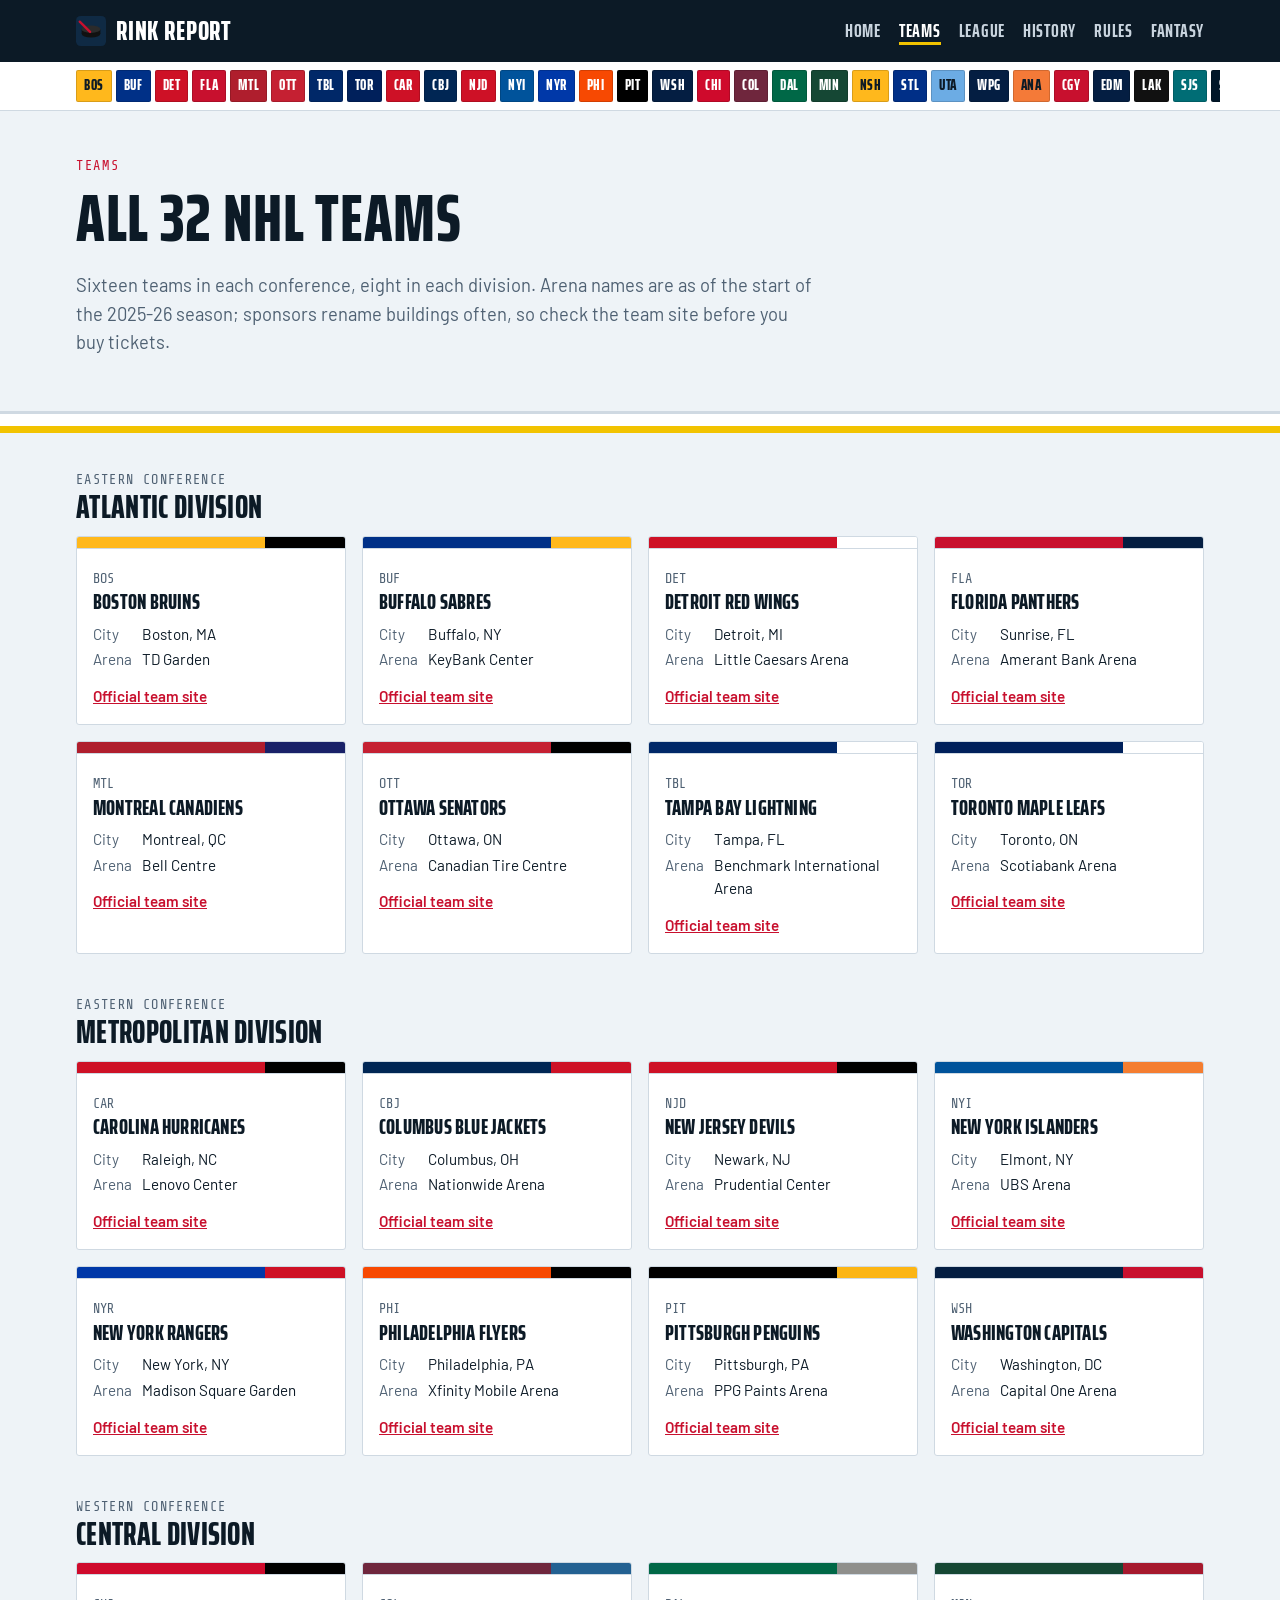
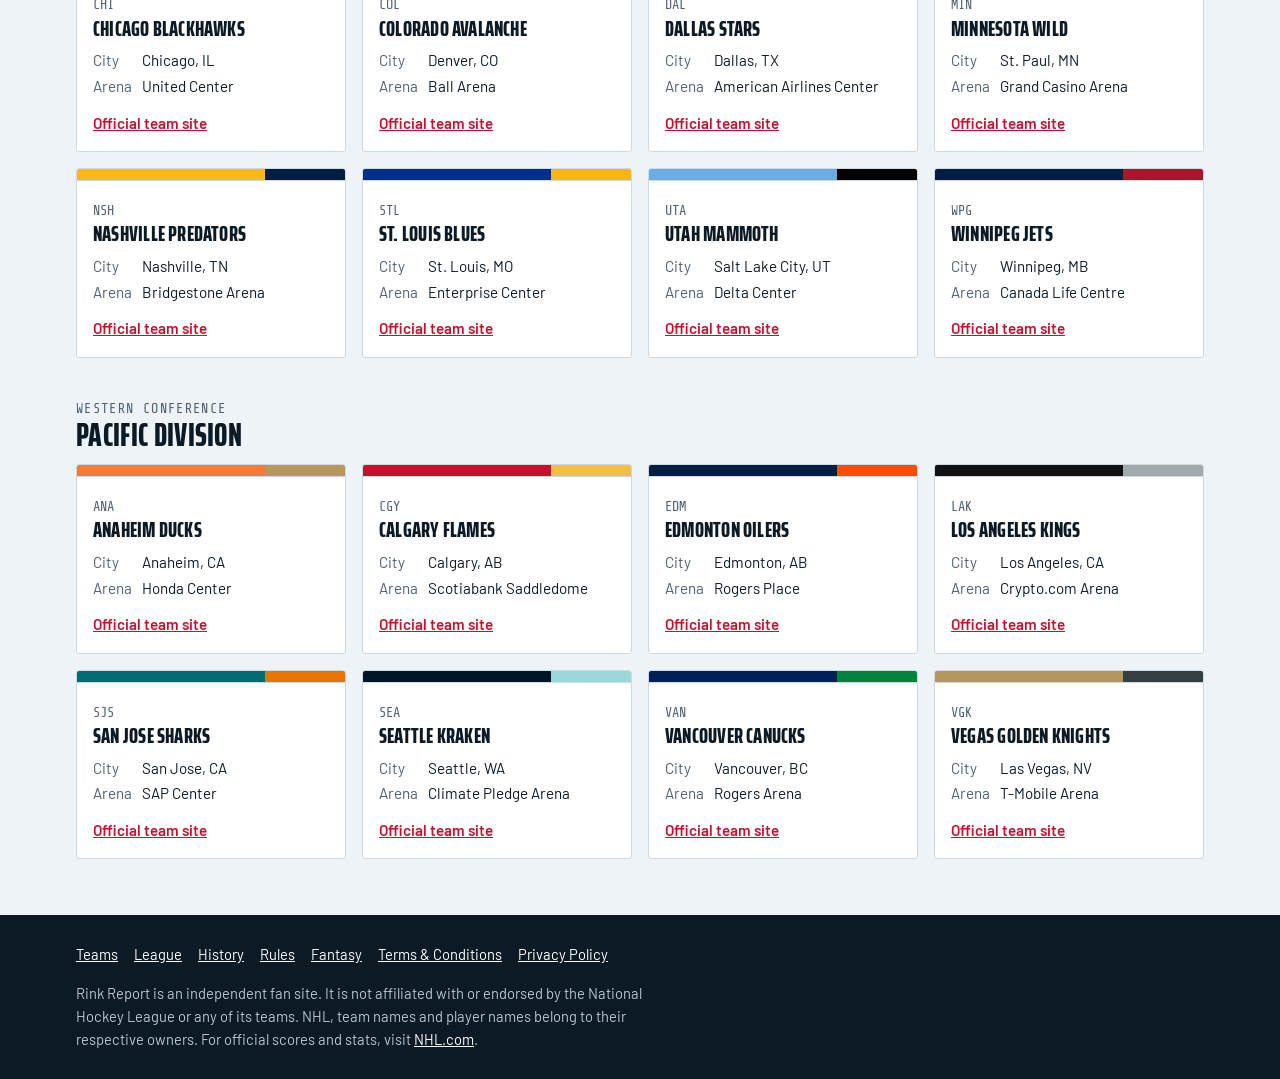
<file: teams.html>
<!doctype html>
<html lang="en">
<head>
  <meta charset="utf-8">
  <meta name="viewport" content="width=device-width, initial-scale=1, viewport-fit=cover">
  <title>NHL Teams | Rink Report</title>
  <meta name="description" content="All 32 NHL teams by conference and division, with home cities and arenas.">
  <link rel="icon" href="favicon.svg" type="image/svg+xml">
  <link rel="preconnect" href="https://fonts.googleapis.com">
  <link rel="preconnect" href="https://fonts.gstatic.com" crossorigin>
  <link href="https://fonts.googleapis.com/css2?family=Barlow:wght@400;600;700&amp;family=Saira+Extra+Condensed:wght@700;800&amp;family=Share+Tech+Mono&amp;display=swap" rel="stylesheet">
  <link rel="stylesheet" href="styles.css">
</head>
<body>
  <header class="site-header">
    <div class="wrap">
      <a class="brand" href="index.html"><img src="favicon.svg" alt="">Rink Report</a>
      <nav class="site-nav" aria-label="Main">
        <a href="index.html">Home</a>
        <a href="teams.html" aria-current="page">Teams</a>
        <a href="league.html">League</a>
        <a href="history.html">History</a>
        <a href="rules.html">Rules</a>
        <a href="fantasy.html">Fantasy</a>
      </nav>
    </div>
  </header>
  <nav class="teambar" aria-label="All 32 teams"><div class="wrap"><a href="teams.html#bos" style="background:#FFB81C;color:#0c1a26" title="Boston Bruins">BOS</a><a href="teams.html#buf" style="background:#003087;color:#ffffff" title="Buffalo Sabres">BUF</a><a href="teams.html#det" style="background:#CE1126;color:#ffffff" title="Detroit Red Wings">DET</a><a href="teams.html#fla" style="background:#C8102E;color:#ffffff" title="Florida Panthers">FLA</a><a href="teams.html#mtl" style="background:#AF1E2D;color:#ffffff" title="Montreal Canadiens">MTL</a><a href="teams.html#ott" style="background:#C52032;color:#ffffff" title="Ottawa Senators">OTT</a><a href="teams.html#tbl" style="background:#002868;color:#ffffff" title="Tampa Bay Lightning">TBL</a><a href="teams.html#tor" style="background:#00205B;color:#ffffff" title="Toronto Maple Leafs">TOR</a><a href="teams.html#car" style="background:#CE1126;color:#ffffff" title="Carolina Hurricanes">CAR</a><a href="teams.html#cbj" style="background:#002654;color:#ffffff" title="Columbus Blue Jackets">CBJ</a><a href="teams.html#njd" style="background:#CE1126;color:#ffffff" title="New Jersey Devils">NJD</a><a href="teams.html#nyi" style="background:#00539B;color:#ffffff" title="New York Islanders">NYI</a><a href="teams.html#nyr" style="background:#0038A8;color:#ffffff" title="New York Rangers">NYR</a><a href="teams.html#phi" style="background:#F74902;color:#ffffff" title="Philadelphia Flyers">PHI</a><a href="teams.html#pit" style="background:#000000;color:#ffffff" title="Pittsburgh Penguins">PIT</a><a href="teams.html#wsh" style="background:#041E42;color:#ffffff" title="Washington Capitals">WSH</a><a href="teams.html#chi" style="background:#CF0A2C;color:#ffffff" title="Chicago Blackhawks">CHI</a><a href="teams.html#col" style="background:#6F263D;color:#ffffff" title="Colorado Avalanche">COL</a><a href="teams.html#dal" style="background:#006847;color:#ffffff" title="Dallas Stars">DAL</a><a href="teams.html#min" style="background:#154734;color:#ffffff" title="Minnesota Wild">MIN</a><a href="teams.html#nsh" style="background:#FFB81C;color:#0c1a26" title="Nashville Predators">NSH</a><a href="teams.html#stl" style="background:#002F87;color:#ffffff" title="St. Louis Blues">STL</a><a href="teams.html#uta" style="background:#6CACE4;color:#0c1a26" title="Utah Mammoth">UTA</a><a href="teams.html#wpg" style="background:#041E42;color:#ffffff" title="Winnipeg Jets">WPG</a><a href="teams.html#ana" style="background:#F47A38;color:#0c1a26" title="Anaheim Ducks">ANA</a><a href="teams.html#cgy" style="background:#C8102E;color:#ffffff" title="Calgary Flames">CGY</a><a href="teams.html#edm" style="background:#041E42;color:#ffffff" title="Edmonton Oilers">EDM</a><a href="teams.html#lak" style="background:#111111;color:#ffffff" title="Los Angeles Kings">LAK</a><a href="teams.html#sjs" style="background:#006D75;color:#ffffff" title="San Jose Sharks">SJS</a><a href="teams.html#sea" style="background:#001628;color:#ffffff" title="Seattle Kraken">SEA</a><a href="teams.html#van" style="background:#00205B;color:#ffffff" title="Vancouver Canucks">VAN</a><a href="teams.html#vgk" style="background:#B4975A;color:#0c1a26" title="Vegas Golden Knights">VGK</a></div></nav>

  <main>
    <section class="page-head">
      <div class="wrap">
        <p class="eyebrow">Teams</p>
        <h1>All 32 NHL teams</h1>
        <p class="lead">Sixteen teams in each conference, eight in each division. Arena names are as of the start of the 2025-26 season; sponsors rename buildings often, so check the team site before you buy tickets.</p>
      </div>
    </section>
    <div class="boards" aria-hidden="true"></div>
    <div class="wrap teams-wrap">
      <section class="division">
        <h2><span class="conf">Eastern Conference</span> Atlantic Division</h2>
        <div class="team-grid">
          <article class="team" id="bos">
            <div class="stripe" style="background:linear-gradient(90deg,#FFB81C 0 70%,#000000 70% 100%)"></div>
            <div class="team-body">
              <span class="abbr">BOS</span>
              <h3>Boston Bruins</h3>
              <dl>
                <dt>City</dt><dd>Boston, MA</dd>
                <dt>Arena</dt><dd>TD Garden</dd>
              </dl>
              <a href="https://www.nhl.com/bruins">Official team site</a>
            </div>
          </article>
          <article class="team" id="buf">
            <div class="stripe" style="background:linear-gradient(90deg,#003087 0 70%,#FFB81C 70% 100%)"></div>
            <div class="team-body">
              <span class="abbr">BUF</span>
              <h3>Buffalo Sabres</h3>
              <dl>
                <dt>City</dt><dd>Buffalo, NY</dd>
                <dt>Arena</dt><dd>KeyBank Center</dd>
              </dl>
              <a href="https://www.nhl.com/sabres">Official team site</a>
            </div>
          </article>
          <article class="team" id="det">
            <div class="stripe" style="background:linear-gradient(90deg,#CE1126 0 70%,#FFFFFF 70% 100%)"></div>
            <div class="team-body">
              <span class="abbr">DET</span>
              <h3>Detroit Red Wings</h3>
              <dl>
                <dt>City</dt><dd>Detroit, MI</dd>
                <dt>Arena</dt><dd>Little Caesars Arena</dd>
              </dl>
              <a href="https://www.nhl.com/redwings">Official team site</a>
            </div>
          </article>
          <article class="team" id="fla">
            <div class="stripe" style="background:linear-gradient(90deg,#C8102E 0 70%,#041E42 70% 100%)"></div>
            <div class="team-body">
              <span class="abbr">FLA</span>
              <h3>Florida Panthers</h3>
              <dl>
                <dt>City</dt><dd>Sunrise, FL</dd>
                <dt>Arena</dt><dd>Amerant Bank Arena</dd>
              </dl>
              <a href="https://www.nhl.com/panthers">Official team site</a>
            </div>
          </article>
          <article class="team" id="mtl">
            <div class="stripe" style="background:linear-gradient(90deg,#AF1E2D 0 70%,#192168 70% 100%)"></div>
            <div class="team-body">
              <span class="abbr">MTL</span>
              <h3>Montreal Canadiens</h3>
              <dl>
                <dt>City</dt><dd>Montreal, QC</dd>
                <dt>Arena</dt><dd>Bell Centre</dd>
              </dl>
              <a href="https://www.nhl.com/canadiens">Official team site</a>
            </div>
          </article>
          <article class="team" id="ott">
            <div class="stripe" style="background:linear-gradient(90deg,#C52032 0 70%,#000000 70% 100%)"></div>
            <div class="team-body">
              <span class="abbr">OTT</span>
              <h3>Ottawa Senators</h3>
              <dl>
                <dt>City</dt><dd>Ottawa, ON</dd>
                <dt>Arena</dt><dd>Canadian Tire Centre</dd>
              </dl>
              <a href="https://www.nhl.com/senators">Official team site</a>
            </div>
          </article>
          <article class="team" id="tbl">
            <div class="stripe" style="background:linear-gradient(90deg,#002868 0 70%,#FFFFFF 70% 100%)"></div>
            <div class="team-body">
              <span class="abbr">TBL</span>
              <h3>Tampa Bay Lightning</h3>
              <dl>
                <dt>City</dt><dd>Tampa, FL</dd>
                <dt>Arena</dt><dd>Benchmark International Arena</dd>
              </dl>
              <a href="https://www.nhl.com/lightning">Official team site</a>
            </div>
          </article>
          <article class="team" id="tor">
            <div class="stripe" style="background:linear-gradient(90deg,#00205B 0 70%,#FFFFFF 70% 100%)"></div>
            <div class="team-body">
              <span class="abbr">TOR</span>
              <h3>Toronto Maple Leafs</h3>
              <dl>
                <dt>City</dt><dd>Toronto, ON</dd>
                <dt>Arena</dt><dd>Scotiabank Arena</dd>
              </dl>
              <a href="https://www.nhl.com/mapleleafs">Official team site</a>
            </div>
          </article>
        </div>
      </section>
      <section class="division">
        <h2><span class="conf">Eastern Conference</span> Metropolitan Division</h2>
        <div class="team-grid">
          <article class="team" id="car">
            <div class="stripe" style="background:linear-gradient(90deg,#CE1126 0 70%,#000000 70% 100%)"></div>
            <div class="team-body">
              <span class="abbr">CAR</span>
              <h3>Carolina Hurricanes</h3>
              <dl>
                <dt>City</dt><dd>Raleigh, NC</dd>
                <dt>Arena</dt><dd>Lenovo Center</dd>
              </dl>
              <a href="https://www.nhl.com/hurricanes">Official team site</a>
            </div>
          </article>
          <article class="team" id="cbj">
            <div class="stripe" style="background:linear-gradient(90deg,#002654 0 70%,#CE1126 70% 100%)"></div>
            <div class="team-body">
              <span class="abbr">CBJ</span>
              <h3>Columbus Blue Jackets</h3>
              <dl>
                <dt>City</dt><dd>Columbus, OH</dd>
                <dt>Arena</dt><dd>Nationwide Arena</dd>
              </dl>
              <a href="https://www.nhl.com/bluejackets">Official team site</a>
            </div>
          </article>
          <article class="team" id="njd">
            <div class="stripe" style="background:linear-gradient(90deg,#CE1126 0 70%,#000000 70% 100%)"></div>
            <div class="team-body">
              <span class="abbr">NJD</span>
              <h3>New Jersey Devils</h3>
              <dl>
                <dt>City</dt><dd>Newark, NJ</dd>
                <dt>Arena</dt><dd>Prudential Center</dd>
              </dl>
              <a href="https://www.nhl.com/devils">Official team site</a>
            </div>
          </article>
          <article class="team" id="nyi">
            <div class="stripe" style="background:linear-gradient(90deg,#00539B 0 70%,#F47D30 70% 100%)"></div>
            <div class="team-body">
              <span class="abbr">NYI</span>
              <h3>New York Islanders</h3>
              <dl>
                <dt>City</dt><dd>Elmont, NY</dd>
                <dt>Arena</dt><dd>UBS Arena</dd>
              </dl>
              <a href="https://www.nhl.com/islanders">Official team site</a>
            </div>
          </article>
          <article class="team" id="nyr">
            <div class="stripe" style="background:linear-gradient(90deg,#0038A8 0 70%,#CE1126 70% 100%)"></div>
            <div class="team-body">
              <span class="abbr">NYR</span>
              <h3>New York Rangers</h3>
              <dl>
                <dt>City</dt><dd>New York, NY</dd>
                <dt>Arena</dt><dd>Madison Square Garden</dd>
              </dl>
              <a href="https://www.nhl.com/rangers">Official team site</a>
            </div>
          </article>
          <article class="team" id="phi">
            <div class="stripe" style="background:linear-gradient(90deg,#F74902 0 70%,#000000 70% 100%)"></div>
            <div class="team-body">
              <span class="abbr">PHI</span>
              <h3>Philadelphia Flyers</h3>
              <dl>
                <dt>City</dt><dd>Philadelphia, PA</dd>
                <dt>Arena</dt><dd>Xfinity Mobile Arena</dd>
              </dl>
              <a href="https://www.nhl.com/flyers">Official team site</a>
            </div>
          </article>
          <article class="team" id="pit">
            <div class="stripe" style="background:linear-gradient(90deg,#000000 0 70%,#FCB514 70% 100%)"></div>
            <div class="team-body">
              <span class="abbr">PIT</span>
              <h3>Pittsburgh Penguins</h3>
              <dl>
                <dt>City</dt><dd>Pittsburgh, PA</dd>
                <dt>Arena</dt><dd>PPG Paints Arena</dd>
              </dl>
              <a href="https://www.nhl.com/penguins">Official team site</a>
            </div>
          </article>
          <article class="team" id="wsh">
            <div class="stripe" style="background:linear-gradient(90deg,#041E42 0 70%,#C8102E 70% 100%)"></div>
            <div class="team-body">
              <span class="abbr">WSH</span>
              <h3>Washington Capitals</h3>
              <dl>
                <dt>City</dt><dd>Washington, DC</dd>
                <dt>Arena</dt><dd>Capital One Arena</dd>
              </dl>
              <a href="https://www.nhl.com/capitals">Official team site</a>
            </div>
          </article>
        </div>
      </section>
      <section class="division">
        <h2><span class="conf">Western Conference</span> Central Division</h2>
        <div class="team-grid">
          <article class="team" id="chi">
            <div class="stripe" style="background:linear-gradient(90deg,#CF0A2C 0 70%,#000000 70% 100%)"></div>
            <div class="team-body">
              <span class="abbr">CHI</span>
              <h3>Chicago Blackhawks</h3>
              <dl>
                <dt>City</dt><dd>Chicago, IL</dd>
                <dt>Arena</dt><dd>United Center</dd>
              </dl>
              <a href="https://www.nhl.com/blackhawks">Official team site</a>
            </div>
          </article>
          <article class="team" id="col">
            <div class="stripe" style="background:linear-gradient(90deg,#6F263D 0 70%,#236192 70% 100%)"></div>
            <div class="team-body">
              <span class="abbr">COL</span>
              <h3>Colorado Avalanche</h3>
              <dl>
                <dt>City</dt><dd>Denver, CO</dd>
                <dt>Arena</dt><dd>Ball Arena</dd>
              </dl>
              <a href="https://www.nhl.com/avalanche">Official team site</a>
            </div>
          </article>
          <article class="team" id="dal">
            <div class="stripe" style="background:linear-gradient(90deg,#006847 0 70%,#8F8F8C 70% 100%)"></div>
            <div class="team-body">
              <span class="abbr">DAL</span>
              <h3>Dallas Stars</h3>
              <dl>
                <dt>City</dt><dd>Dallas, TX</dd>
                <dt>Arena</dt><dd>American Airlines Center</dd>
              </dl>
              <a href="https://www.nhl.com/stars">Official team site</a>
            </div>
          </article>
          <article class="team" id="min">
            <div class="stripe" style="background:linear-gradient(90deg,#154734 0 70%,#A6192E 70% 100%)"></div>
            <div class="team-body">
              <span class="abbr">MIN</span>
              <h3>Minnesota Wild</h3>
              <dl>
                <dt>City</dt><dd>St. Paul, MN</dd>
                <dt>Arena</dt><dd>Grand Casino Arena</dd>
              </dl>
              <a href="https://www.nhl.com/wild">Official team site</a>
            </div>
          </article>
          <article class="team" id="nsh">
            <div class="stripe" style="background:linear-gradient(90deg,#FFB81C 0 70%,#041E42 70% 100%)"></div>
            <div class="team-body">
              <span class="abbr">NSH</span>
              <h3>Nashville Predators</h3>
              <dl>
                <dt>City</dt><dd>Nashville, TN</dd>
                <dt>Arena</dt><dd>Bridgestone Arena</dd>
              </dl>
              <a href="https://www.nhl.com/predators">Official team site</a>
            </div>
          </article>
          <article class="team" id="stl">
            <div class="stripe" style="background:linear-gradient(90deg,#002F87 0 70%,#FCB514 70% 100%)"></div>
            <div class="team-body">
              <span class="abbr">STL</span>
              <h3>St. Louis Blues</h3>
              <dl>
                <dt>City</dt><dd>St. Louis, MO</dd>
                <dt>Arena</dt><dd>Enterprise Center</dd>
              </dl>
              <a href="https://www.nhl.com/blues">Official team site</a>
            </div>
          </article>
          <article class="team" id="uta">
            <div class="stripe" style="background:linear-gradient(90deg,#6CACE4 0 70%,#010101 70% 100%)"></div>
            <div class="team-body">
              <span class="abbr">UTA</span>
              <h3>Utah Mammoth</h3>
              <dl>
                <dt>City</dt><dd>Salt Lake City, UT</dd>
                <dt>Arena</dt><dd>Delta Center</dd>
              </dl>
              <a href="https://www.nhl.com/utah">Official team site</a>
            </div>
          </article>
          <article class="team" id="wpg">
            <div class="stripe" style="background:linear-gradient(90deg,#041E42 0 70%,#AC162C 70% 100%)"></div>
            <div class="team-body">
              <span class="abbr">WPG</span>
              <h3>Winnipeg Jets</h3>
              <dl>
                <dt>City</dt><dd>Winnipeg, MB</dd>
                <dt>Arena</dt><dd>Canada Life Centre</dd>
              </dl>
              <a href="https://www.nhl.com/jets">Official team site</a>
            </div>
          </article>
        </div>
      </section>
      <section class="division">
        <h2><span class="conf">Western Conference</span> Pacific Division</h2>
        <div class="team-grid">
          <article class="team" id="ana">
            <div class="stripe" style="background:linear-gradient(90deg,#F47A38 0 70%,#B9975B 70% 100%)"></div>
            <div class="team-body">
              <span class="abbr">ANA</span>
              <h3>Anaheim Ducks</h3>
              <dl>
                <dt>City</dt><dd>Anaheim, CA</dd>
                <dt>Arena</dt><dd>Honda Center</dd>
              </dl>
              <a href="https://www.nhl.com/ducks">Official team site</a>
            </div>
          </article>
          <article class="team" id="cgy">
            <div class="stripe" style="background:linear-gradient(90deg,#C8102E 0 70%,#F1BE48 70% 100%)"></div>
            <div class="team-body">
              <span class="abbr">CGY</span>
              <h3>Calgary Flames</h3>
              <dl>
                <dt>City</dt><dd>Calgary, AB</dd>
                <dt>Arena</dt><dd>Scotiabank Saddledome</dd>
              </dl>
              <a href="https://www.nhl.com/flames">Official team site</a>
            </div>
          </article>
          <article class="team" id="edm">
            <div class="stripe" style="background:linear-gradient(90deg,#041E42 0 70%,#FF4C00 70% 100%)"></div>
            <div class="team-body">
              <span class="abbr">EDM</span>
              <h3>Edmonton Oilers</h3>
              <dl>
                <dt>City</dt><dd>Edmonton, AB</dd>
                <dt>Arena</dt><dd>Rogers Place</dd>
              </dl>
              <a href="https://www.nhl.com/oilers">Official team site</a>
            </div>
          </article>
          <article class="team" id="lak">
            <div class="stripe" style="background:linear-gradient(90deg,#111111 0 70%,#A2AAAD 70% 100%)"></div>
            <div class="team-body">
              <span class="abbr">LAK</span>
              <h3>Los Angeles Kings</h3>
              <dl>
                <dt>City</dt><dd>Los Angeles, CA</dd>
                <dt>Arena</dt><dd>Crypto.com Arena</dd>
              </dl>
              <a href="https://www.nhl.com/kings">Official team site</a>
            </div>
          </article>
          <article class="team" id="sjs">
            <div class="stripe" style="background:linear-gradient(90deg,#006D75 0 70%,#EA7200 70% 100%)"></div>
            <div class="team-body">
              <span class="abbr">SJS</span>
              <h3>San Jose Sharks</h3>
              <dl>
                <dt>City</dt><dd>San Jose, CA</dd>
                <dt>Arena</dt><dd>SAP Center</dd>
              </dl>
              <a href="https://www.nhl.com/sharks">Official team site</a>
            </div>
          </article>
          <article class="team" id="sea">
            <div class="stripe" style="background:linear-gradient(90deg,#001628 0 70%,#99D9D9 70% 100%)"></div>
            <div class="team-body">
              <span class="abbr">SEA</span>
              <h3>Seattle Kraken</h3>
              <dl>
                <dt>City</dt><dd>Seattle, WA</dd>
                <dt>Arena</dt><dd>Climate Pledge Arena</dd>
              </dl>
              <a href="https://www.nhl.com/kraken">Official team site</a>
            </div>
          </article>
          <article class="team" id="van">
            <div class="stripe" style="background:linear-gradient(90deg,#00205B 0 70%,#00843D 70% 100%)"></div>
            <div class="team-body">
              <span class="abbr">VAN</span>
              <h3>Vancouver Canucks</h3>
              <dl>
                <dt>City</dt><dd>Vancouver, BC</dd>
                <dt>Arena</dt><dd>Rogers Arena</dd>
              </dl>
              <a href="https://www.nhl.com/canucks">Official team site</a>
            </div>
          </article>
          <article class="team" id="vgk">
            <div class="stripe" style="background:linear-gradient(90deg,#B4975A 0 70%,#333F42 70% 100%)"></div>
            <div class="team-body">
              <span class="abbr">VGK</span>
              <h3>Vegas Golden Knights</h3>
              <dl>
                <dt>City</dt><dd>Las Vegas, NV</dd>
                <dt>Arena</dt><dd>T-Mobile Arena</dd>
              </dl>
              <a href="https://www.nhl.com/goldenknights">Official team site</a>
            </div>
          </article>
        </div>
      </section>
    </div>
  </main>

  <footer class="site-footer">
    <div class="wrap">
      <div class="foot-links">
        <a href="teams.html">Teams</a>
        <a href="league.html">League</a>
        <a href="history.html">History</a>
        <a href="rules.html">Rules</a>
        <a href="fantasy.html">Fantasy</a>
        <a href="terms.html">Terms &amp; Conditions</a>
        <a href="privacy.html">Privacy Policy</a>
      </div>
      <p>Rink Report is an independent fan site. It is not affiliated with or endorsed by the National Hockey League or any of its teams. NHL, team names and player names belong to their respective owners. For official scores and stats, visit <a href="https://www.nhl.com">NHL.com</a>.</p>
    </div>
  </footer>
</body>
</html>
</file>
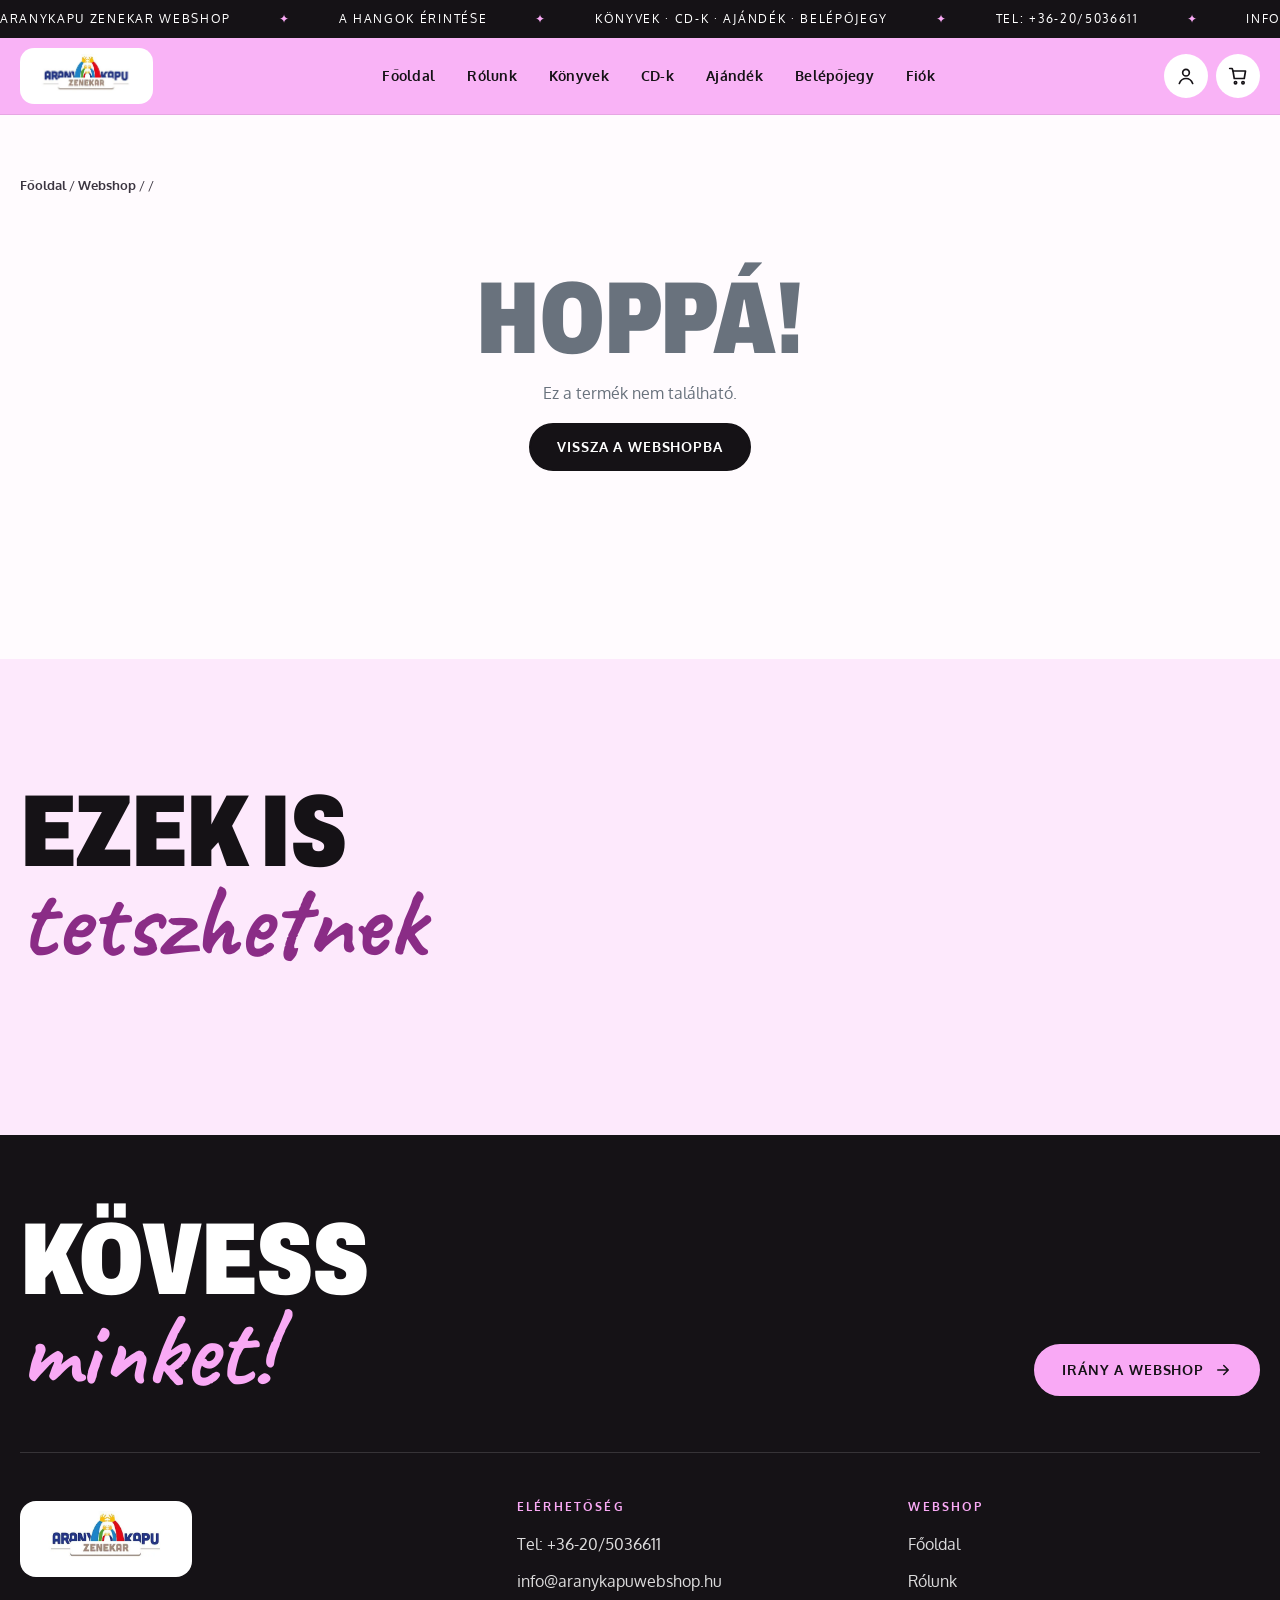
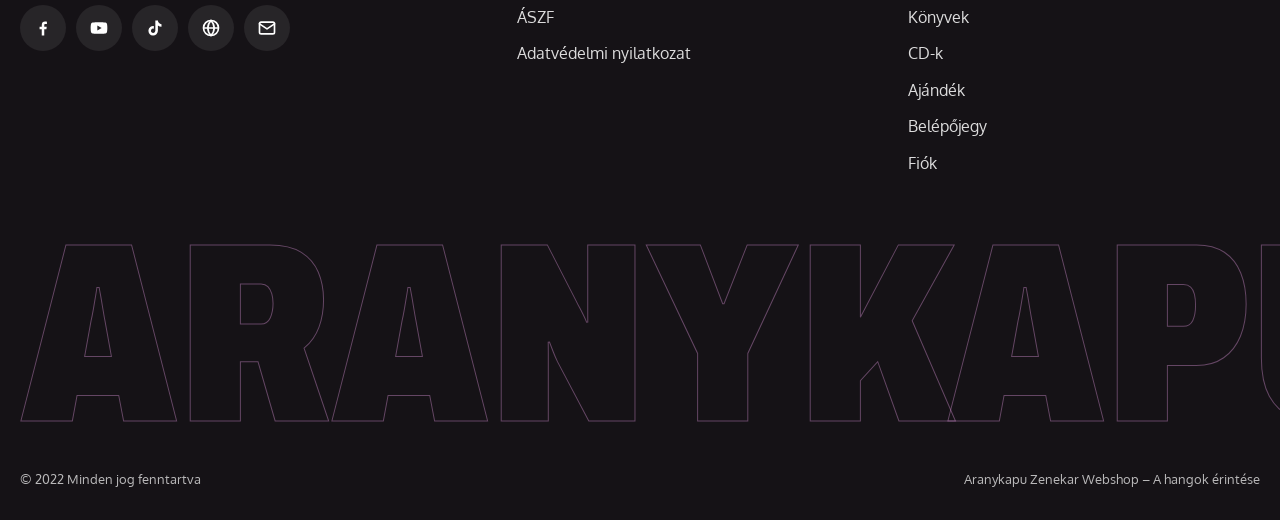
<file: termek.html>
<!doctype html>
<html lang="hu">
<head>
  <meta charset="utf-8">
  <meta name="viewport" content="width=device-width, initial-scale=1">
  <title>Termék – Aranykapu Zenekar Webshop</title>
  <meta name="description" content="Aranykapu Zenekar Webshop">
  <meta name="theme-color" content="#f9a9f5">
  <link rel="icon" href="assets/img/cropped-site-logo.webp">
  <link rel="preconnect" href="https://fonts.googleapis.com">
  <link rel="preconnect" href="https://fonts.gstatic.com" crossorigin>
  <link href="https://fonts.googleapis.com/css2?family=Archivo:wdth,wght@62..125,400..900&family=Caveat:wght@600;700&family=Oxygen:wght@400;700&display=swap" rel="stylesheet">
  <link rel="stylesheet" href="assets/css/style.css">
</head>
<body data-page="product">
  <div id="site-header"></div>

  <main>
    <section class="section" style="padding-top:clamp(30px,5vw,60px)">
      <div class="wrap">
        <nav class="breadcrumb" aria-label="Morzsamenü"><a href="index.html">Főoldal</a> / <a href="termekek.html">Webshop</a> / <span id="crumb-cat"></span> / <span id="crumb-name"></span></nav>
        <div id="product"></div>
      </div>
    </section>
    <section class="section bg-soft" id="related">
      <div class="wrap">
        <h2 class="display section-title" style="margin-bottom:40px"><span class="split-line"><span>Ezek is</span></span><span class="split-line"><span class="script" style="color:var(--pink-ink)">tetszhetnek</span></span></h2>
        <div class="grid"></div>
      </div>
    </section>
  </main>

  <div id="site-footer"></div>

  <script src="assets/js/products.js"></script>
  <script src="assets/js/main.js"></script>
</body>
</html>
</file>
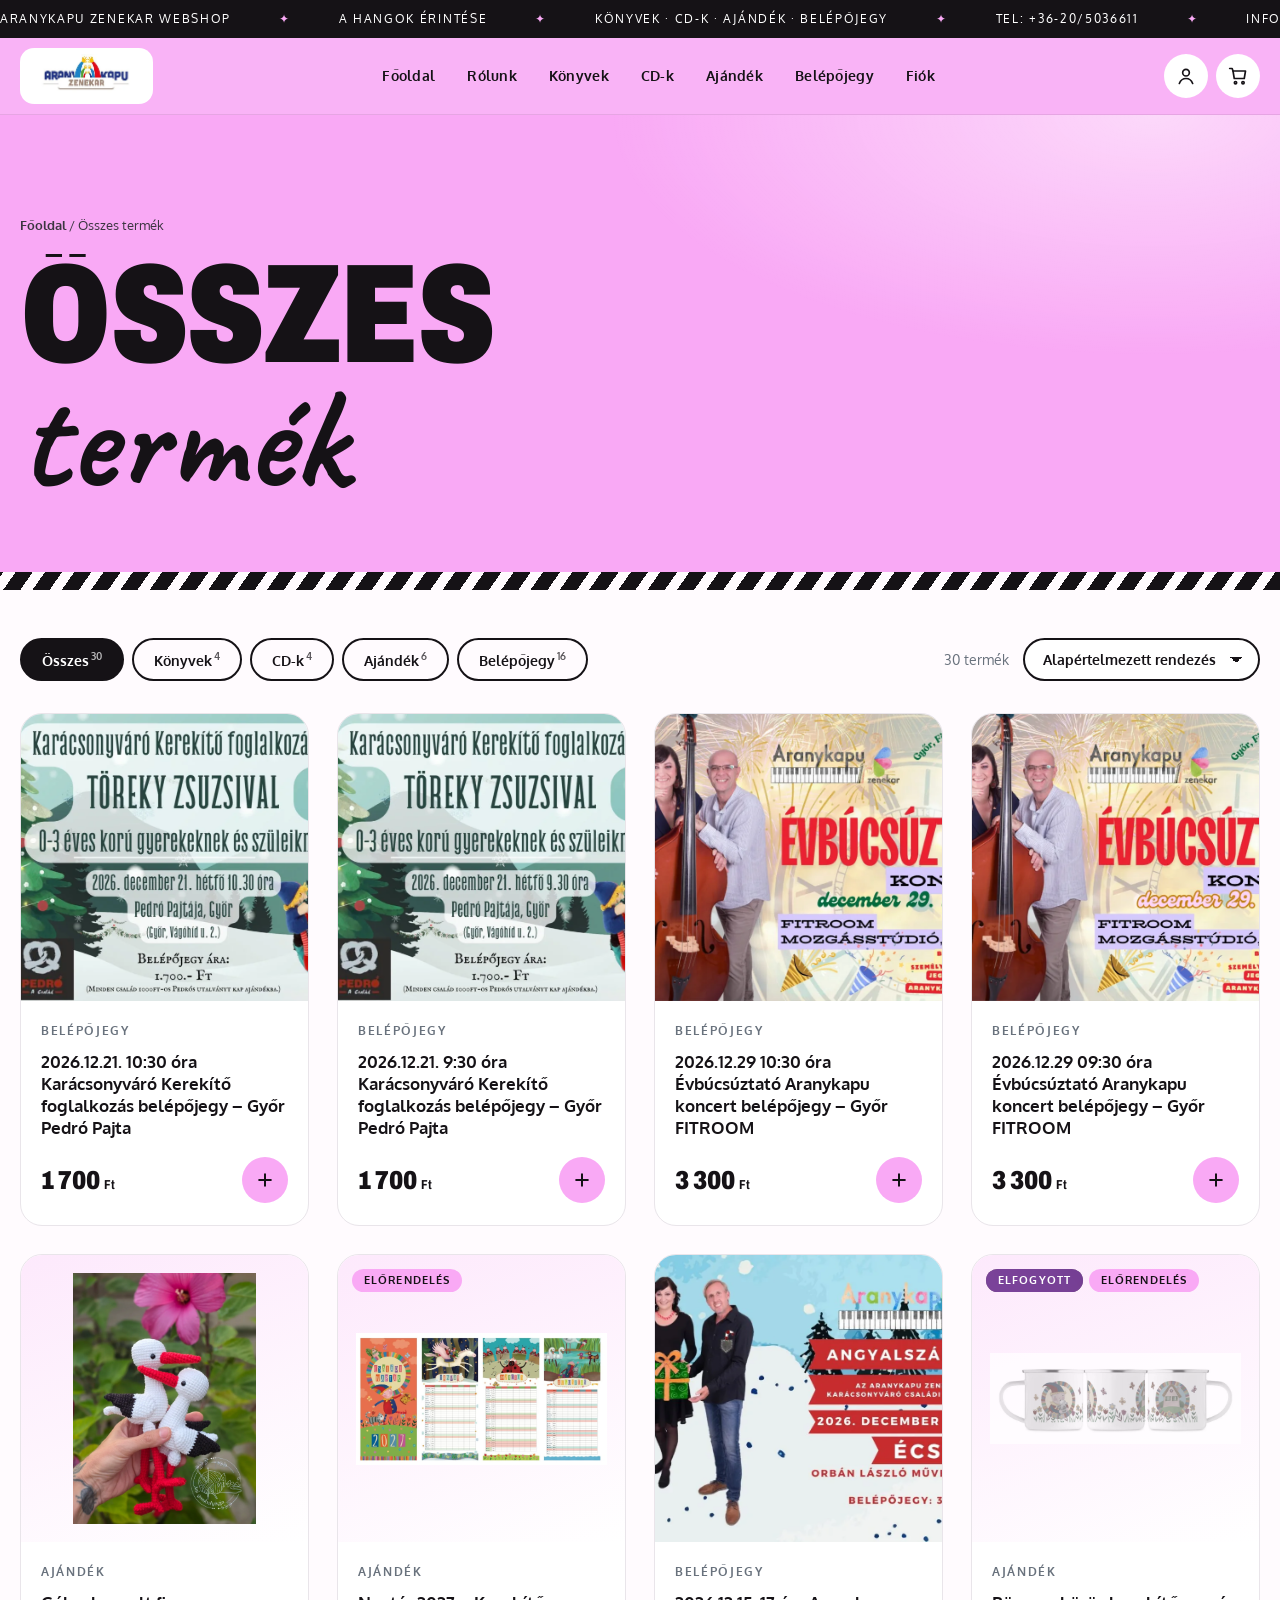
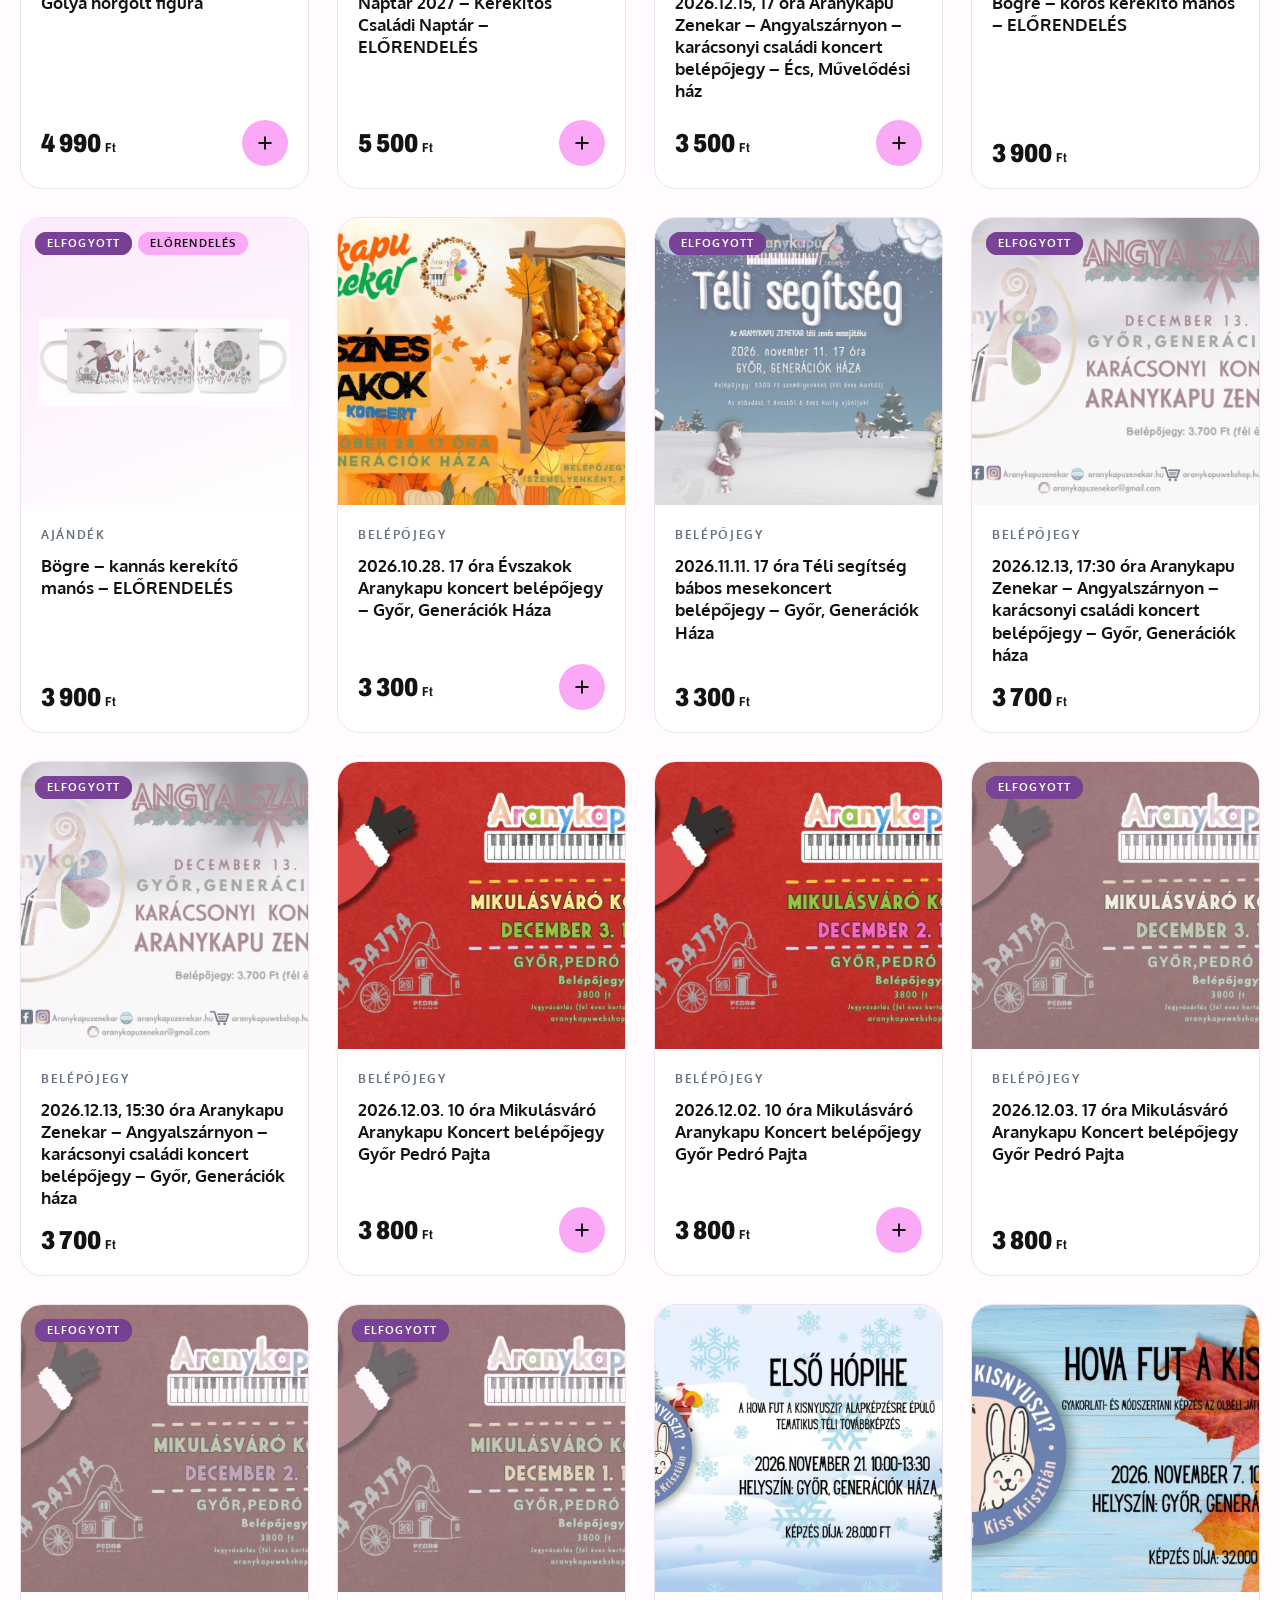
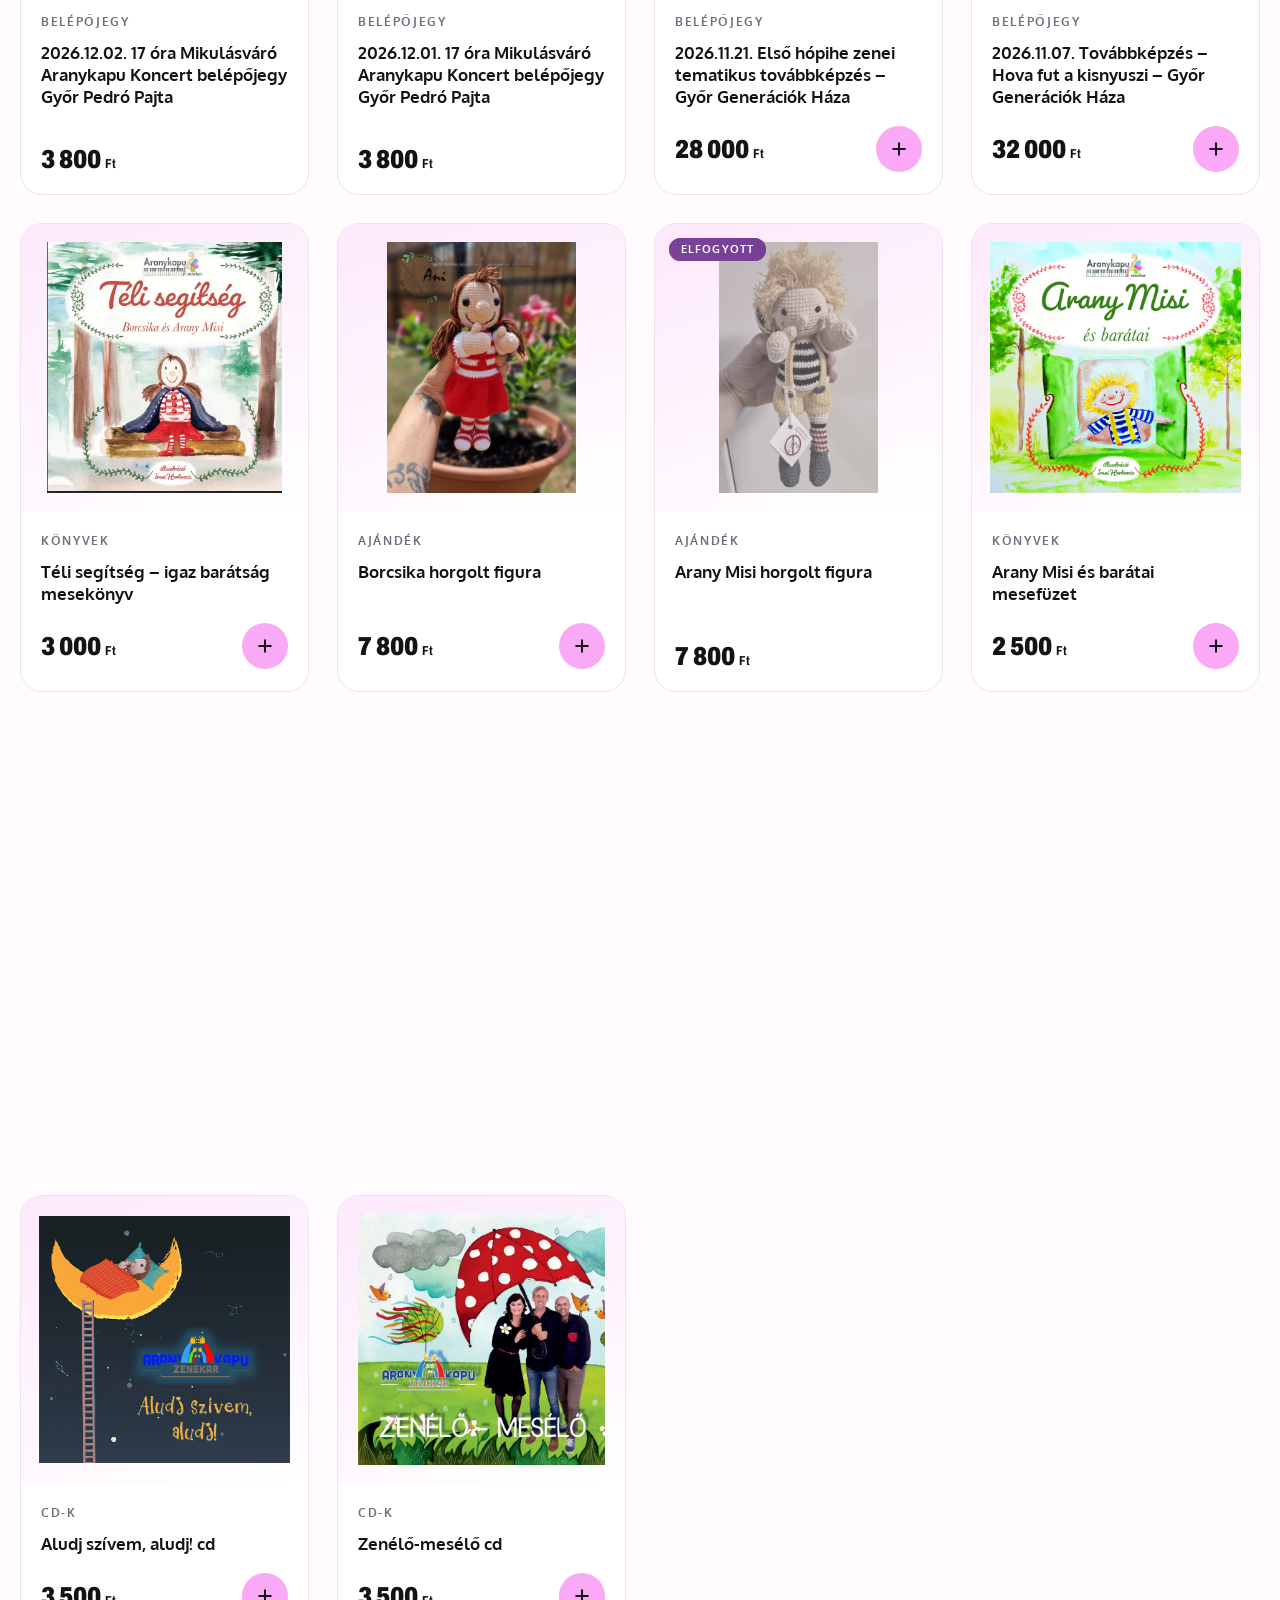
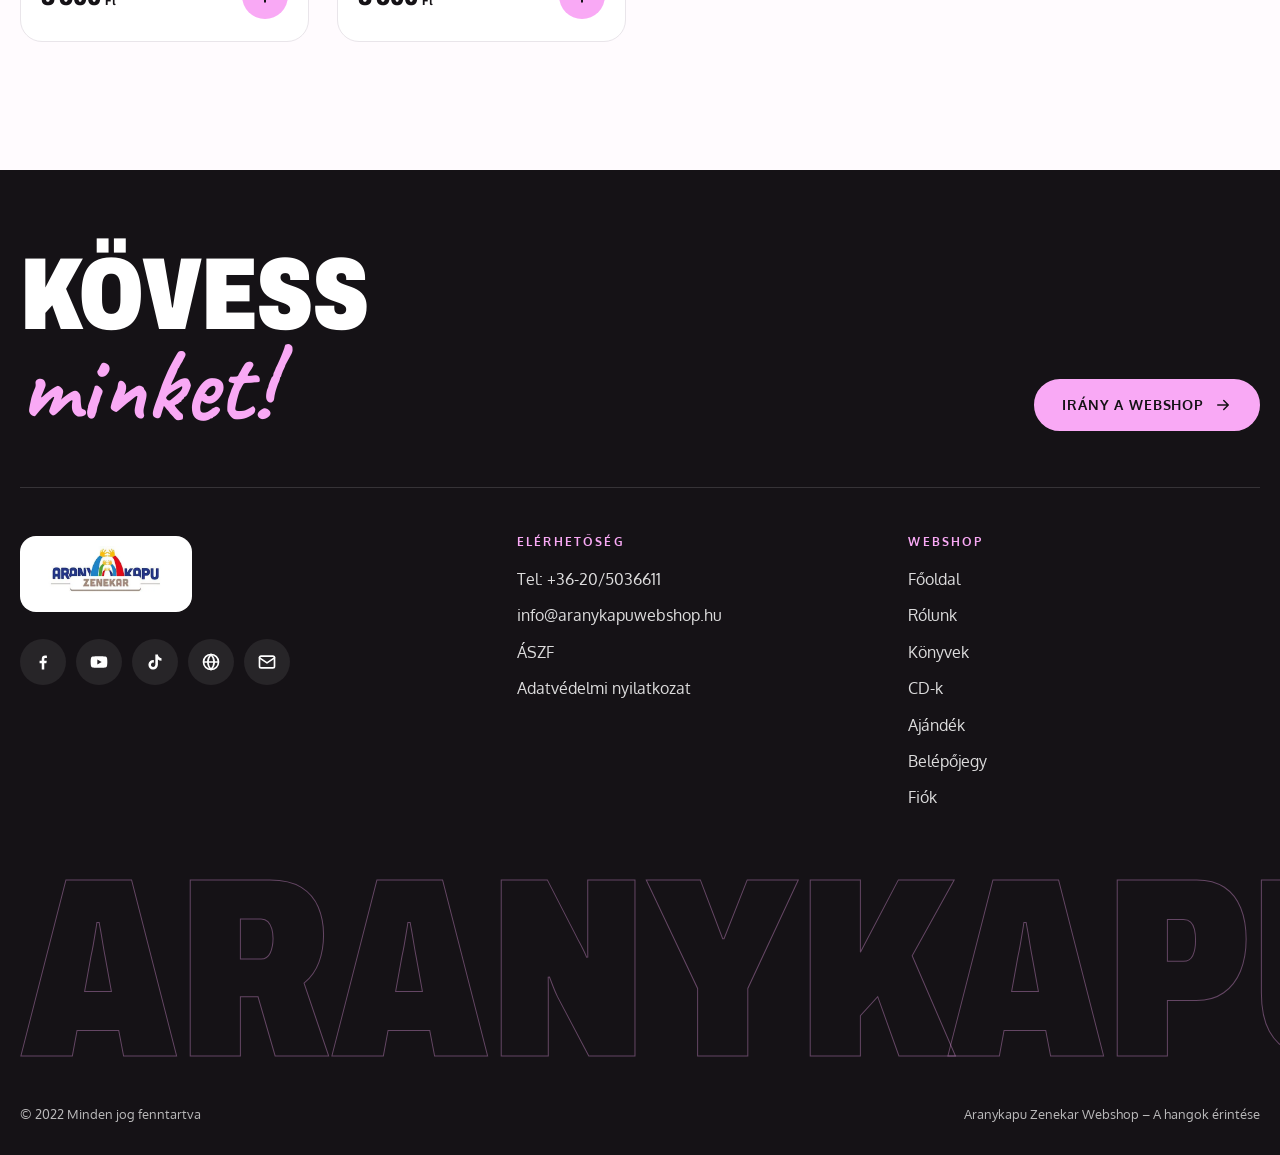
<file: termekek.html>
<!doctype html>
<html lang="hu">
<head>
  <meta charset="utf-8">
  <meta name="viewport" content="width=device-width, initial-scale=1">
  <title>Webshop – Aranykapu Zenekar Webshop</title>
  <meta name="description" content="Az Aranykapu Zenekar összes terméke: könyvek, CD-k, ajándékok és belépőjegyek.">
  <meta name="theme-color" content="#f9a9f5">
  <link rel="icon" href="assets/img/cropped-site-logo.webp">
  <link rel="preconnect" href="https://fonts.googleapis.com">
  <link rel="preconnect" href="https://fonts.gstatic.com" crossorigin>
  <link href="https://fonts.googleapis.com/css2?family=Archivo:wdth,wght@62..125,400..900&family=Caveat:wght@600;700&family=Oxygen:wght@400;700&display=swap" rel="stylesheet">
  <link rel="stylesheet" href="assets/css/style.css">
</head>
<body data-page="shop">
  <div id="site-header"></div>

  <main>
    <section class="page-hero">
      <div class="wrap">
        <nav class="breadcrumb" aria-label="Morzsamenü"><a href="index.html">Főoldal</a> / <span id="shop-crumb">Összes termék</span></nav>
        <h1 class="display" id="shop-title"></h1>
      </div>
    </section>
    <div class="stripes" aria-hidden="true"></div>
    <section class="section" style="padding-top:48px">
      <div class="wrap">
        <div class="toolbar">
          <nav class="chips" id="shop-chips" aria-label="Kategóriák"></nav>
          <div style="display:flex;align-items:center;gap:14px">
            <span id="shop-count" style="font-size:14px;color:var(--gray)"></span>
            <label class="sr-only" for="shop-sort">Rendezés</label>
            <select class="select" id="shop-sort">
              <option value="">Alapértelmezett rendezés</option>
              <option value="date">Dátum szerint</option>
              <option value="asc">Ár szerint növekvő</option>
              <option value="desc">Ár szerint csökkenő</option>
              <option value="stock">Raktáron lévők elöl</option>
            </select>
          </div>
        </div>
        <div class="grid" id="shop-grid"></div>
      </div>
    </section>
  </main>

  <div id="site-footer"></div>

  <script src="assets/js/products.js"></script>
  <script src="assets/js/main.js"></script>
</body>
</html>
</file>
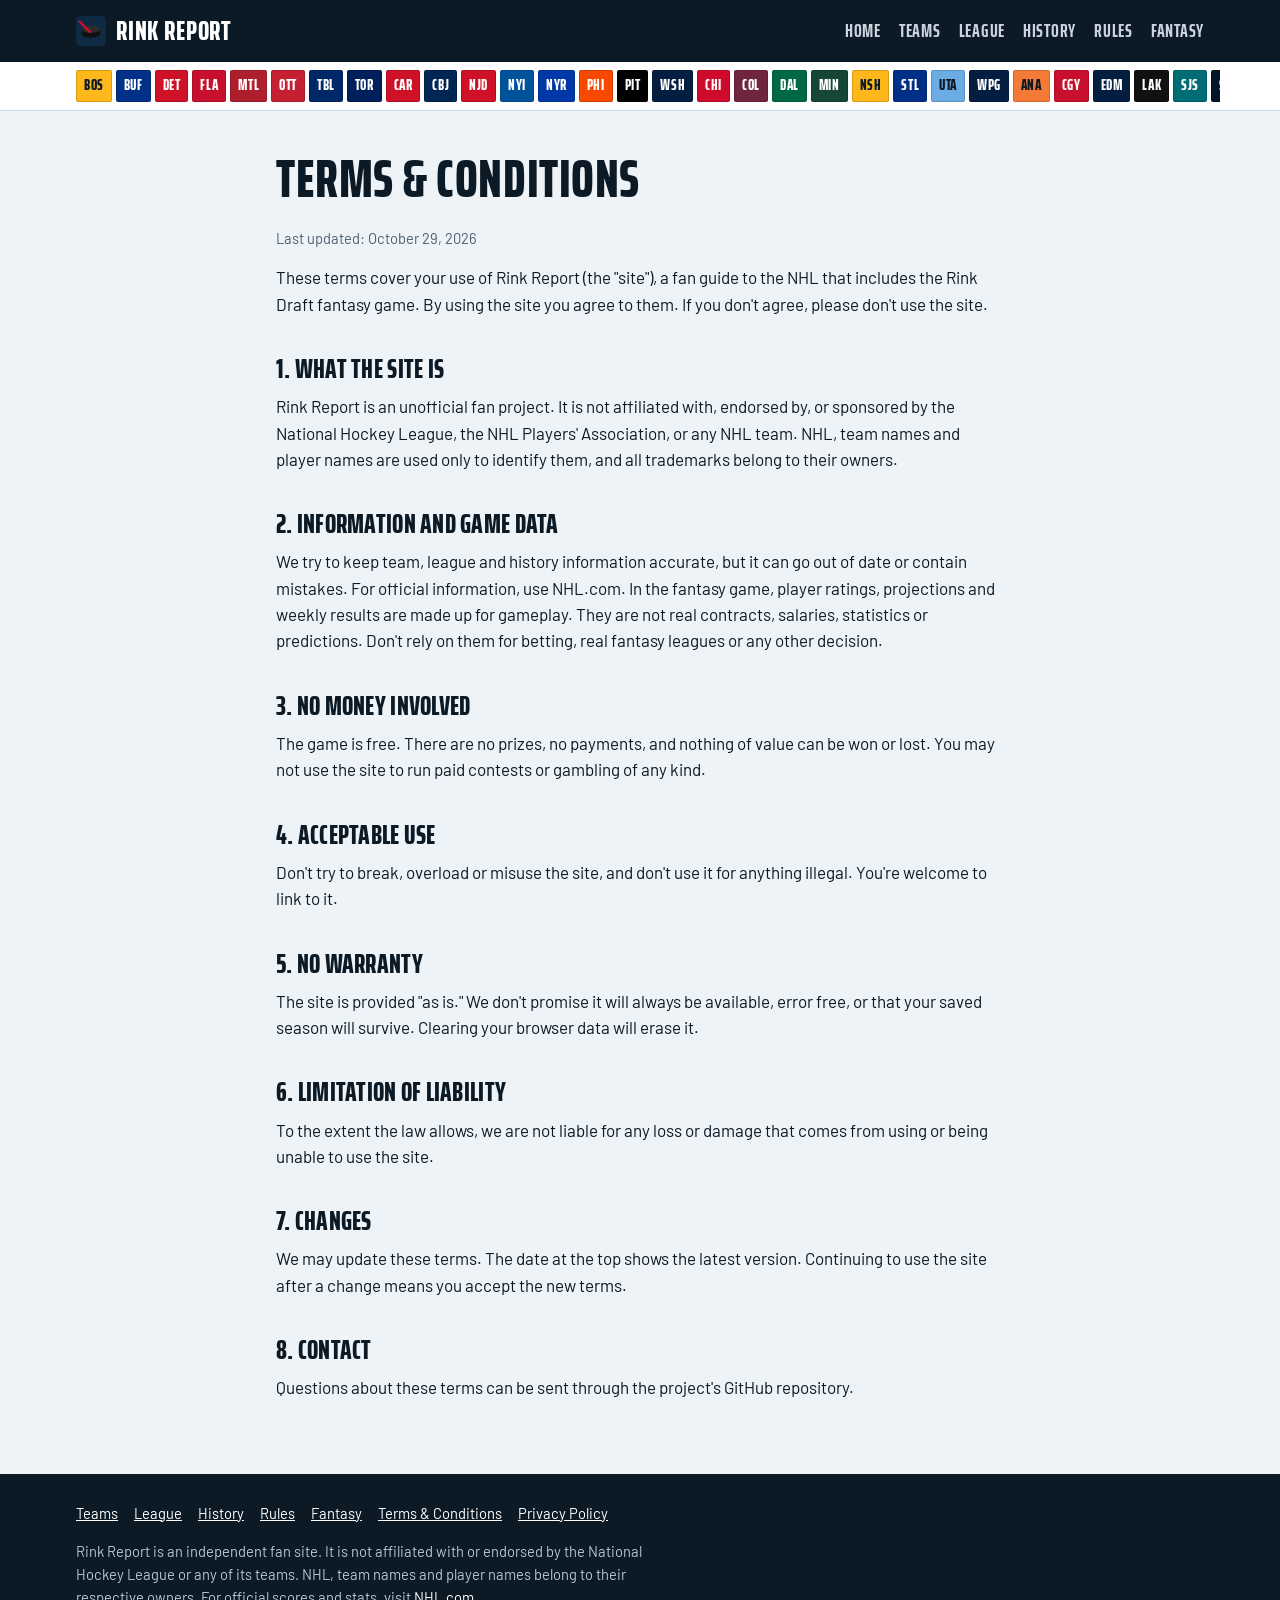
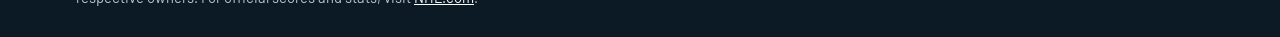
<file: terms.html>
<!doctype html>
<html lang="en">
<head>
  <meta charset="utf-8">
  <meta name="viewport" content="width=device-width, initial-scale=1, viewport-fit=cover">
  <title>Terms & Conditions | Rink Report</title>
  <meta name="description" content="Terms for using the Rink Report site.">
  <link rel="icon" href="favicon.svg" type="image/svg+xml">
  <link rel="preconnect" href="https://fonts.googleapis.com">
  <link rel="preconnect" href="https://fonts.gstatic.com" crossorigin>
  <link href="https://fonts.googleapis.com/css2?family=Barlow:wght@400;600;700&amp;family=Saira+Extra+Condensed:wght@700;800&amp;family=Share+Tech+Mono&amp;display=swap" rel="stylesheet">
  <link rel="stylesheet" href="styles.css">
</head>
<body>
  <header class="site-header">
    <div class="wrap">
      <a class="brand" href="index.html"><img src="favicon.svg" alt="">Rink Report</a>
      <nav class="site-nav" aria-label="Main">
        <a href="index.html">Home</a>
        <a href="teams.html">Teams</a>
        <a href="league.html">League</a>
        <a href="history.html">History</a>
        <a href="rules.html">Rules</a>
        <a href="fantasy.html">Fantasy</a>
      </nav>
    </div>
  </header>
  <nav class="teambar" aria-label="All 32 teams"><div class="wrap"><a href="teams.html#bos" style="background:#FFB81C;color:#0c1a26" title="Boston Bruins">BOS</a><a href="teams.html#buf" style="background:#003087;color:#ffffff" title="Buffalo Sabres">BUF</a><a href="teams.html#det" style="background:#CE1126;color:#ffffff" title="Detroit Red Wings">DET</a><a href="teams.html#fla" style="background:#C8102E;color:#ffffff" title="Florida Panthers">FLA</a><a href="teams.html#mtl" style="background:#AF1E2D;color:#ffffff" title="Montreal Canadiens">MTL</a><a href="teams.html#ott" style="background:#C52032;color:#ffffff" title="Ottawa Senators">OTT</a><a href="teams.html#tbl" style="background:#002868;color:#ffffff" title="Tampa Bay Lightning">TBL</a><a href="teams.html#tor" style="background:#00205B;color:#ffffff" title="Toronto Maple Leafs">TOR</a><a href="teams.html#car" style="background:#CE1126;color:#ffffff" title="Carolina Hurricanes">CAR</a><a href="teams.html#cbj" style="background:#002654;color:#ffffff" title="Columbus Blue Jackets">CBJ</a><a href="teams.html#njd" style="background:#CE1126;color:#ffffff" title="New Jersey Devils">NJD</a><a href="teams.html#nyi" style="background:#00539B;color:#ffffff" title="New York Islanders">NYI</a><a href="teams.html#nyr" style="background:#0038A8;color:#ffffff" title="New York Rangers">NYR</a><a href="teams.html#phi" style="background:#F74902;color:#ffffff" title="Philadelphia Flyers">PHI</a><a href="teams.html#pit" style="background:#000000;color:#ffffff" title="Pittsburgh Penguins">PIT</a><a href="teams.html#wsh" style="background:#041E42;color:#ffffff" title="Washington Capitals">WSH</a><a href="teams.html#chi" style="background:#CF0A2C;color:#ffffff" title="Chicago Blackhawks">CHI</a><a href="teams.html#col" style="background:#6F263D;color:#ffffff" title="Colorado Avalanche">COL</a><a href="teams.html#dal" style="background:#006847;color:#ffffff" title="Dallas Stars">DAL</a><a href="teams.html#min" style="background:#154734;color:#ffffff" title="Minnesota Wild">MIN</a><a href="teams.html#nsh" style="background:#FFB81C;color:#0c1a26" title="Nashville Predators">NSH</a><a href="teams.html#stl" style="background:#002F87;color:#ffffff" title="St. Louis Blues">STL</a><a href="teams.html#uta" style="background:#6CACE4;color:#0c1a26" title="Utah Mammoth">UTA</a><a href="teams.html#wpg" style="background:#041E42;color:#ffffff" title="Winnipeg Jets">WPG</a><a href="teams.html#ana" style="background:#F47A38;color:#0c1a26" title="Anaheim Ducks">ANA</a><a href="teams.html#cgy" style="background:#C8102E;color:#ffffff" title="Calgary Flames">CGY</a><a href="teams.html#edm" style="background:#041E42;color:#ffffff" title="Edmonton Oilers">EDM</a><a href="teams.html#lak" style="background:#111111;color:#ffffff" title="Los Angeles Kings">LAK</a><a href="teams.html#sjs" style="background:#006D75;color:#ffffff" title="San Jose Sharks">SJS</a><a href="teams.html#sea" style="background:#001628;color:#ffffff" title="Seattle Kraken">SEA</a><a href="teams.html#van" style="background:#00205B;color:#ffffff" title="Vancouver Canucks">VAN</a><a href="teams.html#vgk" style="background:#B4975A;color:#0c1a26" title="Vegas Golden Knights">VGK</a></div></nav>

  <main>
    <div class="wrap legal">
    <h1>Terms &amp; Conditions</h1>
    <p class="note">Last updated: October 29, 2026</p>

    <p>These terms cover your use of Rink Report (the "site"), a fan guide to the NHL that includes the Rink Draft fantasy game. By using the site you agree to them. If you don't agree, please don't use the site.</p>

    <h2>1. What the site is</h2>
    <p>Rink Report is an unofficial fan project. It is not affiliated with, endorsed by, or sponsored by the National Hockey League, the NHL Players' Association, or any NHL team. NHL, team names and player names are used only to identify them, and all trademarks belong to their owners.</p>

    <h2>2. Information and game data</h2>
    <p>We try to keep team, league and history information accurate, but it can go out of date or contain mistakes. For official information, use NHL.com. In the fantasy game, player ratings, projections and weekly results are made up for gameplay. They are not real contracts, salaries, statistics or predictions. Don't rely on them for betting, real fantasy leagues or any other decision.</p>

    <h2>3. No money involved</h2>
    <p>The game is free. There are no prizes, no payments, and nothing of value can be won or lost. You may not use the site to run paid contests or gambling of any kind.</p>

    <h2>4. Acceptable use</h2>
    <p>Don't try to break, overload or misuse the site, and don't use it for anything illegal. You're welcome to link to it.</p>

    <h2>5. No warranty</h2>
    <p>The site is provided "as is." We don't promise it will always be available, error free, or that your saved season will survive. Clearing your browser data will erase it.</p>

    <h2>6. Limitation of liability</h2>
    <p>To the extent the law allows, we are not liable for any loss or damage that comes from using or being unable to use the site.</p>

    <h2>7. Changes</h2>
    <p>We may update these terms. The date at the top shows the latest version. Continuing to use the site after a change means you accept the new terms.</p>

    <h2>8. Contact</h2>
    <p>Questions about these terms can be sent through the project's GitHub repository.</p>
    </div>
  </main>

  <footer class="site-footer">
    <div class="wrap">
      <div class="foot-links">
        <a href="teams.html">Teams</a>
        <a href="league.html">League</a>
        <a href="history.html">History</a>
        <a href="rules.html">Rules</a>
        <a href="fantasy.html">Fantasy</a>
        <a href="terms.html">Terms &amp; Conditions</a>
        <a href="privacy.html">Privacy Policy</a>
      </div>
      <p>Rink Report is an independent fan site. It is not affiliated with or endorsed by the National Hockey League or any of its teams. NHL, team names and player names belong to their respective owners. For official scores and stats, visit <a href="https://www.nhl.com">NHL.com</a>.</p>
    </div>
  </footer>
</body>
</html>
</file>
<file: styles.css>
/* Layout: one long arena page. Ice-white sections for reading, a dark
   scoreboard band for the draft room, rink-board dividers between them. */
:root {
  --ice: #eef3f7;
  --surface: #ffffff;
  --ink: #0c1a26;
  --muted: #4e6072;
  --line: #cfd9e2;
  --red: #c8102e;
  --red-dark: #9e0c24;
  --blue: #1f4fa0;
  --kick: #f2c300;
  --good: #1a7f4b;
  --board: #0b1118;
  --board-2: #141d27;
  --board-line: #26323f;
  --board-ink: #e9eef3;
  --board-muted: #8c9aa8;
  --led: #ffb000;
  --header: #0c1a26;
  --font-display: "Saira Extra Condensed", "Arial Narrow", "Roboto Condensed", sans-serif;
  --font-body: "Barlow", "Segoe UI", Roboto, Helvetica, Arial, sans-serif;
  --font-led: "Share Tech Mono", ui-monospace, "SFMono-Regular", Menlo, monospace;
  --radius: 3px;
}
@media (prefers-color-scheme: dark) {
  :root:not([data-theme="light"]) {
    --ice: #0b141c; --surface: #122030; --ink: #e3eaf0; --muted: #93a4b5; --line: #26384b;
    --red: #e0263f; --blue: #7aa5ea; --good: #45c486; --header: #060b10; color-scheme: dark;
  }
}
:root[data-theme="dark"] {
  --ice: #0b141c; --surface: #122030; --ink: #e3eaf0; --muted: #93a4b5; --line: #26384b;
  --red: #e0263f; --blue: #7aa5ea; --good: #45c486; --header: #060b10; color-scheme: dark;
}

* { box-sizing: border-box; }
[hidden] { display: none !important; }
html { scroll-behavior: smooth; }
@media (prefers-reduced-motion: reduce) { html { scroll-behavior: auto; } }

body {
  margin: 0;
  background: var(--ice);
  color: var(--ink);
  font-family: var(--font-body);
  font-size: 17px;
  line-height: 1.55;
}

h1, h2, h3 {
  font-family: var(--font-display);
  font-weight: 800;
  line-height: 1;
  text-transform: uppercase;
  letter-spacing: 0.01em;
  margin: 0 0 0.4em;
  text-wrap: balance;
}
h1 { font-size: clamp(2.5rem, 5.6vw, 4.2rem); }
h2 { font-size: clamp(2rem, 4vw, 2.8rem); }
h3 { font-size: 1.45rem; }
p { margin: 0 0 1em; }
a { color: var(--red); }
:focus-visible { outline: 3px solid var(--kick); outline-offset: 2px; }

.wrap {
  max-width: 1160px; margin: 0 auto;
  padding-left: max(16px, env(safe-area-inset-left, 0px));
  padding-right: max(16px, env(safe-area-inset-right, 0px));
}
.eyebrow {
  font-family: var(--font-led); font-size: 0.85rem; letter-spacing: 0.12em;
  text-transform: uppercase; color: var(--red); margin-bottom: 0.6em;
}
.note { color: var(--muted); font-size: 0.92rem; }

/* Header */
.site-header { background: var(--header); color: #fff; position: sticky; top: env(safe-area-inset-top, 0px); z-index: 20; }
body::before { content: ""; position: fixed; inset: 0 0 auto; height: env(safe-area-inset-top, 0px); z-index: 30; background: var(--header); }
.site-header .wrap {
  display: flex; align-items: center; justify-content: space-between;
  gap: 8px 20px; padding-block: 10px; flex-wrap: wrap;
}
.brand {
  display: flex; align-items: center; gap: 10px; color: #fff; text-decoration: none;
  font-family: var(--font-display); font-weight: 800; font-size: 1.7rem; text-transform: uppercase; letter-spacing: 0.03em;
}
.brand img { width: 30px; height: 30px; }
.site-nav { display: flex; gap: 4px 18px; flex-wrap: wrap; }
.site-nav a {
  color: #c9d4de; text-decoration: none; font-family: var(--font-display); font-weight: 700;
  font-size: 1.15rem; text-transform: uppercase; letter-spacing: 0.04em;
}
.site-nav a:hover, .site-nav a[aria-current="page"] { color: #fff; box-shadow: inset 0 -3px 0 var(--kick); }

/* Rink boards divider: white dasher with the yellow kick plate along the bottom */
.boards { height: 22px; background: var(--surface); border-top: 3px solid var(--line); border-bottom: 7px solid var(--kick); }

/* Buttons: square, like a scoreboard key */
.btn {
  display: inline-block; border: 2px solid var(--red); background: var(--red); color: #fff;
  padding: 10px 18px; border-radius: var(--radius); font-family: var(--font-display); font-weight: 800;
  font-size: 1.2rem; letter-spacing: 0.05em; text-transform: uppercase; text-decoration: none; cursor: pointer;
}
.btn:hover { background: var(--red-dark); border-color: var(--red-dark); }
.btn:disabled { opacity: 0.4; cursor: not-allowed; }
.btn.ghost { background: transparent; color: var(--ink); border-color: var(--ink); }
.btn.ghost:hover { background: var(--ink); color: var(--ice); }
.btn.small { padding: 3px 10px; font-size: 1rem; }

/* Hero */
.hero .wrap {
  display: grid; grid-template-columns: 1fr 1.15fr; gap: 40px; align-items: center;
  padding-block: 56px 48px;
}
.hero .lead { font-size: 1.15rem; color: var(--muted); max-width: 34em; }
.hero .actions { display: flex; gap: 12px; flex-wrap: wrap; margin-top: 8px; }
.rink-fig { margin: 0; min-width: 0; }
.rink-fig svg { width: 100%; height: auto; display: block; max-width: 100%; }
.rink-fig figcaption { margin-top: 8px; }
.rk-ice { fill: var(--surface); stroke: var(--ink); stroke-width: 1.2; }
.rk-red { stroke: var(--red); fill: none; }
.rk-redfill { fill: var(--red); }
.rk-blue { stroke: var(--blue); fill: none; }
.rk-crease { fill: var(--blue); fill-opacity: 0.18; stroke: var(--red); stroke-width: 0.5; }
.rk-label { font-family: var(--font-led); font-size: 4.2px; fill: var(--muted); letter-spacing: 0.05em; }
.rk-tick { stroke: var(--muted); stroke-width: 0.35; }

/* Draft room: scoreboard band, dark in both themes */
.arena { background: var(--board); color: var(--board-ink); padding-block: 56px; }
.arena h2, .arena h3 { color: #fff; }
.arena .eyebrow { color: var(--led); }
.arena .note { color: var(--board-muted); }
.arena .intro { max-width: 46em; color: var(--board-muted); }

.scoreboard {
  display: grid; grid-template-columns: repeat(3, auto) 1fr; gap: 2px; margin: 24px 0;
  background: var(--board-line); border: 2px solid var(--board-line); border-radius: var(--radius);
}
.sb-cell { background: #05080b; padding: 10px 16px; min-width: 0; }
.sb-label { font-family: var(--font-display); font-weight: 700; text-transform: uppercase; letter-spacing: 0.12em; font-size: 0.95rem; color: var(--board-muted); }
.sb-value {
  font-family: var(--font-led); color: var(--led); font-size: 2rem; line-height: 1.1;
  text-shadow: 0 0 10px rgba(255, 176, 0, 0.35); white-space: nowrap; overflow: hidden; text-overflow: ellipsis;
}
.sb-value.you { color: #ff5a6e; text-shadow: 0 0 10px rgba(255, 90, 110, 0.35); }

.setup { display: flex; gap: 10px; flex-wrap: wrap; align-items: center; margin-bottom: 8px; }
.setup input, .filters input {
  font: inherit; padding: 9px 12px; border-radius: var(--radius); border: 1px solid var(--board-line);
  background: var(--board-2); color: var(--board-ink); min-width: 0;
}
.setup input { flex: 1 1 220px; max-width: 320px; }
.arena .btn.ghost { color: var(--board-ink); border-color: var(--board-ink); }
.arena .btn.ghost:hover { background: var(--board-ink); color: var(--board); }

.room { display: grid; grid-template-columns: 1.45fr 1fr; gap: 24px; align-items: start; }
.room > * { min-width: 0; }
.pane { background: var(--board-2); border: 1px solid var(--board-line); border-radius: var(--radius); padding: 16px; }

.filters { display: flex; gap: 8px; flex-wrap: wrap; margin-bottom: 12px; }
.filters input { flex: 1 1 160px; }
.tabs { display: flex; border: 1px solid var(--board-muted); border-radius: var(--radius); overflow: hidden; }
.tabs button {
  font-family: var(--font-display); font-weight: 700; font-size: 1.05rem; letter-spacing: 0.05em;
  border: 0; background: transparent; color: var(--board-ink); padding: 6px 14px; cursor: pointer;
}
.tabs button + button { border-left: 1px solid var(--board-muted); }
.tabs button[aria-pressed="true"] { background: var(--led); color: #05080b; }

.scroll { overflow-x: auto; }
.pool { max-height: 520px; overflow-y: auto; }
table { width: 100%; border-collapse: collapse; font-variant-numeric: tabular-nums; }
th, td { text-align: left; padding: 7px 8px; border-bottom: 1px solid var(--line); }
th {
  font-family: var(--font-display); font-weight: 700; font-size: 0.95rem;
  text-transform: uppercase; letter-spacing: 0.08em; color: var(--muted);
}
.num { text-align: right; }
.arena th { color: var(--board-muted); background: var(--board-2); }
.arena td, .arena th { border-bottom-color: var(--board-line); }
.pool thead th { position: sticky; top: 0; }
.taken td { color: var(--board-muted); text-decoration: line-through; }
.taken td:last-child { text-decoration: none; }

.pos {
  display: inline-block; min-width: 1.6em; text-align: center; font-family: var(--font-display);
  font-weight: 800; font-size: 0.95rem; border-radius: 2px; padding: 0 3px; color: #fff;
}
.pos.F { background: var(--red); }
.pos.D { background: #2b62c2; }
.pos.G { background: #2c3a48; border: 1px solid var(--board-muted); }

/* Your lineup card: styled like the paper card a coach hands the scorekeeper */
.card {
  background: #fbfaf5; color: #14202c; border-radius: var(--radius); padding: 18px 18px 12px;
  border-top: 8px solid var(--red); font-family: var(--font-body);
}
.card h3 { color: #14202c; margin-bottom: 2px; }
.card .sub { font-family: var(--font-led); font-size: 0.8rem; color: #5b6875; letter-spacing: 0.06em; text-transform: uppercase; }
.card-line { display: grid; grid-template-columns: 6.2em 1fr; gap: 8px; padding: 9px 0; border-bottom: 1px dashed #b9c2cb; }
.card-line .lab { font-family: var(--font-display); font-weight: 700; text-transform: uppercase; letter-spacing: 0.06em; color: #5b6875; }
.card-line .who { min-width: 0; }
.card-line .who.empty { color: #8a96a2; font-style: italic; }
.card-line .team { color: #5b6875; font-size: 0.9rem; }
.card-actions { display: flex; gap: 8px; flex-wrap: wrap; margin-top: 14px; }
.card .btn.ghost { color: #14202c; border-color: #14202c; }
.card .btn.ghost:hover { background: #14202c; color: #fbfaf5; }

.board-wrap { margin-top: 24px; }
.board td, .board th { border: 1px solid var(--board-line); text-align: center; font-size: 0.9rem; }
.board th { background: #05080b; }
.board th.mine { color: var(--led); }
.board td { height: 3.2em; min-width: 8.5em; line-height: 1.25; }
.board td.mine { background: rgba(255, 176, 0, 0.08); }
.board td.now { outline: 2px solid var(--led); outline-offset: -2px; }
.board .rnd { font-family: var(--font-led); color: var(--board-muted); min-width: 3em; }
.board small { display: block; color: var(--board-muted); font-size: 0.78rem; }

/* Season */
.season { padding-block: 56px; }
.season-grid { display: grid; grid-template-columns: 1fr 1.2fr; gap: 28px; align-items: start; }
.season-grid > * { min-width: 0; }
.panel { background: var(--surface); border: 1px solid var(--line); border-radius: var(--radius); padding: 18px; }
.panel + .panel { margin-top: 20px; }
.standings tr.me td { font-weight: 700; }
.standings td:first-child { width: 2em; color: var(--muted); font-family: var(--font-led); }
.week-head { display: flex; justify-content: space-between; align-items: center; gap: 12px; flex-wrap: wrap; margin-bottom: 12px; }
.week-head h3 { margin: 0; }
.matchup {
  display: grid; grid-template-columns: 1fr auto 1fr; gap: 8px; align-items: center;
  padding: 10px 0; border-bottom: 1px solid var(--line);
}
.matchup .score { font-family: var(--font-led); font-size: 1.1rem; text-align: center; white-space: nowrap; }
.matchup .t2 { text-align: right; }
.matchup .won { font-weight: 700; }
.result { font-family: var(--font-display); font-weight: 800; font-size: 1.6rem; text-transform: uppercase; }
.win { color: var(--good); }
.loss { color: var(--red); }
.box table { font-size: 0.92rem; }
.box + .box { margin-top: 16px; }
.empty-state { color: var(--muted); border: 2px dashed var(--line); padding: 20px; border-radius: var(--radius); }
.log-row { cursor: pointer; }
.log-row:hover td { background: var(--ice); }

/* Rules + basics */
.rules { background: var(--surface); padding-block: 56px; }
.rules-grid { display: grid; grid-template-columns: repeat(3, 1fr); gap: 32px; }
.rules-grid > * { min-width: 0; }
.rules ul { padding-left: 1.1em; margin: 0; }
.rules li { margin-bottom: 0.5em; }
dl.glossary { display: grid; grid-template-columns: auto 1fr; gap: 6px 14px; margin: 0; }
dl.glossary dt { font-family: var(--font-led); color: var(--red); }
dl.glossary dd { margin: 0; }
.callout { border-left: 5px solid var(--kick); background: var(--ice); padding: 14px 16px; margin-top: 20px; }
.callout p:last-child { margin: 0; }

.basics { padding-block: 56px; }
.positions { display: grid; grid-template-columns: repeat(3, 1fr); gap: 24px; margin-top: 12px; }
.positions > div { border-top: 4px solid var(--ink); padding-top: 12px; min-width: 0; }
.positions .tag { font-family: var(--font-led); color: var(--muted); font-size: 0.85rem; }
.tips { margin-top: 32px; max-width: 46em; }

/* Footer */
.site-footer { background: var(--header); color: #b8c4cf; padding-block: 28px; font-size: 0.92rem; }
.site-footer .wrap { display: flex; justify-content: space-between; gap: 16px; flex-wrap: wrap; }
.site-footer a { color: #fff; margin-right: 16px; }
.site-footer p { margin: 0; max-width: 40em; }

/* Legal pages */
.legal { max-width: 760px; padding-block: 40px 56px; }
.legal h1 { font-size: clamp(2.4rem, 5vw, 3.4rem); }
.legal h2 { margin-top: 1.4em; font-size: 1.7rem; }

@media (max-width: 900px) {
  .hero .wrap, .room, .season-grid { grid-template-columns: 1fr; }
  .rules-grid, .positions { grid-template-columns: 1fr; }
  .scoreboard { grid-template-columns: repeat(3, 1fr); }
  .scoreboard .sb-cell:last-child { grid-column: 1 / -1; }
}
@media (max-width: 480px) {
  .sb-value { font-size: 1.5rem; }
  .sb-cell { padding: 8px 10px; }
}

/* ---------- League hub pages ---------- */
.lead { font-size: 1.15rem; color: var(--muted); max-width: 40em; }

/* Team bar: one chip per club in its primary color, like the strip on league sites */
.teambar { background: var(--surface); border-bottom: 1px solid var(--line); }
.teambar .wrap { display: flex; gap: 4px; overflow-x: auto; padding-block: 8px; scrollbar-width: thin; }
.teambar a {
  flex: 0 0 auto; font-family: var(--font-display); font-weight: 800; font-size: 0.95rem; letter-spacing: 0.04em;
  text-decoration: none; padding: 3px 7px; border-radius: 2px; border: 1px solid rgba(0, 0, 0, 0.15);
}
.teambar a:hover { outline: 2px solid var(--ink); outline-offset: 1px; }

.page-head .wrap { padding-block: 44px 36px; }
.page-head h1 { margin-bottom: 0.3em; }

.glance { padding-block: 44px; }
.scoreboard.facts { grid-template-columns: repeat(4, 1fr); margin-top: 0; }
.facts .sb-value { font-size: 2.6rem; }
.glance-grid { display: grid; grid-template-columns: 1.2fr 1fr; gap: 32px; align-items: start; }
.glance-grid > * { min-width: 0; }
.glance-grid p { color: var(--board-muted); }
.glance-grid a, .live a { color: var(--led); }
.live { background: var(--board-2); border: 1px solid var(--board-line); border-radius: var(--radius); padding: 18px; color: var(--board-ink); }
.live p { color: var(--board-muted); }
.live .sb-label { color: var(--board-ink); margin-bottom: 6px; }
.live-links { list-style: none; padding: 0; margin: 0; display: grid; grid-template-columns: 1fr 1fr; gap: 8px; }
.live-links a {
  display: block; padding: 8px 10px; border: 1px solid var(--board-line); border-radius: var(--radius);
  font-family: var(--font-display); font-weight: 700; font-size: 1.1rem; letter-spacing: 0.04em; text-transform: uppercase; text-decoration: none;
}
.live-links a:hover { border-color: var(--led); }

.explore { padding-block: 52px; }
.explore-grid { display: grid; grid-template-columns: repeat(4, 1fr); gap: 16px; }
.tile {
  display: block; background: var(--surface); border: 1px solid var(--line); border-radius: var(--radius);
  padding: 18px; color: var(--ink); text-decoration: none; border-bottom: 4px solid var(--blue);
}
.tile:hover { border-color: var(--ink); border-bottom-color: var(--red); }
.tile p { color: var(--muted); margin: 0; }
.tile-k { font-family: var(--font-led); font-size: 0.8rem; color: var(--red); letter-spacing: 0.08em; text-transform: uppercase; }
.tile h3 { margin-top: 6px; }

.promo { background: var(--board); color: var(--board-ink); border-top: 7px solid var(--kick); }
.promo-inner { display: flex; justify-content: space-between; align-items: center; gap: 24px; flex-wrap: wrap; padding-block: 40px; }
.promo-inner > div { max-width: 40em; }
.promo h2 { color: #fff; }
.promo .eyebrow { color: var(--led); }
.promo p { color: var(--board-muted); margin: 0; }

.champ-strip { padding-block: 52px; }

.teams-wrap { padding-block: 40px 56px; }
.division + .division { margin-top: 44px; }
.division h2 { font-size: 2rem; }
.conf { display: block; font-family: var(--font-led); font-size: 0.85rem; font-weight: 400; color: var(--muted); letter-spacing: 0.1em; margin-bottom: 4px; }
.team-grid { display: grid; grid-template-columns: repeat(4, 1fr); gap: 16px; }
.team { background: var(--surface); border: 1px solid var(--line); border-radius: var(--radius); overflow: hidden; scroll-margin-top: 80px; min-width: 0; }
.team:target { outline: 3px solid var(--kick); }
.stripe { height: 12px; border-bottom: 1px solid var(--line); }
.team-body { padding: 14px 16px 16px; }
.team .abbr { font-family: var(--font-led); color: var(--muted); font-size: 0.85rem; }
.team h3 { margin: 2px 0 10px; font-size: 1.35rem; }
.team dl { display: grid; grid-template-columns: auto 1fr; gap: 2px 10px; margin: 0 0 10px; font-size: 0.95rem; }
.team dt { color: var(--muted); }
.team dd { margin: 0; }
.team a { font-weight: 600; font-size: 0.95rem; }

.prose-grid { display: grid; grid-template-columns: minmax(0, 1fr) 340px; gap: 40px; padding-block: 40px 56px; align-items: start; }
.prose { max-width: 44em; }
.prose h2 { font-size: 1.9rem; margin-top: 1.4em; }
.prose h2:first-child { margin-top: 0; }
.prose ul { padding-left: 1.2em; }
.prose li { margin-bottom: 0.4em; }
.prose table { margin-bottom: 1em; background: var(--surface); }
.side-box { padding: 0; background: transparent; }
.finals .yr { font-family: var(--font-led); color: var(--red); }
.awards { padding-block: 52px; }
.awards table { background: var(--surface); }
.basics .positions { margin-top: 0; }

.foot-links { display: flex; flex-wrap: wrap; gap: 6px 0; }

@media (max-width: 900px) {
  .glance-grid, .prose-grid { grid-template-columns: 1fr; }
  .explore-grid, .team-grid { grid-template-columns: repeat(2, 1fr); }
  .scoreboard.facts { grid-template-columns: repeat(2, 1fr); }
  .scoreboard.facts .sb-cell:last-child { grid-column: auto; }
}
@media (max-width: 520px) {
  .explore-grid, .team-grid, .live-links { grid-template-columns: 1fr; }
}
.site-footer p a { margin-right: 0; }
</file>
<file: assets/css/style.css>
/* ==========================================================================
   Aranykapu Zenekar Webshop – új megjelenés
   Az eredeti oldal színvilága: rózsaszín (#f9a9f5), fehér, fekete csíkok, szürke gombok.
   ========================================================================== */

:root {
  --pink: #f9a9f5;
  --pink-strong: #f27fec;
  --pink-soft: #fde9fc;
  --pink-ink: #8a2c86;
  --ink: #151216;
  --ink-soft: #3b3540;
  --gray: #69727d;
  --gray-light: #e9e5ea;
  --paper: #fffbfe;
  --white: #ffffff;
  --dark: #141016;
  --dark-2: #1e1821;

  --font-display: "Archivo", "Arial Narrow", Arial, sans-serif;
  --font-body: "Oxygen", "Segoe UI", Roboto, Arial, sans-serif;
  --font-script: "Caveat", "Comic Sans MS", cursive;

  --radius: 22px;
  --radius-sm: 12px;
  --shadow: 0 20px 50px -20px rgba(80, 20, 80, .35);
  --shadow-sm: 0 8px 24px -12px rgba(80, 20, 80, .3);
  --header-h: 76px;
  --ease: cubic-bezier(.2, .7, .1, 1);
  --wrap: 1240px;
}

*, *::before, *::after { box-sizing: border-box; }
html { scroll-behavior: smooth; -webkit-text-size-adjust: 100%; }
body {
  margin: 0;
  background: var(--paper);
  color: var(--ink);
  font: 16px/1.65 var(--font-body);
  overflow-x: hidden;
}
img { max-width: 100%; display: block; height: auto; }
a { color: inherit; }
button { font: inherit; cursor: pointer; }
:focus-visible { outline: 3px solid var(--pink-strong); outline-offset: 3px; border-radius: 6px; }

.wrap { width: min(var(--wrap), 100% - 32px); margin-inline: auto; }
.sr-only { position: absolute; width: 1px; height: 1px; overflow: hidden; clip: rect(0 0 0 0); white-space: nowrap; }

/* ---------- Tipográfia ---------- */
.display {
  font-family: var(--font-display);
  font-weight: 900;
  font-stretch: 75%;
  text-transform: uppercase;
  line-height: .88;
  letter-spacing: -.01em;
  margin: 0;
}
.script { font-family: var(--font-script); font-weight: 700; text-transform: none; letter-spacing: 0; }
.eyebrow {
  display: inline-flex; align-items: center; gap: 10px;
  font: 700 12px/1 var(--font-body);
  letter-spacing: .18em; text-transform: uppercase;
  color: var(--ink-soft);
}
.eyebrow::before { content: ""; width: 28px; height: 2px; background: currentColor; }
.section-title { font-size: clamp(44px, 8vw, 112px); }
.lead { font-size: clamp(17px, 1.6vw, 20px); color: var(--ink-soft); max-width: 60ch; }

/* ---------- Gombok ---------- */
.btn {
  --bg: var(--ink); --fg: var(--white);
  display: inline-flex; align-items: center; justify-content: center; gap: 10px;
  padding: 15px 26px; border-radius: 999px; border: 2px solid var(--bg);
  background: var(--bg); color: var(--fg);
  font: 700 14px/1 var(--font-body); letter-spacing: .06em; text-transform: uppercase;
  text-decoration: none; white-space: nowrap;
  transition: transform .3s var(--ease), background .3s, color .3s, box-shadow .3s;
}
.btn:hover { transform: translateY(-2px); box-shadow: var(--shadow-sm); }
.btn-pink { --bg: var(--pink); --fg: var(--ink); }
.btn-pink:hover { --bg: var(--pink-strong); }
.btn-gray { --bg: var(--gray); --fg: var(--white); }
.btn-ghost { background: transparent; color: var(--bg); }
.btn-ghost:hover { background: var(--bg); color: var(--fg); }
.btn-light { --bg: var(--white); --fg: var(--ink); }
.btn[disabled], .btn.is-disabled { opacity: .45; pointer-events: none; }
.btn svg { width: 18px; height: 18px; }

/* ---------- Fejléc ---------- */
.topbar {
  background: var(--ink); color: var(--white);
  font-size: 12px; letter-spacing: .14em; text-transform: uppercase;
  overflow: hidden; white-space: nowrap;
}
.topbar-track { display: inline-flex; gap: 48px; padding: 9px 0; animation: marquee 40s linear infinite; }
.topbar-track span::after { content: "✦"; margin-left: 48px; color: var(--pink); }

.site-header {
  position: sticky; top: 0; z-index: 50;
  background: rgba(249, 169, 245, .88);
  backdrop-filter: saturate(1.4) blur(14px);
  -webkit-backdrop-filter: saturate(1.4) blur(14px);
  border-bottom: 1px solid rgba(21, 18, 22, .08);
  transition: background .3s, box-shadow .3s;
}
.site-header.is-scrolled { box-shadow: 0 10px 30px -18px rgba(80, 20, 80, .5); }
.nav { height: var(--header-h); display: flex; align-items: center; gap: 24px; }
.nav-logo { flex: 0 0 auto; display: block; background: var(--white); border-radius: 14px; padding: 6px 10px; }
.nav-logo img { height: 44px; width: auto; }
.nav-links { display: flex; gap: 4px; margin: 0 auto; padding: 0; list-style: none; }
.nav-links a {
  display: block; padding: 10px 14px; border-radius: 999px;
  font: 700 14px/1 var(--font-body); text-decoration: none; letter-spacing: .02em;
  transition: background .25s;
}
.nav-links a:hover, .nav-links a[aria-current="page"] { background: rgba(255, 255, 255, .65); }
.nav-actions { display: flex; align-items: center; gap: 8px; }
.icon-btn {
  position: relative; width: 44px; height: 44px; border-radius: 50%;
  display: grid; place-items: center; background: var(--white); border: 0; color: var(--ink);
  text-decoration: none; transition: transform .25s var(--ease);
}
.icon-btn:hover { transform: scale(1.06); }
.icon-btn svg { width: 20px; height: 20px; }
.nav-toggle { display: none; }

@media (max-width: 960px) {
  .nav-toggle { display: grid; }
  .nav-links {
    position: fixed; inset: calc(var(--header-h) + 34px) 0 auto 0; margin: 0;
    flex-direction: column; gap: 0; padding: 12px 16px 24px;
    background: var(--pink); border-bottom: 1px solid rgba(0, 0, 0, .08);
    transform: translateY(-12px); opacity: 0; visibility: hidden;
    transition: transform .3s var(--ease), opacity .3s, visibility .3s;
  }
  .site-header.is-scrolled .nav-links { inset-block-start: var(--header-h); }
  .nav-links a { font: 900 30px/1.1 var(--font-display); font-stretch: 75%; text-transform: uppercase; padding: 12px 8px; }
  .site-header.menu-open .nav-links { transform: none; opacity: 1; visibility: visible; }
  .nav-logo img { height: 38px; }
}

/* ---------- Csíkos elválasztó (az eredeti oldalról) ---------- */
.stripes {
  height: 18px;
  background: repeating-linear-gradient(-55deg, var(--ink) 0 14px, transparent 14px 24px);
}

/* ---------- Futó szöveg ---------- */
.marquee { overflow: hidden; white-space: nowrap; background: var(--ink); color: var(--white); }
.marquee-track { display: inline-flex; animation: marquee 30s linear infinite; }
.marquee-track span {
  font: 900 clamp(34px, 5vw, 64px)/1 var(--font-display); font-stretch: 75%; text-transform: uppercase;
  padding: 18px 28px;
}
.marquee-track span:nth-child(even) { color: var(--pink); font-family: var(--font-script); font-weight: 700; text-transform: none; font-stretch: 100%; }
@keyframes marquee { to { transform: translateX(-50%); } }

/* ---------- Hero ---------- */
.hero {
  position: relative; overflow: hidden;
  background:
    radial-gradient(1200px 600px at 85% 10%, rgba(255, 255, 255, .55), transparent 60%),
    radial-gradient(900px 500px at 0% 100%, rgba(242, 127, 236, .45), transparent 60%),
    var(--pink);
  padding: clamp(40px, 7vw, 90px) 0 clamp(60px, 8vw, 110px);
}
.hero-grid { display: grid; grid-template-columns: 1.15fr 1fr; gap: 40px; align-items: center; }
.hero h1 { font-size: clamp(60px, 11vw, 170px); }
.hero h1 .script { display: block; font-size: .62em; line-height: .9; margin-top: -.06em; color: var(--white); text-shadow: 0 4px 24px rgba(138, 44, 134, .35); padding-left: .2em; }
.hero .lead { margin: 22px 0 30px; color: var(--ink); }
.hero-ctas { display: flex; flex-wrap: wrap; gap: 12px; }
.hero-stats { display: flex; gap: 32px; margin-top: 40px; flex-wrap: wrap; }
.hero-stats div { border-left: 2px solid var(--ink); padding-left: 14px; }
.hero-stats strong { display: block; font: 900 38px/1 var(--font-display); font-stretch: 75%; }
.hero-stats span { font-size: 13px; color: var(--ink-soft); }

.hero-stage { position: relative; aspect-ratio: 1 / 1.02; max-width: 560px; justify-self: center; width: 100%; }
.hero-stage .blob {
  position: absolute; inset: 8% 6%; border-radius: 50%;
  background: radial-gradient(circle at 35% 30%, #fff, var(--pink-soft) 45%, rgba(255, 255, 255, 0) 72%);
  filter: blur(4px);
}
.float-card {
  position: absolute; border-radius: 18px; overflow: hidden; background: var(--white);
  box-shadow: 0 30px 60px -20px rgba(60, 10, 60, .55);
  transition: transform .6s var(--ease);
  will-change: transform;
}
.float-card img { width: 100%; height: 100%; object-fit: cover; }
.float-card.c1 { width: 58%; aspect-ratio: 1; left: 4%; top: 18%; --r: -8deg; transform: rotate(var(--r)); z-index: 2; animation: bob 7s ease-in-out infinite; }
.float-card.c2 { width: 46%; aspect-ratio: 1; right: 2%; top: 4%; --r: 9deg; transform: rotate(var(--r)); animation: bob 8s ease-in-out -2s infinite; }
.float-card.c3 { width: 44%; aspect-ratio: 1; right: 6%; bottom: 2%; --r: 5deg; transform: rotate(var(--r)); z-index: 3; animation: bob 6.5s ease-in-out -4s infinite; }
.hero-sticker {
  position: absolute; left: 0; bottom: 6%; z-index: 4;
  width: 128px; height: 128px; border-radius: 50%;
  background: var(--ink); color: var(--white);
  display: grid; place-items: center; text-align: center;
  font: 700 12px/1.2 var(--font-body); letter-spacing: .12em; text-transform: uppercase;
  --r: -12deg; transform: rotate(var(--r)); animation: bob 5s ease-in-out -1s infinite;
  text-decoration: none;
}
.hero-sticker b { display: block; font: 700 30px/1 var(--font-script); letter-spacing: 0; text-transform: none; color: var(--pink); }
@keyframes bob { 50% { transform: rotate(var(--r)) translateY(-14px); } }

@media (max-width: 900px) {
  .hero-grid { grid-template-columns: 1fr; }
  .hero-stage { max-width: 420px; }
}

/* ---------- Zenekar fotó sáv ---------- */
.band { padding: clamp(40px, 6vw, 80px) 0 0; background: var(--white); }
.band-photo { position: relative; border-radius: calc(var(--radius) + 10px); overflow: hidden; box-shadow: var(--shadow); }
.band-photo img { width: 100%; aspect-ratio: 1400 / 581; object-fit: cover; transform: scale(1.08); transition: transform 1.6s var(--ease); }
.band-photo.is-in img { transform: scale(1); }
.band-photo figcaption {
  position: absolute; left: clamp(14px, 3vw, 32px); bottom: clamp(14px, 3vw, 32px);
  background: var(--white); border-radius: 999px; padding: 12px 22px;
  font: 700 clamp(13px, 1.4vw, 16px)/1.2 var(--font-body); box-shadow: var(--shadow-sm);
}
.band-photo figcaption span { color: var(--pink-ink); }

/* ---------- Szekciók ---------- */
.section { padding: clamp(70px, 10vw, 140px) 0; position: relative; }
.section-head { display: flex; align-items: end; justify-content: space-between; gap: 24px; flex-wrap: wrap; margin-bottom: clamp(32px, 5vw, 56px); }
.section-head .lead { margin: 12px 0 0; }
.bg-white { background: var(--white); }
.bg-soft { background: var(--pink-soft); }

/* Kiemelt termék (Újdonság) */
.feature { display: grid; grid-template-columns: 1fr 1fr; gap: clamp(28px, 6vw, 90px); align-items: center; }
.feature + .feature { margin-top: clamp(80px, 10vw, 140px); }
.feature.reverse .feature-media { order: 2; }
.feature-media { position: relative; }
.feature-media .frame {
  position: relative; border-radius: var(--radius); overflow: hidden; background: var(--pink);
  box-shadow: var(--shadow); aspect-ratio: 1;
}
.feature-media .frame img { width: 100%; height: 100%; object-fit: cover; transition: transform 1.2s var(--ease); }
.feature-media:hover .frame img { transform: scale(1.04); }
.feature-media .tag {
  position: absolute; top: -18px; left: -12px; z-index: 2;
  background: var(--ink); color: var(--pink);
  padding: 10px 20px; border-radius: 999px; transform: rotate(-6deg);
  font: 700 26px/1 var(--font-script);
}
.feature h3 { font-size: clamp(42px, 6vw, 84px); margin: 14px 0 20px; }
.feature .prose { color: var(--ink-soft); }
.feature .prose p { margin: 0 0 10px; }
.feature-buy { display: flex; align-items: center; flex-wrap: wrap; gap: 14px; margin-top: 28px; }
.price { font: 900 34px/1 var(--font-display); font-stretch: 80%; }
.price small { font-size: .5em; font-weight: 700; margin-left: 4px; }

.quote-card {
  margin-top: 22px; padding: 26px 28px; border-radius: var(--radius);
  background: var(--pink-soft); position: relative;
}
.quote-card::before {
  content: "“"; position: absolute; top: -26px; left: 18px;
  font: 900 110px/1 var(--font-display); color: var(--pink-strong);
}
.quote-card p { margin: 0 0 10px; font-size: 15px; }
.quote-card footer { font-size: 14px; color: var(--ink-soft); }
.quote-card footer strong { color: var(--ink); display: block; }

@media (max-width: 860px) {
  .feature { grid-template-columns: 1fr; }
  .feature.reverse .feature-media { order: 0; }
}

/* ---------- Mennyiség + kosár ---------- */
.qty {
  display: inline-flex; align-items: center; border: 2px solid var(--ink); border-radius: 999px; overflow: hidden; height: 50px;
}
.qty button { width: 42px; height: 100%; border: 0; background: transparent; font-size: 20px; }
.qty button:hover { background: var(--pink-soft); }
.qty input {
  width: 44px; height: 100%; border: 0; text-align: center; background: transparent;
  font: 700 16px var(--font-body); -moz-appearance: textfield;
}
.qty input::-webkit-outer-spin-button, .qty input::-webkit-inner-spin-button { -webkit-appearance: none; margin: 0; }

/* ---------- Szűrő chipek ---------- */
.chips { display: flex; gap: 8px; flex-wrap: wrap; }
.chip {
  padding: 11px 20px; border-radius: 999px; border: 2px solid var(--ink); background: transparent;
  font: 700 14px/1 var(--font-body); text-decoration: none; color: var(--ink);
  transition: background .25s, color .25s;
}
.chip:hover { background: var(--pink-soft); }
.chip.is-active { background: var(--ink); color: var(--white); }
.chip sup { font-size: 10px; margin-left: 2px; opacity: .7; }

/* ---------- Termékkártyák ---------- */
.grid { display: grid; grid-template-columns: repeat(auto-fill, minmax(250px, 1fr)); gap: clamp(16px, 2.4vw, 28px); }
.card {
  position: relative; display: flex; flex-direction: column;
  background: var(--white); border-radius: var(--radius); overflow: hidden;
  border: 1px solid var(--gray-light);
  transition: transform .45s var(--ease), box-shadow .45s var(--ease), border-color .3s;
}
.card:hover { transform: translateY(-6px); box-shadow: var(--shadow); border-color: transparent; }
.card-media {
  position: relative; display: block; aspect-ratio: 1; overflow: hidden;
  background: linear-gradient(160deg, var(--pink-soft), #fff);
}
.card-media img { width: 100%; height: 100%; object-fit: contain; padding: 18px; transition: transform .8s var(--ease); }
.card[data-cat="belepojegy"] .card-media img { object-fit: cover; padding: 0; }
.card:hover .card-media img { transform: scale(1.06) rotate(-1deg); }
.card-badges { position: absolute; top: 14px; left: 14px; display: flex; gap: 6px; flex-wrap: wrap; z-index: 2; }
.badge {
  background: var(--white); color: var(--ink); border-radius: 999px; padding: 6px 12px;
  font: 700 11px/1 var(--font-body); letter-spacing: .1em; text-transform: uppercase;
  box-shadow: var(--shadow-sm);
}
.badge.dark { background: var(--ink); color: var(--white); }
.badge.pink { background: var(--pink); }
.card-body { padding: 20px 20px 22px; display: flex; flex-direction: column; gap: 10px; flex: 1; }
.card-cat { font-size: 12px; letter-spacing: .14em; text-transform: uppercase; color: var(--gray); font-weight: 700; }
.card-title { margin: 0; font: 700 17px/1.3 var(--font-body); }
.card-title a { text-decoration: none; }
.card-title a::after { content: ""; position: absolute; inset: 0; }
.card-foot { margin-top: auto; display: flex; align-items: center; justify-content: space-between; gap: 10px; padding-top: 8px; }
.card-foot .price { font-size: 26px; }
.card-add {
  position: relative; z-index: 2;
  width: 46px; height: 46px; border-radius: 50%; border: 0;
  background: var(--pink); color: var(--ink); display: grid; place-items: center; text-decoration: none;
  transition: transform .3s var(--ease), background .3s;
}
.card-add:hover { background: var(--ink); color: var(--pink); transform: rotate(90deg); }
.card-add svg { width: 20px; height: 20px; }
.card.is-out .card-media img { filter: grayscale(.7); opacity: .7; }
.empty { padding: 60px 0; text-align: center; color: var(--gray); }

/* ---------- Sötét, filmszerű szekció ---------- */
.dark {
  background: var(--dark); color: var(--white); overflow: hidden; position: relative; isolation: isolate;
}
.dark::before, .dark::after {
  content: ""; position: absolute; z-index: -1; border-radius: 50%; filter: blur(90px); opacity: .5;
}
.dark::before { width: 620px; height: 620px; background: var(--pink-strong); top: -200px; right: -160px; }
.dark::after { width: 520px; height: 520px; background: #6b3bd6; bottom: -240px; left: -180px; opacity: .3; }
.dark .eyebrow { color: rgba(255, 255, 255, .7); }
.dark .lead, .dark .muted { color: rgba(255, 255, 255, .72); }
.glow-lines {
  position: absolute; inset: 0; z-index: -1; opacity: .35; pointer-events: none;
  background:
    repeating-radial-gradient(ellipse at 120% 40%, transparent 0 38px, rgba(249, 169, 245, .18) 39px 40px);
  mask-image: linear-gradient(90deg, transparent, #000 40%, #000 70%, transparent);
  -webkit-mask-image: linear-gradient(90deg, transparent, #000 40%, #000 70%, transparent);
}
.touch-grid { display: grid; grid-template-columns: 1.1fr .9fr; gap: clamp(30px, 6vw, 80px); align-items: center; }
.touch-quote { font-size: clamp(20px, 2.2vw, 26px); line-height: 1.5; margin: 26px 0; }
.touch-quote strong { color: var(--pink); }
.touch-quote em { display: block; margin-top: 10px; }
.portrait { position: relative; border-radius: var(--radius); overflow: hidden; aspect-ratio: 3 / 4; box-shadow: 0 40px 80px -30px rgba(0, 0, 0, .8); }
.portrait img { width: 100%; height: 100%; object-fit: cover; }
.portrait figcaption {
  position: absolute; left: 14px; right: 14px; bottom: 14px;
  background: rgba(20, 16, 22, .7); backdrop-filter: blur(10px); -webkit-backdrop-filter: blur(10px);
  border-radius: 14px; padding: 14px 16px; font-size: 14px;
}
.portrait figcaption a { text-decoration: none; }
.portrait figcaption strong { display: block; font: 700 22px/1.1 var(--font-script); color: var(--pink); }

.album {
  margin-top: clamp(60px, 8vw, 110px);
  display: grid; grid-template-columns: auto 1fr; gap: clamp(24px, 4vw, 56px); align-items: center;
  background: rgba(255, 255, 255, .06); border: 1px solid rgba(255, 255, 255, .12);
  border-radius: calc(var(--radius) + 8px); padding: clamp(18px, 3vw, 32px);
}
.album-cover { width: clamp(180px, 26vw, 320px); border-radius: var(--radius-sm); overflow: hidden; box-shadow: 0 30px 60px -20px rgba(0, 0, 0, .9); transform: rotate(-3deg); }
.album h3 { font-size: clamp(40px, 6vw, 80px); margin: 10px 0 14px; }
.album .feature-buy .qty { border-color: var(--white); }
.album .feature-buy .qty button, .album .feature-buy .qty input { color: var(--white); }
.album .feature-buy .qty button:hover { background: rgba(255, 255, 255, .1); }
@media (max-width: 860px) {
  .touch-grid, .album { grid-template-columns: 1fr; }
  .portrait { max-width: 420px; }
}

/* ---------- Belépőjegyek / események ---------- */
.events { display: grid; gap: 14px; }
.event {
  position: relative; display: grid; grid-template-columns: 110px 96px 1fr auto; gap: 22px; align-items: center;
  background: var(--white); border: 1px solid var(--gray-light); border-radius: var(--radius); padding: 14px 18px 14px 14px;
  transition: transform .35s var(--ease), box-shadow .35s var(--ease);
}
.event:hover { transform: translateX(6px); box-shadow: var(--shadow-sm); }
.event-date {
  background: var(--pink); border-radius: 16px; text-align: center; padding: 12px 6px;
  font-family: var(--font-display); font-stretch: 75%; text-transform: uppercase; line-height: 1;
}
.event-date b { display: block; font-size: 44px; font-weight: 900; }
.event-date span { font-size: 15px; font-weight: 800; letter-spacing: .06em; }
.event-date small { display: block; font: 700 12px/1 var(--font-body); margin-top: 6px; }
.event-thumb { width: 96px; aspect-ratio: 1; border-radius: 14px; overflow: hidden; background: var(--pink-soft); }
.event-thumb img { width: 100%; height: 100%; object-fit: cover; }
.event-title { margin: 0 0 4px; font: 700 18px/1.3 var(--font-body); }
.event-title a { text-decoration: none; }
.event-title a::after { content: ""; position: absolute; inset: 0; }
.event-meta { font-size: 14px; color: var(--gray); display: flex; gap: 14px; flex-wrap: wrap; }
.event-side { display: flex; align-items: center; gap: 14px; position: relative; z-index: 2; }
.event-side .price { font-size: 26px; }
.event.is-out { opacity: .6; }
@media (max-width: 760px) {
  .event { grid-template-columns: 84px 1fr; gap: 14px; }
  .event-thumb { display: none; }
  .event-date b { font-size: 34px; }
  .event-side { grid-column: 1 / -1; justify-content: space-between; }
}

/* ---------- Kiadványok futószalag ---------- */
.covers { overflow: hidden; mask-image: linear-gradient(90deg, transparent, #000 8%, #000 92%, transparent); -webkit-mask-image: linear-gradient(90deg, transparent, #000 8%, #000 92%, transparent); }
.covers-track { display: flex; gap: 22px; width: max-content; animation: marquee 50s linear infinite; padding: 20px 0 30px; }
.covers:hover .covers-track { animation-play-state: paused; }
.cover {
  width: clamp(170px, 18vw, 230px); flex: 0 0 auto; margin: 0;
  transition: transform .4s var(--ease);
}
.cover:nth-child(odd) { transform: rotate(-2deg); }
.cover:nth-child(even) { transform: rotate(2deg) translateY(12px); }
.cover:hover { transform: rotate(0) scale(1.06); }
.cover img { border-radius: 14px; aspect-ratio: 1; object-fit: cover; box-shadow: var(--shadow); background: #fff; }
.cover figcaption { font-size: 13px; margin-top: 12px; color: var(--ink-soft); text-align: center; }

/* ---------- Vélemények ---------- */
.reviews { display: grid; grid-auto-flow: column; grid-auto-columns: minmax(300px, 420px); gap: 20px; overflow-x: auto; scroll-snap-type: x mandatory; padding-bottom: 18px; scrollbar-width: thin; }
.review {
  scroll-snap-align: start; margin: 0; background: var(--white); border-radius: var(--radius); padding: 30px 28px;
  display: flex; flex-direction: column; gap: 18px; border: 1px solid var(--gray-light);
}
.review blockquote { margin: 0; font-size: 15px; line-height: 1.7; color: var(--ink-soft); }
.review blockquote strong { color: var(--ink); display: block; font: 700 22px/1.1 var(--font-script); margin-bottom: 8px; }
.review figcaption { margin-top: auto; display: flex; align-items: center; gap: 12px; }
.review figcaption img { width: 52px; height: 52px; border-radius: 50%; object-fit: cover; border: 3px solid var(--pink); }
.review figcaption b { display: block; font-size: 15px; }
.review figcaption span { font-size: 13px; color: var(--gray); }
.slider-ctrl { display: flex; gap: 8px; }

/* ---------- GYIK ---------- */
.faq { display: grid; gap: 12px; max-width: 900px; }
.faq details { background: var(--white); border-radius: var(--radius-sm); border: 1px solid var(--gray-light); overflow: hidden; }
.faq summary {
  list-style: none; cursor: pointer; padding: 22px 24px; display: flex; justify-content: space-between; gap: 18px; align-items: center;
  font: 700 18px/1.3 var(--font-body);
}
.faq summary::-webkit-details-marker { display: none; }
.faq summary::after {
  content: "+"; flex: 0 0 36px; height: 36px; border-radius: 50%; background: var(--pink);
  display: grid; place-items: center; font-size: 22px; transition: transform .3s var(--ease);
}
.faq details[open] summary::after { transform: rotate(45deg); }
.faq details > div { padding: 0 24px 22px; color: var(--ink-soft); }
.faq details > div p { margin: 0 0 8px; }

/* ---------- Lábléc ---------- */
.site-footer { background: var(--ink); color: var(--white); padding: 80px 0 30px; position: relative; overflow: hidden; }
.footer-cta { display: flex; justify-content: space-between; align-items: end; gap: 30px; flex-wrap: wrap; padding-bottom: 56px; border-bottom: 1px solid rgba(255, 255, 255, .14); }
.footer-cta h2 { font-size: clamp(48px, 8vw, 110px); }
.footer-cta h2 .script { color: var(--pink); }
.footer-grid { display: grid; grid-template-columns: 1.3fr 1fr 1fr; gap: 40px; padding: 48px 0; }
.footer-grid h3 { font: 700 12px/1 var(--font-body); letter-spacing: .18em; text-transform: uppercase; color: var(--pink); margin: 0 0 18px; }
.footer-grid ul { list-style: none; margin: 0; padding: 0; display: grid; gap: 10px; }
.footer-grid a { text-decoration: none; opacity: .85; }
.footer-grid a:hover { opacity: 1; color: var(--pink); }
.footer-grid .footer-logo { background: var(--white); border-radius: 16px; padding: 10px 14px; display: inline-block; opacity: 1; }
.footer-logo img { height: 56px; width: auto; }
.socials { display: flex; gap: 10px; margin-top: 20px; }
.socials a {
  width: 46px; height: 46px; border-radius: 50%; display: grid; place-items: center;
  background: rgba(255, 255, 255, .08); opacity: 1; transition: background .25s, color .25s;
}
.socials a:hover { background: var(--pink); color: var(--ink); }
.socials svg { width: 20px; height: 20px; }
.footer-word {
  font: 900 clamp(70px, 20vw, 300px)/.8 var(--font-display); font-stretch: 75%; text-transform: uppercase;
  color: transparent; -webkit-text-stroke: 1px rgba(249, 169, 245, .35); white-space: nowrap; text-align: center;
  margin: 10px 0 30px; user-select: none;
}
.footer-bottom { display: flex; justify-content: space-between; gap: 14px; flex-wrap: wrap; font-size: 13px; opacity: .7; }
@media (max-width: 860px) { .footer-grid { grid-template-columns: 1fr; } }

/* ---------- Aloldal fejléc ---------- */
.page-hero {
  background: radial-gradient(900px 400px at 90% 0%, rgba(255, 255, 255, .55), transparent 60%), var(--pink);
  padding: clamp(50px, 8vw, 100px) 0 clamp(40px, 6vw, 70px);
}
.page-hero h1 { font-size: clamp(56px, 11vw, 160px); }
.page-hero .lead { margin-top: 16px; color: var(--ink); }
.breadcrumb { font-size: 13px; margin-bottom: 18px; color: var(--ink-soft); }
.breadcrumb a { text-decoration: none; font-weight: 700; }
.breadcrumb a:hover { text-decoration: underline; }

.toolbar { display: flex; justify-content: space-between; align-items: center; gap: 16px; flex-wrap: wrap; margin-bottom: 32px; }
.select {
  appearance: none; -webkit-appearance: none; border: 2px solid var(--ink); border-radius: 999px; background: var(--white);
  padding: 11px 42px 11px 18px; font: 700 14px var(--font-body); color: var(--ink);
  background-image: linear-gradient(45deg, transparent 50%, var(--ink) 50%), linear-gradient(135deg, var(--ink) 50%, transparent 50%);
  background-position: calc(100% - 22px) 52%, calc(100% - 16px) 52%; background-size: 6px 6px; background-repeat: no-repeat;
}

/* ---------- Termékoldal ---------- */
.product { display: grid; grid-template-columns: 1.05fr 1fr; gap: clamp(28px, 5vw, 70px); align-items: start; }
.gallery-main {
  border-radius: var(--radius); overflow: hidden; background: linear-gradient(160deg, var(--pink-soft), #fff);
  aspect-ratio: 1; display: grid; place-items: center; box-shadow: var(--shadow);
}
.gallery-main img { width: 100%; height: 100%; object-fit: contain; }
.gallery-thumbs { display: flex; gap: 10px; margin-top: 14px; flex-wrap: wrap; }
.gallery-thumbs button {
  width: 78px; height: 78px; border-radius: 12px; overflow: hidden; padding: 0; border: 2px solid transparent; background: var(--white);
}
.gallery-thumbs button.is-active { border-color: var(--ink); }
.gallery-thumbs img { width: 100%; height: 100%; object-fit: cover; }
.product-info { position: sticky; top: calc(var(--header-h) + 24px); }
.product-info h1 { font: 900 clamp(34px, 4.6vw, 62px)/.95 var(--font-display); font-stretch: 75%; text-transform: uppercase; margin: 14px 0 20px; }
.product-info .price { font-size: 44px; }
.stock { display: inline-flex; align-items: center; gap: 8px; font-size: 14px; font-weight: 700; margin-left: 14px; }
.stock::before { content: ""; width: 10px; height: 10px; border-radius: 50%; background: #2fbf71; }
.stock.out::before { background: #e5484d; }
.product-short { margin: 22px 0; color: var(--ink-soft); }
.product-short p { margin: 0 0 10px; }
.buy-row { display: flex; gap: 12px; flex-wrap: wrap; align-items: center; padding: 22px 0; border-block: 1px solid var(--gray-light); }
.buy-note { font-size: 13px; color: var(--gray); margin: 12px 0 0; }
.product-desc { margin-top: 28px; }
.product-desc h2 { font: 900 32px/1 var(--font-display); font-stretch: 75%; text-transform: uppercase; margin: 0 0 14px; }
@media (max-width: 900px) {
  .product { grid-template-columns: 1fr; }
  .product-info { position: static; }
}

/* ---------- Szöveges tartalom (ÁSZF, adatvédelem, leírások) ---------- */
.prose { font-size: 16px; line-height: 1.75; }
.prose h2, .prose h3, .prose h4 { font-family: var(--font-display); font-stretch: 80%; text-transform: uppercase; line-height: 1.05; margin: 2em 0 .6em; }
.prose h2 { font-size: 30px; }
.prose h3 { font-size: 24px; }
.prose h4 { font-size: 20px; }
.prose a { color: var(--pink-ink); }
.prose img { border-radius: var(--radius-sm); margin: 16px 0; }
.prose table { width: 100%; border-collapse: collapse; margin: 1.2em 0; font-size: 14px; display: block; overflow-x: auto; }
.prose td, .prose th { border: 1px solid var(--gray-light); padding: 10px 12px; vertical-align: top; }
.legal { max-width: 860px; }
.legal > :first-child { margin-top: 0; }
.toc-note { background: var(--pink-soft); border-radius: var(--radius-sm); padding: 18px 22px; margin-bottom: 30px; font-size: 14px; }

/* ---------- Rólunk ---------- */
.about-photo { border-radius: calc(var(--radius) + 8px); overflow: hidden; box-shadow: var(--shadow); margin-top: -40px; position: relative; }
.about-photo img { width: 100%; aspect-ratio: 16 / 9; object-fit: cover; }
.about-grid { display: grid; grid-template-columns: 1fr 1fr; gap: clamp(30px, 6vw, 90px); }
.about-grid .prose p:first-child { font-size: 19px; color: var(--ink); }
.members { display: grid; gap: 14px; margin: 24px 0 0; padding: 0; list-style: none; }
.members li { background: var(--white); border-radius: var(--radius-sm); padding: 18px 20px; border: 1px solid var(--gray-light); }
.members b { display: block; font: 700 26px/1 var(--font-script); color: var(--pink-ink); margin-bottom: 4px; }
.timeline { display: grid; grid-template-columns: repeat(auto-fill, minmax(190px, 1fr)); gap: 20px; }
.timeline figure { margin: 0; position: relative; }
.timeline img { border-radius: var(--radius-sm); aspect-ratio: 1; object-fit: cover; box-shadow: var(--shadow-sm); transition: transform .4s var(--ease); }
.timeline figure:hover img { transform: translateY(-6px) rotate(-2deg); }
.timeline figcaption { margin-top: 12px; display: flex; align-items: baseline; gap: 10px; }
.timeline .no { font: 900 34px/1 var(--font-display); font-stretch: 75%; color: var(--pink-strong); }
.timeline .yr { font-size: 13px; color: var(--gray); display: block; }
.links-row { display: flex; gap: 14px; flex-wrap: wrap; }
@media (max-width: 860px) { .about-grid { grid-template-columns: 1fr; } }

/* ---------- Megjelenés görgetéskor ---------- */
.reveal { opacity: 0; transform: translateY(40px); transition: opacity 1s var(--ease), transform 1s var(--ease); }
.reveal.is-in { opacity: 1; transform: none; }
.reveal-d1 { transition-delay: .1s; }
.reveal-d2 { transition-delay: .2s; }
.reveal-d3 { transition-delay: .3s; }
.split-line { display: block; overflow: hidden; }
.split-line > span { display: block; transform: translateY(105%); transition: transform 1.1s var(--ease); }
.is-in .split-line > span, .split-line.is-in > span { transform: none; }
.split-line:nth-child(2) > span { transition-delay: .12s; }
.split-line:nth-child(3) > span { transition-delay: .24s; }

/* Toast */
.toast {
  position: fixed; left: 50%; bottom: 24px; z-index: 100; transform: translate(-50%, 140%);
  background: var(--ink); color: var(--white); padding: 14px 20px; border-radius: 999px; font-size: 14px;
  box-shadow: var(--shadow); transition: transform .4s var(--ease); max-width: calc(100% - 32px);
}
.toast.is-on { transform: translate(-50%, 0); }

@media (prefers-reduced-motion: reduce) {
  *, *::before, *::after { animation: none !important; transition: none !important; scroll-behavior: auto !important; }
  .reveal, .split-line > span { opacity: 1; transform: none; }
}

/* Hosszú feliratú gombok kis képernyőn */
.links-row .btn { white-space: normal; text-align: center; line-height: 1.3; }
</file>
